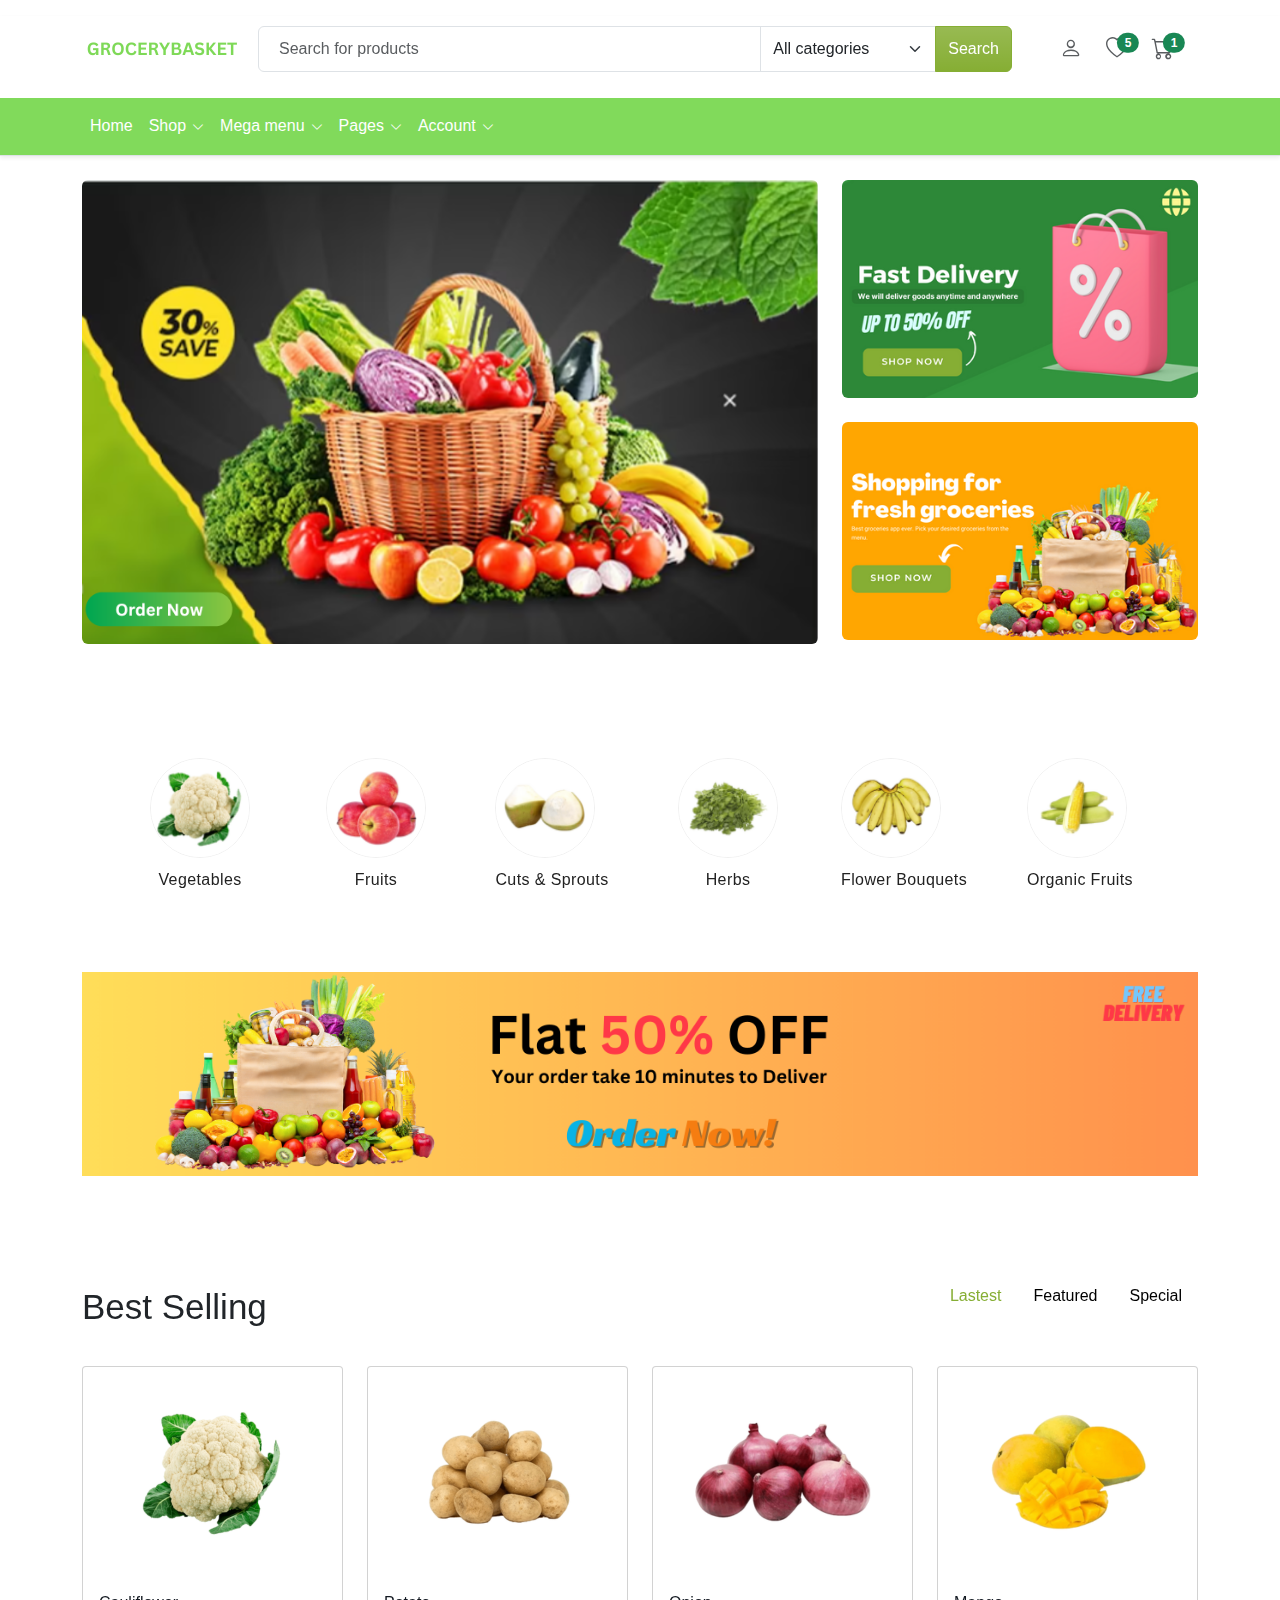
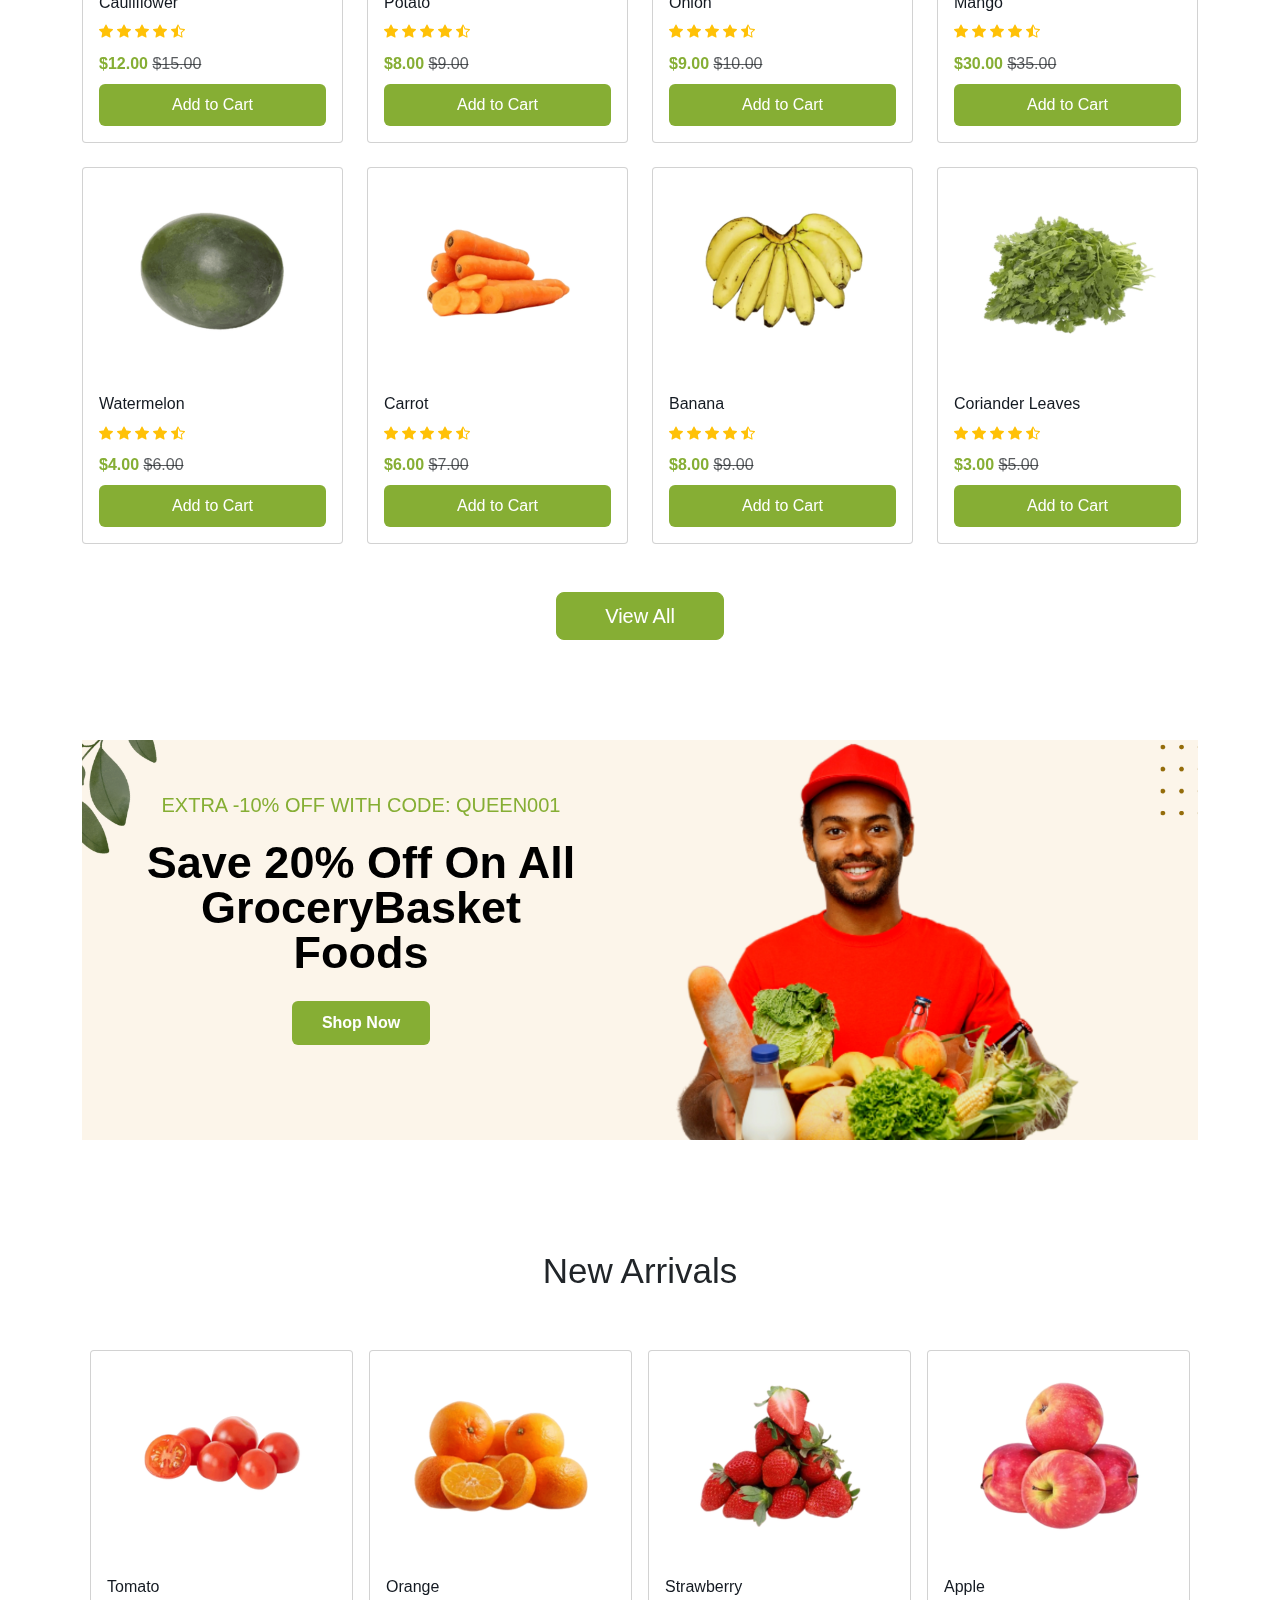
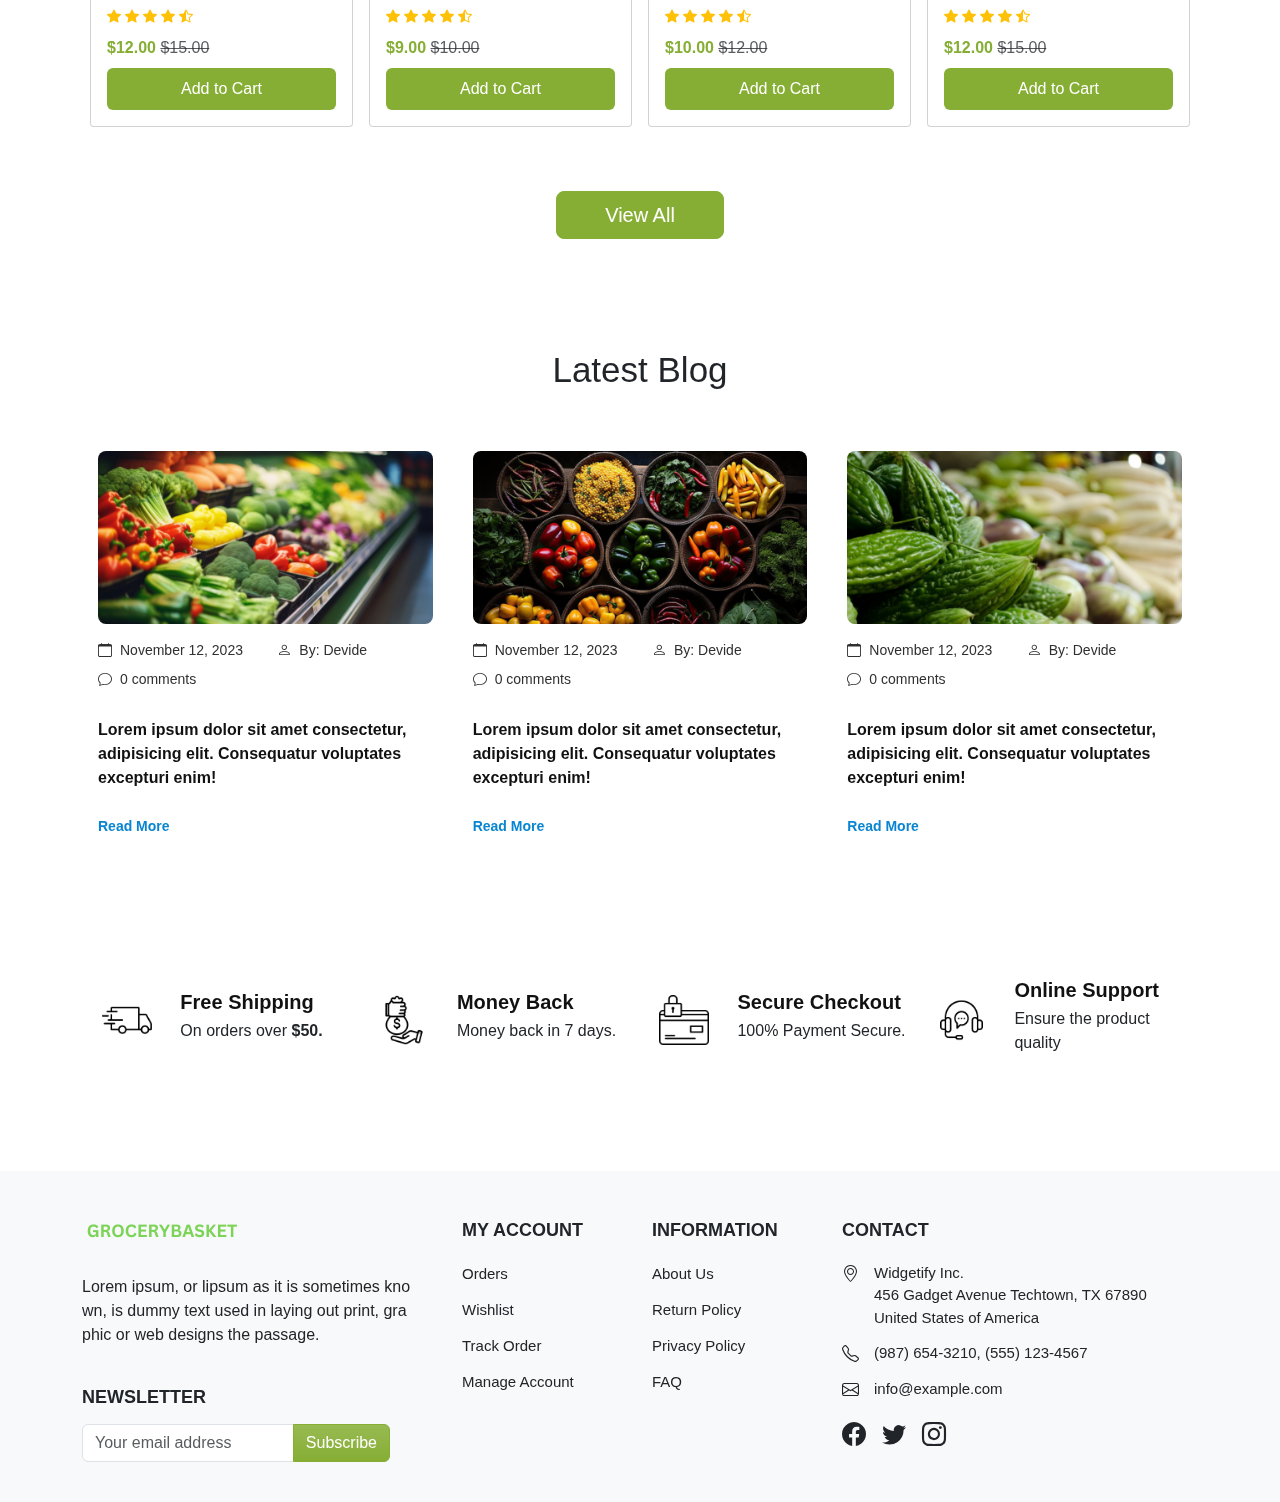
<file: index.html>
<!DOCTYPE html>
<html lang="en">
<head>
    <meta charset="UTF-8">
    <meta name="viewport" content="width=device-width, initial-scale=1.0">
    <title>GroceryBasket eCommerce</title>
    <meta name="description" content="" />
    <link rel="icon" type="image/x-icon" href="./assets/images/favicon.ico">
    <link rel="stylesheet" href="./assets/css/bootstrap.min.css">
    <link rel="stylesheet" href="./assets/font/bootstrap-icons-1.11.3/font/bootstrap-icons.min.css">
    <link rel="stylesheet" href="./assets/plugin/nice-select/nice-select.css">
    <link rel="stylesheet" href="./assets/plugin/OwlCarousel2-2.3.4/dist/assets/owl.carousel.min.css">
    <link rel="stylesheet" href="./assets/plugin/OwlCarousel2-2.3.4/dist/assets/owl.theme.default.min.css">
    <link rel="stylesheet" href="./assets/plugin/nouislider/nouislider.min.css">
    <link rel="stylesheet" href="./assets/plugin/slick/slick.css">
    <link rel="stylesheet" href="./assets/css/style.css">
</head>
<body>
      <!-- Header Section Start -->
      <header class="navigation shadow-sm border-bottom">
        <!-- Navbar Sticky -->
        <div class="navbar-sticky">
            <!-- Navbar -->
            <div class="navbar navbar-middle navbar-expand-lg mt-lg-3 ">
                <div class="container">
                    <!-- Logo -->
                    <a class="navbar-brand flex-shrink-0 " href="index.html">
                        <img src="./assets/images/logo.png" class="logo main-logo" alt="eCommerce HTML Template">
                    </a>
                    <!-- Logo -->
                    <!-- Search -->
                    <div class="input-group d-none d-lg-flex me-5">
                        <input id="searchInput" class="form-control py-10 px-20" type="text" placeholder="Search for products">
                        <select id="searchSelect" class="form-select flex-shrink-0" style="max-width: 11rem;">
                            <option>All categories</option>
                            <option>Fruits & Vegetables</option>
                            <option>Cuts & Sprouts</option>
                            <option>Exotic Fruits</option>
                            <option>Flower Bouquets</option>
                            <option>Fresh Fruits</option>
                            <option>Herbs & Seasonings</option>
                            <option>Organic Fruits</option>
                            <option>Fresh Vegetables</option>
                        </select>
                        <button type="button" class="btn btn-primary bg-gradient d-none d-lg-block">Search</button>
                    </div>
                    <!-- Search -->
                    <!-- Navbar Actions -->
                    <div class="list-inline  d-flex">
                        <div class="list-inline-item me-4">
                            <a href="login.html" class="text-muted">
                                <i class="bi bi-person"></i>
                            </a>
                        </div>
                        <div class="list-inline-item me-4">
                            <a href="wishlist.html" class="text-muted position-relative">
                                <i class="bi bi-heart"></i>
                                <span
                                    class="position-absolute top-0 start-100 translate-middle badge rounded-pill bg-success">
                                    5
                                    <span class="visually-hidden">unread messages</span>
                                </span>
                            </a>
                        </div>
                        <div class="list-inline-item me-4">
                            <a class="text-muted position-relative" href="cart.html">
                                <i class="bi bi-cart"></i>
                                <span
                                    class="position-absolute top-0 start-100 translate-middle badge rounded-pill bg-success">
                                    1
                                    <span class="visually-hidden">unread messages</span>
                                </span>
                            </a>
                        </div>
                        <div class="list-inline-item d-inline-block d-lg-none">
                            <button class="navbar-toggler border-0 collapsed" type="button" data-bs-toggle="offcanvas"
                                data-bs-target="#navbar-default" aria-controls="navbar-default"
                                aria-label="Toggle navigation">
                                <i class="bi bi-text-indent-left"></i>
                        </div>
                    </div>
                    <!-- Navbar Actions -->
                </div>
            </div>
            <!-- Navbar -->
            <!-- Navs -->
            <nav class="navbar navbar-expand-lg navbar-light navbar-default py-lg-2 py-md-0 py-0 py-sm-0  bg-color mt-lg-3" aria-label="Offcanvas navbar large">
                <div class="container">
                    <div class="offcanvas offcanvas-start" tabindex="-1" id="navbar-default" aria-labelledby="navbar-defaultLabel">
                        <div class="offcanvas-header pb-1">
                            <a href="index.html"><img src="./assets/images/logo.png" class="logo" alt="eCommerce HTML Template"></a>
                            <button type="button" class="btn-close" data-bs-dismiss="offcanvas" aria-label="Close"></button>
                        </div>
                        <div class="offcanvas-body">
                            <div class="d-block d-lg-none mb-4">
                                <div class="input-group  me-5">
                                    <input id="searchInput" class="form-control py-10 px-20" type="text" placeholder="Search for products">
                                    <select id="searchSelect" class="form-select flex-shrink-0" style="max-width: 11rem;">
                                        <option>All categories</option>
                                        <option>Fruits & Vegetables</option>
                                        <option>Notebooks</option>
                                        <option>Smartphones</option>
                                        <option>TV, Monitors</option>
                                        <option>Cameras</option>
                                        <option>Headphones</option>
                                        <option>Headsets</option>
                                        <option>Printers</option>
                                        <option>Consoles</option>
                                        <option>Games</option>
                                        <option>Storage</option>
                                    </select>
                                    <button type="button" class="btn btn-primary bg-gradient">Search</button>
                                </div>
                            </div>
                            <div>
                                <ul class="navbar-nav align-items-center">
                                    <li class="nav-item dropdown w-100 w-lg-auto">
                                        <a class="nav-link" href="index.html">Home</a>
                                    </li>
                                    <li class="nav-item dropdown w-100 w-lg-auto">
                                        <a class="nav-link dropdown-toggle" href="#" role="button" data-bs-toggle="dropdown" aria-expanded="false">Shop</a>
                                        <ul class="dropdown-menu">
                                            <li><a class="dropdown-item" href="shop.html">Shop Page - Filter</a></li>
                                            <li><a class="dropdown-item" href="shop-single.html">Shop Single</a></li>
                                            <li><a class="dropdown-item" href="wishlist.html">Shop Wishlist</a></li>
                                            <li><a class="dropdown-item" href="cart.html">Shop Cart</a></li>
                                            <li><a class="dropdown-item" href="checkout.html">Shop Checkout</a></li>
                                        </ul>
                                    </li>
                                    <li class="nav-item dropdown w-100 w-lg-auto dropdown-fullwidth">
                                        <a class="nav-link dropdown-toggle" href="#" role="button" data-bs-toggle="dropdown" aria-expanded="false">Mega menu</a>
                                        <div class="dropdown-menu pb-0">
                                            <div class="row p-2 p-lg-4">
                                                <div class="col-lg-3 col-12 mb-4 mb-lg-0">
                                                    <h6 class="text-primary ps-3">Fruits & Vegetables</h6>
                                                    <a class="dropdown-item" href="#">Cuts & Sprouts</a>
                                                    <a class="dropdown-item" href="#">Exotic Fruits & Veggies</a>
                                                    <a class="dropdown-item" href="#">Flower Bouquets, Bunches</a>
                                                    <a class="dropdown-item" href="#">Fresh Fruits</a>
                                                    <a class="dropdown-item" href="#">Fresh Vegetables</a>
                                                    <a class="dropdown-item" href="#">Herbs & Seasonings</a>
                                                    <a class="dropdown-item" href="#">Organic Fruits</a>
                                                    <a class="dropdown-item" href="#">Organic Vegetables</a>
                                                </div>
                                                <div class="col-lg-3 col-12 mb-4 mb-lg-0">
                                                    <h6 class="text-primary ps-3">Foodgrains, Oil & Masala</h6>
                                                    <a class="dropdown-item" href="#">Atta, Flours & Sooji</a>
                                                    <a class="dropdown-item" href="#">Dals & Pulses</a>
                                                    <a class="dropdown-item" href="#">Dry Fruits</a>
                                                    <a class="dropdown-item" href="#">Edible Oils & Ghee</a>
                                                    <a class="dropdown-item" href="#">Masalas & Spices</a>
                                                    <a class="dropdown-item" href="#">Organic Staples</a>
                                                    <a class="dropdown-item" href="#">Rice & Rice Products</a>
                                                    <a class="dropdown-item" href="#">Salt, Sugar & Jaggery</a>
                                                </div>
                                                <div class="col-lg-3 col-12 mb-4 mb-lg-0">
                                                    <h6 class="text-primary ps-3">Bakery, Cakes & Dairy</h6>
                                                    <a class="dropdown-item" href="#">Appliances & Electricals</a>
                                                    <a class="dropdown-item" href="#">Breads & Buns</a>
                                                    <a class="dropdown-item" href="#">Cakes & Pastries</a>
                                                    <a class="dropdown-item" href="#">Cookies, Rusk & Khari</a>
                                                    <a class="dropdown-item" href="#">Dairy</a>
                                                    <a class="dropdown-item" href="#">Gourmet Breads</a>
                                                    <a class="dropdown-item" href="#">Ice Creams & Desserts</a>
                                                    <a class="dropdown-item" href="#">Non Dairy</a>
                                                </div>
                                                <div class="col-lg-3 col-12 mb-4 mb-lg-0 menu-offer">
                                                    <div class="position-relative shine">
                                                        <img src="./assets/images/category/special-offer.png" class="rounded w-100" alt="eCommerce HTML Template">
                                                        <div class="position-absolute ps-6 mt-8 top-0 p-4">
                                                            <h5 class="mb-0">
                                                                Dont miss this
                                                                <br>
                                                                offer today.
                                                            </h5>
                                                            <a href="#" class="btn btn-cart btn-sm mt-3">Shop Now</a>
                                                        </div>
                                                    </div>
                                                </div>
                                            </div>
                                        </div>
                                    </li>
                                    <li class="nav-item dropdown w-100 w-lg-auto">
                                        <a class="nav-link dropdown-toggle" href="#" role="button" data-bs-toggle="dropdown" aria-expanded="false">Pages</a>
                                        <ul class="dropdown-menu">
                                            <li><a class="dropdown-item" href="blog.html">Blog</a></li>
                                            <li><a class="dropdown-item" href="blog-single.html">Blog Single</a>
                                            </li>
                                            <li><a class="dropdown-item" href="about.html">About us</a></li>
                                            <li><a class="dropdown-item" href="contact.html">Contact</a></li>
                                        </ul>
                                    </li>
                                    <li class="nav-item dropdown w-100 w-lg-auto">
                                        <a class="nav-link dropdown-toggle" href="#" role="button" data-bs-toggle="dropdown" aria-expanded="false">Account</a>
                                            <ul class="dropdown-menu">
                                                <li><a class="dropdown-item" href="login.html">Sign in</a></li>
                                                <li><a class="dropdown-item" href="signup.html">Signup</a></li>
                                                <li><a class="dropdown-item" href="forgot-password.html">Forgot Password</a></li>
                                            </ul>
                                    </li>
                                    
                                </ul>
                            </div>
                        </div>
                    </div>
                </div>
            </nav>
            <!-- Navs -->
        </div>
        <!-- Navbar Sticky -->
    </header>
    <!-- Header Section End -->
    
    <!-- Banner Slider -->
        <div class="banner py-4">
            <div class="container">
                 <div class="row">
                     <div class="col-lg-8 col-md-8 col-sm-12 col-12">
                        <div class="owl-carousel owl-theme banner-slider">
                            <div> <img src="./assets/images/banner/1.png" class="rounded" alt="eCommerce Template"> </div>
                            <div> <img src="./assets/images/banner/2.png" class="rounded" alt="eCommerce Template"> </div>
                        </div>
                     </div>
                     <div class="col-lg-4 col-md-4 col-sm-12 col-12">
                          <div class="mb-4 shine">
                             <a href="#">
                                 <img src="./assets/images/banner/5.png"  class="rounded w-100" alt="eCommerce Template">
                             </a>
                          </div>
                          <div class="text-center shine">
                            <a href="#">
                                <img src="./assets/images/banner/6.png" class="rounded w-100" alt="eCommerce Template">
                            </a>
                        </div>
                     </div>
                 </div>
            </div>
        </div>
    <!-- End Banner Slider -->  

     <!-- Categories Section -->
     <div class="category-list mt-50">
        <div class="container">
             <div class="category-container">
                <div class="owl-carousel category-slider">
                    <div class="item"> 
                         <div>
                             <a href="#">
                                <img src="./assets/images/category/1.png" class="img-fluid" alt="eCommerce Template"> 
                                <span class="d-block category-title">Vegetables</span>
                            </a>
                         </div>
                    </div>
                    <div class="item"> 
                        <div>
                            <a href="#">
                               <img src="./assets/images/category/2.png" class="img-fluid" alt="eCommerce Template"> 
                               <span class="d-block category-title">Fruits</span>
                           </a>
                        </div>
                   </div>
                   <div class="item"> 
                    <div>
                        <a href="#">
                        <img src="./assets/images/category/3.png" class="img-fluid" alt="eCommerce Template"> 
                        <span class="d-block category-title">Cuts & Sprouts</span>
                    </a>
                    </div>
                </div>
                   <div class="item"> 
                    <div>
                        <a href="#">
                           <img src="./assets/images/category/4.png" class="img-fluid" alt="eCommerce Template"> 
                           <span class="d-block category-title">Herbs</span>
                       </a>
                    </div>
               </div>
               <div class="item"> 
                <div>
                    <a href="#">
                       <img src="./assets/images/category/5.png" class="img-fluid" alt="eCommerce Template"> 
                       <span class="d-block category-title">Flower Bouquets</span>
                   </a>
                </div>
           </div>
           <div class="item"> 
                <div>
                    <a href="#">
                    <img src="./assets/images/category/6.png" class="img-fluid" alt="eCommerce Template"> 
                    <span class="d-block category-title">Organic Fruits</span>
                </a>
                </div>
            </div>
            <div class="item"> 
                <div>
                    <a href="#">
                    <img src="./assets/images/category/7.png" class="img-fluid" alt="eCommerce Template"> 
                    <span class="d-block category-title">Dry Fruits</span>
                </a>
                </div>
            </div>
                </div>
             </div>
        </div>
    </div>
    <!-- End Categories Section -->

     <!-- Offer Section -->
     <div class="offer-section mt-50">
        <div class="container">
             <div class="offer-container">
                <div class="shine">
                    <a href="#">
                        <img src="./assets/images/banner/3.png" class="w-100" alt="eCommerce Template">
                    </a>
                </div>
            </div>
       </div>
    </div>
     <!-- End Offer Section -->

     <!-- Product Section -->
     <div class="product mt-100">
        <div class="container">
            <div class="d-block d-sm-block d-md-flex d-lg-flex justify-content-between">
                <h2 class="product-section-title">Best Selling</h2>
                <div>
                    <ul class="nav nav-pills" id="pills-tab" role="tablist">
                        <li class="nav-item" role="presentation">
                            <button class="nav-link active" id="pills-lastest-tab" data-bs-toggle="pill"
                                data-bs-target="#pills-lastest" type="button" role="tab" aria-controls="pills-lastest"
                                aria-selected="true">Lastest</button>
                        </li>
                        <li class="nav-item" role="presentation">
                            <button class="nav-link" id="pills-popularity-tab" data-bs-toggle="pill"
                                data-bs-target="#pills-popularity" type="button" role="tab"
                                aria-controls="pills-popularity" aria-selected="false">Featured</button>
                        </li>
                        <li class="nav-item" role="presentation">
                            <button class="nav-link" id="pills-top-tab" data-bs-toggle="pill"
                                data-bs-target="#pills-top" type="button" role="tab" aria-controls="pills-top"
                                aria-selected="false">Special</button>
                        </li>
                    </ul>
                </div>
            </div>
            <div class="tab-content" id="pills-tabContent">
                <div class="tab-pane fade show active" id="pills-lastest" role="tabpanel"  aria-labelledby="pills-lastest-tab" tabindex="0">
                    <div class="product">
                        <div class="row g-4 row-cols-xl-4 row-cols-lg-3 row-cols-2 row-cols-sm-2 row-cols-md-2 mt-1">
                                <div class="col">
                                    <div class="card product-card">
                                        <a href="shop-single.html">
                                            <img src="./assets/images/product/Cauliflower-first.png" class="card-img-top image-first" alt="eCommerce Template">
                                            <img src="./assets/images/product/Cauliflower-second.png" class="card-img-top image-second" alt="eCommerce Template">
                                        </a>
                                        <div class="card-body pt-0">
                                            <div class="icons">
                                                <a href="#" data-bs-toggle="tooltip" data-bs-placement="left" title="Wishlist"><i
                                                        class="bi bi-heart"></i> </a>
                                                <a href="#" data-bs-toggle="tooltip" data-bs-placement="left" title="Quick view"><i
                                                        class="bi bi-eye"></i></a>
                                                <a href="#" data-bs-toggle="tooltip" data-bs-placement="left" title="Compare"><i
                                                        class="bi bi-arrow-left-right"></i> </a>
                                            </div>
                                            <span class="discount-badge">20% OFF</span>
                                        </div>
                                        <div class="product-price px-3 pb-2">
                                            <h5 class="card-title"><a href="shop-single.html">
                                                Cauliflower
                                            </a>
                                        </h5>
                                            <div class="mb-2">
                                                <small class="text-warning">
                                                    <i class="bi bi-star-fill"></i>
                                                    <i class="bi bi-star-fill"></i>
                                                    <i class="bi bi-star-fill"></i>
                                                    <i class="bi bi-star-fill"></i>
                                                    <i class="bi bi-star-half"></i>
                                                </small>
                                            </div>
                                            <div class="d-block">
                                                <span class="sell-price">$12.00</span>
                                                <span class="text-muted strike-through"><s>$15.00</s></span>
                                            </div>
                                        </div>
                                        <div class="product-footer">
                                            <a href="cart.html" class="d-block rounded py-2 text-center border mx-3 mb-3 btn-cart">Add to Cart</a>
                                        </div>
                                    </div>
                                </div>
                                <div class="col">
                                    <div class="card product-card">
                                        <a href="shop-single.html">
                                            <img src="./assets/images/product/potato-first.png" class="card-img-top image-first" alt="eCommerce Template">
                                            <img src="./assets/images/product/potato-second.png" class="card-img-top image-second" alt="eCommerce Template">
                                        </a>
                                        <div class="card-body pt-0">
                                            <div class="icons">
                                                <a href="#" data-bs-toggle="tooltip" data-bs-placement="left" title="Wishlist"><i
                                                        class="bi bi-heart"></i> </a>
                                                <a href="#" data-bs-toggle="tooltip" data-bs-placement="left" title="Quick view"><i
                                                        class="bi bi-eye"></i></a>
                                                <a href="#" data-bs-toggle="tooltip" data-bs-placement="left" title="Compare"><i
                                                        class="bi bi-arrow-left-right"></i> </a>
                                            </div>
                                            <span class="discount-badge">10% OFF</span>
                                        </div>
                                        <div class="product-price px-3 pb-2">
                                            <h5 class="card-title"><a href="shop-single.html">
                                                Potato
                                            </a>
                                        </h5>
                                            <div class="mb-2">
                                                <small class="text-warning">
                                                    <i class="bi bi-star-fill"></i>
                                                    <i class="bi bi-star-fill"></i>
                                                    <i class="bi bi-star-fill"></i>
                                                    <i class="bi bi-star-fill"></i>
                                                    <i class="bi bi-star-half"></i>
                                                </small>
                                            </div>
                                            <div class="d-block">
                                                <span class="sell-price">$8.00</span>
                                                <span class="text-muted strike-through"><s>$9.00</s></span>
                                            </div>
                                        </div>
                                        <div class="product-footer">
                                            <a href="cart.html" class="d-block rounded py-2 text-center border mx-3 mb-3 btn-cart">Add to Cart</a>
                                        </div>
                                    </div>
                                </div>
                                <div class="col">
                                    <div class="card product-card">
                                        <a href="shop-single.html">
                                            <img src="./assets/images/product/onion-first.png" class="card-img-top image-first" alt="eCommerce Template">
                                            <img src="./assets/images/product/onion-second.png" class="card-img-top image-second" alt="eCommerce Template">
                                        </a>
                                        <div class="card-body pt-0">
                                            <div class="icons">
                                                <a href="#" data-bs-toggle="tooltip" data-bs-placement="left" title="Wishlist"><i
                                                        class="bi bi-heart"></i> </a>
                                                <a href="#" data-bs-toggle="tooltip" data-bs-placement="left" title="Quick view"><i
                                                        class="bi bi-eye"></i></a>
                                                <a href="#" data-bs-toggle="tooltip" data-bs-placement="left" title="Compare"><i
                                                        class="bi bi-arrow-left-right"></i> </a>
                                            </div>
                                            <span class="discount-badge">5% OFF</span>
                                        </div>
                                        <div class="product-price px-3 pb-2">
                                            <h5 class="card-title"><a href="shop-single.html">
                                                Onion
                                            </a>
                                        </h5>
                                            <div class="mb-2">
                                                <small class="text-warning">
                                                    <i class="bi bi-star-fill"></i>
                                                    <i class="bi bi-star-fill"></i>
                                                    <i class="bi bi-star-fill"></i>
                                                    <i class="bi bi-star-fill"></i>
                                                    <i class="bi bi-star-half"></i>
                                                </small>
                                            </div>
                                            <div class="d-block">
                                                <span class="sell-price">$9.00</span>
                                                <span class="text-muted strike-through"><s>$10.00</s></span>
                                            </div>
                                        </div>
                                        <div class="product-footer">
                                            <a href="cart.html" class="d-block rounded py-2 text-center border mx-3 mb-3 btn-cart">Add to Cart</a>
                                        </div>
                                    </div>
                                </div>
                                <div class="col">
                                    <div class="card product-card">
                                        <a href="shop-single.html">
                                            <img src="./assets/images/product/Mango-first.png" class="card-img-top image-first" alt="eCommerce Template">
                                            <img src="./assets/images/product/Mango-second.png" class="card-img-top image-second" alt="eCommerce Template">
                                        </a>
                                        <div class="card-body pt-0">
                                            
                                            <div class="icons">
                                                <a href="#" data-bs-toggle="tooltip" data-bs-placement="left" title="Wishlist"><i
                                                        class="bi bi-heart"></i> </a>
                                                <a href="#" data-bs-toggle="tooltip" data-bs-placement="left" title="Quick view"><i
                                                        class="bi bi-eye"></i></a>
                                                <a href="#" data-bs-toggle="tooltip" data-bs-placement="left" title="Compare"><i
                                                        class="bi bi-arrow-left-right"></i> </a>
                                            </div>
                                            <span class="discount-badge">30% OFF</span>
                                        </div>
                                        <div class="product-price px-3 pb-2">
                                            <h5 class="card-title"><a href="shop-single.html">
                                                Mango
                                            </a>
                                        </h5>
                                            <div class="mb-2">
                                                <small class="text-warning">
                                                    <i class="bi bi-star-fill"></i>
                                                    <i class="bi bi-star-fill"></i>
                                                    <i class="bi bi-star-fill"></i>
                                                    <i class="bi bi-star-fill"></i>
                                                    <i class="bi bi-star-half"></i>
                                                </small>
                                            </div>
                                            <div class="d-block">
                                                <span class="sell-price">$30.00</span>
                                                <span class="text-muted strike-through"><s>$35.00</s></span>
                                            </div>
                                        </div>
                                        <div class="product-footer">
                                            <a href="cart.html" class="d-block rounded py-2 text-center border mx-3 mb-3 btn-cart">Add to Cart</a>
                                        </div>
                                    </div>
                                </div>
                                <div class="col">
                                    <div class="card product-card">
                                        <a href="shop-single.html">
                                            <img src="./assets/images/product/Watermelon-first.png" class="card-img-top image-first" alt="eCommerce Template">
                                            <img src="./assets/images/product/Watermelon-second.png" class="card-img-top image-second" alt="eCommerce Template">
                                        </a>
                                        <div class="card-body pt-0">
                                            <div class="icons">
                                                <a href="#" data-bs-toggle="tooltip" data-bs-placement="left" title="Wishlist"><i
                                                        class="bi bi-heart"></i> </a>
                                                <a href="#" data-bs-toggle="tooltip" data-bs-placement="left" title="Quick view"><i
                                                        class="bi bi-eye"></i></a>
                                                <a href="#" data-bs-toggle="tooltip" data-bs-placement="left" title="Compare"><i
                                                        class="bi bi-arrow-left-right"></i> </a>
                                            </div>
                                            <span class="discount-badge">10% OFF</span>
                                        </div>
                                        <div class="product-price px-3 pb-2">
                                            <h5 class="card-title"><a href="shop-single.html">
                                                Watermelon
                                            </a>
                                        </h5>
                                            <div class="mb-2">
                                                <small class="text-warning">
                                                    <i class="bi bi-star-fill"></i>
                                                    <i class="bi bi-star-fill"></i>
                                                    <i class="bi bi-star-fill"></i>
                                                    <i class="bi bi-star-fill"></i>
                                                    <i class="bi bi-star-half"></i>
                                                </small>
                                            </div>
                                            <div class="d-block">
                                                <span class="sell-price">$4.00</span>
                                                <span class="text-muted strike-through"><s>$6.00</s></span>
                                            </div>
                                        </div>
                                        <div class="product-footer">
                                            <a href="cart.html" class="d-block rounded py-2 text-center border mx-3 mb-3 btn-cart">Add to Cart</a>
                                        </div>
                                    </div>
                                </div>
                                <div class="col">
                                    <div class="card product-card">
                                        <a href="shop-single.html">
                                            <img src="./assets/images/product/Carrot-first.png" class="card-img-top image-first" alt="eCommerce Template">
                                            <img src="./assets/images/product/Carrot-second.png" class="card-img-top image-second" alt="eCommerce Template">
                                        </a>
                                        <div class="card-body pt-0">
                                            <div class="icons">
                                                <a href="#" data-bs-toggle="tooltip" data-bs-placement="left" title="Wishlist"><i
                                                        class="bi bi-heart"></i> </a>
                                                <a href="#" data-bs-toggle="tooltip" data-bs-placement="left" title="Quick view"><i
                                                        class="bi bi-eye"></i></a>
                                                <a href="#" data-bs-toggle="tooltip" data-bs-placement="left" title="Compare"><i
                                                        class="bi bi-arrow-left-right"></i> </a>
                                            </div>
                                            <span class="discount-badge">30% OFF</span>
                                        </div>
                                        <div class="product-price px-3 pb-2">
                                            <h5 class="card-title"><a href="shop-single.html">
                                                Carrot
                                            </a>
                                        </h5>
                                            <div class="mb-2">
                                                <small class="text-warning">
                                                    <i class="bi bi-star-fill"></i>
                                                    <i class="bi bi-star-fill"></i>
                                                    <i class="bi bi-star-fill"></i>
                                                    <i class="bi bi-star-fill"></i>
                                                    <i class="bi bi-star-half"></i>
                                                </small>
                                            </div>
                                            <div class="d-block">
                                                <span class="sell-price">$6.00</span>
                                                <span class="text-muted strike-through"><s>$7.00</s></span>
                                            </div>
                                        </div>
                                        <div class="product-footer">
                                            <a href="cart.html" class="d-block rounded py-2 text-center border mx-3 mb-3 btn-cart">Add to Cart</a>
                                        </div>
                                    </div>
                                </div>
                                <div class="col">
                                    <div class="card product-card">
                                        <a href="shop-single.html">
                                            <img src="./assets/images/product/banana-first.png" class="card-img-top image-first" alt="eCommerce Template">
                                            <img src="./assets/images/product/banana-second.png" class="card-img-top image-second" alt="eCommerce Template">
                                        </a>
                                        <div class="card-body pt-0">
                                            <div class="icons">
                                                <a href="#" data-bs-toggle="tooltip" data-bs-placement="left" title="Wishlist"><i
                                                        class="bi bi-heart"></i> </a>
                                                <a href="#" data-bs-toggle="tooltip" data-bs-placement="left" title="Quick view"><i
                                                        class="bi bi-eye"></i></a>
                                                <a href="#" data-bs-toggle="tooltip" data-bs-placement="left" title="Compare"><i
                                                        class="bi bi-arrow-left-right"></i> </a>
                                            </div>
                                            <span class="discount-badge">10% OFF</span>
                                        </div>
                                        <div class="product-price px-3 pb-2">
                                            <h5 class="card-title"><a href="shop-single.html">
                                                Banana
                                            </a>
                                        </h5>
                                            <div class="mb-2">
                                                <small class="text-warning">
                                                    <i class="bi bi-star-fill"></i>
                                                    <i class="bi bi-star-fill"></i>
                                                    <i class="bi bi-star-fill"></i>
                                                    <i class="bi bi-star-fill"></i>
                                                    <i class="bi bi-star-half"></i>
                                                </small>
                                            </div>
                                            <div class="d-block">
                                                <span class="sell-price">$8.00</span>
                                                <span class="text-muted strike-through"><s>$9.00</s></span>
                                            </div>
                                        </div>
                                        <div class="product-footer">
                                            <a href="cart.html" class="d-block rounded py-2 text-center border mx-3 mb-3 btn-cart">Add to Cart</a>
                                        </div>
                                    </div>
                                </div>
                                <div class="col">
                                    <div class="card product-card">
                                        <a href="shop-single.html">
                                            <img src="./assets/images/product/coriander-leaves-first.png" class="card-img-top image-first" alt="eCommerce Template">
                                            <img src="./assets/images/product/coriander-leaves-second.png" class="card-img-top image-second" alt="eCommerce Template">
                                        </a>
                                        <div class="card-body pt-0">
                                            <div class="icons">
                                                <a href="#" data-bs-toggle="tooltip" data-bs-placement="left" title="Wishlist"><i
                                                        class="bi bi-heart"></i> </a>
                                                <a href="#" data-bs-toggle="tooltip" data-bs-placement="left" title="Quick view"><i
                                                        class="bi bi-eye"></i></a>
                                                <a href="#" data-bs-toggle="tooltip" data-bs-placement="left" title="Compare"><i
                                                        class="bi bi-arrow-left-right"></i> </a>
                                            </div>
                                            <span class="discount-badge">30% OFF</span>
                                        </div>
                                        <div class="product-price px-3 pb-2">
                                            <h5 class="card-title"><a href="shop-single.html">
                                                Coriander Leaves
                                            </a>
                                        </h5>
                                            <div class="mb-2">
                                                <small class="text-warning">
                                                    <i class="bi bi-star-fill"></i>
                                                    <i class="bi bi-star-fill"></i>
                                                    <i class="bi bi-star-fill"></i>
                                                    <i class="bi bi-star-fill"></i>
                                                    <i class="bi bi-star-half"></i>
                                                </small>
                                            </div>
                                            <div class="d-block">
                                                <span class="sell-price">$3.00</span>
                                                <span class="text-muted strike-through"><s>$5.00</s></span>
                                            </div>
                                        </div>
                                        <div class="product-footer">
                                            <a href="cart.html" class="d-block rounded py-2 text-center border mx-3 mb-3 btn-cart">Add to Cart</a>
                                        </div>
                                    </div>
                                </div>
                        </div>
                    </div>
                    <div class="text-center mt-5">
                        <a href="#" class="btn btn-lg btn-primary text-white px-5">View All</a>
                    </div>
                </div>
                <div class="tab-pane fade" id="pills-popularity" role="tabpanel" aria-labelledby="pills-popularity-tab" tabindex="0">
                    <div class="product">
                        <div class="row g-4 row-cols-xl-4 row-cols-lg-3 row-cols-2 row-cols-md-2 mt-1">
                                <div class="col">
                                    <div class="card product-card">
                                        <a href="shop-single.html">
                                            <img src="./assets/images/product/Apple-first.png" class="card-img-top image-first" alt="eCommerce Template">
                                            <img src="./assets/images/product/Apple-second.png" class="card-img-top image-second" alt="eCommerce Template">
                                        </a>
                                        <div class="card-body pt-0">
                                            <div class="icons">
                                                <a href="#" data-bs-toggle="tooltip" data-bs-placement="left" title="Wishlist"><i
                                                        class="bi bi-heart"></i> </a>
                                                <a href="#" data-bs-toggle="tooltip" data-bs-placement="left" title="Quick view"><i
                                                        class="bi bi-eye"></i></a>
                                                <a href="#" data-bs-toggle="tooltip" data-bs-placement="left" title="Compare"><i
                                                        class="bi bi-arrow-left-right"></i> </a>
                                            </div>
                                            <span class="discount-badge">20% OFF</span>
                                        </div>
                                        <div class="product-price px-3 pb-2">
                                            <h5 class="card-title"><a href="shop-single.html">
                                                Apple
                                            </a>
                                        </h5>
                                            <div class="mb-2">
                                                <small class="text-warning">
                                                    <i class="bi bi-star-fill"></i>
                                                    <i class="bi bi-star-fill"></i>
                                                    <i class="bi bi-star-fill"></i>
                                                    <i class="bi bi-star-fill"></i>
                                                    <i class="bi bi-star-half"></i>
                                                </small>
                                            </div>
                                            <div class="d-block">
                                                <span class="sell-price">$6.00</span>
                                                <span class="text-muted strike-through"><s>$8.00</s></span>
                                            </div>
                                        </div>
                                        <div class="product-footer">
                                            <a href="cart.html" class="d-block rounded py-2 text-center border mx-3 mb-3 btn-cart">Add to Cart</a>
                                        </div>
                                    </div>
                                </div>
                                <div class="col">
                                    <div class="card product-card">
                                        <a href="shop-single.html">
                                            <img src="./assets/images/product/Chilli-first.png" class="card-img-top image-first" alt="eCommerce Template">
                                            <img src="./assets/images/product/Chilli-second.png" class="card-img-top image-second" alt="eCommerce Template">
                                        </a>
                                        <div class="card-body pt-0">
                                            <div class="icons">
                                                <a href="#" data-bs-toggle="tooltip" data-bs-placement="left" title="Wishlist"><i
                                                        class="bi bi-heart"></i> </a>
                                                <a href="#" data-bs-toggle="tooltip" data-bs-placement="left" title="Quick view"><i
                                                        class="bi bi-eye"></i></a>
                                                <a href="#" data-bs-toggle="tooltip" data-bs-placement="left" title="Compare"><i
                                                        class="bi bi-arrow-left-right"></i> </a>
                                            </div>
                                            <span class="discount-badge">10% OFF</span>
                                        </div>
                                        <div class="product-price px-3 pb-2">
                                            <h5 class="card-title"><a href="shop-single.html">
                                                Chilli
                                            </a>
                                        </h5>
                                            <div class="mb-2">
                                                <small class="text-warning">
                                                    <i class="bi bi-star-fill"></i>
                                                    <i class="bi bi-star-fill"></i>
                                                    <i class="bi bi-star-fill"></i>
                                                    <i class="bi bi-star-fill"></i>
                                                    <i class="bi bi-star-half"></i>
                                                </small>
                                            </div>
                                            <div class="d-block">
                                                <span class="sell-price">$12.00</span>
                                                <span class="text-muted strike-through"><s>$15.00</s></span>
                                            </div>
                                        </div>
                                        <div class="product-footer">
                                            <a href="cart.html" class="d-block rounded py-2 text-center border mx-3 mb-3 btn-cart">Add to Cart</a>
                                        </div>
                                    </div>
                                </div>
                                <div class="col">
                                    <div class="card product-card">
                                        <a href="shop-single.html">
                                            <img src="./assets/images/product/Coconut-first.png" class="card-img-top image-first" alt="eCommerce Template">
                                            <img src="./assets/images/product/Coconut-second.png" class="card-img-top image-second" alt="eCommerce Template">
                                        </a>
                                        <div class="card-body pt-0">
                                            <div class="icons">
                                                <a href="#" data-bs-toggle="tooltip" data-bs-placement="left" title="Wishlist"><i
                                                        class="bi bi-heart"></i> </a>
                                                <a href="#" data-bs-toggle="tooltip" data-bs-placement="left" title="Quick view"><i
                                                        class="bi bi-eye"></i></a>
                                                <a href="#" data-bs-toggle="tooltip" data-bs-placement="left" title="Compare"><i
                                                        class="bi bi-arrow-left-right"></i> </a>
                                            </div>
                                            <span class="discount-badge">5% OFF</span>
                                        </div>
                                        <div class="product-price px-3 pb-2">
                                            <h5 class="card-title"><a href="shop-single.html">
                                                Coconut
                                            </a>
                                        </h5>
                                            <div class="mb-2">
                                                <small class="text-warning">
                                                    <i class="bi bi-star-fill"></i>
                                                    <i class="bi bi-star-fill"></i>
                                                    <i class="bi bi-star-fill"></i>
                                                    <i class="bi bi-star-fill"></i>
                                                    <i class="bi bi-star-half"></i>
                                                </small>
                                            </div>
                                            <div class="d-block">
                                                <span class="sell-price">$14.00</span>
                                                <span class="text-muted strike-through"><s>$15.00</s></span>
                                            </div>
                                        </div>
                                        <div class="product-footer">
                                            <a href="cart.html" class="d-block rounded py-2 text-center border mx-3 mb-3 btn-cart">Add to Cart</a>
                                        </div>
                                    </div>
                                </div>
                                <div class="col">
                                    <div class="card product-card">
                                        <a href="shop-single.html">
                                            <img src="./assets/images/product/Cucumber-first.png" class="card-img-top image-first" alt="eCommerce Template">
                                            <img src="./assets/images/product/Cucumber-second.png" class="card-img-top image-second" alt="eCommerce Template">
                                        </a>
                                        <div class="card-body pt-0">
                                            <div class="icons">
                                                <a href="#" data-bs-toggle="tooltip" data-bs-placement="left" title="Wishlist"><i
                                                        class="bi bi-heart"></i> </a>
                                                <a href="#" data-bs-toggle="tooltip" data-bs-placement="left" title="Quick view"><i
                                                        class="bi bi-eye"></i></a>
                                                <a href="#" data-bs-toggle="tooltip" data-bs-placement="left" title="Compare"><i
                                                        class="bi bi-arrow-left-right"></i> </a>
                                            </div>
                                            <span class="discount-badge">30% OFF</span>
                                        </div>
                                        <div class="product-price px-3 pb-2">
                                            <h5 class="card-title"><a href="shop-single.html">
                                                Cucumber
                                            </a>
                                        </h5>
                                            <div class="mb-2">
                                                <small class="text-warning">
                                                    <i class="bi bi-star-fill"></i>
                                                    <i class="bi bi-star-fill"></i>
                                                    <i class="bi bi-star-fill"></i>
                                                    <i class="bi bi-star-fill"></i>
                                                    <i class="bi bi-star-half"></i>
                                                </small>
                                            </div>
                                            <div class="d-block">
                                                <span class="sell-price">$8.00</span>
                                                <span class="text-muted strike-through"><s>$9.00</s></span>
                                            </div>
                                        </div>
                                        <div class="product-footer">
                                            <a href="cart.html" class="d-block rounded py-2 text-center border mx-3 mb-3 btn-cart">Add to Cart</a>
                                        </div>
                                    </div>
                                </div>
                                <div class="col">
                                    <div class="card product-card">
                                        <a href="shop-single.html">
                                            <img src="./assets/images/product/Grapes-first.png" class="card-img-top image-first" alt="eCommerce Template">
                                            <img src="./assets/images/product/Grapes-second.png" class="card-img-top image-second" alt="eCommerce Template">
                                        </a>
                                        <div class="card-body pt-0">
                                            <div class="icons">
                                                <a href="#" data-bs-toggle="tooltip" data-bs-placement="left" title="Wishlist"><i
                                                        class="bi bi-heart"></i> </a>
                                                <a href="#" data-bs-toggle="tooltip" data-bs-placement="left" title="Quick view"><i
                                                        class="bi bi-eye"></i></a>
                                                <a href="#" data-bs-toggle="tooltip" data-bs-placement="left" title="Compare"><i
                                                        class="bi bi-arrow-left-right"></i> </a>
                                            </div>
                                            <span class="discount-badge">10% OFF</span>
                                        </div>
                                        <div class="product-price px-3 pb-2">
                                            <h5 class="card-title"><a href="shop-single.html">
                                                Grapes
                                            </a>
                                        </h5>
                                            <div class="mb-2">
                                                <small class="text-warning">
                                                    <i class="bi bi-star-fill"></i>
                                                    <i class="bi bi-star-fill"></i>
                                                    <i class="bi bi-star-fill"></i>
                                                    <i class="bi bi-star-fill"></i>
                                                    <i class="bi bi-star-half"></i>
                                                </small>
                                            </div>
                                            <div class="d-block">
                                                <span class="sell-price">$21.00</span>
                                                <span class="text-muted strike-through"><s>$24.00</s></span>
                                            </div>
                                        </div>
                                        <div class="product-footer">
                                            <a href="cart.html" class="d-block rounded py-2 text-center border mx-3 mb-3 btn-cart">Add to Cart</a>
                                        </div>
                                    </div>
                                </div>
                                <div class="col">
                                    <div class="card product-card">
                                        <a href="shop-single.html">
                                            <img src="./assets/images/product/Lettuce-Romaine-first.png" class="card-img-top image-first" alt="eCommerce Template">
                                            <img src="./assets/images/product/Lettuce-Romaine-second.png" class="card-img-top image-second" alt="eCommerce Template">
                                        </a>
                                        <div class="card-body pt-0">
                                            <div class="icons">
                                                <a href="#" data-bs-toggle="tooltip" data-bs-placement="left" title="Wishlist"><i
                                                        class="bi bi-heart"></i> </a>
                                                <a href="#" data-bs-toggle="tooltip" data-bs-placement="left" title="Quick view"><i
                                                        class="bi bi-eye"></i></a>
                                                <a href="#" data-bs-toggle="tooltip" data-bs-placement="left" title="Compare"><i
                                                        class="bi bi-arrow-left-right"></i> </a>
                                            </div>
                                            <span class="discount-badge">30% OFF</span>
                                        </div>
                                        <div class="product-price px-3 pb-2">
                                            <h5 class="card-title"><a href="shop-single.html">
                                                Lettuce Romaine
                                            </a>
                                        </h5>
                                            <div class="mb-2">
                                                <small class="text-warning">
                                                    <i class="bi bi-star-fill"></i>
                                                    <i class="bi bi-star-fill"></i>
                                                    <i class="bi bi-star-fill"></i>
                                                    <i class="bi bi-star-fill"></i>
                                                    <i class="bi bi-star-half"></i>
                                                </small>
                                            </div>
                                            <div class="d-block">
                                                <span class="sell-price">$17.00</span>
                                                <span class="text-muted strike-through"><s>$18.00</s></span>
                                            </div>
                                        </div>
                                        <div class="product-footer">
                                            <a href="cart.html" class="d-block rounded py-2 text-center border mx-3 mb-3 btn-cart">Add to Cart</a>
                                        </div>
                                    </div>
                                </div>
                                <div class="col">
                                    <div class="card product-card">
                                        <a href="shop-single.html">
                                            <img src="./assets/images/product/Muskmelon-first.png" class="card-img-top image-first" alt="eCommerce Template">
                                            <img src="./assets/images/product/Muskmelon-second.png" class="card-img-top image-second" alt="eCommerce Template">
                                        </a>
                                        <div class="card-body pt-0">
                                            <div class="icons">
                                                <a href="#" data-bs-toggle="tooltip" data-bs-placement="left" title="Wishlist"><i
                                                        class="bi bi-heart"></i> </a>
                                                <a href="#" data-bs-toggle="tooltip" data-bs-placement="left" title="Quick view"><i
                                                        class="bi bi-eye"></i></a>
                                                <a href="#" data-bs-toggle="tooltip" data-bs-placement="left" title="Compare"><i
                                                        class="bi bi-arrow-left-right"></i> </a>
                                            </div>
                                            <span class="discount-badge">30% OFF</span>
                                        </div>
                                        <div class="product-price px-3 pb-2">
                                            <h5 class="card-title"><a href="shop-single.html">
                                                Muskmelon
                                            </a>
                                        </h5>
                                            <div class="mb-2">
                                                <small class="text-warning">
                                                    <i class="bi bi-star-fill"></i>
                                                    <i class="bi bi-star-fill"></i>
                                                    <i class="bi bi-star-fill"></i>
                                                    <i class="bi bi-star-fill"></i>
                                                    <i class="bi bi-star-half"></i>
                                                </small>
                                            </div>
                                            <div class="d-block">
                                                <span class="sell-price">$12.00</span>
                                                <span class="text-muted strike-through"><s>$15.00</s></span>
                                            </div>
                                        </div>
                                        <div class="product-footer">
                                            <a href="cart.html" class="d-block rounded py-2 text-center border mx-3 mb-3 btn-cart">Add to Cart</a>
                                        </div>
                                    </div>
                                </div>
                                <div class="col">
                                    <div class="card product-card">
                                        <a href="shop-single.html">
                                            <img src="./assets/images/product/Orange-first.png" class="card-img-top image-first" alt="eCommerce Template">
                                            <img src="./assets/images/product/Orange-second.png" class="card-img-top image-second" alt="eCommerce Template">
                                        </a>
                                        <div class="card-body pt-0">
                                            <div class="icons">
                                                <a href="#" data-bs-toggle="tooltip" data-bs-placement="left" title="Wishlist"><i
                                                        class="bi bi-heart"></i> </a>
                                                <a href="#" data-bs-toggle="tooltip" data-bs-placement="left" title="Quick view"><i
                                                        class="bi bi-eye"></i></a>
                                                <a href="#" data-bs-toggle="tooltip" data-bs-placement="left" title="Compare"><i
                                                        class="bi bi-arrow-left-right"></i> </a>
                                            </div>
                                            <span class="discount-badge">30% OFF</span>
                                        </div>
                                        <div class="product-price px-3 pb-2">
                                            <h5 class="card-title"><a href="shop-single.html">
                                                Orange
                                            </a>
                                        </h5>
                                            <div class="mb-2">
                                                <small class="text-warning">
                                                    <i class="bi bi-star-fill"></i>
                                                    <i class="bi bi-star-fill"></i>
                                                    <i class="bi bi-star-fill"></i>
                                                    <i class="bi bi-star-fill"></i>
                                                    <i class="bi bi-star-half"></i>
                                                </small>
                                            </div>
                                            <div class="d-block">
                                                <span class="sell-price">$16.00</span>
                                                <span class="text-muted strike-through"><s>$18.00</s></span>
                                            </div>
                                        </div>
                                        <div class="product-footer">
                                            <a href="cart.html" class="d-block rounded py-2 text-center border mx-3 mb-3 btn-cart">Add to Cart</a>
                                        </div>
                                    </div>
                                </div>
                        </div>
                    </div>
                    <div class="text-center mt-5">
                        <a href="#" class="btn btn-lg btn-primary text-white px-5">View All</a>
                    </div>
                </div>
                <div class="tab-pane fade" id="pills-top" role="tabpanel" aria-labelledby="pills-top-tab" tabindex="0">
                    <div class="product">
                        <div class="row g-4 row-cols-xl-4 row-cols-lg-3 row-cols-2 row-cols-md-2 mt-1">
                                <div class="col">
                                    <div class="card product-card">
                                        <a href="shop-single.html">
                                            <img src="./assets/images/product/Papaya-first.png" class="card-img-top image-first" alt="eCommerce Template">
                                            <img src="./assets/images/product/Papaya-second.png" class="card-img-top image-second" alt="eCommerce Template">
                                        </a>
                                        <div class="card-body pt-0">
                                            <div class="icons">
                                                <a href="#" data-bs-toggle="tooltip" data-bs-placement="left" title="Wishlist"><i
                                                        class="bi bi-heart"></i> </a>
                                                <a href="#" data-bs-toggle="tooltip" data-bs-placement="left" title="Quick view"><i
                                                        class="bi bi-eye"></i></a>
                                                <a href="#" data-bs-toggle="tooltip" data-bs-placement="left" title="Compare"><i
                                                        class="bi bi-arrow-left-right"></i> </a>
                                            </div>
                                            <span class="discount-badge">20% OFF</span>
                                        </div>
                                        <div class="product-price px-3 pb-2">
                                            <h5 class="card-title"><a href="shop-single.html">
                                                Papaya
                                            </a>
                                        </h5>
                                            <div class="mb-2">
                                                <small class="text-warning">
                                                    <i class="bi bi-star-fill"></i>
                                                    <i class="bi bi-star-fill"></i>
                                                    <i class="bi bi-star-fill"></i>
                                                    <i class="bi bi-star-fill"></i>
                                                    <i class="bi bi-star-half"></i>
                                                </small>
                                            </div>
                                            <div class="d-block">
                                                <span class="sell-price">$13.00</span>
                                                <span class="text-muted strike-through"><s>$15.00</s></span>
                                            </div>
                                        </div>
                                        <div class="product-footer">
                                            <a href="cart.html" class="d-block rounded py-2 text-center border mx-3 mb-3 btn-cart">Add to Cart</a>
                                        </div>
                                    </div>
                                </div>
                                <div class="col">
                                    <div class="card product-card">
                                        <a href="shop-single.html">
                                            <img src="./assets/images/product/Snibs-Peppers-first.png" class="card-img-top image-first" alt="eCommerce Template">
                                            <img src="./assets/images/product/Snibs-Peppers-second.png" class="card-img-top image-second" alt="eCommerce Template">
                                        </a>
                                        <div class="card-body pt-0">
                                            <div class="icons">
                                                <a href="#" data-bs-toggle="tooltip" data-bs-placement="left" title="Wishlist"><i
                                                        class="bi bi-heart"></i> </a>
                                                <a href="#" data-bs-toggle="tooltip" data-bs-placement="left" title="Quick view"><i
                                                        class="bi bi-eye"></i></a>
                                                <a href="#" data-bs-toggle="tooltip" data-bs-placement="left" title="Compare"><i
                                                        class="bi bi-arrow-left-right"></i> </a>
                                            </div>
                                            <span class="discount-badge">10% OFF</span>
                                        </div>
                                        <div class="product-price px-3 pb-2">
                                            <h5 class="card-title"><a href="shop-single.html">
                                                Snibs Peppers
                                            </a>
                                        </h5>
                                            <div class="mb-2">
                                                <small class="text-warning">
                                                    <i class="bi bi-star-fill"></i>
                                                    <i class="bi bi-star-fill"></i>
                                                    <i class="bi bi-star-fill"></i>
                                                    <i class="bi bi-star-fill"></i>
                                                    <i class="bi bi-star-half"></i>
                                                </small>
                                            </div>
                                            <div class="d-block">
                                                <span class="sell-price">$9.00</span>
                                                <span class="text-muted strike-through"><s>$10.00</s></span>
                                            </div>
                                        </div>
                                        <div class="product-footer">
                                            <a href="cart.html" class="d-block rounded py-2 text-center border mx-3 mb-3 btn-cart">Add to Cart</a>
                                        </div>
                                    </div>
                                </div>
                                <div class="col">
                                    <div class="card product-card">
                                        <a href="shop-single.html">
                                            <img src="./assets/images/product/Strawberry-first.png" class="card-img-top image-first" alt="eCommerce Template">
                                            <img src="./assets/images/product/Strawberry-second.png" class="card-img-top image-second" alt="eCommerce Template">
                                        </a>
                                        <div class="card-body pt-0">
                                            <div class="icons">
                                                <a href="#" data-bs-toggle="tooltip" data-bs-placement="left" title="Wishlist"><i
                                                        class="bi bi-heart"></i> </a>
                                                <a href="#" data-bs-toggle="tooltip" data-bs-placement="left" title="Quick view"><i
                                                        class="bi bi-eye"></i></a>
                                                <a href="#" data-bs-toggle="tooltip" data-bs-placement="left" title="Compare"><i
                                                        class="bi bi-arrow-left-right"></i> </a>
                                            </div>
                                            <span class="discount-badge">5% OFF</span>
                                        </div>
                                        <div class="product-price px-3 pb-2">
                                            <h5 class="card-title"><a href="shop-single.html">
                                                Strawberry
                                            </a>
                                        </h5>
                                            <div class="mb-2">
                                                <small class="text-warning">
                                                    <i class="bi bi-star-fill"></i>
                                                    <i class="bi bi-star-fill"></i>
                                                    <i class="bi bi-star-fill"></i>
                                                    <i class="bi bi-star-fill"></i>
                                                    <i class="bi bi-star-half"></i>
                                                </small>
                                            </div>
                                            <div class="d-block">
                                                <span class="sell-price">$18.00</span>
                                                <span class="text-muted strike-through"><s>$19.00</s></span>
                                            </div>
                                        </div>
                                        <div class="product-footer">
                                            <a href="cart.html" class="d-block rounded py-2 text-center border mx-3 mb-3 btn-cart">Add to Cart</a>
                                        </div>
                                    </div>
                                </div>
                                <div class="col">
                                    <div class="card product-card">
                                        <a href="shop-single.html">
                                            <img src="./assets/images/product/Sweet-Corn-first.png" class="card-img-top image-first" alt="eCommerce Template">
                                            <img src="./assets/images/product/Sweet-Corn-second.png" class="card-img-top image-second" alt="eCommerce Template">
                                        </a>
                                        <div class="card-body pt-0">
                                            <div class="icons">
                                                <a href="#" data-bs-toggle="tooltip" data-bs-placement="left" title="Wishlist"><i
                                                        class="bi bi-heart"></i> </a>
                                                <a href="#" data-bs-toggle="tooltip" data-bs-placement="left" title="Quick view"><i
                                                        class="bi bi-eye"></i></a>
                                                <a href="#" data-bs-toggle="tooltip" data-bs-placement="left" title="Compare"><i
                                                        class="bi bi-arrow-left-right"></i> </a>
                                            </div>
                                            <span class="discount-badge">30% OFF</span>
                                        </div>
                                        <div class="product-price px-3 pb-2">
                                            <h5 class="card-title"><a href="shop-single.html">
                                                Sweet Corn
                                            </a>
                                        </h5>
                                            <div class="mb-2">
                                                <small class="text-warning">
                                                    <i class="bi bi-star-fill"></i>
                                                    <i class="bi bi-star-fill"></i>
                                                    <i class="bi bi-star-fill"></i>
                                                    <i class="bi bi-star-fill"></i>
                                                    <i class="bi bi-star-half"></i>
                                                </small>
                                            </div>
                                            <div class="d-block">
                                                <span class="sell-price">$17.00</span>
                                                <span class="text-muted strike-through"><s>$18.00</s></span>
                                            </div>
                                        </div>
                                        <div class="product-footer">
                                            <a href="cart.html" class="d-block rounded py-2 text-center border mx-3 mb-3 btn-cart">Add to Cart</a>
                                        </div>
                                    </div>
                                </div>
                                <div class="col">
                                    <div class="card product-card">
                                        <a href="shop-single.html">
                                            <img src="./assets/images/product/Sweet-Potato-first.png" class="card-img-top image-first" alt="eCommerce Template">
                                            <img src="./assets/images/product/Sweet-Potato-second.png" class="card-img-top image-second" alt="eCommerce Template">
                                        </a>
                                        <div class="card-body pt-0">
                                            <div class="icons">
                                                <a href="#" data-bs-toggle="tooltip" data-bs-placement="left" title="Wishlist"><i
                                                        class="bi bi-heart"></i> </a>
                                                <a href="#" data-bs-toggle="tooltip" data-bs-placement="left" title="Quick view"><i
                                                        class="bi bi-eye"></i></a>
                                                <a href="#" data-bs-toggle="tooltip" data-bs-placement="left" title="Compare"><i
                                                        class="bi bi-arrow-left-right"></i> </a>
                                            </div>
                                            <span class="discount-badge">10% OFF</span>
                                        </div>
                                        <div class="product-price px-3 pb-2">
                                            <h5 class="card-title"><a href="shop-single.html">
                                                Sweet Potato
                                            </a>
                                        </h5>
                                            <div class="mb-2">
                                                <small class="text-warning">
                                                    <i class="bi bi-star-fill"></i>
                                                    <i class="bi bi-star-fill"></i>
                                                    <i class="bi bi-star-fill"></i>
                                                    <i class="bi bi-star-fill"></i>
                                                    <i class="bi bi-star-half"></i>
                                                </small>
                                            </div>
                                            <div class="d-block">
                                                <span class="sell-price">$11.00</span>
                                                <span class="text-muted strike-through"><s>$13.00</s></span>
                                            </div>
                                        </div>
                                        <div class="product-footer">
                                            <a href="cart.html" class="d-block rounded py-2 text-center border mx-3 mb-3 btn-cart">Add to Cart</a>
                                        </div>
                                    </div>
                                </div>
                                <div class="col">
                                    <div class="card product-card">
                                        <a href="shop-single.html">
                                            <img src="./assets/images/product/Tender-Coconut-first.png" class="card-img-top image-first" alt="eCommerce Template">
                                            <img src="./assets/images/product/Tender-Coconut-second.png" class="card-img-top image-second" alt="eCommerce Template">
                                        </a>
                                        <div class="card-body pt-0">
                                            <div class="icons">
                                                <a href="#" data-bs-toggle="tooltip" data-bs-placement="left" title="Wishlist"><i
                                                        class="bi bi-heart"></i> </a>
                                                <a href="#" data-bs-toggle="tooltip" data-bs-placement="left" title="Quick view"><i
                                                        class="bi bi-eye"></i></a>
                                                <a href="#" data-bs-toggle="tooltip" data-bs-placement="left" title="Compare"><i
                                                        class="bi bi-arrow-left-right"></i> </a>
                                            </div>
                                            <span class="discount-badge">30% OFF</span>
                                        </div>
                                        <div class="product-price px-3 pb-2">
                                            <h5 class="card-title"><a href="shop-single.html">
                                                Tender Coconut
                                            </a>
                                        </h5>
                                            <div class="mb-2">
                                                <small class="text-warning">
                                                    <i class="bi bi-star-fill"></i>
                                                    <i class="bi bi-star-fill"></i>
                                                    <i class="bi bi-star-fill"></i>
                                                    <i class="bi bi-star-fill"></i>
                                                    <i class="bi bi-star-half"></i>
                                                </small>
                                            </div>
                                            <div class="d-block">
                                                <span class="sell-price">$13.00</span>
                                                <span class="text-muted strike-through"><s>$15.00</s></span>
                                            </div>
                                        </div>
                                        <div class="product-footer">
                                            <a href="cart.html" class="d-block rounded py-2 text-center border mx-3 mb-3 btn-cart">Add to Cart</a>
                                        </div>
                                    </div>
                                </div>
                                <div class="col">
                                    <div class="card product-card">
                                        <a href="shop-single.html">
                                            <img src="./assets/images/product/Tomato-first.png" class="card-img-top image-first" alt="eCommerce Template">
                                            <img src="./assets/images/product/Tomato-second.png" class="card-img-top image-second" alt="eCommerce Template">
                                        </a>
                                        <div class="card-body pt-0">
                                            
                                            <div class="icons">
                                                <a href="#" data-bs-toggle="tooltip" data-bs-placement="left" title="Wishlist"><i
                                                        class="bi bi-heart"></i> </a>
                                                <a href="#" data-bs-toggle="tooltip" data-bs-placement="left" title="Quick view"><i
                                                        class="bi bi-eye"></i></a>
                                                <a href="#" data-bs-toggle="tooltip" data-bs-placement="left" title="Compare"><i
                                                        class="bi bi-arrow-left-right"></i> </a>
                                            </div>
                                            <span class="discount-badge">30% OFF</span>
                                        </div>
                                        <div class="product-price px-3 pb-2">
                                            <h5 class="card-title"><a href="shop-single.html">
                                                Tomato
                                            </a>
                                        </h5>
                                            <div class="mb-2">
                                                <small class="text-warning">
                                                    <i class="bi bi-star-fill"></i>
                                                    <i class="bi bi-star-fill"></i>
                                                    <i class="bi bi-star-fill"></i>
                                                    <i class="bi bi-star-fill"></i>
                                                    <i class="bi bi-star-half"></i>
                                                </small>
                                            </div>
                                            <div class="d-block">
                                                <span class="sell-price">$6.00</span>
                                                <span class="text-muted strike-through"><s>$7.00</s></span>
                                            </div>
                                        </div>
                                        <div class="product-footer">
                                            <a href="cart.html" class="d-block rounded py-2 text-center border mx-3 mb-3 btn-cart">Add to Cart</a>
                                        </div>
                                    </div>
                                </div>
                                <div class="col">
                                    <div class="card product-card">
                                        <a href="shop-single.html">
                                            <img src="./assets/images/product/Zucchini-Yellow-first.png" class="card-img-top image-first" alt="eCommerce Template">
                                            <img src="./assets/images/product/Zucchini-Yellow-second.png" class="card-img-top image-second" alt="eCommerce Template">
                                        </a>
                                        <div class="card-body pt-0">
                                            <div class="icons">
                                                <a href="#" data-bs-toggle="tooltip" data-bs-placement="left" title="Wishlist"><i
                                                        class="bi bi-heart"></i> </a>
                                                <a href="#" data-bs-toggle="tooltip" data-bs-placement="left" title="Quick view"><i
                                                        class="bi bi-eye"></i></a>
                                                <a href="#" data-bs-toggle="tooltip" data-bs-placement="left" title="Compare"><i
                                                        class="bi bi-arrow-left-right"></i> </a>
                                            </div>
                                            <span class="discount-badge">30% OFF</span>
                                        </div>
                                        <div class="product-price px-3 pb-2">
                                            <h5 class="card-title"><a href="shop-single.html">
                                                Zucchini Yellow
                                            </a>
                                        </h5>
                                            <div class="mb-2">
                                                <small class="text-warning">
                                                    <i class="bi bi-star-fill"></i>
                                                    <i class="bi bi-star-fill"></i>
                                                    <i class="bi bi-star-fill"></i>
                                                    <i class="bi bi-star-fill"></i>
                                                    <i class="bi bi-star-half"></i>
                                                </small>
                                            </div>
                                            <div class="d-block">
                                                <span class="sell-price">$6.00</span>
                                                <span class="text-muted strike-through"><s>$9.00</s></span>
                                            </div>
                                        </div>
                                        <div class="product-footer">
                                            <a href="cart.html" class="d-block rounded py-2 text-center border mx-3 mb-3 btn-cart">Add to Cart</a>
                                        </div>
                                    </div>
                                </div>
                        </div>
                    </div>
                    <div class="text-center mt-5">
                        <a href="#" class="btn btn-lg btn-primary text-white px-5">View All</a>
                    </div>
                </div>
            </div>
        </div>
    </div>
     <!-- Product Section End -->


      <!-- Offer Section -->
     <div class="section-offer mt-100">
        <div class="container">
            <div class="section-offer-container shine" style="background-image: url('./assets/images/banner/4.png');">
                <div class="section-offer-info">
                    <p class="offer-info-dis">EXTRA -10% OFF WITH CODE: QUEEN001</p>
                    <p class="offer-info-title">Save 20% Off On All GroceryBasket Foods</p>
                    <a href="shop.html" class="btn-buy rounded">Shop Now</a>
                </div>
            </div>
        </div>
     </div>
     <!-- Offer Section -->

      <!-- Product Section -->
      <div class="product mt-100">
        <div class="container">
            <div>
                <h2 class="product-section-title">New Arrivals</h2>
            </div>
            <div class="mt-5">
                <div class="owl-carousel product-slider">
                       <div class="card product-card mx-2 mb-3">
                           <a href="shop-single.html">
                               <img src="./assets/images/product/Tomato-first.png" class="card-img-top image-first" alt="eCommerce Template">
                               <img src="./assets/images/product/Tomato-second.png" class="card-img-top image-second" alt="eCommerce Template">
                            </a>
                            <div class="card-body pt-0">
                               <div class="icons">
                                   <a href="#" data-bs-toggle="tooltip" data-bs-placement="left" title="Wishlist"><i
                                           class="bi bi-heart"></i> </a>
                                   <a href="#" data-bs-toggle="tooltip" data-bs-placement="left" title="Quick view"><i
                                           class="bi bi-eye"></i></a>
                                   <a href="#" data-bs-toggle="tooltip" data-bs-placement="left" title="Compare"><i
                                           class="bi bi-arrow-left-right"></i> </a>
                               </div>
                               <span class="discount-badge">20% OFF</span>
                           </div>
                           <div class="product-price px-3 pb-2">
                            <h5 class="card-title"><a href="shop-single.html">
                                Tomato
                            </a>
                            </h5>
                            <div class="mb-2">
                                <small class="text-warning">
                                    <i class="bi bi-star-fill"></i>
                                    <i class="bi bi-star-fill"></i>
                                    <i class="bi bi-star-fill"></i>
                                    <i class="bi bi-star-fill"></i>
                                    <i class="bi bi-star-half"></i>
                                </small>
                            </div>
                            <div class="d-block">
                                <span class="sell-price">$12.00</span>
                                <span class="text-muted strike-through"><s>$15.00</s></span>
                            </div>
                        </div>
                        <div class="product-footer">
                            <a href="cart.html" class="d-block rounded py-2 text-center border mx-3 mb-3 btn-cart">Add to Cart</a>
                        </div>
                       </div>
                       <div class="card product-card mx-2 mb-3">
                           <a href="shop-single.html">
                               <img src="./assets/images/product/Orange-first.png" class="card-img-top image-first" alt="eCommerce Template">
                               <img src="./assets/images/product/Orange-second.png" class="card-img-top image-second" alt="eCommerce Template">
                            </a>
                            <div class="card-body pt-0">
                               <div class="icons">
                                   <a href="#" data-bs-toggle="tooltip" data-bs-placement="left" title="Wishlist"><i
                                           class="bi bi-heart"></i> </a>
                                   <a href="#" data-bs-toggle="tooltip" data-bs-placement="left" title="Quick view"><i
                                           class="bi bi-eye"></i></a>
                                   <a href="#" data-bs-toggle="tooltip" data-bs-placement="left" title="Compare"><i
                                           class="bi bi-arrow-left-right"></i> </a>
                               </div>
                               <span class="discount-badge">10% OFF</span>
                           </div>
                           <div class="product-price px-3 pb-2">
                            <h5 class="card-title"><a href="shop-single.html">
                                Orange
                            </a>
                            </h5>
                            <div class="mb-2">
                                <small class="text-warning">
                                    <i class="bi bi-star-fill"></i>
                                    <i class="bi bi-star-fill"></i>
                                    <i class="bi bi-star-fill"></i>
                                    <i class="bi bi-star-fill"></i>
                                    <i class="bi bi-star-half"></i>
                                </small>
                            </div>
                            <div class="d-block">
                                <span class="sell-price">$9.00</span>
                                <span class="text-muted strike-through"><s>$10.00</s></span>
                            </div>
                        </div>
                        <div class="product-footer">
                            <a href="cart.html" class="d-block rounded py-2 text-center border mx-3 mb-3 btn-cart">Add to Cart</a>
                        </div>
                       </div>
                       <div class="card product-card mx-2 mb-3">
                           <a href="shop-single.html">
                               <img src="./assets/images/product/Strawberry-first.png" class="card-img-top image-first" alt="eCommerce Template">
                               <img src="./assets/images/product/Strawberry-second.png" class="card-img-top image-second" alt="eCommerce Template">
                            </a>
                            <div class="card-body pt-0">
                               <div class="icons">
                                   <a href="#" data-bs-toggle="tooltip" data-bs-placement="left" title="Wishlist"><i
                                           class="bi bi-heart"></i> </a>
                                   <a href="#" data-bs-toggle="tooltip" data-bs-placement="left" title="Quick view"><i
                                           class="bi bi-eye"></i></a>
                                   <a href="#" data-bs-toggle="tooltip" data-bs-placement="left" title="Compare"><i
                                           class="bi bi-arrow-left-right"></i> </a>
                               </div>
                               <!-- <span class="discount-badge">5% OFF</span> -->
                           </div>
                           <div class="product-price px-3 pb-2">
                            <h5 class="card-title"><a href="shop-single.html">
                                Strawberry
                            </a>
                            </h5>
                            <div class="mb-2">
                                <small class="text-warning">
                                    <i class="bi bi-star-fill"></i>
                                    <i class="bi bi-star-fill"></i>
                                    <i class="bi bi-star-fill"></i>
                                    <i class="bi bi-star-fill"></i>
                                    <i class="bi bi-star-half"></i>
                                </small>
                            </div>
                            <div class="d-block">
                                <span class="sell-price">$10.00</span>
                                <span class="text-muted strike-through"><s>$12.00</s></span>
                            </div>
                        </div>
                        <div class="product-footer">
                            <a href="cart.html" class="d-block rounded py-2 text-center border mx-3 mb-3 btn-cart">Add to Cart</a>
                        </div>
                       </div>
                       <div class="card product-card mx-2 mb-3">
                           <a href="shop-single.html">
                               <img src="./assets/images/product/Apple-first.png" class="card-img-top image-first" alt="eCommerce Template">
                               <img src="./assets/images/product/Apple-second.png" class="card-img-top image-second" alt="eCommerce Template">
                            </a>
                            <div class="card-body pt-0">
                               <div class="icons">
                                   <a href="#" data-bs-toggle="tooltip" data-bs-placement="left" title="Wishlist"><i
                                           class="bi bi-heart"></i> </a>
                                   <a href="#" data-bs-toggle="tooltip" data-bs-placement="left" title="Quick view"><i
                                           class="bi bi-eye"></i></a>
                                   <a href="#" data-bs-toggle="tooltip" data-bs-placement="left" title="Compare"><i
                                           class="bi bi-arrow-left-right"></i> </a>
                               </div>
                               <span class="discount-badge">30% OFF</span>
                           </div>
                           <div class="product-price px-3 pb-2">
                            <h5 class="card-title"><a href="shop-single.html">
                                Apple
                            </a>
                            </h5>
                            <div class="mb-2">
                                <small class="text-warning">
                                    <i class="bi bi-star-fill"></i>
                                    <i class="bi bi-star-fill"></i>
                                    <i class="bi bi-star-fill"></i>
                                    <i class="bi bi-star-fill"></i>
                                    <i class="bi bi-star-half"></i>
                                </small>
                            </div>
                            <div class="d-block">
                                <span class="sell-price">$12.00</span>
                                <span class="text-muted strike-through"><s>$15.00</s></span>
                            </div>
                        </div>
                        <div class="product-footer">
                            <a href="cart.html" class="d-block rounded py-2 text-center border mx-3 mb-3 btn-cart">Add to Cart</a>
                        </div>
                       </div>
                       <div class="card product-card mx-2 mb-3">
                           <a href="shop-single.html">
                               <img src="./assets/images/product/Zucchini-Yellow-first.png" class="card-img-top image-first" alt="eCommerce Template">
                               <img src="./assets/images/product/Zucchini-Yellow-second.png" class="card-img-top image-second" alt="eCommerce Template">
                            </a>
                            <div class="card-body pt-0">
                               <div class="icons">
                                   <a href="#" data-bs-toggle="tooltip" data-bs-placement="left" title="Wishlist"><i
                                           class="bi bi-heart"></i> </a>
                                   <a href="#" data-bs-toggle="tooltip" data-bs-placement="left" title="Quick view"><i
                                           class="bi bi-eye"></i></a>
                                   <a href="#" data-bs-toggle="tooltip" data-bs-placement="left" title="Compare"><i
                                           class="bi bi-arrow-left-right"></i> </a>
                               </div>
                               <span class="discount-badge">10% OFF</span>
                           </div>
                           <div class="product-price px-3 pb-2">
                            <h5 class="card-title"><a href="shop-single.html">
                                Zucchini Yellow
                            </a>
                            </h5>
                            <div class="mb-2">
                                <small class="text-warning">
                                    <i class="bi bi-star-fill"></i>
                                    <i class="bi bi-star-fill"></i>
                                    <i class="bi bi-star-fill"></i>
                                    <i class="bi bi-star-fill"></i>
                                    <i class="bi bi-star-half"></i>
                                </small>
                            </div>
                            <div class="d-block">
                                <span class="sell-price">$12.00</span>
                                <span class="text-muted strike-through"><s>$15.00</s></span>
                            </div>
                        </div>
                        <div class="product-footer">
                            <a href="cart.html" class="d-block rounded py-2 text-center border mx-3 mb-3 btn-cart">Add to Cart</a>
                        </div>
                       </div>
               </div>
            </div>
            <div class="text-center mt-5">
                <a href="#" class="btn btn-lg btn-primary text-white px-5">View All</a>
            </div>
        </div>
      </div>
     <!-- Product Section End -->



     <!-- Start Blog Section -->
       <div class="blog-section mt-100">
          <div class="container">
            <div>
                <h2 class="blog-section-title">Latest Blog</h2>
            </div>
            <div class="mt-50 owl-carousel  owl-theme blog-slider px-3">
                    <div class="blog-item">
                        <div class="blog-wraper blog-item rounded">
                             <div class="blog-header">
                                <div class="mb-3">
                                    <a href="blog-single.html">
                                        <div class="img-zoom">
                                            <img src="./assets/images/blog-1.png" alt="eCommerce Html Template" class="img-fluid w-100">
                                        </div>
                                    </a>
                                </div>
                            </div>
                            <div class="blog-body pb-4">
                                 <div class="row row-cols-xl-2 row-cols-lg-2 row-cols-1 row-cols-md-1 blog-info">
                                      <div><i class="bi bi-calendar"></i><span class="ms-2">November 12, 2023</span></div>
                                      <div class="d-none d-sm-none d-md-none d-lg-block"><i class="bi bi-person"></i><span class="ms-2">By: Devide</span></div>
                                      <div class="mt-2 d-none d-sm-none d-md-none d-lg-block"><i class="bi bi-chat"></i><span class="ms-2">0 comments</span></div>
                                 </div>
                                <div>
                                <h2 class="h5 blog-title mt-3">
                                    <a href="blog-single.html" class="text-inherit">Lorem ipsum dolor sit amet consectetur, adipisicing elit. Consequatur voluptates excepturi enim!</a>
                                </h2>
                                    <div class="text-muted mt-3">
                                        <a href="#" class="blog-btn">Read More</a>
                                    </div>
                                </div>
                            </div>
                        </div>
                    </div>
                    <div class="blog-item">
                        <div class="blog-wraper blog-item rounded">
                             <div class="blog-header">
                                <div class="mb-3">
                                    <a href="blog-single.html">
                                        <div class="img-zoom">
                                            <img src="./assets/images/blog-2.png" alt="eCommerce Html Template" class="img-fluid w-100">
                                        </div>
                                    </a>
                                </div>
                            </div>
                            <div class="blog-body pb-4">
                                 <div class="row row-cols-xl-2 row-cols-lg-2 row-cols-1 row-cols-md-1 blog-info">
                                      <div><i class="bi bi-calendar"></i><span class="ms-2">November 12, 2023</span></div>
                                      <div class="d-none d-sm-none d-md-none d-lg-block"><i class="bi bi-person"></i><span class="ms-2">By: Devide</span></div>
                                      <div class="mt-2 d-none d-sm-none d-md-none d-lg-block"><i class="bi bi-chat"></i><span class="ms-2">0 comments</span></div>
                                 </div>
                                <div>
                                <h2 class="h5 blog-title mt-3">
                                    <a href="blog-single.html" class="text-inherit">Lorem ipsum dolor sit amet consectetur, adipisicing elit. Consequatur voluptates excepturi enim!</a>
                                </h2>
                                    <div class="text-muted mt-3">
                                        <a href="#" class="blog-btn">Read More</a>
                                    </div>
                                </div>
                            </div>
                        </div>
                    </div>
                    <div class="blog-item">
                        <div class="blog-wraper blog-item rounded">
                             <div class="blog-header">
                                <div class="mb-3">
                                    <a href="blog-single.html">
                                        <div class="img-zoom">
                                            <img src="./assets/images/blog-3.png" alt="eCommerce Html Template" class="img-fluid w-100">
                                        </div>
                                    </a>
                                </div>
                            </div>
                            <div class="blog-body pb-4">
                                 <div class="row row-cols-xl-2 row-cols-lg-2 row-cols-1 row-cols-md-1 blog-info">
                                      <div><i class="bi bi-calendar"></i><span class="ms-2">November 12, 2023</span></div>
                                      <div class="d-none d-sm-none d-md-none d-lg-block"><i class="bi bi-person"></i><span class="ms-2">By: Devide</span></div>
                                      <div class="mt-2 d-none d-sm-none d-md-none d-lg-block"><i class="bi bi-chat"></i><span class="ms-2">0 comments</span></div>
                                 </div>
                                <div>
                                <h2 class="h5 blog-title mt-3">
                                    <a href="blog-single.html" class="text-inherit">Lorem ipsum dolor sit amet consectetur, adipisicing elit. Consequatur voluptates excepturi enim!</a>
                                </h2>
                                    <div class="text-muted mt-3">
                                        <a href="#" class="blog-btn">Read More</a>
                                    </div>
                                </div>
                            </div>
                        </div>
                    </div>
                    <div class="blog-item">
                        <div class="blog-wraper blog-item rounded">
                             <div class="blog-header">
                                <div class="mb-3">
                                    <a href="blog-single.html">
                                        <div class="img-zoom">
                                            <img src="./assets/images/blog-4.png" alt="eCommerce Html Template" class="img-fluid w-100">
                                        </div>
                                    </a>
                                </div>
                            </div>
                            <div class="blog-body pb-4">
                                 <div class="row row-cols-xl-2 row-cols-lg-2 row-cols-1 row-cols-md-1 blog-info">
                                      <div><i class="bi bi-calendar"></i><span class="ms-2">November 12, 2023</span></div>
                                      <div class="d-none d-sm-none d-md-none d-lg-block"><i class="bi bi-person"></i><span class="ms-2">By: Devide</span></div>
                                      <div class="mt-2 d-none d-sm-none d-md-none d-lg-block"><i class="bi bi-chat"></i><span class="ms-2">0 comments</span></div>
                                 </div>
                                <div>
                                <h2 class="h5 blog-title mt-3">
                                    <a href="blog-single.html" class="text-inherit">Lorem ipsum dolor sit amet consectetur, adipisicing elit. Consequatur voluptates excepturi enim!</a>
                                </h2>
                                    <div class="text-muted mt-3">
                                        <a href="#" class="blog-btn">Read More</a>
                                    </div>
                                </div>
                            </div>
                        </div>
                    </div>
             </div>
          </div>
       </div>
     <!-- End Blog Section -->

     <!-- Feature Section -->
       <div class="feature-section mt-100">
        <div class="container">
            <div class="row">
              <div class="col-lg-12">
                <div class="white-bg">
                  <div class="row">
                    <div class="mb-20 col-12 col-sm-12 col-md-6 col-lg-3 d-flex justify-content-center">
                      <div class="feature-item">
                        <div class="feature-icon">
                            <img src="./assets/images/icon/delivery-truck.png" class="w-100"  alt="truck Icon">
                        </div>
                        <div class="feature-info pt-3 ps-2">
                            <h4>Free Shipping</h4>
                            <p>On orders over&nbsp;<strong>$50.</strong></p>
                        </div>
                      </div>
                    </div>
                    <div class="mb-20 col-12 col-sm-12 col-md-6 col-lg-3 d-flex justify-content-center">
                      <div class="feature-item">
                        <div class="feature-icon">
                            <img src="./assets/images/icon/loan.png" class="w-100"  alt="truck Icon">
                        </div>
                        <div class="feature-info pt-3 ps-2">
                            <h4>Money Back</h4>
                            <p>Money back in 7 days.</p>
                        </div>
                      </div>
                    </div>
                    <div class="mb-20 col-12 col-sm-12 col-md-6 col-lg-3 d-flex justify-content-center">
                      <div class="feature-item">
                        <div class="feature-icon">
                            <img src="./assets/images/icon/credit-card.png" class="w-100"  alt="truck Icon">
                        </div>
                        <div class="feature-info pt-3 ps-2">
                            <h4>Secure Checkout</h4>
                            <p>100% Payment Secure.</p>
                        </div>
                      </div>
                    </div>
                    <div class="mb-20 col-12 col-sm-12 col-md-6 col-lg-3 d-flex justify-content-center">
                      <div class="feature-item">
                        <div class="feature-icon">
                            <img src="./assets/images/icon/customer-service.png" class="w-100"  alt="truck Icon">
                        </div>
                        <div class="feature-info pt-3 ps-2">
                            <h4>Online Support</h4>
                            <p>Ensure the product quality</p>
                        </div>
                      </div>
                    </div>
                </div>
                </div>
              </div>
            </div>
          </div>
       </div>
    <!-- Feature Section -->
   
    <footer class="mt-100">
        <div class="container">
            <div class="row">
                <div class="col-lg-4 mb-4 mb-md-0">
                    <div class="row">
                        <div class="col-12 col-md-6 col-lg-12">
                            <div class="footer_logo">
                                <img loading="lazy" src="./assets/images/logo.png" class="logo" alt="easy shop">
                            </div>
                            <div class="mt-4">
                                <p>Lorem ipsum, or lipsum as it is sometimes kno wn, is dummy text used in laying out print, gra phic or web designs the passage.</p>
                            </div>
                        </div>
                        <div class="col-12 col-md-6 col-lg-12">
                            <div class="footer_newsletter pe-lg-5">
                                <h4 class="text-uppercase">Newsletter</h4>
                                <div class="input-group">
                                    <input id="searchInput" class="form-control w-50" type="text" placeholder="Your email address">
                                    <button type="button" class="btn btn-primary bg-gradient">Subscribe</button>
                                </div>
                            </div>
                        </div>
                    </div>
                </div>
                <div class="col-lg-4 mb-3 mb-md-0">
                    <div class="row">
                        <div class="col-6">
                            <div class="footer_menu">
                                <h4 class="footer_title">My Account</h4>
                                <ul class="m-0 p-0 list-unstyled">
                                    <li><a href="#">Orders</a></li>
                                    <li><a href="#">Wishlist</a></li>
                                    <li><a href="#">Track Order</a></li>
                                    <li><a href="#">Manage Account</a></li>
                                </ul>
                               
                            </div>
                        </div>
                        <div class="col-6">
                            <div class="footer_menu">
                                <h4 class="footer_title">Information</h4>
                                <ul class="m-0 p-0 list-unstyled">
                                    <li><a href="#">About Us</a></li>
                                    <li><a href="#">Return Policy</a></li>
                                    <li><a href="#">Privacy Policy</a></li>
                                    <li><a href="#">FAQ</a></li>
                                </ul>

                                
                            </div>
                        </div>
                    </div>
                </div>
                <div class="col-lg-4">
                    <div class="footer_download">
                        <div class="row">
                            <div class="col-lg-6 col-lg-12">
                                <h4 class="footer_title">Contact</h4>
                                <div class="footer_contact">
                                    <p>
                                        <span class="icn"><i class="bi bi-geo-alt"></i></span>
                                        Widgetify Inc. <br>
                                        456 Gadget Avenue 
                                        Techtown, TX 67890 <br>
                                        United States of America
                                    </p>
                                    <p class="phn">
                                        <span class="icn"><i class="bi bi-telephone"></i></span>
                                        (987) 654-3210, (555) 123-4567
                                    </p>
                                    <p class="eml">
                                        <span class="icn"><i class="bi bi-envelope"></i></span>
                                        info@example.com
                                    </p>
                                </div>
                            </div>
                            <div class="footer_social col-lg-6 col-lg-12">
                                <div class="footer_icon d-flex mt-1">
                                    <a href="#" class="facebook pe-3"><i class="bi bi-facebook"></i></a>
                                    <a href="#" class="twitter pe-3"><i class="bi bi-twitter"></i></a>
                                    <a href="#" class="instagram pe-3"><i class="bi bi-instagram"></i></a>
                                </div>
                            </div>
                        </div>
                    </div>
                </div>
            </div>
        </div>
    </footer>
    <script src="./assets/js/jquery-3.6.0.min.js"></script>
    <script src="./assets/js/bootstrap.bundle.min.js"></script>
    <script src="./assets/js/jquery.ez-plus.js"></script>
    <script src="./assets/plugin/nice-select/jquery.nice-select.min.js"></script>
    <script src="./assets/plugin/OwlCarousel2-2.3.4/dist/owl.carousel.min.js"></script>
    <script src="./assets/plugin/nouislider/nouislider.min.js"></script>
    <script src="./assets/plugin/slick/slick.min.js"></script>
    <script src="./assets/js/timer.js"></script>
    <script src="./assets/js/main.js"></script>
</body>
</html>
</file>
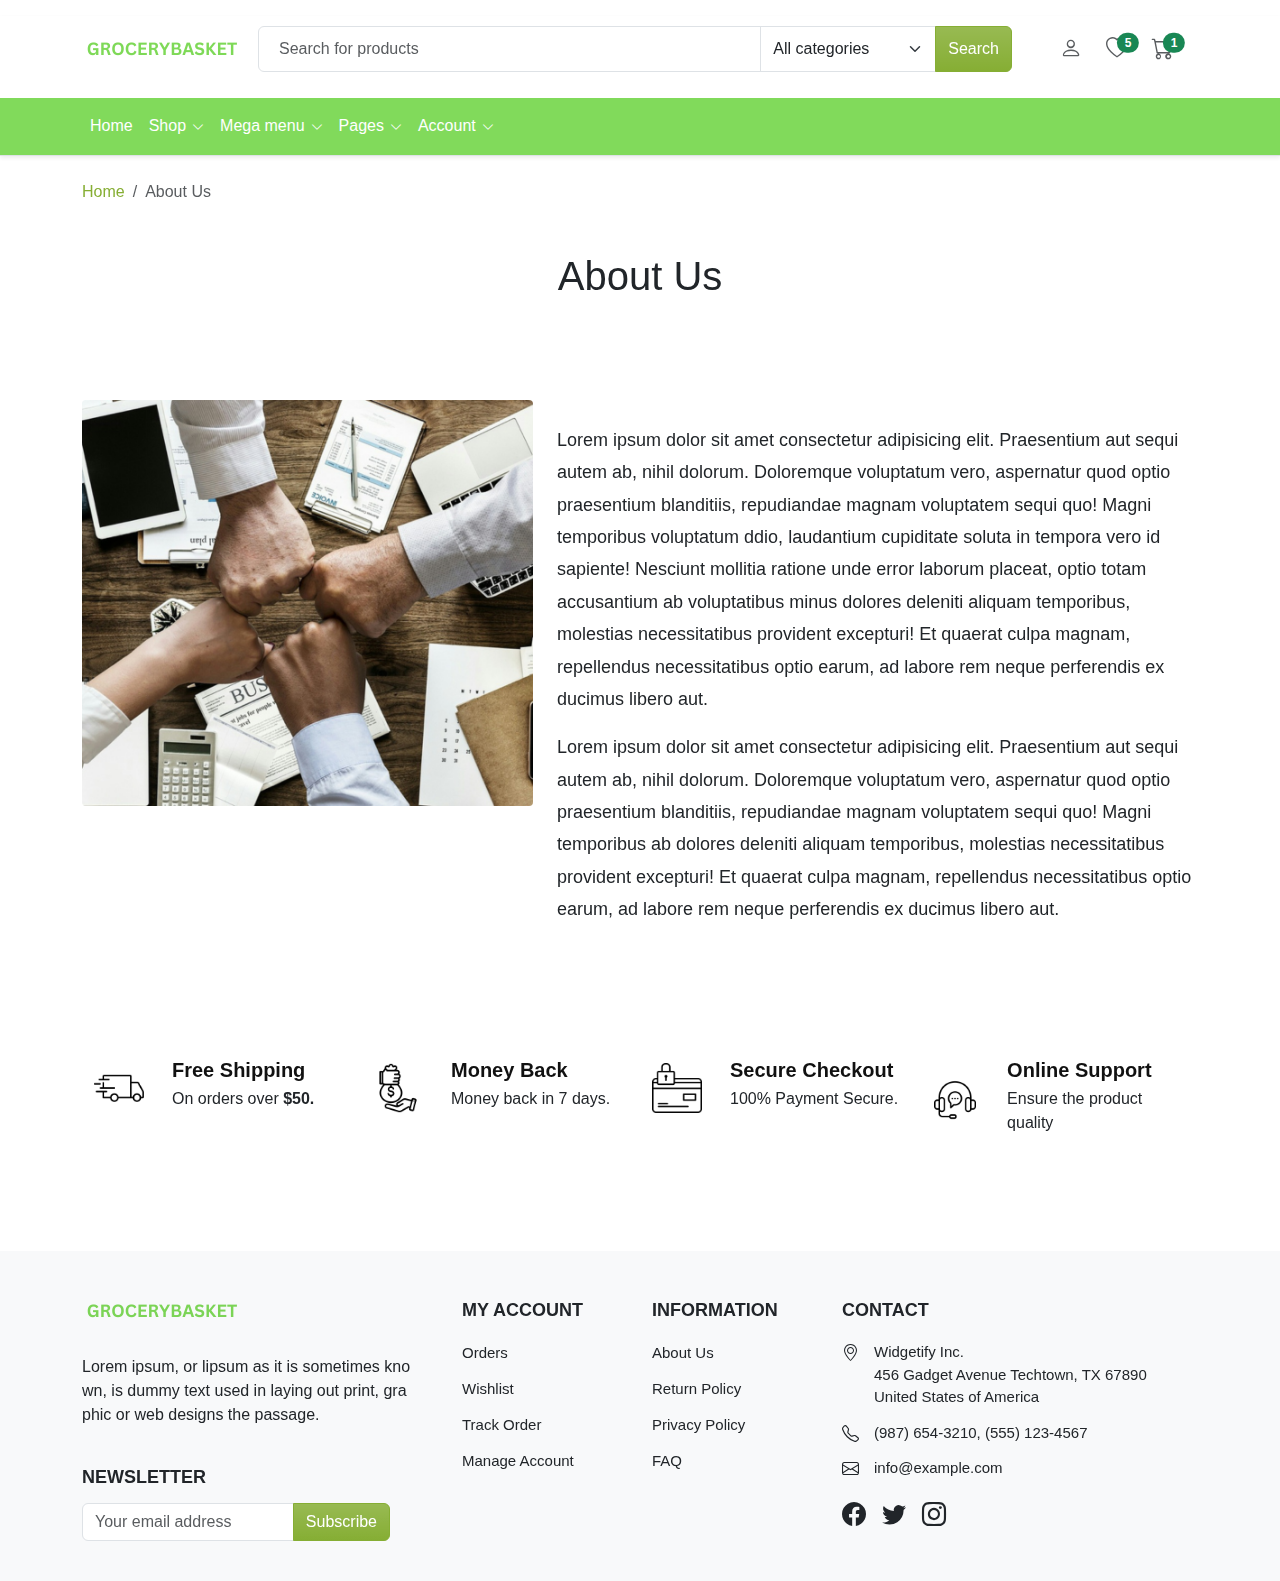
<file: about.html>
<!DOCTYPE html>
<html lang="en">
<head>
    <meta charset="UTF-8">
    <meta name="viewport" content="width=device-width, initial-scale=1.0">
    <title>About | GroceryBasket eCommerce</title>
    <meta name="description" content="" />
    <link rel="icon" type="image/x-icon" href="./assets/images/favicon.ico">
    <link rel="stylesheet" href="./assets/css/bootstrap.min.css">
    <link rel="stylesheet" href="./assets/font/bootstrap-icons-1.11.3/font/bootstrap-icons.min.css">
    <link rel="stylesheet" href="./assets/plugin/nice-select/nice-select.css">
    <link rel="stylesheet" href="./assets/plugin/OwlCarousel2-2.3.4/dist/assets/owl.carousel.min.css">
    <link rel="stylesheet" href="./assets/plugin/OwlCarousel2-2.3.4/dist/assets/owl.theme.default.min.css">
    <link rel="stylesheet" href="./assets/plugin/nouislider/nouislider.min.css">
    <link rel="stylesheet" href="./assets/plugin/slick/slick.css">
    <link rel="stylesheet" href="./assets/css/style.css">
</head>
<body>
     <!-- Header Section Start -->
     <header class="navigation shadow-sm border-bottom">
        <!-- Navbar Sticky -->
        <div class="navbar-sticky">
            <!-- Navbar -->
            <div class="navbar navbar-middle navbar-expand-lg mt-lg-3 ">
                <div class="container">
                    <!-- Logo -->
                    <a class="navbar-brand flex-shrink-0 " href="index.html">
                        <img src="./assets/images/logo.png"  class="logo main-logo" alt="eCommerce HTML Template"></a>
                    <!-- Logo -->
                    <!-- Search -->
                    <div class="input-group d-none d-lg-flex me-5">
                        <input id="searchInput" class="form-control py-10 px-20" type="text" placeholder="Search for products">
                        <select id="searchSelect" class="form-select flex-shrink-0" style="max-width: 11rem;">
                            <option>All categories</option>
                            <option>Fruits & Vegetables</option>
                            <option>Cuts & Sprouts</option>
                            <option>Exotic Fruits</option>
                            <option>Flower Bouquets</option>
                            <option>Fresh Fruits</option>
                            <option>Herbs & Seasonings</option>
                            <option>Organic Fruits</option>
                            <option>Fresh Vegetables</option>
                        </select>
                        <button type="button" class="btn btn-primary bg-gradient d-none d-lg-block">Search</button>
                    </div>
                    <!-- Search -->
                    <!-- Navbar Actions -->
                
                    <div class="list-inline  d-flex">
                        <div class="list-inline-item me-4">
                            <a href="login.html" class="text-muted">
                                <i class="bi bi-person"></i>
                            </a>
                        </div>
                        <div class="list-inline-item me-4">
                            <a href="wishlist.html" class="text-muted position-relative">
                                <i class="bi bi-heart"></i>
                                <span
                                    class="position-absolute top-0 start-100 translate-middle badge rounded-pill bg-success">
                                    5
                                    <span class="visually-hidden">unread messages</span>
                                </span>
                            </a>
                        </div>
                        <div class="list-inline-item me-4">
                            <a class="text-muted position-relative" href="cart.html">
                                <i class="bi bi-cart"></i>
                                <span
                                    class="position-absolute top-0 start-100 translate-middle badge rounded-pill bg-success">
                                    1
                                    <span class="visually-hidden">unread messages</span>
                                </span>
                            </a>
                        </div>
                        <div class="list-inline-item d-inline-block d-lg-none">
                            <button class="navbar-toggler border-0 collapsed" type="button" data-bs-toggle="offcanvas"
                                data-bs-target="#navbar-default" aria-controls="navbar-default"
                                aria-label="Toggle navigation">
                                <i class="bi bi-text-indent-left"></i>
                        </div>
                    </div>
                    <!-- Navbar Actions -->
                </div>
            </div>
            <!-- Navbar -->
            <!-- Navs -->
            <nav class="navbar navbar-expand-lg navbar-light navbar-default py-lg-2 py-md-0 py-0 py-sm-0  bg-color mt-lg-3" aria-label="Offcanvas navbar large">
                <div class="container">
                    <div class="offcanvas offcanvas-start" tabindex="-1" id="navbar-default" aria-labelledby="navbar-defaultLabel">
                        <div class="offcanvas-header pb-1">
                            <a href="index.html"><img src="./assets/images/logo.png" class="logo" alt="eCommerce HTML Template"></a>
                            <button type="button" class="btn-close" data-bs-dismiss="offcanvas" aria-label="Close"></button>
                        </div>
                        <div class="offcanvas-body">
                            <div class="d-block d-lg-none mb-4">
                                <div class="input-group  me-5">
                                    <input id="searchInput" class="form-control py-10 px-20" type="text" placeholder="Search for products">
                                    <select id="searchSelect" class="form-select flex-shrink-0" style="max-width: 11rem;">
                                        <option>All categories</option>
                                        <option>Fruits & Vegetables</option>
                                        <option>Notebooks</option>
                                        <option>Smartphones</option>
                                        <option>TV, Monitors</option>
                                        <option>Cameras</option>
                                        <option>Headphones</option>
                                        <option>Headsets</option>
                                        <option>Printers</option>
                                        <option>Consoles</option>
                                        <option>Games</option>
                                        <option>Storage</option>
                                    </select>
                                    <button type="button" class="btn btn-primary bg-gradient">Search</button>
                                </div>
                            </div>
                            <div>
                                <ul class="navbar-nav align-items-center">
                                    <li class="nav-item dropdown w-100 w-lg-auto">
                                        <a class="nav-link" href="index.html">Home</a>
                                    </li>
                                    <li class="nav-item dropdown w-100 w-lg-auto">
                                        <a class="nav-link dropdown-toggle" href="#" role="button" data-bs-toggle="dropdown" aria-expanded="false">Shop</a>
                                        <ul class="dropdown-menu">
                                            <li><a class="dropdown-item" href="shop.html">Shop Page - Filter</a></li>
                                            <li><a class="dropdown-item" href="shop-single.html">Shop Single</a></li>
                                            <li><a class="dropdown-item" href="wishlist.html">Shop Wishlist</a></li>
                                            <li><a class="dropdown-item" href="cart.html">Shop Cart</a></li>
                                            <li><a class="dropdown-item" href="checkout.html">Shop Checkout</a></li>
                                        </ul>
                                    </li>
                                    <li class="nav-item dropdown w-100 w-lg-auto dropdown-fullwidth">
                                        <a class="nav-link dropdown-toggle" href="#" role="button" data-bs-toggle="dropdown" aria-expanded="false">Mega menu</a>
                                        <div class="dropdown-menu pb-0">
                                            <div class="row p-2 p-lg-4">
                                                <div class="col-lg-3 col-12 mb-4 mb-lg-0">
                                                    <h6 class="text-primary ps-3">Fruits & Vegetables</h6>
                                                    <a class="dropdown-item" href="#">Cuts & Sprouts</a>
                                                    <a class="dropdown-item" href="#">Exotic Fruits & Veggies</a>
                                                    <a class="dropdown-item" href="#">Flower Bouquets, Bunches</a>
                                                    <a class="dropdown-item" href="#">Fresh Fruits</a>
                                                    <a class="dropdown-item" href="#">Fresh Vegetables</a>
                                                    <a class="dropdown-item" href="#">Herbs & Seasonings</a>
                                                    <a class="dropdown-item" href="#">Organic Fruits</a>
                                                    <a class="dropdown-item" href="#">Organic Vegetables</a>
                                                </div>
                                                <div class="col-lg-3 col-12 mb-4 mb-lg-0">
                                                    <h6 class="text-primary ps-3">Foodgrains, Oil & Masala</h6>
                                                    <a class="dropdown-item" href="#">Atta, Flours & Sooji</a>
                                                    <a class="dropdown-item" href="#">Dals & Pulses</a>
                                                    <a class="dropdown-item" href="#">Dry Fruits</a>
                                                    <a class="dropdown-item" href="#">Edible Oils & Ghee</a>
                                                    <a class="dropdown-item" href="#">Masalas & Spices</a>
                                                    <a class="dropdown-item" href="#">Organic Staples</a>
                                                    <a class="dropdown-item" href="#">Rice & Rice Products</a>
                                                    <a class="dropdown-item" href="#">Salt, Sugar & Jaggery</a>
                                                </div>
                                                <div class="col-lg-3 col-12 mb-4 mb-lg-0">
                                                    <h6 class="text-primary ps-3">Bakery, Cakes & Dairy</h6>
                                                    <a class="dropdown-item" href="#">Appliances & Electricals</a>
                                                    <a class="dropdown-item" href="#">Breads & Buns</a>
                                                    <a class="dropdown-item" href="#">Cakes & Pastries</a>
                                                    <a class="dropdown-item" href="#">Cookies, Rusk & Khari</a>
                                                    <a class="dropdown-item" href="#">Dairy</a>
                                                    <a class="dropdown-item" href="#">Gourmet Breads</a>
                                                    <a class="dropdown-item" href="#">Ice Creams & Desserts</a>
                                                    <a class="dropdown-item" href="#">Non Dairy</a>
                                                </div>
                                                <div class="col-lg-3 col-12 mb-4 mb-lg-0 menu-offer">
                                                    <div class="position-relative shine">
                                                        <img src="./assets/images/category/special-offer.png" class="rounded w-100" alt="eCommerce HTML Template">
                                                        <div class="position-absolute ps-6 mt-8 top-0 p-4">
                                                            <h5 class="mb-0">
                                                                Dont miss this
                                                                <br>
                                                                offer today.
                                                            </h5>
                                                            <a href="#" class="btn btn-cart btn-sm mt-3">Shop Now</a>
                                                        </div>
                                                    </div>
                                                </div>
                                            </div>
                                        </div>
                                    </li>
                                    <li class="nav-item dropdown w-100 w-lg-auto">
                                        <a class="nav-link dropdown-toggle" href="#" role="button" data-bs-toggle="dropdown" aria-expanded="false">Pages</a>
                                        <ul class="dropdown-menu">
                                            <li><a class="dropdown-item" href="blog.html">Blog</a></li>
                                            <li><a class="dropdown-item" href="blog-single.html">Blog Single</a>
                                            </li>
                                            <li><a class="dropdown-item" href="about.html">About us</a></li>
                                            <li><a class="dropdown-item" href="contact.html">Contact</a></li>
                                        </ul>
                                    </li>
                                    <li class="nav-item dropdown w-100 w-lg-auto">
                                        <a class="nav-link dropdown-toggle" href="#" role="button" data-bs-toggle="dropdown" aria-expanded="false">Account</a>
                                            <ul class="dropdown-menu">
                                                <li><a class="dropdown-item" href="login.html">Sign in</a></li>
                                                <li><a class="dropdown-item" href="signup.html">Signup</a></li>
                                                <li><a class="dropdown-item" href="forgot-password.html">Forgot Password</a></li>
                                            </ul>
                                    </li>
                                    
                                </ul>
                            </div>
                        </div>
                    </div>
                </div>
            </nav>
            <!-- Navs -->
        </div>
        <!-- Navbar Sticky -->
    </header>
<!-- Header Section End -->
   
    <main>
        <div class="contact-section">
            <div class="mt-4">
                <div class="container">
                   <div class="row">
                      <div class="col-12">
                         <!-- breadcrumb -->
                         <nav aria-label="breadcrumb">
                            <ol class="breadcrumb mb-0">
                               <li class="breadcrumb-item"><a href="#!">Home</a></li>
                               <li class="breadcrumb-item active" aria-current="page">About Us</li>
                            </ol>
                         </nav>
                      </div>
                   </div>
                </div>
             </div>
            <div class="bg-gray-100 mt-5">
                <div class="container">
                       <div class="text-center">
                            <h1>About Us</h1>
                       </div>
                       <div class="mt-100">
                            <div class="row">
                                    <div class="col-lg-5 shine">
                                          <img src="./assets/images/teamwork.png" class="about-img" alt="about">
                                    </div>
                                    <div class="col-lg-7">
                                         <div class="about-details mt-3">
                                             <div class="about-short-des mt-4">
                                                 <p>Lorem ipsum dolor sit amet consectetur adipisicing elit. Praesentium aut sequi autem ab, nihil dolorum. Doloremque voluptatum vero, aspernatur quod optio praesentium blanditiis, repudiandae magnam voluptatem sequi quo! Magni temporibus voluptatum ddio, laudantium cupiditate soluta in tempora vero id sapiente! Nesciunt mollitia ratione unde error laborum placeat, optio totam accusantium ab voluptatibus minus dolores deleniti aliquam temporibus, molestias necessitatibus provident excepturi! Et quaerat culpa magnam, repellendus necessitatibus optio earum, ad labore rem neque perferendis ex ducimus libero aut.</p>
                                                 <p>Lorem ipsum dolor sit amet consectetur adipisicing elit. Praesentium aut sequi autem ab, nihil dolorum. Doloremque voluptatum vero, aspernatur quod optio praesentium blanditiis, repudiandae magnam voluptatem sequi quo! Magni temporibus ab dolores deleniti aliquam temporibus, molestias necessitatibus provident excepturi! Et quaerat culpa magnam, repellendus necessitatibus optio earum, ad labore rem neque perferendis ex ducimus libero aut.</p>
                                             </div>
                                         </div>
                                    </div>
                            </div>     
                        </div>
                    <!-- Feature Section -->
                    <div class="feature-section mt-100">
                        <div class="container">
                            <div class="row">
                            <div class="col-lg-12">
                                <div class="white-bg">
                                <div class="row">
                                    <div class="mb-20 col-12 col-sm-12 col-md-6 col-lg-3">
                                    <div class="feature-item">
                                        <div class="feature-icon">
                                            <img src="./assets/images/icon/delivery-truck.png" class="w-100"  alt="truck Icon">
                                        </div>
                                        <div class="feature-info pt-3 ps-2">
                                            <h4>Free Shipping</h4>
                                            <p>On orders over&nbsp;<strong>$50.</strong></p>
                                        </div>
                                    </div>
                                    </div>
                                    <div class="mb-20 col-12 col-sm-12 col-md-6 col-lg-3">
                                    <div class="feature-item">
                                        <div class="feature-icon">
                                            <img src="./assets/images/icon/loan.png" class="w-100"  alt="truck Icon">
                                        </div>
                                        <div class="feature-info pt-3 ps-2">
                                            <h4>Money Back</h4>
                                            <p>Money back in 7 days.</p>
                                        </div>
                                    </div>
                                    </div>
                                    <div class="mb-20 col-12 col-sm-12 col-md-6 col-lg-3">
                                    <div class="feature-item">
                                        <div class="feature-icon">
                                            <img src="./assets/images/icon/credit-card.png" class="w-100"  alt="truck Icon">
                                        </div>
                                        <div class="feature-info pt-3 ps-2">
                                            <h4>Secure Checkout</h4>
                                            <p>100% Payment Secure.</p>
                                        </div>
                                    </div>
                                    </div>
                                    <div class="mb-20 col-12 col-sm-12 col-md-6 col-lg-3">
                                    <div class="feature-item">
                                        <div class="feature-icon">
                                            <img src="./assets/images/icon/customer-service.png" class="w-100"  alt="truck Icon">
                                        </div>
                                        <div class="feature-info pt-3 ps-2">
                                            <h4>Online Support</h4>
                                            <p>Ensure the product quality</p>
                                        </div>
                                    </div>
                                    </div>
                                </div>
                                </div>
                            </div>
                            </div>
                        </div>
                    </div>
                    <!-- Feature Section -->
                </div>
            </div>
        </div> 
    </main>
    <!-- Footer Section -->
    <footer class="mt-100">
        <div class="container">
            <div class="row">
                <div class="col-lg-4 mb-4 mb-md-0">
                    <div class="row">
                        <div class="col-12 col-md-6 col-lg-12">
                            <div class="footer_logo">
                                <img loading="lazy" src="./assets/images/logo.png" class="logo" alt="easy shop">
                            </div>
                            <div class="mt-4">
                                <p>Lorem ipsum, or lipsum as it is sometimes kno wn, is dummy text used in laying out print, gra phic or web designs the passage.</p>
                            </div>
                        </div>
                        <div class="col-12 col-md-6 col-lg-12">
                            <div class="footer_newsletter pe-lg-5">
                                <h4 class="text-uppercase">Newsletter</h4>
                                <div class="input-group">
                                    <input id="searchInput" class="form-control w-50" type="text" placeholder="Your email address">
                                    <button type="button" class="btn btn-primary bg-gradient">Subscribe</button>
                                </div>
                            </div>
                        </div>
                    </div>
                </div>
                <div class="col-lg-4 mb-3 mb-md-0">
                    <div class="row">
                        <div class="col-6">
                            <div class="footer_menu">
                                <h4 class="footer_title">My Account</h4>
                                <ul class="m-0 p-0 list-unstyled">
                                    <li><a href="#">Orders</a></li>
                                    <li><a href="#">Wishlist</a></li>
                                    <li><a href="#">Track Order</a></li>
                                    <li><a href="#">Manage Account</a></li>
                                </ul>
                               
                            </div>
                        </div>
                        <div class="col-6">
                            <div class="footer_menu">
                                <h4 class="footer_title">Information</h4>
                                <ul class="m-0 p-0 list-unstyled">
                                    <li><a href="#">About Us</a></li>
                                    <li><a href="#">Return Policy</a></li>
                                    <li><a href="#">Privacy Policy</a></li>
                                    <li><a href="#">FAQ</a></li>
                                </ul>

                                
                            </div>
                        </div>
                    </div>
                </div>
                <div class="col-lg-4">
                    <div class="footer_download">
                        <div class="row">
                            <div class="col-lg-6 col-lg-12">
                                <h4 class="footer_title">Contact</h4>
                                <div class="footer_contact">
                                    <p>
                                        <span class="icn"><i class="bi bi-geo-alt"></i></span>
                                        Widgetify Inc. <br>
                                        456 Gadget Avenue 
                                        Techtown, TX 67890 <br>
                                        United States of America
                                    </p>
                                    <p class="phn">
                                        <span class="icn"><i class="bi bi-telephone"></i></span>
                                        (987) 654-3210, (555) 123-4567
                                    </p>
                                    <p class="eml">
                                        <span class="icn"><i class="bi bi-envelope"></i></span>
                                        info@example.com
                                    </p>
                                </div>
                            </div>
                            <div class="footer_social col-lg-6 col-lg-12">
                                <div class="footer_icon d-flex mt-1">
                                    <a href="#" class="facebook pe-3"><i class="bi bi-facebook"></i></a>
                                    <a href="#" class="twitter pe-3"><i class="bi bi-twitter"></i></a>
                                    <a href="#" class="instagram pe-3"><i class="bi bi-instagram"></i></a>
                                </div>
                            </div>
                        </div>
                    </div>
                </div>
            </div>
        </div>
    </footer>
    <!-- End Footer Section -->
    <script src="./assets/js/jquery-3.6.0.min.js"></script>
    <script src="./assets/js/bootstrap.bundle.min.js"></script>
    <script src="./assets/js/jquery.ez-plus.js"></script>
    <script src="./assets/plugin/nice-select/jquery.nice-select.min.js"></script>
    <script src="./assets/plugin/OwlCarousel2-2.3.4/dist/owl.carousel.min.js"></script>
    <script src="./assets/plugin/nouislider/nouislider.min.js"></script>
    <script src="./assets/plugin/slick/slick.min.js"></script>
    <script src="./assets/js/timer.js"></script>
    <script src="./assets/js/main.js"></script>
</body>
</html>
</file>
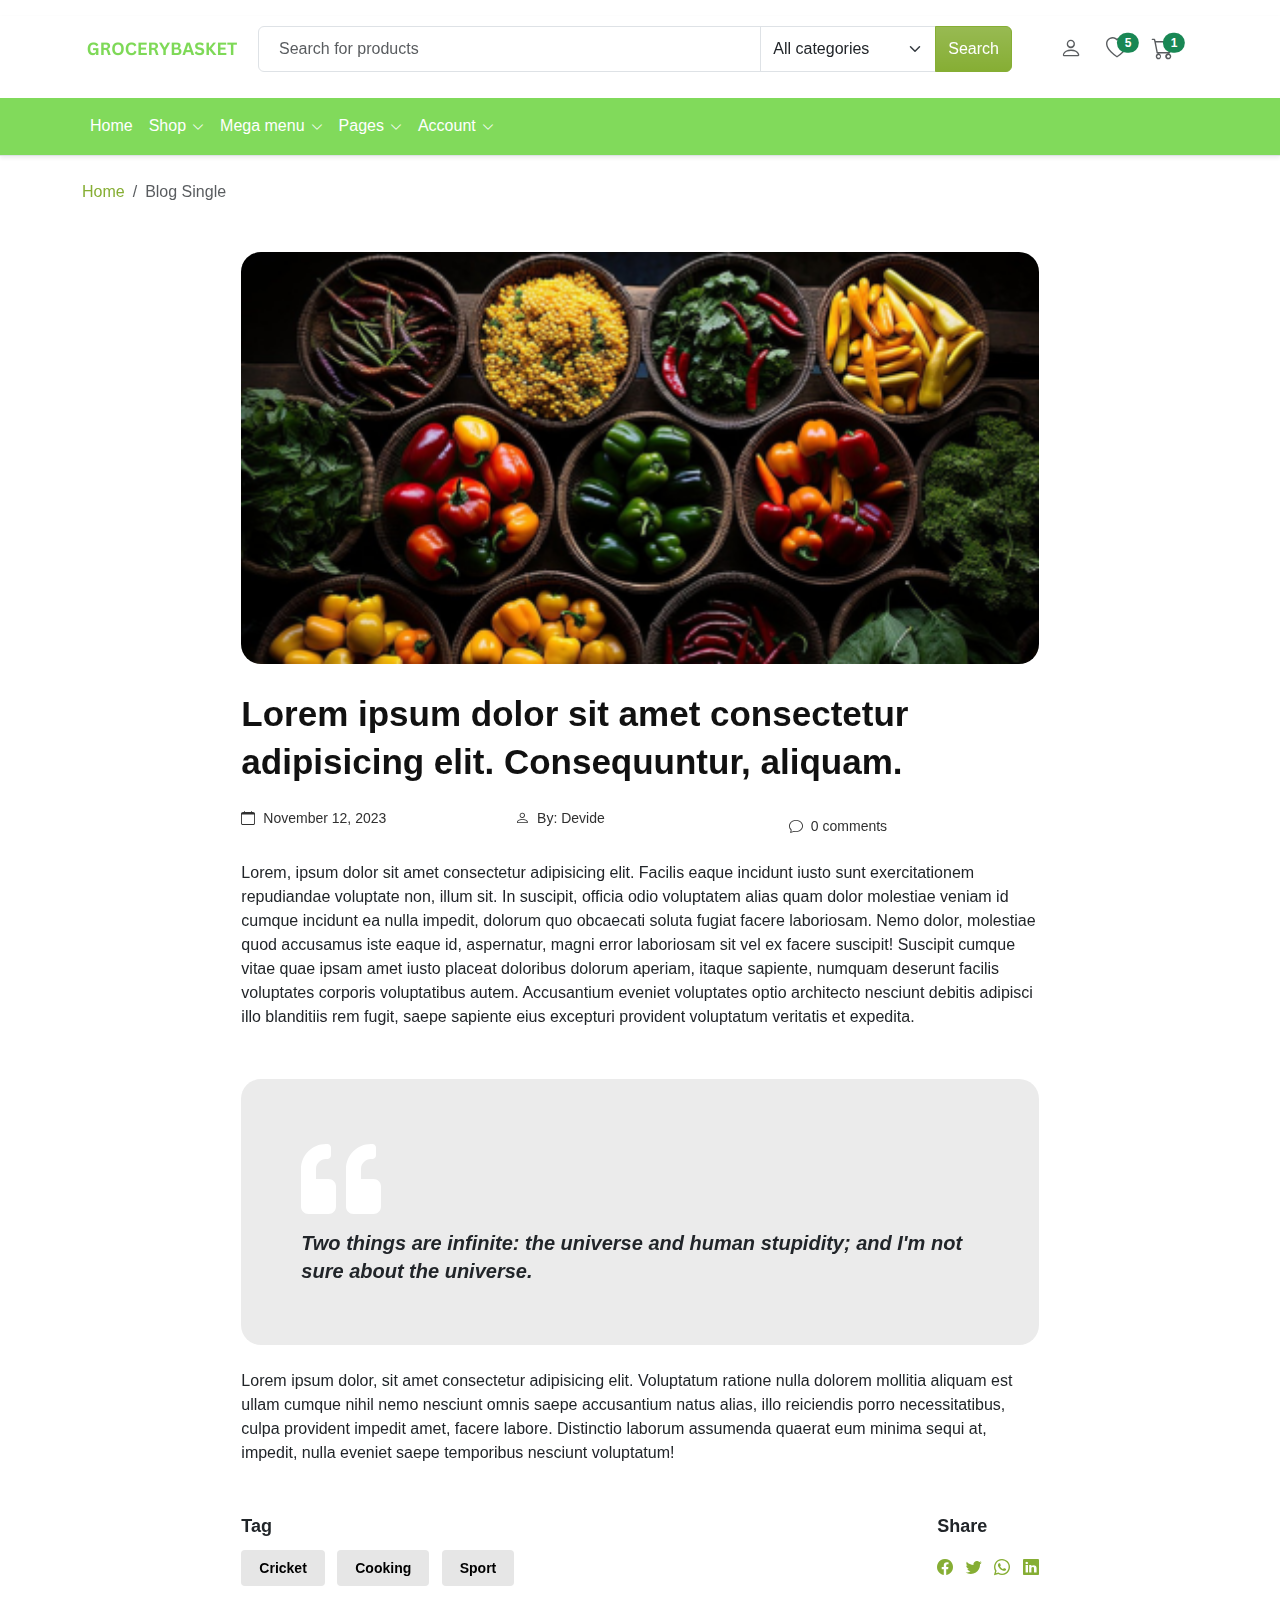
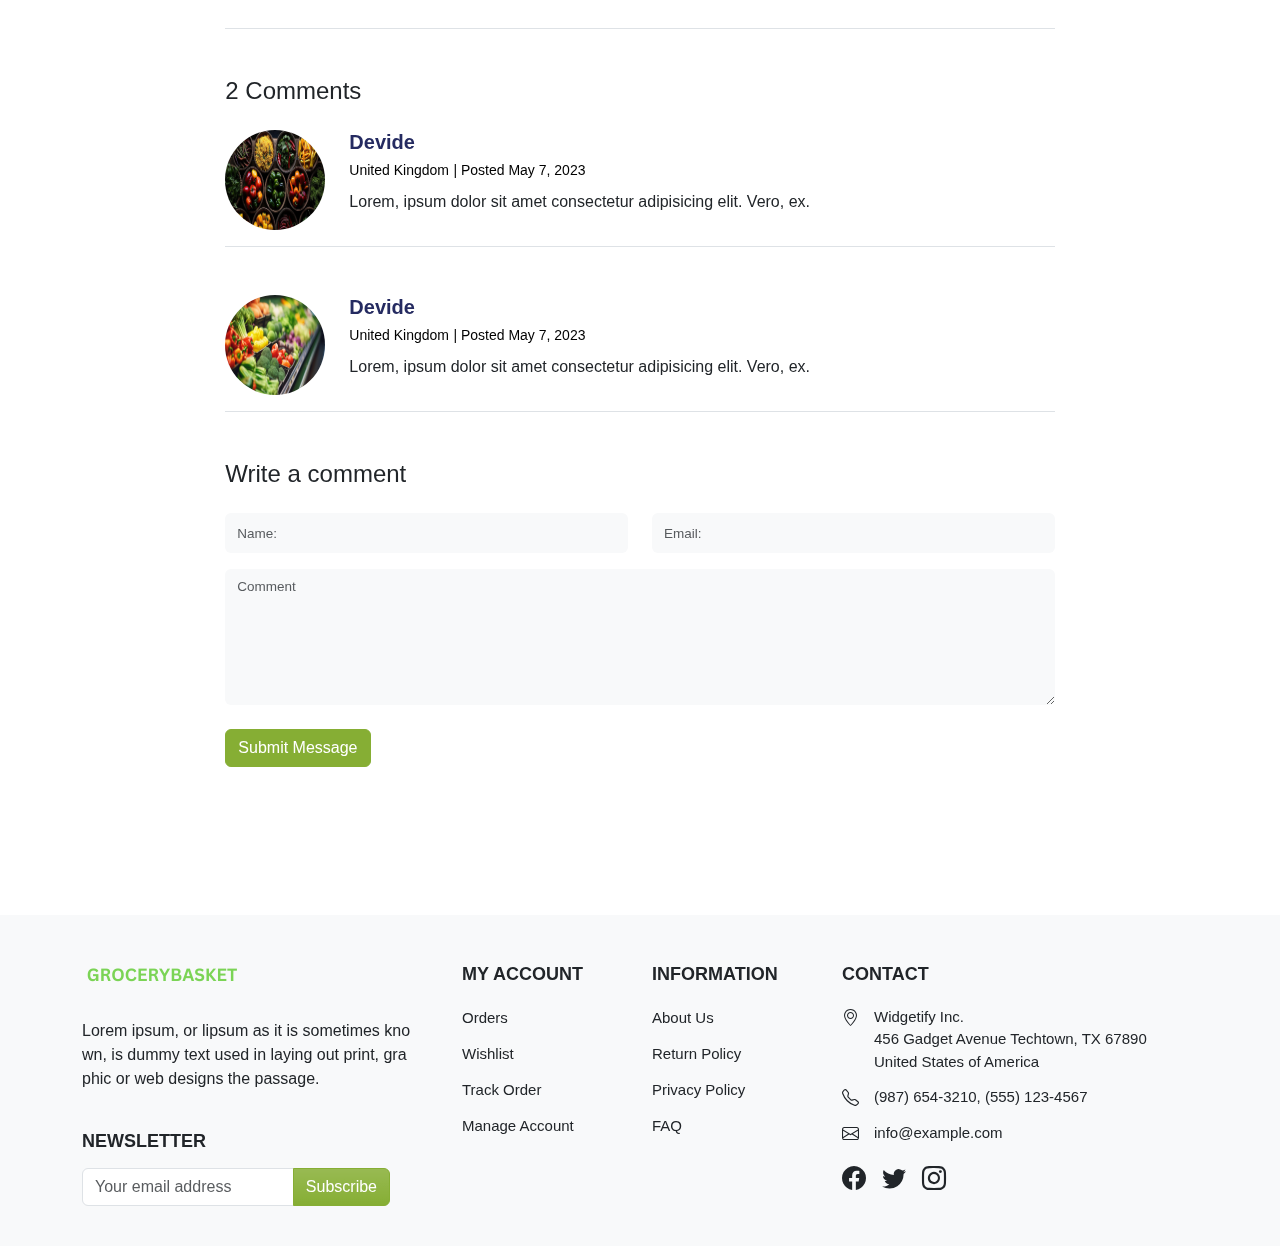
<file: blog-single.html>
<!DOCTYPE html>
<html lang="en">
<head>
    <meta charset="UTF-8">
    <meta name="viewport" content="width=device-width, initial-scale=1.0">
    <title>Blog Single | GroceryBasket eCommerce</title>
    <meta name="description" content="" />
    <link rel="icon" type="image/x-icon" href="./assets/images/favicon.ico">
    <link rel="stylesheet" href="./assets/css/bootstrap.min.css">
    <link rel="stylesheet" href="./assets/font/bootstrap-icons-1.11.3/font/bootstrap-icons.min.css">
    <link rel="stylesheet" href="./assets/plugin/nice-select/nice-select.css">
    <link rel="stylesheet" href="./assets/plugin/OwlCarousel2-2.3.4/dist/assets/owl.carousel.min.css">
    <link rel="stylesheet" href="./assets/plugin/OwlCarousel2-2.3.4/dist/assets/owl.theme.default.min.css">
    <link rel="stylesheet" href="./assets/plugin/nouislider/nouislider.min.css">
    <link rel="stylesheet" href="./assets/plugin/slick/slick.css">
    <link rel="stylesheet" href="./assets/css/style.css">
</head>
<body>
     <!-- Header Section Start -->
     <header class="navigation shadow-sm border-bottom">
        <!-- Navbar Sticky -->
        <div class="navbar-sticky">
            <!-- Navbar -->
            <div class="navbar navbar-middle navbar-expand-lg mt-lg-3 ">
                <div class="container">
                    <!-- Logo -->
                    <a class="navbar-brand flex-shrink-0 " href="index.html">
                        <img src="./assets/images/logo.png" class="logo main-logo" alt="eCommerce HTML Template"></a>
                    <!-- Logo -->
                    <!-- Search -->
                    <div class="input-group d-none d-lg-flex me-5">
                        <input id="searchInput" class="form-control py-10 px-20" type="text" placeholder="Search for products">
                        <select id="searchSelect" class="form-select flex-shrink-0" style="max-width: 11rem;">
                            <option>All categories</option>
                            <option>Fruits & Vegetables</option>
                            <option>Cuts & Sprouts</option>
                            <option>Exotic Fruits</option>
                            <option>Flower Bouquets</option>
                            <option>Fresh Fruits</option>
                            <option>Herbs & Seasonings</option>
                            <option>Organic Fruits</option>
                            <option>Fresh Vegetables</option>
                        </select>
                        <button type="button" class="btn btn-primary bg-gradient d-none d-lg-block">Search</button>
                    </div>
                    <!-- Search -->
                    <!-- Navbar Actions -->
                
                    <div class="list-inline  d-flex">
                        <div class="list-inline-item me-4">
                            <a href="login.html" class="text-muted">
                                <i class="bi bi-person"></i>
                            </a>
                        </div>
                        <div class="list-inline-item me-4">
                            <a href="wishlist.html" class="text-muted position-relative">
                                <i class="bi bi-heart"></i>
                                <span
                                    class="position-absolute top-0 start-100 translate-middle badge rounded-pill bg-success">
                                    5
                                    <span class="visually-hidden">unread messages</span>
                                </span>
                            </a>
                        </div>
                        <div class="list-inline-item me-4">
                            <a class="text-muted position-relative" href="cart.html">
                                <i class="bi bi-cart"></i>
                                <span
                                    class="position-absolute top-0 start-100 translate-middle badge rounded-pill bg-success">
                                    1
                                    <span class="visually-hidden">unread messages</span>
                                </span>
                            </a>
                        </div>
                        <div class="list-inline-item d-inline-block d-lg-none">
                            <button class="navbar-toggler border-0 collapsed" type="button" data-bs-toggle="offcanvas"
                                data-bs-target="#navbar-default" aria-controls="navbar-default"
                                aria-label="Toggle navigation">
                                <i class="bi bi-text-indent-left"></i>
                        </div>
                    </div>
                    <!-- Navbar Actions -->
                </div>
            </div>
            <!-- Navbar -->
            <!-- Navs -->
            <nav class="navbar navbar-expand-lg navbar-light navbar-default py-lg-2 py-md-0 py-0 py-sm-0  bg-color mt-lg-3" aria-label="Offcanvas navbar large">
                <div class="container">
                    <div class="offcanvas offcanvas-start" tabindex="-1" id="navbar-default" aria-labelledby="navbar-defaultLabel">
                        <div class="offcanvas-header pb-1">
                            <a href="index.html"><img src="./assets/images/logo.png" class="logo" alt="eCommerce HTML Template"></a>
                            <button type="button" class="btn-close" data-bs-dismiss="offcanvas" aria-label="Close"></button>
                        </div>
                        <div class="offcanvas-body">
                            <div class="d-block d-lg-none mb-4">
                                <div class="input-group  me-5">
                                    <input id="searchInput" class="form-control py-10 px-20" type="text" placeholder="Search for products">
                                    <select id="searchSelect" class="form-select flex-shrink-0" style="max-width: 11rem;">
                                        <option>All categories</option>
                                        <option>Fruits & Vegetables</option>
                                        <option>Notebooks</option>
                                        <option>Smartphones</option>
                                        <option>TV, Monitors</option>
                                        <option>Cameras</option>
                                        <option>Headphones</option>
                                        <option>Headsets</option>
                                        <option>Printers</option>
                                        <option>Consoles</option>
                                        <option>Games</option>
                                        <option>Storage</option>
                                    </select>
                                    <button type="button" class="btn btn-primary bg-gradient">Search</button>
                                </div>
                            </div>
                            <div>
                                <ul class="navbar-nav align-items-center">
                                    <li class="nav-item dropdown w-100 w-lg-auto">
                                        <a class="nav-link" href="index.html">Home</a>
                                    </li>
                                    <li class="nav-item dropdown w-100 w-lg-auto">
                                        <a class="nav-link dropdown-toggle" href="#" role="button" data-bs-toggle="dropdown" aria-expanded="false">Shop</a>
                                        <ul class="dropdown-menu">
                                            <li><a class="dropdown-item" href="shop.html">Shop Page - Filter</a></li>
                                            <li><a class="dropdown-item" href="shop-single.html">Shop Single</a></li>
                                            <li><a class="dropdown-item" href="wishlist.html">Shop Wishlist</a></li>
                                            <li><a class="dropdown-item" href="cart.html">Shop Cart</a></li>
                                            <li><a class="dropdown-item" href="checkout.html">Shop Checkout</a></li>
                                        </ul>
                                    </li>
                                    <li class="nav-item dropdown w-100 w-lg-auto dropdown-fullwidth">
                                        <a class="nav-link dropdown-toggle" href="#" role="button" data-bs-toggle="dropdown" aria-expanded="false">Mega menu</a>
                                        <div class="dropdown-menu pb-0">
                                            <div class="row p-2 p-lg-4">
                                                <div class="col-lg-3 col-12 mb-4 mb-lg-0">
                                                    <h6 class="text-primary ps-3">Fruits & Vegetables</h6>
                                                    <a class="dropdown-item" href="#">Cuts & Sprouts</a>
                                                    <a class="dropdown-item" href="#">Exotic Fruits & Veggies</a>
                                                    <a class="dropdown-item" href="#">Flower Bouquets, Bunches</a>
                                                    <a class="dropdown-item" href="#">Fresh Fruits</a>
                                                    <a class="dropdown-item" href="#">Fresh Vegetables</a>
                                                    <a class="dropdown-item" href="#">Herbs & Seasonings</a>
                                                    <a class="dropdown-item" href="#">Organic Fruits</a>
                                                    <a class="dropdown-item" href="#">Organic Vegetables</a>
                                                </div>
                                                <div class="col-lg-3 col-12 mb-4 mb-lg-0">
                                                    <h6 class="text-primary ps-3">Foodgrains, Oil & Masala</h6>
                                                    <a class="dropdown-item" href="#">Atta, Flours & Sooji</a>
                                                    <a class="dropdown-item" href="#">Dals & Pulses</a>
                                                    <a class="dropdown-item" href="#">Dry Fruits</a>
                                                    <a class="dropdown-item" href="#">Edible Oils & Ghee</a>
                                                    <a class="dropdown-item" href="#">Masalas & Spices</a>
                                                    <a class="dropdown-item" href="#">Organic Staples</a>
                                                    <a class="dropdown-item" href="#">Rice & Rice Products</a>
                                                    <a class="dropdown-item" href="#">Salt, Sugar & Jaggery</a>
                                                </div>
                                                <div class="col-lg-3 col-12 mb-4 mb-lg-0">
                                                    <h6 class="text-primary ps-3">Bakery, Cakes & Dairy</h6>
                                                    <a class="dropdown-item" href="#">Appliances & Electricals</a>
                                                    <a class="dropdown-item" href="#">Breads & Buns</a>
                                                    <a class="dropdown-item" href="#">Cakes & Pastries</a>
                                                    <a class="dropdown-item" href="#">Cookies, Rusk & Khari</a>
                                                    <a class="dropdown-item" href="#">Dairy</a>
                                                    <a class="dropdown-item" href="#">Gourmet Breads</a>
                                                    <a class="dropdown-item" href="#">Ice Creams & Desserts</a>
                                                    <a class="dropdown-item" href="#">Non Dairy</a>
                                                </div>
                                                <div class="col-lg-3 col-12 mb-4 mb-lg-0 menu-offer">
                                                    <div class="position-relative shine">
                                                        <img src="./assets/images/category/special-offer.png" class="rounded w-100" alt="eCommerce HTML Template">
                                                        <div class="position-absolute ps-6 mt-8 top-0 p-4">
                                                            <h5 class="mb-0">
                                                                Dont miss this
                                                                <br>
                                                                offer today.
                                                            </h5>
                                                            <a href="#" class="btn btn-cart btn-sm mt-3">Shop Now</a>
                                                        </div>
                                                    </div>
                                                </div>
                                            </div>
                                        </div>
                                    </li>
                                    <li class="nav-item dropdown w-100 w-lg-auto">
                                        <a class="nav-link dropdown-toggle" href="#" role="button" data-bs-toggle="dropdown" aria-expanded="false">Pages</a>
                                        <ul class="dropdown-menu">
                                            <li><a class="dropdown-item" href="blog.html">Blog</a></li>
                                            <li><a class="dropdown-item" href="blog-single.html">Blog Single</a>
                                            </li>
                                            <li><a class="dropdown-item" href="about.html">About us</a></li>
                                            <li><a class="dropdown-item" href="contact.html">Contact</a></li>
                                        </ul>
                                    </li>
                                    <li class="nav-item dropdown w-100 w-lg-auto">
                                        <a class="nav-link dropdown-toggle" href="#" role="button" data-bs-toggle="dropdown" aria-expanded="false">Account</a>
                                            <ul class="dropdown-menu">
                                                <li><a class="dropdown-item" href="login.html">Sign in</a></li>
                                                <li><a class="dropdown-item" href="signup.html">Signup</a></li>
                                                <li><a class="dropdown-item" href="forgot-password.html">Forgot Password</a></li>
                                            </ul>
                                    </li>
                                    
                                </ul>
                            </div>
                        </div>
                    </div>
                </div>
            </nav>
            <!-- Navs -->
        </div>
        <!-- Navbar Sticky -->
    </header>
    <!-- Header Section End -->
    <main>
         <!-- Blog Section -->
     <div class="blog-section">
        <div class="mt-4">
            <div class="container">
               <div class="row">
                  <div class="col-12">
                     <!-- breadcrumb -->
                     <nav aria-label="breadcrumb">
                        <ol class="breadcrumb mb-0">
                           <li class="breadcrumb-item"><a href="#!">Home</a></li>
                           <li class="breadcrumb-item active" aria-current="page">Blog Single</li>
                        </ol>
                     </nav>
                  </div>
               </div>
            </div>
         </div>
        <div class="max-width mt-5">
              <div class="container-fluid">
                  <div class="row">
                      <div class="col-lg-8 offset-lg-2">
                         <div class="row">
                            <div class="col-lg-12">
                               <div class="blog-single px-3 mb-4">
                                     <div class="blog-single-img">
                                            <img src="./assets/images/blog-2.png" class="w-100" alt="blog">
                                     </div>
                                     <div class="blog-single-desc mt-4">
                                        <h1 class="blog-title"><a href="#">Lorem ipsum dolor sit amet consectetur adipisicing elit. Consequuntur, aliquam.</a></h1>
                                        <div class="row row-cols-xl-3 row-cols-lg-3 row-cols-1 row-cols-md-1 blog-info mt-4">
                                            <div><i class="bi bi-calendar"></i><span class="ms-2">November 12, 2023</span></div>
                                            <div class="d-none d-sm-none d-md-none d-lg-block"><i class="bi bi-person"></i><span class="ms-2">By: Devide</span></div>
                                            <div class="mt-2 d-none d-sm-none d-md-none d-lg-block"><i class="bi bi-chat"></i><span class="ms-2">0 comments</span></div>
                                       </div>
                                        <p class="mt-4">Lorem, ipsum dolor sit amet consectetur adipisicing elit. Facilis eaque incidunt iusto sunt exercitationem repudiandae voluptate non, illum sit. In suscipit, officia odio voluptatem alias quam dolor molestiae veniam id cumque incidunt ea nulla impedit, dolorum quo obcaecati soluta fugiat facere laboriosam. Nemo dolor, molestiae quod accusamus iste eaque id, aspernatur, magni error laboriosam sit vel ex facere suscipit! Suscipit cumque vitae quae ipsam amet iusto placeat doloribus dolorum aperiam, itaque sapiente, numquam deserunt facilis voluptates corporis voluptatibus autem. Accusantium eveniet voluptates optio architecto nesciunt debitis adipisci illo blanditiis rem fugit, saepe sapiente eius excepturi provident voluptatum veritatis et expedita.</p>
                                        <blockquote class="blockquote">
                                            <svg viewBox="0 0 512 512" fill="#fff" width="80" title="quote-left" class="quote-icon">
                                              <path d="M464 256h-80v-64c0-35.3 28.7-64 64-64h8c13.3 0 24-10.7 24-24V56c0-13.3-10.7-24-24-24h-8c-88.4 0-160 71.6-160 160v240c0 26.5 21.5 48 48 48h128c26.5 0 48-21.5 48-48V304c0-26.5-21.5-48-48-48zm-288 0H96v-64c0-35.3 28.7-64 64-64h8c13.3 0 24-10.7 24-24V56c0-13.3-10.7-24-24-24h-8C71.6 32 0 103.6 0 192v240c0 26.5 21.5 48 48 48h128c26.5 0 48-21.5 48-48V304c0-26.5-21.5-48-48-48z" />
                                            </svg>
                                            <p class="quote">Two things are infinite: the universe and human stupidity; and I'm not sure about the universe.</p>
                                        </blockquote>
                                        <p class="mt-4">Lorem ipsum dolor, sit amet consectetur adipisicing elit. Voluptatum ratione nulla dolorem mollitia aliquam est ullam cumque nihil nemo nesciunt omnis saepe accusantium natus alias, illo reiciendis porro necessitatibus, culpa provident impedit amet, facere labore. Distinctio laborum assumenda quaerat eum minima sequi at, impedit, nulla eveniet saepe temporibus nesciunt voluptatum!</p> 
                                    </div>
                                    <div class="blog-single-share mt-5">
                                         <div class="clear-both d-block d-sm-block d-md-flex d-lg-flex justify-content-between">
                                              <div>
                                                <p>Tag</p>
                                                <ul class="float-left list-inline tag-option"> 
                                                    <li class="list-inline-item mb-2"><a href="#">Cricket</a></li>
                                                    <li class="list-inline-item mb-2"><a href="#">Cooking</a></li>
                                                    <li class="list-inline-item mb-2"><a href="#">Sport</a></li>
                                                </ul>
                                              </div>
                                              <div>
                                                <p>Share</p>
                                                <ul class="float-right list-inline share-link">
                                                    <li class="list-inline-item"><a href="#" target="_blank"><span class="bi bi-facebook"></span></a></li>
                                                    <li class="list-inline-item"><a href="#" target="_blank"><span class="bi bi-twitter"></span></a></li>
                                                    <li class="list-inline-item"><a href="#" target="_blank"><span class="bi bi-whatsapp"></span></a></li>
                                                    <li class="list-inline-item"><a href="#" target="_blank"><span class="bi bi-linkedin"></span></a></li>
                                                </ul>
                                              </div>
                                        </div>
                                        <div class="clear-both"></div>
                                    </div>
                               </div>

                               <div class="col-lg-12">
                                <div class="comment-area mt-4 mb-5  border-top pt-5">
                                    <h4 class="mb-4">2 Comments</h4>
                                    <ul class="comment-tree list-unstyled">
                                        <li class="mb-5 border-bottom pb-3">
                                            <div class="comment-area-box">
                                                 <div class="d-flex">
                                                    <div class="comment-thumb">
                                                        <img alt="" src="./assets/images/blog-2.png" class="img-fluid">
                                                    </div>
                                                    <div class="ms-4">
                                                        <div class="comment-info">
                                                            <h5 class="mb-1">Devide</h5>
                                                            <span>United Kingdom</span>
                                                            <span class="date-comm">| Posted May 7, 2023</span>
                                                        </div>
                                                        <div class="comment-content mt-2">
                                                            <p>Lorem, ipsum dolor sit amet consectetur adipisicing elit. Vero, ex.</p>
                                                        </div>
                                                    </div>
                                                 </div>
                                                
                                            </div>
                                        </li>
                                        <li class="mb-5 border-bottom pb-3">
                                            <div class="comment-area-box">
                                                 <div class="d-flex">
                                                    <div class="comment-thumb">
                                                        <img alt="" src="./assets/images/blog-1.png" class="img-fluid">
                                                    </div>
                                                    <div class="ms-4">
                                                        <div class="comment-info">
                                                            <h5 class="mb-1">Devide</h5>
                                                            <span>United Kingdom</span>
                                                            <span class="date-comm">| Posted May 7, 2023</span>
                                                        </div>
                                                        <div class="comment-content mt-2">
                                                            <p>Lorem, ipsum dolor sit amet consectetur adipisicing elit. Vero, ex.</p>
                                                        </div>
                                                    </div>
                                                 </div>
                                               
                                            </div>
                                        </li>
                                    </ul>
                                </div>
                            </div>

                            <div class="col-lg-12">
                                <form class="comment-form my-5" id="comment-form">
                                    <h4 class="mb-4">Write a comment</h4>
                                    <div class="row">
                                        <div class="col-md-6 mb-3">
                                            <div class="form-group">
                                                <input class="form-control bg-light border-0 py-2" type="text" name="name" id="name" placeholder="Name:">
                                            </div>
                                        </div>
                                        <div class="col-md-6 mb-3">
                                            <div class="form-group">
                                                <input class="form-control bg-light border-0 py-2" type="text" name="mail" id="mail" placeholder="Email:">
                                            </div>
                                        </div>
                                    </div>
                                    <textarea class="form-control mb-4 bg-light border-0 py-2" name="comment" id="comment" cols="30" rows="5" placeholder="Comment" spellcheck="false"></textarea>
                                     <button class="btn btn-msg btn-round-full btn-primary" type="submit" >Submit Message</button>
                                </form>
                            </div>
                         </div>
                         </div>
                      </div>
                  </div>
              </div>
        </div>
     </div>
    <!-- End Blog Section -->
    </main>

   
    <!-- Footer Section -->
    <footer class="mt-100">
        <div class="container">
            <div class="row">
                <div class="col-lg-4 mb-4 mb-md-0">
                    <div class="row">
                        <div class="col-12 col-md-6 col-lg-12">
                            <div class="footer_logo">
                                <img loading="lazy" src="./assets/images/logo.png" class="logo" alt="easy shop">
                            </div>
                            <div class="mt-4">
                                <p>Lorem ipsum, or lipsum as it is sometimes kno wn, is dummy text used in laying out print, gra phic or web designs the passage.</p>
                            </div>
                        </div>
                        <div class="col-12 col-md-6 col-lg-12">
                            <div class="footer_newsletter pe-lg-5">
                                <h4 class="text-uppercase">Newsletter</h4>
                                <div class="input-group">
                                    <input id="searchInput" class="form-control w-50" type="text" placeholder="Your email address">
                                    <button type="button" class="btn btn-primary bg-gradient">Subscribe</button>
                                </div>
                            </div>
                        </div>
                    </div>
                </div>
                <div class="col-lg-4 mb-3 mb-md-0">
                    <div class="row">
                        <div class="col-6">
                            <div class="footer_menu">
                                <h4 class="footer_title">My Account</h4>
                                <ul class="m-0 p-0 list-unstyled">
                                    <li><a href="#">Orders</a></li>
                                    <li><a href="#">Wishlist</a></li>
                                    <li><a href="#">Track Order</a></li>
                                    <li><a href="#">Manage Account</a></li>
                                </ul>
                               
                            </div>
                        </div>
                        <div class="col-6">
                            <div class="footer_menu">
                                <h4 class="footer_title">Information</h4>
                                <ul class="m-0 p-0 list-unstyled">
                                    <li><a href="#">About Us</a></li>
                                    <li><a href="#">Return Policy</a></li>
                                    <li><a href="#">Privacy Policy</a></li>
                                    <li><a href="#">FAQ</a></li>
                                </ul>

                                
                            </div>
                        </div>
                    </div>
                </div>
                <div class="col-lg-4">
                    <div class="footer_download">
                        <div class="row">
                            <div class="col-lg-6 col-lg-12">
                                <h4 class="footer_title">Contact</h4>
                                <div class="footer_contact">
                                    <p>
                                        <span class="icn"><i class="bi bi-geo-alt"></i></span>
                                        Widgetify Inc. <br>
                                        456 Gadget Avenue 
                                        Techtown, TX 67890 <br>
                                        United States of America
                                    </p>
                                    <p class="phn">
                                        <span class="icn"><i class="bi bi-telephone"></i></span>
                                        (987) 654-3210, (555) 123-4567
                                    </p>
                                    <p class="eml">
                                        <span class="icn"><i class="bi bi-envelope"></i></span>
                                        info@example.com
                                    </p>
                                </div>
                            </div>
                            <div class="footer_social col-lg-6 col-lg-12">
                                <div class="footer_icon d-flex mt-1">
                                    <a href="#" class="facebook pe-3"><i class="bi bi-facebook"></i></a>
                                    <a href="#" class="twitter pe-3"><i class="bi bi-twitter"></i></a>
                                    <a href="#" class="instagram pe-3"><i class="bi bi-instagram"></i></a>
                                </div>
                            </div>
                        </div>
                    </div>
                </div>
            </div>
        </div>
    </footer>
    <!-- End Footer Section -->

    <script src="./assets/js/jquery-3.6.0.min.js"></script>
    <script src="./assets/js/bootstrap.bundle.min.js"></script>
    <script src="./assets/js/jquery.ez-plus.js"></script>
    <script src="./assets/plugin/nice-select/jquery.nice-select.min.js"></script>
    <script src="./assets/plugin/OwlCarousel2-2.3.4/dist/owl.carousel.min.js"></script>
    <script src="./assets/plugin/nouislider/nouislider.min.js"></script>
    <script src="./assets/plugin/slick/slick.min.js"></script>
    <script src="./assets/js/timer.js"></script>
    <script src="./assets/js/main.js"></script>
</body>
</html>
</file>
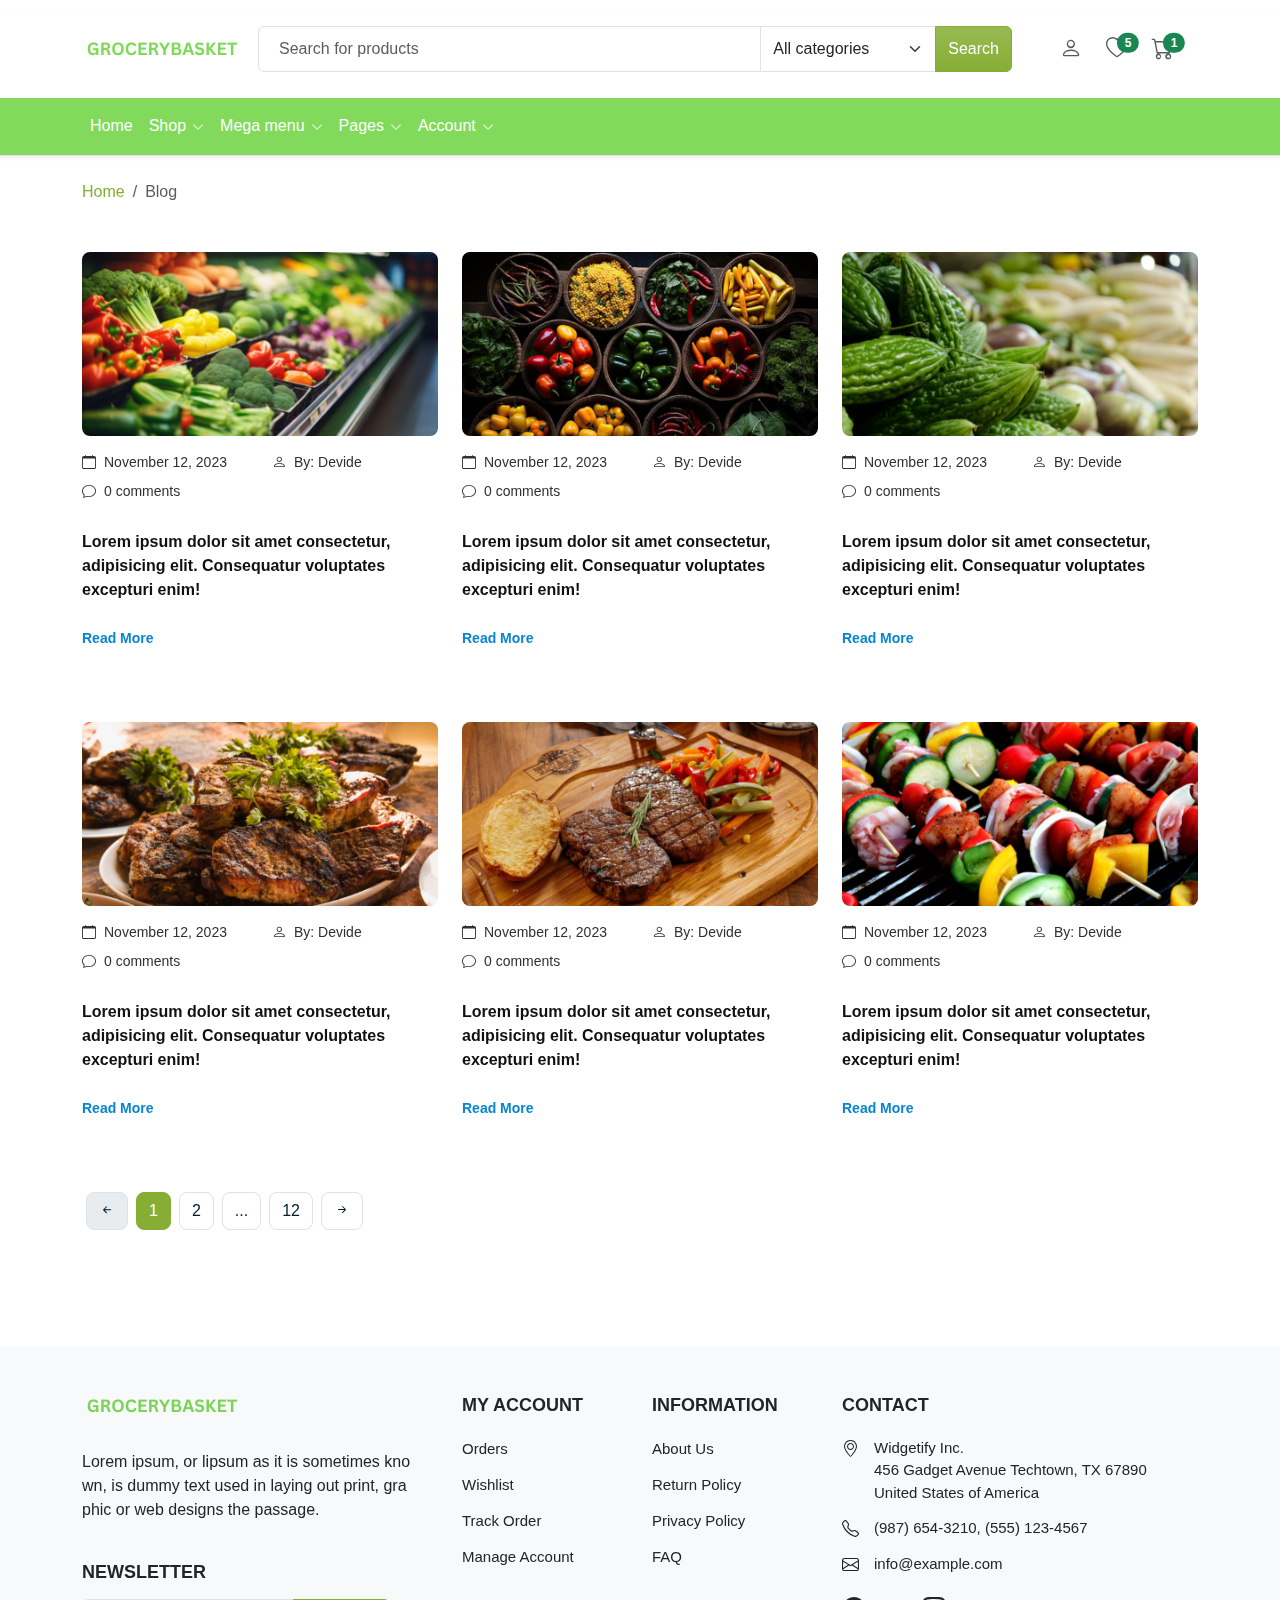
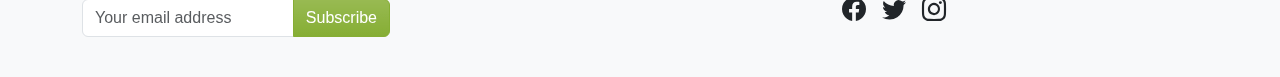
<file: blog.html>
<!DOCTYPE html>
<html lang="en">
<head>
    <meta charset="UTF-8">
    <meta name="viewport" content="width=device-width, initial-scale=1.0">
    <title>Blog | GroceryBasket eCommerce</title>
    <meta name="description" content="" />
    <link rel="icon" type="image/x-icon" href="./assets/images/favicon.ico">
    <link rel="stylesheet" href="./assets/css/bootstrap.min.css">
    <link rel="stylesheet" href="./assets/font/bootstrap-icons-1.11.3/font/bootstrap-icons.min.css">
    <link rel="stylesheet" href="./assets/plugin/nice-select/nice-select.css">
    <link rel="stylesheet" href="./assets/plugin/OwlCarousel2-2.3.4/dist/assets/owl.carousel.min.css">
    <link rel="stylesheet" href="./assets/plugin/OwlCarousel2-2.3.4/dist/assets/owl.theme.default.min.css">
    <link rel="stylesheet" href="./assets/plugin/nouislider/nouislider.min.css">
    <link rel="stylesheet" href="./assets/plugin/slick/slick.css">
    <link rel="stylesheet" href="./assets/css/style.css">
</head>
<body>
     <!-- Header Section Start -->
     <header class="navigation shadow-sm border-bottom">
        <!-- Navbar Sticky -->
        <div class="navbar-sticky">
            <!-- Navbar -->
            <div class="navbar navbar-middle navbar-expand-lg mt-lg-3 ">
                <div class="container">
                    <!-- Logo -->
                    <a class="navbar-brand flex-shrink-0 " href="index.html">
                        <img src="./assets/images/logo.png" class="logo main-logo" alt="eCommerce HTML Template"></a>
                    <!-- Logo -->
                    <!-- Search -->
                    <div class="input-group d-none d-lg-flex me-5">
                        <input id="searchInput" class="form-control py-10 px-20" type="text" placeholder="Search for products">
                        <select id="searchSelect" class="form-select flex-shrink-0" style="max-width: 11rem;">
                            <option>All categories</option>
                            <option>Fruits & Vegetables</option>
                            <option>Cuts & Sprouts</option>
                            <option>Exotic Fruits</option>
                            <option>Flower Bouquets</option>
                            <option>Fresh Fruits</option>
                            <option>Herbs & Seasonings</option>
                            <option>Organic Fruits</option>
                            <option>Fresh Vegetables</option>
                        </select>
                        <button type="button" class="btn btn-primary bg-gradient d-none d-lg-block">Search</button>
                    </div>
                    <!-- Search -->
                    <!-- Navbar Actions -->
                
                    <div class="list-inline  d-flex">
                        <div class="list-inline-item me-4">
                            <a href="login.html" class="text-muted">
                                <i class="bi bi-person"></i>
                            </a>
                        </div>
                        <div class="list-inline-item me-4">
                            <a href="wishlist.html" class="text-muted position-relative">
                                <i class="bi bi-heart"></i>
                                <span
                                    class="position-absolute top-0 start-100 translate-middle badge rounded-pill bg-success">
                                    5
                                    <span class="visually-hidden">unread messages</span>
                                </span>
                            </a>
                        </div>
                        <div class="list-inline-item me-4">
                            <a class="text-muted position-relative" href="cart.html">
                                <i class="bi bi-cart"></i>
                                <span
                                    class="position-absolute top-0 start-100 translate-middle badge rounded-pill bg-success">
                                    1
                                    <span class="visually-hidden">unread messages</span>
                                </span>
                            </a>
                        </div>
                        <div class="list-inline-item d-inline-block d-lg-none">
                            <button class="navbar-toggler border-0 collapsed" type="button" data-bs-toggle="offcanvas"
                                data-bs-target="#navbar-default" aria-controls="navbar-default"
                                aria-label="Toggle navigation">
                                <i class="bi bi-text-indent-left"></i>
                        </div>
                    </div>
                    <!-- Navbar Actions -->
                </div>
            </div>
            <!-- Navbar -->
            <!-- Navs -->
            <nav class="navbar navbar-expand-lg navbar-light navbar-default py-lg-2 py-md-0 py-0 py-sm-0  bg-color mt-lg-3" aria-label="Offcanvas navbar large">
                <div class="container">
                    <div class="offcanvas offcanvas-start" tabindex="-1" id="navbar-default" aria-labelledby="navbar-defaultLabel">
                        <div class="offcanvas-header pb-1">
                            <a href="index.html"><img src="./assets/images/logo.png" class="logo" alt="eCommerce HTML Template"></a>
                            <button type="button" class="btn-close" data-bs-dismiss="offcanvas" aria-label="Close"></button>
                        </div>
                        <div class="offcanvas-body">
                            <div class="d-block d-lg-none mb-4">
                                <div class="input-group  me-5">
                                    <input id="searchInput" class="form-control py-10 px-20" type="text" placeholder="Search for products">
                                    <select id="searchSelect" class="form-select flex-shrink-0" style="max-width: 11rem;">
                                        <option>All categories</option>
                                        <option>Fruits & Vegetables</option>
                                        <option>Notebooks</option>
                                        <option>Smartphones</option>
                                        <option>TV, Monitors</option>
                                        <option>Cameras</option>
                                        <option>Headphones</option>
                                        <option>Headsets</option>
                                        <option>Printers</option>
                                        <option>Consoles</option>
                                        <option>Games</option>
                                        <option>Storage</option>
                                    </select>
                                    <button type="button" class="btn btn-primary bg-gradient">Search</button>
                                </div>
                            </div>
                            <div>
                                <ul class="navbar-nav align-items-center">
                                    <li class="nav-item dropdown w-100 w-lg-auto">
                                        <a class="nav-link" href="index.html">Home</a>
                                    </li>
                                    <li class="nav-item dropdown w-100 w-lg-auto">
                                        <a class="nav-link dropdown-toggle" href="#" role="button" data-bs-toggle="dropdown" aria-expanded="false">Shop</a>
                                        <ul class="dropdown-menu">
                                            <li><a class="dropdown-item" href="shop.html">Shop Page - Filter</a></li>
                                            <li><a class="dropdown-item" href="shop-single.html">Shop Single</a></li>
                                            <li><a class="dropdown-item" href="wishlist.html">Shop Wishlist</a></li>
                                            <li><a class="dropdown-item" href="cart.html">Shop Cart</a></li>
                                            <li><a class="dropdown-item" href="checkout.html">Shop Checkout</a></li>
                                        </ul>
                                    </li>
                                    <li class="nav-item dropdown w-100 w-lg-auto dropdown-fullwidth">
                                        <a class="nav-link dropdown-toggle" href="#" role="button" data-bs-toggle="dropdown" aria-expanded="false">Mega menu</a>
                                        <div class="dropdown-menu pb-0">
                                            <div class="row p-2 p-lg-4">
                                                <div class="col-lg-3 col-12 mb-4 mb-lg-0">
                                                    <h6 class="text-primary ps-3">Fruits & Vegetables</h6>
                                                    <a class="dropdown-item" href="#">Cuts & Sprouts</a>
                                                    <a class="dropdown-item" href="#">Exotic Fruits & Veggies</a>
                                                    <a class="dropdown-item" href="#">Flower Bouquets, Bunches</a>
                                                    <a class="dropdown-item" href="#">Fresh Fruits</a>
                                                    <a class="dropdown-item" href="#">Fresh Vegetables</a>
                                                    <a class="dropdown-item" href="#">Herbs & Seasonings</a>
                                                    <a class="dropdown-item" href="#">Organic Fruits</a>
                                                    <a class="dropdown-item" href="#">Organic Vegetables</a>
                                                </div>
                                                <div class="col-lg-3 col-12 mb-4 mb-lg-0">
                                                    <h6 class="text-primary ps-3">Foodgrains, Oil & Masala</h6>
                                                    <a class="dropdown-item" href="#">Atta, Flours & Sooji</a>
                                                    <a class="dropdown-item" href="#">Dals & Pulses</a>
                                                    <a class="dropdown-item" href="#">Dry Fruits</a>
                                                    <a class="dropdown-item" href="#">Edible Oils & Ghee</a>
                                                    <a class="dropdown-item" href="#">Masalas & Spices</a>
                                                    <a class="dropdown-item" href="#">Organic Staples</a>
                                                    <a class="dropdown-item" href="#">Rice & Rice Products</a>
                                                    <a class="dropdown-item" href="#">Salt, Sugar & Jaggery</a>
                                                </div>
                                                <div class="col-lg-3 col-12 mb-4 mb-lg-0">
                                                    <h6 class="text-primary ps-3">Bakery, Cakes & Dairy</h6>
                                                    <a class="dropdown-item" href="#">Appliances & Electricals</a>
                                                    <a class="dropdown-item" href="#">Breads & Buns</a>
                                                    <a class="dropdown-item" href="#">Cakes & Pastries</a>
                                                    <a class="dropdown-item" href="#">Cookies, Rusk & Khari</a>
                                                    <a class="dropdown-item" href="#">Dairy</a>
                                                    <a class="dropdown-item" href="#">Gourmet Breads</a>
                                                    <a class="dropdown-item" href="#">Ice Creams & Desserts</a>
                                                    <a class="dropdown-item" href="#">Non Dairy</a>
                                                </div>
                                                <div class="col-lg-3 col-12 mb-4 mb-lg-0 menu-offer">
                                                    <div class="position-relative shine">
                                                        <img src="./assets/images/category/special-offer.png" class="rounded w-100" alt="eCommerce HTML Template">
                                                        <div class="position-absolute ps-6 mt-8 top-0 p-4">
                                                            <h5 class="mb-0">
                                                                Dont miss this
                                                                <br>
                                                                offer today.
                                                            </h5>
                                                            <a href="#" class="btn btn-cart btn-sm mt-3">Shop Now</a>
                                                        </div>
                                                    </div>
                                                </div>
                                            </div>
                                        </div>
                                    </li>
                                    <li class="nav-item dropdown w-100 w-lg-auto">
                                        <a class="nav-link dropdown-toggle" href="#" role="button" data-bs-toggle="dropdown" aria-expanded="false">Pages</a>
                                        <ul class="dropdown-menu">
                                            <li><a class="dropdown-item" href="blog.html">Blog</a></li>
                                            <li><a class="dropdown-item" href="blog-single.html">Blog Single</a>
                                            </li>
                                            <li><a class="dropdown-item" href="about.html">About us</a></li>
                                            <li><a class="dropdown-item" href="contact.html">Contact</a></li>
                                        </ul>
                                    </li>
                                    <li class="nav-item dropdown w-100 w-lg-auto">
                                        <a class="nav-link dropdown-toggle" href="#" role="button" data-bs-toggle="dropdown" aria-expanded="false">Account</a>
                                            <ul class="dropdown-menu">
                                                <li><a class="dropdown-item" href="login.html">Sign in</a></li>
                                                <li><a class="dropdown-item" href="signup.html">Signup</a></li>
                                                <li><a class="dropdown-item" href="forgot-password.html">Forgot Password</a></li>
                                            </ul>
                                    </li>
                                    
                                </ul>
                            </div>
                        </div>
                    </div>
                </div>
            </nav>
            <!-- Navs -->
        </div>
        <!-- Navbar Sticky -->
    </header>
    <!-- Header Section End -->
    
    <!-- Blog Section -->
        <main>
            <div class="blog-section">
                <div class="mt-4">
                <div class="container">
                    <div class="row">
                        <div class="col-12">
                            <!-- breadcrumb -->
                            <nav aria-label="breadcrumb">
                            <ol class="breadcrumb mb-0">
                                <li class="breadcrumb-item"><a href="#!">Home</a></li>
                                <li class="breadcrumb-item active" aria-current="page">Blog</li>
                            </ol>
                            </nav>
                        </div>
                    </div>
                </div>
                </div>
                <!-- section -->
                </style>
                <!-- section -->
                <section class="mt-5  mb-5">
                <!-- container -->
                <div class="container">
                    <!-- row -->
                    <div class="row">
                        <div class="col-12 col-md-6 col-lg-4 mb-5">
                            <div class="blog-item">
                                <div class="blog-wraper blog-item rounded">
                                     <div class="blog-header">
                                        <div class="mb-3">
                                            <a href="blog-single.html">
                                                <div class="img-zoom">
                                                    <img src="./assets/images/blog-1.png" alt="eCommerce Html Template" class="img-fluid w-100">
                                                </div>
                                            </a>
                                        </div>
                                    </div>
                                    <div class="blog-body pb-4">
                                         <div class="row row-cols-xl-2 row-cols-lg-2 row-cols-1 row-cols-md-1 blog-info">
                                              <div><i class="bi bi-calendar"></i><span class="ms-2">November 12, 2023</span></div>
                                              <div class="d-none d-sm-none d-md-none d-lg-block"><i class="bi bi-person"></i><span class="ms-2">By: Devide</span></div>
                                              <div class="mt-2 d-none d-sm-none d-md-none d-lg-block"><i class="bi bi-chat"></i><span class="ms-2">0 comments</span></div>
                                         </div>
                                        <div>
                                        <h2 class="h5 blog-title mt-3">
                                            <a href="blog-single.html" class="text-inherit">Lorem ipsum dolor sit amet consectetur, adipisicing elit. Consequatur voluptates excepturi enim!</a>
                                        </h2>
                                            <div class="text-muted mt-3">
                                                <a href="#" class="blog-btn">Read More</a>
                                            </div>
                                        </div>
                                    </div>
                                </div>
                            </div>
                        </div>
                        <div class="col-12 col-md-6 col-lg-4 mb-5">
                            <div class="blog-item">
                                <div class="blog-wraper blog-item rounded">
                                     <div class="blog-header">
                                        <div class="mb-3">
                                            <a href="blog-single.html">
                                                <div class="img-zoom">
                                                    <img src="./assets/images/blog-2.png" alt="eCommerce Html Template" class="img-fluid w-100">
                                                </div>
                                            </a>
                                        </div>
                                    </div>
                                    <div class="blog-body pb-4">
                                         <div class="row row-cols-xl-2 row-cols-lg-2 row-cols-1 row-cols-md-1 blog-info">
                                              <div><i class="bi bi-calendar"></i><span class="ms-2">November 12, 2023</span></div>
                                              <div class="d-none d-sm-none d-md-none d-lg-block"><i class="bi bi-person"></i><span class="ms-2">By: Devide</span></div>
                                              <div class="mt-2 d-none d-sm-none d-md-none d-lg-block"><i class="bi bi-chat"></i><span class="ms-2">0 comments</span></div>
                                         </div>
                                        <div>
                                        <h2 class="h5 blog-title mt-3">
                                            <a href="blog-single.html" class="text-inherit">Lorem ipsum dolor sit amet consectetur, adipisicing elit. Consequatur voluptates excepturi enim!</a>
                                        </h2>
                                            <div class="text-muted mt-3">
                                                <a href="#" class="blog-btn">Read More</a>
                                            </div>
                                        </div>
                                    </div>
                                </div>
                            </div>
                        </div>
                        <div class="col-12 col-md-6 col-lg-4 mb-5">
                            <div class="blog-item">
                                <div class="blog-wraper blog-item rounded">
                                    <div class="blog-header">
                                        <div class="mb-3">
                                            <a href="blog-single.html">
                                                <div class="img-zoom">
                                                    <img src="./assets/images/blog-3.png" alt="eCommerce Html Template" class="img-fluid w-100">
                                                </div>
                                            </a>
                                        </div>
                                    </div>
                                    <div class="blog-body pb-4">
                                        <div class="row row-cols-xl-2 row-cols-lg-2 row-cols-1 row-cols-md-1 blog-info">
                                            <div><i class="bi bi-calendar"></i><span class="ms-2">November 12, 2023</span></div>
                                            <div class="d-none d-sm-none d-md-none d-lg-block"><i class="bi bi-person"></i><span class="ms-2">By: Devide</span></div>
                                            <div class="mt-2 d-none d-sm-none d-md-none d-lg-block"><i class="bi bi-chat"></i><span class="ms-2">0 comments</span></div>
                                        </div>
                                        <div>
                                        <h2 class="h5 blog-title mt-3">
                                            <a href="blog-single.html" class="text-inherit">Lorem ipsum dolor sit amet consectetur, adipisicing elit. Consequatur voluptates excepturi enim!</a>
                                        </h2>
                                            <div class="text-muted mt-3">
                                                <a href="#" class="blog-btn">Read More</a>
                                            </div>
                                        </div>
                                    </div>
                                </div>
                            </div>
                        </div>
                    <div class="col-12 col-md-6 col-lg-4 mb-5">
                        <div class="blog-item">
                            <div class="blog-wraper blog-item rounded">
                                <div class="blog-header">
                                    <div class="mb-3">
                                        <a href="blog-single.html">
                                            <div class="img-zoom">
                                                <img src="./assets/images/blog-4.png" alt="eCommerce Html Template" class="img-fluid w-100">
                                            </div>
                                        </a>
                                    </div>
                                </div>
                                <div class="blog-body pb-4">
                                    <div class="row row-cols-xl-2 row-cols-lg-2 row-cols-1 row-cols-md-1 blog-info">
                                        <div><i class="bi bi-calendar"></i><span class="ms-2">November 12, 2023</span></div>
                                        <div class="d-none d-sm-none d-md-none d-lg-block"><i class="bi bi-person"></i><span class="ms-2">By: Devide</span></div>
                                        <div class="mt-2 d-none d-sm-none d-md-none d-lg-block"><i class="bi bi-chat"></i><span class="ms-2">0 comments</span></div>
                                    </div>
                                    <div>
                                    <h2 class="h5 blog-title mt-3">
                                        <a href="blog-single.html" class="text-inherit">Lorem ipsum dolor sit amet consectetur, adipisicing elit. Consequatur voluptates excepturi enim!</a>
                                    </h2>
                                        <div class="text-muted mt-3">
                                            <a href="#" class="blog-btn">Read More</a>
                                        </div>
                                    </div>
                                </div>
                            </div>
                        </div>
                    </div>
                    <div class="col-12 col-md-6 col-lg-4 mb-5">
                        <div class="blog-item">
                            <div class="blog-wraper blog-item rounded">
                                 <div class="blog-header">
                                    <div class="mb-3">
                                        <a href="blog-single.html">
                                            <div class="img-zoom">
                                                <img src="./assets/images/blog-5.png" alt="eCommerce Html Template" class="img-fluid w-100">
                                            </div>
                                        </a>
                                    </div>
                                </div>
                                <div class="blog-body pb-4">
                                     <div class="row row-cols-xl-2 row-cols-lg-2 row-cols-1 row-cols-md-1 blog-info">
                                          <div><i class="bi bi-calendar"></i><span class="ms-2">November 12, 2023</span></div>
                                          <div class="d-none d-sm-none d-md-none d-lg-block"><i class="bi bi-person"></i><span class="ms-2">By: Devide</span></div>
                                          <div class="mt-2 d-none d-sm-none d-md-none d-lg-block"><i class="bi bi-chat"></i><span class="ms-2">0 comments</span></div>
                                     </div>
                                    <div>
                                    <h2 class="h5 blog-title mt-3">
                                        <a href="blog-single.html" class="text-inherit">Lorem ipsum dolor sit amet consectetur, adipisicing elit. Consequatur voluptates excepturi enim!</a>
                                    </h2>
                                        <div class="text-muted mt-3">
                                            <a href="#" class="blog-btn">Read More</a>
                                        </div>
                                    </div>
                                </div>
                            </div>
                        </div>
                    </div>
                    <div class="col-12 col-md-6 col-lg-4 mb-5">
                        <div class="blog-item">
                            <div class="blog-wraper blog-item rounded">
                                 <div class="blog-header">
                                    <div class="mb-3">
                                        <a href="blog-single.html">
                                            <div class="img-zoom">
                                                <img src="./assets/images/blog-6.png" alt="eCommerce Html Template" class="img-fluid w-100">
                                            </div>
                                        </a>
                                    </div>
                                </div>
                                <div class="blog-body pb-4">
                                     <div class="row row-cols-xl-2 row-cols-lg-2 row-cols-1 row-cols-md-1 blog-info">
                                          <div><i class="bi bi-calendar"></i><span class="ms-2">November 12, 2023</span></div>
                                          <div class="d-none d-sm-none d-md-none d-lg-block"><i class="bi bi-person"></i><span class="ms-2">By: Devide</span></div>
                                          <div class="mt-2 d-none d-sm-none d-md-none d-lg-block"><i class="bi bi-chat"></i><span class="ms-2">0 comments</span></div>
                                     </div>
                                    <div>
                                    <h2 class="h5 blog-title mt-3">
                                        <a href="blog-single.html" class="text-inherit">Lorem ipsum dolor sit amet consectetur, adipisicing elit. Consequatur voluptates excepturi enim!</a>
                                    </h2>
                                        <div class="text-muted mt-3">
                                            <a href="#" class="blog-btn">Read More</a>
                                        </div>
                                    </div>
                                </div>
                            </div>
                        </div>
                    </div>
                        
                        <div class="col-12">
                            <nav>
                            <!-- pagination -->
                            <ul class="pagination">
                                <li class="page-item disabled">
                                    <a class="page-link mx-1" href="#" aria-label="Previous">
                                        <i class="bi bi-arrow-left-short"></i>
                                    </a>
                                </li>
                                <li class="page-item"><a class="page-link mx-1 active" href="#">1</a></li>
                                <li class="page-item"><a class="page-link mx-1" href="#">2</a></li>
    
                                <li class="page-item"><a class="page-link mx-1" href="#">...</a></li>
                                <li class="page-item"><a class="page-link mx-1" href="#">12</a></li>
                                <li class="page-item">
                                    <a class="page-link mx-1" href="#" aria-label="Next">
                                        <i class="bi bi-arrow-right-short"></i>
                                    </a>
                                </li>
                            </ul>
                            </nav>
                        </div>
                    </div>
                </div>
                </section>
            </div>
        </main>
    <!-- End Blog Section -->

   
    <!-- Footer Section -->
        <footer class="mt-100">
            <div class="container">
                <div class="row">
                    <div class="col-lg-4 mb-4 mb-md-0">
                        <div class="row">
                            <div class="col-12 col-md-6 col-lg-12">
                                <div class="footer_logo">
                                    <img loading="lazy" src="./assets/images/logo.png" class="logo" alt="easy shop">
                                </div>
                                <div class="mt-4">
                                    <p>Lorem ipsum, or lipsum as it is sometimes kno wn, is dummy text used in laying out print, gra phic or web designs the passage.</p>
                                </div>
                            </div>
                            <div class="col-12 col-md-6 col-lg-12">
                                <div class="footer_newsletter pe-lg-5">
                                    <h4 class="text-uppercase">Newsletter</h4>
                                    <div class="input-group">
                                        <input id="searchInput" class="form-control w-50" type="text" placeholder="Your email address">
                                        <button type="button" class="btn btn-primary bg-gradient">Subscribe</button>
                                    </div>
                                </div>
                            </div>
                        </div>
                    </div>
                    <div class="col-lg-4 mb-3 mb-md-0">
                        <div class="row">
                            <div class="col-6">
                                <div class="footer_menu">
                                    <h4 class="footer_title">My Account</h4>
                                    <ul class="m-0 p-0 list-unstyled">
                                        <li><a href="#">Orders</a></li>
                                        <li><a href="#">Wishlist</a></li>
                                        <li><a href="#">Track Order</a></li>
                                        <li><a href="#">Manage Account</a></li>
                                    </ul>
                                
                                </div>
                            </div>
                            <div class="col-6">
                                <div class="footer_menu">
                                    <h4 class="footer_title">Information</h4>
                                    <ul class="m-0 p-0 list-unstyled">
                                        <li><a href="#">About Us</a></li>
                                        <li><a href="#">Return Policy</a></li>
                                        <li><a href="#">Privacy Policy</a></li>
                                        <li><a href="#">FAQ</a></li>
                                    </ul>

                                    
                                </div>
                            </div>
                        </div>
                    </div>
                    <div class="col-lg-4">
                        <div class="footer_download">
                            <div class="row">
                                <div class="col-lg-6 col-lg-12">
                                    <h4 class="footer_title">Contact</h4>
                                    <div class="footer_contact">
                                        <p>
                                            <span class="icn"><i class="bi bi-geo-alt"></i></span>
                                            Widgetify Inc. <br>
                                            456 Gadget Avenue 
                                            Techtown, TX 67890 <br>
                                            United States of America
                                        </p>
                                        <p class="phn">
                                            <span class="icn"><i class="bi bi-telephone"></i></span>
                                            (987) 654-3210, (555) 123-4567
                                        </p>
                                        <p class="eml">
                                            <span class="icn"><i class="bi bi-envelope"></i></span>
                                            info@example.com
                                        </p>
                                    </div>
                                </div>
                                <div class="footer_social col-lg-6 col-lg-12">
                                    <div class="footer_icon d-flex mt-1">
                                        <a href="#" class="facebook pe-3"><i class="bi bi-facebook"></i></a>
                                        <a href="#" class="twitter pe-3"><i class="bi bi-twitter"></i></a>
                                        <a href="#" class="instagram pe-3"><i class="bi bi-instagram"></i></a>
                                    </div>
                                </div>
                            </div>
                        </div>
                    </div>
                </div>
            </div>
        </footer>
    <!-- End Footer Section -->
    <script src="./assets/js/jquery-3.6.0.min.js"></script>
    <script src="./assets/js/bootstrap.bundle.min.js"></script>
    <script src="./assets/js/jquery.ez-plus.js"></script>
    <script src="./assets/plugin/nice-select/jquery.nice-select.min.js"></script>
    <script src="./assets/plugin/OwlCarousel2-2.3.4/dist/owl.carousel.min.js"></script>
    <script src="./assets/plugin/nouislider/nouislider.min.js"></script>
    <script src="./assets/plugin/slick/slick.min.js"></script>
    <script src="./assets/js/timer.js"></script>
    <script src="./assets/js/main.js"></script>
</body>
</html>
</file>
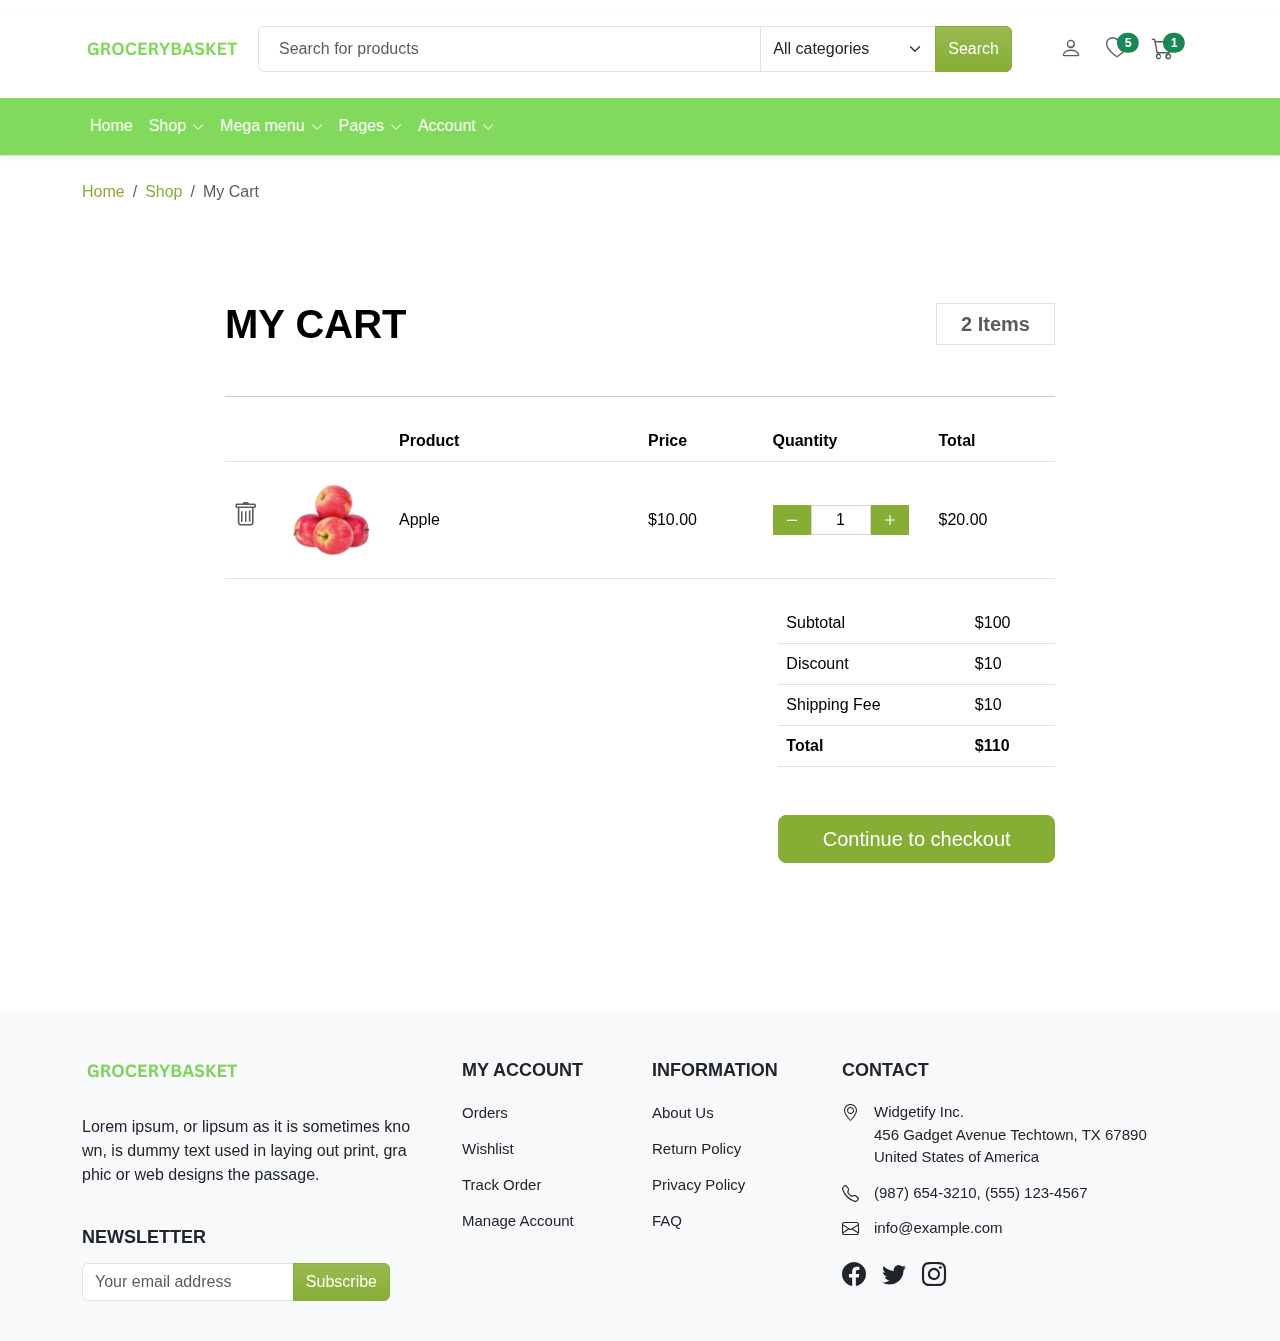
<file: cart.html>
<!DOCTYPE html>
<html lang="en">
<head>
    <meta charset="UTF-8">
    <meta name="viewport" content="width=device-width, initial-scale=1.0">
    <title>Cart | GroceryBasket eCommerce</title>
    <meta name="description" content="" />
    <link rel="icon" type="image/x-icon" href="./assets/images/favicon.ico">
    <link rel="stylesheet" href="./assets/css/bootstrap.min.css">
    <link rel="stylesheet" href="./assets/font/bootstrap-icons-1.11.3/font/bootstrap-icons.min.css">
    <link rel="stylesheet" href="./assets/plugin/nice-select/nice-select.css">
    <link rel="stylesheet" href="./assets/plugin/OwlCarousel2-2.3.4/dist/assets/owl.carousel.min.css">
    <link rel="stylesheet" href="./assets/plugin/OwlCarousel2-2.3.4/dist/assets/owl.theme.default.min.css">
    <link rel="stylesheet" href="./assets/plugin/nouislider/nouislider.min.css">
    <link rel="stylesheet" href="./assets/plugin/slick/slick.css">
    <link rel="stylesheet" href="./assets/css/style.css">
</head>
<body>
     <!-- Header Section Start -->
     <header class="navigation shadow-sm border-bottom">
        <!-- Navbar Sticky -->
        <div class="navbar-sticky">
            <!-- Navbar -->
            <div class="navbar navbar-middle navbar-expand-lg mt-lg-3 ">
                <div class="container">
                    <!-- Logo -->
                    <a class="navbar-brand flex-shrink-0 " href="index.html">
                        <img src="./assets/images/logo.png" class="logo main-logo" alt="eCommerce HTML Template"></a>
                    <!-- Logo -->
                    <!-- Search -->
                    <div class="input-group d-none d-lg-flex me-5">
                        <input id="searchInput" class="form-control py-10 px-20" type="text" placeholder="Search for products">
                        <select id="searchSelect" class="form-select flex-shrink-0" style="max-width: 11rem;">
                            <option>All categories</option>
                            <option>Fruits & Vegetables</option>
                            <option>Cuts & Sprouts</option>
                            <option>Exotic Fruits</option>
                            <option>Flower Bouquets</option>
                            <option>Fresh Fruits</option>
                            <option>Herbs & Seasonings</option>
                            <option>Organic Fruits</option>
                            <option>Fresh Vegetables</option>
                        </select>
                        <button type="button" class="btn btn-primary bg-gradient d-none d-lg-block">Search</button>
                    </div>
                    <!-- Search -->
                    <!-- Navbar Actions -->
                
                    <div class="list-inline  d-flex">
                        <div class="list-inline-item me-4">
                            <a href="login.html" class="text-muted">
                                <i class="bi bi-person"></i>
                            </a>
                        </div>
                        <div class="list-inline-item me-4">
                            <a href="wishlist.html" class="text-muted position-relative">
                                <i class="bi bi-heart"></i>
                                <span
                                    class="position-absolute top-0 start-100 translate-middle badge rounded-pill bg-success">
                                    5
                                    <span class="visually-hidden">unread messages</span>
                                </span>
                            </a>
                        </div>
                        <div class="list-inline-item me-4">
                            <a class="text-muted position-relative" href="cart.html">
                                <i class="bi bi-cart"></i>
                                <span
                                    class="position-absolute top-0 start-100 translate-middle badge rounded-pill bg-success">
                                    1
                                    <span class="visually-hidden">unread messages</span>
                                </span>
                            </a>
                        </div>
                        <div class="list-inline-item d-inline-block d-lg-none">
                            <button class="navbar-toggler border-0 collapsed" type="button" data-bs-toggle="offcanvas"
                                data-bs-target="#navbar-default" aria-controls="navbar-default"
                                aria-label="Toggle navigation">
                                <i class="bi bi-text-indent-left"></i>
                        </div>
                    </div>
                    <!-- Navbar Actions -->
                </div>
            </div>
            <!-- Navbar -->
            <!-- Navs -->
            <nav class="navbar navbar-expand-lg navbar-light navbar-default py-lg-2 py-md-0 py-0 py-sm-0  bg-color mt-lg-3" aria-label="Offcanvas navbar large">
                <div class="container">
                    <div class="offcanvas offcanvas-start" tabindex="-1" id="navbar-default" aria-labelledby="navbar-defaultLabel">
                        <div class="offcanvas-header pb-1">
                            <a href="index.html"><img src="./assets/images/logo.png" class="logo" alt="eCommerce HTML Template"></a>
                            <button type="button" class="btn-close" data-bs-dismiss="offcanvas" aria-label="Close"></button>
                        </div>
                        <div class="offcanvas-body">
                            <div class="d-block d-lg-none mb-4">
                                <div class="input-group  me-5">
                                    <input id="searchInput" class="form-control py-10 px-20" type="text" placeholder="Search for products">
                                    <select id="searchSelect" class="form-select flex-shrink-0" style="max-width: 11rem;">
                                        <option>All categories</option>
                                        <option>Fruits & Vegetables</option>
                                        <option>Notebooks</option>
                                        <option>Smartphones</option>
                                        <option>TV, Monitors</option>
                                        <option>Cameras</option>
                                        <option>Headphones</option>
                                        <option>Headsets</option>
                                        <option>Printers</option>
                                        <option>Consoles</option>
                                        <option>Games</option>
                                        <option>Storage</option>
                                    </select>
                                    <button type="button" class="btn btn-primary bg-gradient">Search</button>
                                </div>
                            </div>
                            <div>
                                <ul class="navbar-nav align-items-center">
                                    <li class="nav-item dropdown w-100 w-lg-auto">
                                        <a class="nav-link" href="index.html">Home</a>
                                    </li>
                                    <li class="nav-item dropdown w-100 w-lg-auto">
                                        <a class="nav-link dropdown-toggle" href="#" role="button" data-bs-toggle="dropdown" aria-expanded="false">Shop</a>
                                        <ul class="dropdown-menu">
                                            <li><a class="dropdown-item" href="shop.html">Shop Page - Filter</a></li>
                                            <li><a class="dropdown-item" href="shop-single.html">Shop Single</a></li>
                                            <li><a class="dropdown-item" href="wishlist.html">Shop Wishlist</a></li>
                                            <li><a class="dropdown-item" href="cart.html">Shop Cart</a></li>
                                            <li><a class="dropdown-item" href="checkout.html">Shop Checkout</a></li>
                                        </ul>
                                    </li>
                                    <li class="nav-item dropdown w-100 w-lg-auto dropdown-fullwidth">
                                        <a class="nav-link dropdown-toggle" href="#" role="button" data-bs-toggle="dropdown" aria-expanded="false">Mega menu</a>
                                        <div class="dropdown-menu pb-0">
                                            <div class="row p-2 p-lg-4">
                                                <div class="col-lg-3 col-12 mb-4 mb-lg-0">
                                                    <h6 class="text-primary ps-3">Fruits & Vegetables</h6>
                                                    <a class="dropdown-item" href="#">Cuts & Sprouts</a>
                                                    <a class="dropdown-item" href="#">Exotic Fruits & Veggies</a>
                                                    <a class="dropdown-item" href="#">Flower Bouquets, Bunches</a>
                                                    <a class="dropdown-item" href="#">Fresh Fruits</a>
                                                    <a class="dropdown-item" href="#">Fresh Vegetables</a>
                                                    <a class="dropdown-item" href="#">Herbs & Seasonings</a>
                                                    <a class="dropdown-item" href="#">Organic Fruits</a>
                                                    <a class="dropdown-item" href="#">Organic Vegetables</a>
                                                </div>
                                                <div class="col-lg-3 col-12 mb-4 mb-lg-0">
                                                    <h6 class="text-primary ps-3">Foodgrains, Oil & Masala</h6>
                                                    <a class="dropdown-item" href="#">Atta, Flours & Sooji</a>
                                                    <a class="dropdown-item" href="#">Dals & Pulses</a>
                                                    <a class="dropdown-item" href="#">Dry Fruits</a>
                                                    <a class="dropdown-item" href="#">Edible Oils & Ghee</a>
                                                    <a class="dropdown-item" href="#">Masalas & Spices</a>
                                                    <a class="dropdown-item" href="#">Organic Staples</a>
                                                    <a class="dropdown-item" href="#">Rice & Rice Products</a>
                                                    <a class="dropdown-item" href="#">Salt, Sugar & Jaggery</a>
                                                </div>
                                                <div class="col-lg-3 col-12 mb-4 mb-lg-0">
                                                    <h6 class="text-primary ps-3">Bakery, Cakes & Dairy</h6>
                                                    <a class="dropdown-item" href="#">Appliances & Electricals</a>
                                                    <a class="dropdown-item" href="#">Breads & Buns</a>
                                                    <a class="dropdown-item" href="#">Cakes & Pastries</a>
                                                    <a class="dropdown-item" href="#">Cookies, Rusk & Khari</a>
                                                    <a class="dropdown-item" href="#">Dairy</a>
                                                    <a class="dropdown-item" href="#">Gourmet Breads</a>
                                                    <a class="dropdown-item" href="#">Ice Creams & Desserts</a>
                                                    <a class="dropdown-item" href="#">Non Dairy</a>
                                                </div>
                                                <div class="col-lg-3 col-12 mb-4 mb-lg-0 menu-offer">
                                                    <div class="position-relative shine">
                                                        <img src="./assets/images/category/special-offer.png" class="rounded w-100" alt="eCommerce HTML Template">
                                                        <div class="position-absolute ps-6 mt-8 top-0 p-4">
                                                            <h5 class="mb-0">
                                                                Dont miss this
                                                                <br>
                                                                offer today.
                                                            </h5>
                                                            <a href="#" class="btn btn-cart btn-sm mt-3">Shop Now</a>
                                                        </div>
                                                    </div>
                                                </div>
                                            </div>
                                        </div>
                                    </li>
                                    <li class="nav-item dropdown w-100 w-lg-auto">
                                        <a class="nav-link dropdown-toggle" href="#" role="button" data-bs-toggle="dropdown" aria-expanded="false">Pages</a>
                                        <ul class="dropdown-menu">
                                            <li><a class="dropdown-item" href="blog.html">Blog</a></li>
                                            <li><a class="dropdown-item" href="blog-single.html">Blog Single</a>
                                            </li>
                                            <li><a class="dropdown-item" href="about.html">About us</a></li>
                                            <li><a class="dropdown-item" href="contact.html">Contact</a></li>
                                        </ul>
                                    </li>
                                    <li class="nav-item dropdown w-100 w-lg-auto">
                                        <a class="nav-link dropdown-toggle" href="#" role="button" data-bs-toggle="dropdown" aria-expanded="false">Account</a>
                                            <ul class="dropdown-menu">
                                                <li><a class="dropdown-item" href="login.html">Sign in</a></li>
                                                <li><a class="dropdown-item" href="signup.html">Signup</a></li>
                                                <li><a class="dropdown-item" href="forgot-password.html">Forgot Password</a></li>
                                            </ul>
                                    </li>
                                    
                                </ul>
                            </div>
                        </div>
                    </div>
                </div>
            </nav>
            <!-- Navs -->
        </div>
        <!-- Navbar Sticky -->
    </header>
<!-- Header Section End -->

    <main>
        <!-- section-->
         <div class="product-wishlist">
            <div class="mt-4">
                <div class="container">
                   <!-- row -->
                   <div class="row">
                      <!-- col -->
                      <div class="col-12">
                         <!-- breadcrumb -->
                         <nav aria-label="breadcrumb">
                            <ol class="breadcrumb mb-0">
                               <li class="breadcrumb-item"><a href="#!">Home</a></li>
                               <li class="breadcrumb-item"><a href="#!">Shop</a></li>
                               <li class="breadcrumb-item active" aria-current="page">My Cart</li>
                            </ol>
                         </nav>
                      </div>
                   </div>
                </div>
             </div>
             <!-- section -->
             <section class="mt-5 mb-5">
                <div class="container">
                    <div class="row d-flex justify-content-center align-items-center">
                        <div class="col-lg-10">
                            <div class="p-5">
                                <div class="d-flex justify-content-between align-items-center mb-5">
                                    <h1 class="fw-bold mb-0 text-black text-uppercase">My Cart</h1>
                                    <h5 class="mb-0  fw-bold border py-2 px-4 text-muted">2 Items</h5>
                                </div>
                                <hr class="my-4">
                                <div class="table-responsive cart-container">
                                    <table class="table">
                                      <thead>
                                        <tr>
                                          <th scope="col"></th>
                                          <th scope="col">Product</th>
                                          <th scope="col">Price</th>
                                          <th scope="col">Quantity</th>
                                          <th scope="col">Total</th>
                                        </tr>
                                      </thead>
                                      <tbody>
                                        <tr>
                                          <th scope="row" class="align-middle" width="20%">
                                           <a href="#" class="text-muted me-3 remove-item" data-bs-toggle="tooltip" data-bs-placement="top" aria-label="Delete" data-bs-original-title="Delete">
                                            <i class="bi bi-trash"></i>
                                            </a>
                                            <a href="#">
                                                <img src="./assets/images/product/Apple-first.png" class="img-fluid rounded-3" width="100" alt="Apple-first">
                                            </a>
                                          </th>
                                          <td class="align-middle" width="30%">
                                            <a href="#" class="text-black">Apple</a></td>
                                          <td class="align-middle" width="15%">$10.00</td>
                                          <td class="align-middle" width="20%">
                                            <div class="qty-container">
                                                <button class="qty-btn-minus count-decreament" type="button"><i class="bi bi-dash"></i></button>
                                                <input type="number" name="qty" value="1" class="input-qty input-cornered"/>
                                                <button class="qty-btn-plus count-increament" type="button"><i class="bi bi-plus"></i></button>
                                            </div>
                                          </td>
                                          <td class="align-middle" width="15%">$20.00</td>
                                        </tr>
                                      </tbody>
                                    </table>
                                  </div>


                                <div class="col-md-4 ms-auto">
                                      <div class="mt-2">
                                        <table class="table">
                                            <tr>
                                                <td>Subtotal</td>
                                                <td class="text-right">$100</td>
                                            </tr>
                                            <tr>
                                                <td>Discount</td>
                                                <td class="text-right">$10</td>
                                            </tr>
                                            <tr>
                                                <td>Shipping Fee</td>
                                                <td class="text-right">$10</td>
                                            </tr>
                                            <tr>
                                                <td class="fw-bold">Total</td>
                                                <td class="text-right fw-bold">$110</td>
                                            </tr>
                                         </table>
                                      </div>
                                      <div class="checkout-btn mt-5">
                                        <a href="checkout.html" class="btn btn-primary btn-lg w-100">Continue to checkout</a>
                                      </div>
                                </div>
                            </div>
                        </div>
                    </div>
                </div>
             </section>
         </div>
     </main>
   
     <!-- Footer Section -->
     <footer class="mt-100">
        <div class="container">
            <div class="row">
                <div class="col-lg-4 mb-4 mb-md-0">
                    <div class="row">
                        <div class="col-12 col-md-6 col-lg-12">
                            <div class="footer_logo">
                                <img loading="lazy" src="./assets/images/logo.png" class="logo" alt="easy shop">
                            </div>
                            <div class="mt-4">
                                <p>Lorem ipsum, or lipsum as it is sometimes kno wn, is dummy text used in laying out print, gra phic or web designs the passage.</p>
                            </div>
                        </div>
                        <div class="col-12 col-md-6 col-lg-12">
                            <div class="footer_newsletter pe-lg-5">
                                <h4 class="text-uppercase">Newsletter</h4>
                                <div class="input-group">
                                    <input id="searchInput" class="form-control w-50" type="text" placeholder="Your email address">
                                    <button type="button" class="btn btn-primary bg-gradient">Subscribe</button>
                                </div>
                            </div>
                        </div>
                    </div>
                </div>
                <div class="col-lg-4 mb-3 mb-md-0">
                    <div class="row">
                        <div class="col-6">
                            <div class="footer_menu">
                                <h4 class="footer_title">My Account</h4>
                                <ul class="m-0 p-0 list-unstyled">
                                    <li><a href="#">Orders</a></li>
                                    <li><a href="#">Wishlist</a></li>
                                    <li><a href="#">Track Order</a></li>
                                    <li><a href="#">Manage Account</a></li>
                                </ul>
                               
                            </div>
                        </div>
                        <div class="col-6">
                            <div class="footer_menu">
                                <h4 class="footer_title">Information</h4>
                                <ul class="m-0 p-0 list-unstyled">
                                    <li><a href="#">About Us</a></li>
                                    <li><a href="#">Return Policy</a></li>
                                    <li><a href="#">Privacy Policy</a></li>
                                    <li><a href="#">FAQ</a></li>
                                </ul>

                                
                            </div>
                        </div>
                    </div>
                </div>
                <div class="col-lg-4">
                    <div class="footer_download">
                        <div class="row">
                            <div class="col-lg-6 col-lg-12">
                                <h4 class="footer_title">Contact</h4>
                                <div class="footer_contact">
                                    <p>
                                        <span class="icn"><i class="bi bi-geo-alt"></i></span>
                                        Widgetify Inc. <br>
                                        456 Gadget Avenue 
                                        Techtown, TX 67890 <br>
                                        United States of America
                                    </p>
                                    <p class="phn">
                                        <span class="icn"><i class="bi bi-telephone"></i></span>
                                        (987) 654-3210, (555) 123-4567
                                    </p>
                                    <p class="eml">
                                        <span class="icn"><i class="bi bi-envelope"></i></span>
                                        info@example.com
                                    </p>
                                </div>
                            </div>
                            <div class="footer_social col-lg-6 col-lg-12">
                                <div class="footer_icon d-flex mt-1">
                                    <a href="#" class="facebook pe-3"><i class="bi bi-facebook"></i></a>
                                    <a href="#" class="twitter pe-3"><i class="bi bi-twitter"></i></a>
                                    <a href="#" class="instagram pe-3"><i class="bi bi-instagram"></i></a>
                                </div>
                            </div>
                        </div>
                    </div>
                </div>
            </div>
        </div>
    </footer>
    <!-- End Footer Section -->
    <script src="./assets/js/jquery-3.6.0.min.js"></script>
    <script src="./assets/js/bootstrap.bundle.min.js"></script>
    <script src="./assets/js/jquery.ez-plus.js"></script>
    <script src="./assets/plugin/nice-select/jquery.nice-select.min.js"></script>
    <script src="./assets/plugin/OwlCarousel2-2.3.4/dist/owl.carousel.min.js"></script>
    <script src="./assets/plugin/nouislider/nouislider.min.js"></script>
    <script src="./assets/plugin/slick/slick.min.js"></script>
    <script src="./assets/js/timer.js"></script>
    <script src="./assets/js/main.js"></script>
</body>
</html>
</file>
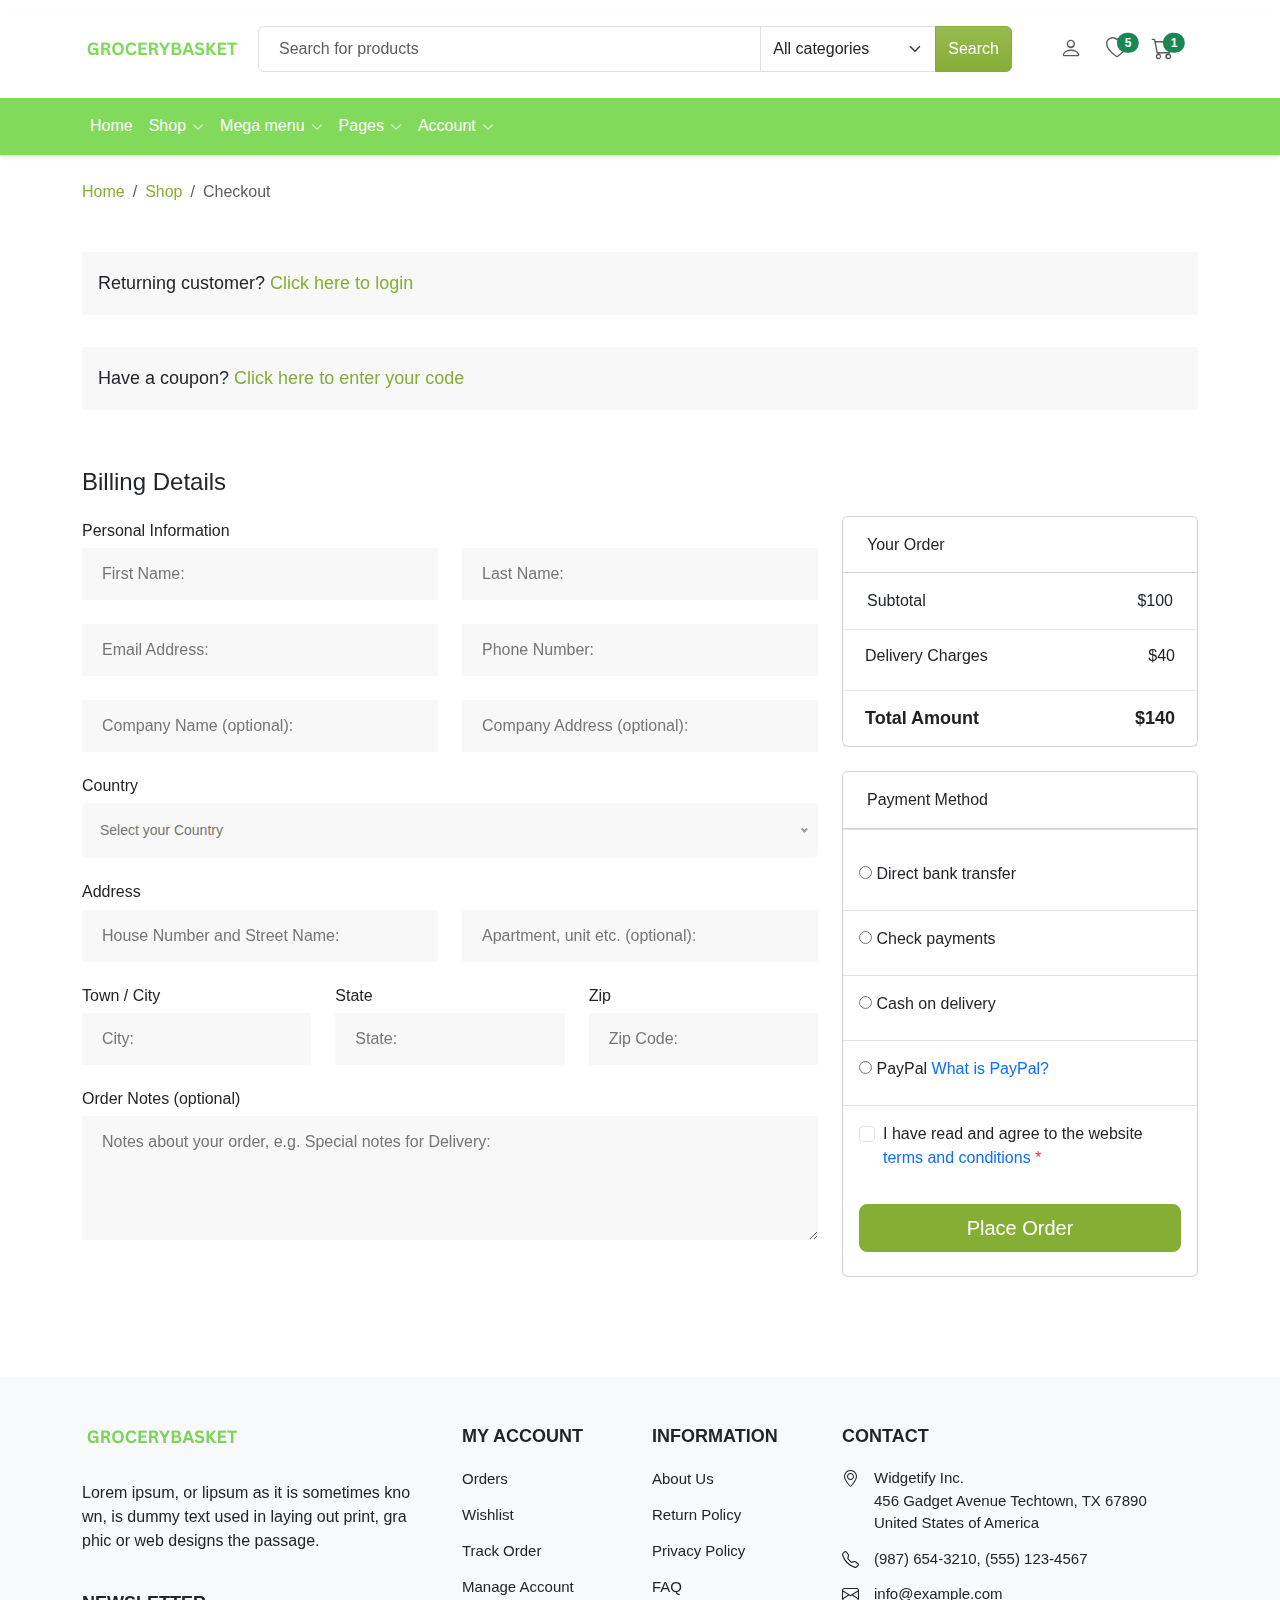
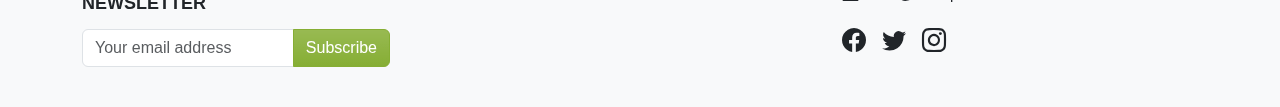
<file: checkout.html>
<!DOCTYPE html>
<html lang="en">
<head>
    <meta charset="UTF-8">
    <meta name="viewport" content="width=device-width, initial-scale=1.0">
    <title>Cart | GroceryBasket eCommerce</title>
    <meta name="description" content="" />
    <link rel="icon" type="image/x-icon" href="./assets/images/favicon.ico">
    <link rel="stylesheet" href="./assets/css/bootstrap.min.css">
    <link rel="stylesheet" href="./assets/font/bootstrap-icons-1.11.3/font/bootstrap-icons.min.css">
    <link rel="stylesheet" href="./assets/plugin/nice-select/nice-select.css">
    <link rel="stylesheet" href="./assets/plugin/OwlCarousel2-2.3.4/dist/assets/owl.carousel.min.css">
    <link rel="stylesheet" href="./assets/plugin/OwlCarousel2-2.3.4/dist/assets/owl.theme.default.min.css">
    <link rel="stylesheet" href="./assets/plugin/nouislider/nouislider.min.css">
    <link rel="stylesheet" href="./assets/plugin/slick/slick.css">
    <link rel="stylesheet" href="./assets/css/style.css">
</head>
<body>
     <!-- Header Section Start -->
     <header class="navigation shadow-sm border-bottom">
        <!-- Navbar Sticky -->
        <div class="navbar-sticky">
            <!-- Navbar -->
            <div class="navbar navbar-middle navbar-expand-lg mt-lg-3 ">
                <div class="container">
                    <!-- Logo -->
                    <a class="navbar-brand flex-shrink-0 " href="index.html">
                        <img src="./assets/images/logo.png" class="logo main-logo" alt="eCommerce HTML Template"></a>
                    <!-- Logo -->
                    <!-- Search -->
                    <div class="input-group d-none d-lg-flex me-5">
                        <input id="searchInput" class="form-control py-10 px-20" type="text" placeholder="Search for products">
                        <select id="searchSelect" class="form-select flex-shrink-0" style="max-width: 11rem;">
                            <option>All categories</option>
                            <option>Fruits & Vegetables</option>
                            <option>Cuts & Sprouts</option>
                            <option>Exotic Fruits</option>
                            <option>Flower Bouquets</option>
                            <option>Fresh Fruits</option>
                            <option>Herbs & Seasonings</option>
                            <option>Organic Fruits</option>
                            <option>Fresh Vegetables</option>
                        </select>
                        <button type="button" class="btn btn-primary bg-gradient d-none d-lg-block">Search</button>
                    </div>
                    <!-- Search -->
                    <!-- Navbar Actions -->
                
                    <div class="list-inline  d-flex">
                        <div class="list-inline-item me-4">
                            <a href="login.html" class="text-muted">
                                <i class="bi bi-person"></i>
                            </a>
                        </div>
                        <div class="list-inline-item me-4">
                            <a href="wishlist.html" class="text-muted position-relative">
                                <i class="bi bi-heart"></i>
                                <span
                                    class="position-absolute top-0 start-100 translate-middle badge rounded-pill bg-success">
                                    5
                                    <span class="visually-hidden">unread messages</span>
                                </span>
                            </a>
                        </div>
                        <div class="list-inline-item me-4">
                            <a class="text-muted position-relative" href="cart.html">
                                <i class="bi bi-cart"></i>
                                <span
                                    class="position-absolute top-0 start-100 translate-middle badge rounded-pill bg-success">
                                    1
                                    <span class="visually-hidden">unread messages</span>
                                </span>
                            </a>
                        </div>
                        <div class="list-inline-item d-inline-block d-lg-none">
                            <button class="navbar-toggler border-0 collapsed" type="button" data-bs-toggle="offcanvas"
                                data-bs-target="#navbar-default" aria-controls="navbar-default"
                                aria-label="Toggle navigation">
                                <i class="bi bi-text-indent-left"></i>
                        </div>
                    </div>
                    <!-- Navbar Actions -->
                </div>
            </div>
            <!-- Navbar -->
            <!-- Navs -->
            <nav class="navbar navbar-expand-lg navbar-light navbar-default py-lg-2 py-md-0 py-0 py-sm-0  bg-color mt-lg-3" aria-label="Offcanvas navbar large">
                <div class="container">
                    <div class="offcanvas offcanvas-start" tabindex="-1" id="navbar-default" aria-labelledby="navbar-defaultLabel">
                        <div class="offcanvas-header pb-1">
                            <a href="index.html"><img src="./assets/images/logo.png" class="logo" alt="eCommerce HTML Template"></a>
                            <button type="button" class="btn-close" data-bs-dismiss="offcanvas" aria-label="Close"></button>
                        </div>
                        <div class="offcanvas-body">
                            <div class="d-block d-lg-none mb-4">
                                <div class="input-group  me-5">
                                    <input id="searchInput" class="form-control py-10 px-20" type="text" placeholder="Search for products">
                                    <select id="searchSelect" class="form-select flex-shrink-0" style="max-width: 11rem;">
                                        <option>All categories</option>
                                        <option>Fruits & Vegetables</option>
                                        <option>Notebooks</option>
                                        <option>Smartphones</option>
                                        <option>TV, Monitors</option>
                                        <option>Cameras</option>
                                        <option>Headphones</option>
                                        <option>Headsets</option>
                                        <option>Printers</option>
                                        <option>Consoles</option>
                                        <option>Games</option>
                                        <option>Storage</option>
                                    </select>
                                    <button type="button" class="btn btn-primary bg-gradient">Search</button>
                                </div>
                            </div>
                            <div>
                                <ul class="navbar-nav align-items-center">
                                    <li class="nav-item dropdown w-100 w-lg-auto">
                                        <a class="nav-link" href="index.html">Home</a>
                                    </li>
                                    <li class="nav-item dropdown w-100 w-lg-auto">
                                        <a class="nav-link dropdown-toggle" href="#" role="button" data-bs-toggle="dropdown" aria-expanded="false">Shop</a>
                                        <ul class="dropdown-menu">
                                            <li><a class="dropdown-item" href="shop.html">Shop Page - Filter</a></li>
                                            <li><a class="dropdown-item" href="shop-single.html">Shop Single</a></li>
                                            <li><a class="dropdown-item" href="wishlist.html">Shop Wishlist</a></li>
                                            <li><a class="dropdown-item" href="cart.html">Shop Cart</a></li>
                                            <li><a class="dropdown-item" href="checkout.html">Shop Checkout</a></li>
                                        </ul>
                                    </li>
                                    <li class="nav-item dropdown w-100 w-lg-auto dropdown-fullwidth">
                                        <a class="nav-link dropdown-toggle" href="#" role="button" data-bs-toggle="dropdown" aria-expanded="false">Mega menu</a>
                                        <div class="dropdown-menu pb-0">
                                            <div class="row p-2 p-lg-4">
                                                <div class="col-lg-3 col-12 mb-4 mb-lg-0">
                                                    <h6 class="text-primary ps-3">Fruits & Vegetables</h6>
                                                    <a class="dropdown-item" href="#">Cuts & Sprouts</a>
                                                    <a class="dropdown-item" href="#">Exotic Fruits & Veggies</a>
                                                    <a class="dropdown-item" href="#">Flower Bouquets, Bunches</a>
                                                    <a class="dropdown-item" href="#">Fresh Fruits</a>
                                                    <a class="dropdown-item" href="#">Fresh Vegetables</a>
                                                    <a class="dropdown-item" href="#">Herbs & Seasonings</a>
                                                    <a class="dropdown-item" href="#">Organic Fruits</a>
                                                    <a class="dropdown-item" href="#">Organic Vegetables</a>
                                                </div>
                                                <div class="col-lg-3 col-12 mb-4 mb-lg-0">
                                                    <h6 class="text-primary ps-3">Foodgrains, Oil & Masala</h6>
                                                    <a class="dropdown-item" href="#">Atta, Flours & Sooji</a>
                                                    <a class="dropdown-item" href="#">Dals & Pulses</a>
                                                    <a class="dropdown-item" href="#">Dry Fruits</a>
                                                    <a class="dropdown-item" href="#">Edible Oils & Ghee</a>
                                                    <a class="dropdown-item" href="#">Masalas & Spices</a>
                                                    <a class="dropdown-item" href="#">Organic Staples</a>
                                                    <a class="dropdown-item" href="#">Rice & Rice Products</a>
                                                    <a class="dropdown-item" href="#">Salt, Sugar & Jaggery</a>
                                                </div>
                                                <div class="col-lg-3 col-12 mb-4 mb-lg-0">
                                                    <h6 class="text-primary ps-3">Bakery, Cakes & Dairy</h6>
                                                    <a class="dropdown-item" href="#">Appliances & Electricals</a>
                                                    <a class="dropdown-item" href="#">Breads & Buns</a>
                                                    <a class="dropdown-item" href="#">Cakes & Pastries</a>
                                                    <a class="dropdown-item" href="#">Cookies, Rusk & Khari</a>
                                                    <a class="dropdown-item" href="#">Dairy</a>
                                                    <a class="dropdown-item" href="#">Gourmet Breads</a>
                                                    <a class="dropdown-item" href="#">Ice Creams & Desserts</a>
                                                    <a class="dropdown-item" href="#">Non Dairy</a>
                                                </div>
                                                <div class="col-lg-3 col-12 mb-4 mb-lg-0 menu-offer">
                                                    <div class="position-relative shine">
                                                        <img src="./assets/images/category/special-offer.png" class="rounded w-100" alt="eCommerce HTML Template">
                                                        <div class="position-absolute ps-6 mt-8 top-0 p-4">
                                                            <h5 class="mb-0">
                                                                Dont miss this
                                                                <br>
                                                                offer today.
                                                            </h5>
                                                            <a href="#" class="btn btn-cart btn-sm mt-3">Shop Now</a>
                                                        </div>
                                                    </div>
                                                </div>
                                            </div>
                                        </div>
                                    </li>
                                    <li class="nav-item dropdown w-100 w-lg-auto">
                                        <a class="nav-link dropdown-toggle" href="#" role="button" data-bs-toggle="dropdown" aria-expanded="false">Pages</a>
                                        <ul class="dropdown-menu">
                                            <li><a class="dropdown-item" href="blog.html">Blog</a></li>
                                            <li><a class="dropdown-item" href="blog-single.html">Blog Single</a>
                                            </li>
                                            <li><a class="dropdown-item" href="about.html">About us</a></li>
                                            <li><a class="dropdown-item" href="contact.html">Contact</a></li>
                                        </ul>
                                    </li>
                                    <li class="nav-item dropdown w-100 w-lg-auto">
                                        <a class="nav-link dropdown-toggle" href="#" role="button" data-bs-toggle="dropdown" aria-expanded="false">Account</a>
                                            <ul class="dropdown-menu">
                                                <li><a class="dropdown-item" href="login.html">Sign in</a></li>
                                                <li><a class="dropdown-item" href="signup.html">Signup</a></li>
                                                <li><a class="dropdown-item" href="forgot-password.html">Forgot Password</a></li>
                                            </ul>
                                    </li>
                                    
                                </ul>
                            </div>
                        </div>
                    </div>
                </div>
            </nav>
            <!-- Navs -->
        </div>
        <!-- Navbar Sticky -->
    </header>
<!-- Header Section End -->

    <main>
        <!-- section-->
        <div class="product-checkout">
            <div class="mt-4">
                <div class="container">
                   <!-- row -->
                   <div class="row">
                      <!-- col -->
                      <div class="col-12">
                         <!-- breadcrumb -->
                         <nav aria-label="breadcrumb">
                            <ol class="breadcrumb mb-0">
                               <li class="breadcrumb-item"><a href="#!">Home</a></li>
                               <li class="breadcrumb-item"><a href="#!">Shop</a></li>
                               <li class="breadcrumb-item active" aria-current="page">Checkout</li>
                            </ol>
                         </nav>
                      </div>
                   </div>

                  
                    <div class="row mt-5">
                          <div class="col-lg-12">
                                <h5 class="bg-">Returning customer?
                                <a  data-bs-toggle="collapse" class="text-primary" href="#collapseLogin" role="button" aria-expanded="false" aria-controls="collapseLogin">
                                    Click here to login
                                </a>
                              </h5>
                              <div class="collapse" id="collapseLogin">
                                <div class="">
                                    <p>Please login your accont.</p>
                                    <form action="#">
                                        <div class="row">
                                        <div class="col-md-6">
                                            <div class="input-item input-item-name gs_input_area d-flex justify-content-between">
                                                <input type="text" name="gs_name" placeholder="UserName or email">
                                                <i class="bi bi-person"></i>
                                            </div>
                                        </div>
                                        <div class="col-md-6">
                                            <div class="input-item input-item-email gs_input_area d-flex justify-content-between">
                                                <input type="password" name="gs_password" placeholder="Password">
                                                <i class="bi bi-lock"></i>
                                            </div>
                                        </div>
                                        </div>
                                        <div class="mt-3">
                                            <button class="btn btn-primary text-uppercase">Login</button>
                                            <label class="input-info-save mb-0 mt-4 mx-3"><input type="checkbox" name="agree"> Remember me</label>
                                        </div>
                                    </form>
                                </div>
                              </div>
                          </div>

                        <div class="col-lg-12 mt-4">
                            <h5 class="bg-">Have a coupon?
                            <a  data-bs-toggle="collapse" class="text-primary" href="#collapseCoupon" role="button" aria-expanded="false" aria-controls="collapseLogin">
                                Click here to enter your code
                            </a>
                          </h5>
                          <div class="collapse" id="collapseCoupon">
                            <div class="">
                                <p>If you have a coupon code, please apply it below.</p>
                                <form action="#">
                                    <div class="row">
                                    <div class="col-md-12">
                                        <div class="input-item input-item-name gs_input_area d-flex justify-content-between">
                                            <input type="text" name="gs_name" placeholder="Coupon code">
                                        </div>
                                    </div>
                                    </div>
                                    <div class="mt-3">
                                        <button class="btn btn-primary text-uppercase">Apply Coupon</button>
                                    </div>
                                </form>
                            </div>
                          </div>
                      </div>
                    </div>

                    <div class="row mt-50">
                         <div class="col-lg-8">
                            <h4 class="title-2 mb-4">Billing Details</h4>
                            <div class="checkout-info">
                            <form action="#">
                            <h6>Personal Information</h6>
                            <div class="row">
                            <div class="col-md-6 mb-4">
                                <div class="input-item input-item-name gs_input_area">
                                <input type="text" name="gs_name" placeholder="First Name:">
                            </div>
                            </div>
                            <div class="col-md-6 mb-4">
                                <div class="input-item input-item-name gs_input_area">
                                <input type="text" name="gs_lastname" placeholder="Last Name:">
                            </div>
                            </div>
                            <div class="col-md-6 mb-4">
                                <div class="input-item input-item-email gs_input_area">
                                <input type="email" name="gs_email" placeholder="Email Address:">
                            </div>
                            </div>
                            <div class="col-md-6 mb-4">
                                <div class="input-item input-item-phone gs_input_area">
                                <input type="text" name="gs_phone" placeholder="Phone Number:">
                            </div>
                            </div>
                            <div class="col-md-6 mb-4">
                                <div class="input-item input-item-website gs_input_area">
                                <input type="text" name="gs_company" placeholder="Company Name (optional):">
                            </div>
                            </div>
                            <div class="col-md-6 mb-4">
                                <div class="input-item input-item-website gs_input_area">
                                <input type="text" name="gs_phone" placeholder="Company Address (optional):">
                            </div>
                            </div>
                            </div>
                            <div class="row">
                            <div class="col-lg-12 col-md-12 mb-4">
                            <h6>Country</h6>
                                <div class="input-item">
                                    <select class="nice-option">
                                    <option value="">Select your Country</option>
                                    <option>United Kingdom (UK)</option>
                                    <option>United States (US)</option>
                                    <option>Bangladesh</option>
                                    <option>Select Country</option>
                                    <option>Australia</option>
                                    <option>Canada</option>
                                    <option>China</option>
                                    <option>Morocco</option>
                                    <option>Saudi Arabia</option>
                                    </select>
                                </div>
                            </div>
                            <div class="col-lg-12 col-md-12">
                            <h6>Address</h6>
                            <div class="row">
                            <div class="col-md-6 mb-4">
                                <div class="input-item gs_input_area">
                                <input type="text" placeholder="House Number and Street Name:">
                            </div>
                            </div>
                            <div class="col-md-6 mb-4">
                                <div class="input-item gs_input_area">
                                <input type="text" placeholder="Apartment, unit etc. (optional):">
                            </div>
                            </div>
                            </div>
                            </div>
                            <div class="col-lg-4 col-md-6 mb-4">
                            <h6>Town / City</h6>
                                <div class="input-item gs_input_area">
                                <input type="text" placeholder="City:">
                            </div>
                            </div>
                            <div class="col-lg-4 col-md-6 mb-4">
                            <h6>State </h6>
                                <div class="input-item gs_input_area">
                                <input type="text" placeholder="State:">
                            </div>
                            </div>
                            <div class="col-lg-4 col-md-6 mb-4">
                            <h6>Zip</h6>
                                <div class="input-item gs_input_area">
                                <input type="text" placeholder="Zip Code:">
                            </div>
                            </div>
                            </div>
                            
                            <h6>Order Notes (optional)</h6>
                            <div class="input-item input-item-textarea gs_input_area">
                                <textarea name="gs_message" rows="4" placeholder="Notes about your order, e.g. Special notes for Delivery:" required=""></textarea>
                            </div>

                            </form>
                            </div>
                         </div>
                         <div class="col-lg-4 mt-5">
                            <div class="card bg-white">
                                <div class="card-header bg-white px-4">
                                    <h2>Your Order</h2>
                                </div>
                                <div class="card-body p-0">
                                        <div class="d-flex justify-content-between px-4 py-3">
                                            <span class="p-summary-price">Subtotal</span>
                                            <span class="p-summary-title">$100</span>
                                        </div>
                                        <div class="d-flex justify-content-between  border-t">
                                            <span class="p-summary-title">Delivery Charges</span>
                                            <span class="p-summary-price">$40</span>
                                        </div>
                                    <div class="d-flex justify-content-between mt-2 border-t">
                                        <span class="p-summary-total-title">Total Amount</span>
                                        <span class="p-summary-total-price">$140</span>
                                    </div>
                                </div>
                            </div>

                            <div class="card mt-4">
                                <div class="card-header bg-white px-4">
                                    <h2>Payment Method</h2>
                                </div>
                                <div class="border-top border-width-3 border-color-1 pt-3 mb-3">
                                    <!-- Basics Accordion -->
                                    
                                        <!-- Card -->
                                        <div class="accordion" id="basicsAccordion1">
                                            <div class="border-bottom border-color-1 border-dotted-bottom">
                                              <div class="p-3" id="basicsHeadingFour">
                                                <div class="custom-control custom-radio">
                                                  <input type="radio" class="custom-control-input" id="FourstylishRadio1" name="stylishRadio">
                                                  <label class="custom-control-label form-label" for="FourstylishRadio1" data-bs-toggle="collapse" data-bs-target="#basicsCollapseOne" aria-expanded="true" aria-controls="basicsCollapseOne">
                                                    Direct bank transfer
                                                  </label>
                                                </div>
                                              </div>
                                              <div id="basicsCollapseOne" class="accordion-collapse collapse" aria-labelledby="basicsHeadingFour" data-bs-parent="#basicsAccordion1">
                                                <div class="px-4 py-2">
                                                    Make your payment directly into our bank account. Please use your Order ID as the payment reference. Your order will not be shipped until the funds have cleared in our account.
                                                </div>
                                              </div>
                                            </div>
                                          </div>
                                        <!-- End Card -->
    
                                        <!-- Card -->
                                        <div class="accordion" id="basicsAccordion2">
                                            <div class="border-bottom border-color-1 border-dotted-bottom">
                                              <div class="p-3" id="basicsHeadingFour">
                                                <div class="custom-control custom-radio">
                                                  <input type="radio" class="custom-control-input" id="FourstylishRadio2" name="stylishRadio">
                                                  <label class="custom-control-label form-label" for="FourstylishRadio2" data-bs-toggle="collapse" data-bs-target="#basicsCollapseTwo" aria-expanded="true" aria-controls="basicsCollapseTwo">
                                                    Check payments
                                                  </label>
                                                </div>
                                              </div>
                                              <div id="basicsCollapseTwo" class="accordion-collapse collapse" aria-labelledby="basicsHeadingFour" data-bs-parent="#basicsAccordion2">
                                                <div class="px-4 py-2">
                                                    Please send a check to Store Name, Store Street, Store Town, Store State / County, Store Postcode.
                                                </div>
                                              </div>
                                            </div>
                                          </div>
                                        <!-- End Card -->
    
                                        <!-- Card -->
                                        <div class="accordion" id="basicsAccordion3">
                                            <div class="border-bottom border-color-1 border-dotted-bottom">
                                              <div class="p-3" id="basicsHeadingFour">
                                                <div class="custom-control custom-radio">
                                                  <input type="radio" class="custom-control-input" id="FourstylishRadio3" name="stylishRadio">
                                                  <label class="custom-control-label form-label" for="FourstylishRadio3" data-bs-toggle="collapse" data-bs-target="#basicsCollapseThree" aria-expanded="true" aria-controls="basicsCollapseThree">
                                                    Cash on delivery
                                                  </label>
                                                </div>
                                              </div>
                                              <div id="basicsCollapseThree" class="accordion-collapse collapse" aria-labelledby="basicsHeadingFour" data-bs-parent="#basicsAccordion3">
                                                <div class="px-4 py-2">
                                                    Pay with cash upon delivery.
                                                </div>
                                              </div>
                                            </div>
                                          </div>
                                        <!-- End Card -->
    
                                        <!-- Card -->
                                        <div class="accordion" id="basicsAccordion4">
                                            <div class="border-bottom border-color-1 border-dotted-bottom">
                                              <div class="p-3" id="basicsHeadingFour">
                                                <div class="custom-control custom-radio">
                                                  <input type="radio" class="custom-control-input" id="FourstylishRadio4" name="stylishRadio">
                                                  <label class="custom-control-label form-label" for="FourstylishRadio4" data-bs-toggle="collapse" data-bs-target="#basicsCollapseFour" aria-expanded="true" aria-controls="basicsCollapseFour">
                                                    PayPal <a href="#" class="text-blue">What is PayPal?</a>
                                                  </label>
                                                </div>
                                              </div>
                                              <div id="basicsCollapseFour" class="accordion-collapse collapse" aria-labelledby="basicsHeadingFour" data-bs-parent="#basicsAccordion4">
                                                <div class="px-4 py-2">
                                                  Pay via PayPal; you can pay with your credit card if you don’t have a PayPal account.
                                                </div>
                                              </div>
                                            </div>
                                          </div>
                                        <!-- End Card -->
                                    <!-- End Basics Accordion -->
                                </div>
                                <div class="form-group d-flex align-items-center justify-content-between px-3">
                                    <div class="form-check">
                                        <input class="form-check-input" type="checkbox" value="" id="defaultCheck10" required="" data-msg="Please agree terms and conditions." data-error-class="u-has-error" data-success-class="u-has-success">
                                        <label class="form-check-label form-label" for="defaultCheck10">
                                            I have read and agree to the website <a href="#" class="text-blue">terms and conditions </a>
                                            <span class="text-danger">*</span>
                                        </label>
                                    </div>
                                </div>
                                  <div class="checkout-btn mx-3 my-4">
                                    <a href="checkout.html" class="btn btn-primary btn-lg w-100">Place Order</a>
                                  </div>
                            </div>
                          </div>
                        </div>
                </div>
             </div>
        </div>
     </main>
   
     <!-- Footer Section -->
     <footer class="mt-100">
        <div class="container">
            <div class="row">
                <div class="col-lg-4 mb-4 mb-md-0">
                    <div class="row">
                        <div class="col-12 col-md-6 col-lg-12">
                            <div class="footer_logo">
                                <img loading="lazy" src="./assets/images/logo.png" class="logo" alt="easy shop">
                            </div>
                            <div class="mt-4">
                                <p>Lorem ipsum, or lipsum as it is sometimes kno wn, is dummy text used in laying out print, gra phic or web designs the passage.</p>
                            </div>
                        </div>
                        <div class="col-12 col-md-6 col-lg-12">
                            <div class="footer_newsletter pe-lg-5">
                                <h4 class="text-uppercase">Newsletter</h4>
                                <div class="input-group">
                                    <input id="searchInput" class="form-control w-50" type="text" placeholder="Your email address">
                                    <button type="button" class="btn btn-primary bg-gradient">Subscribe</button>
                                </div>
                            </div>
                        </div>
                    </div>
                </div>
                <div class="col-lg-4 mb-3 mb-md-0">
                    <div class="row">
                        <div class="col-6">
                            <div class="footer_menu">
                                <h4 class="footer_title">My Account</h4>
                                <ul class="m-0 p-0 list-unstyled">
                                    <li><a href="#">Orders</a></li>
                                    <li><a href="#">Wishlist</a></li>
                                    <li><a href="#">Track Order</a></li>
                                    <li><a href="#">Manage Account</a></li>
                                </ul>
                               
                            </div>
                        </div>
                        <div class="col-6">
                            <div class="footer_menu">
                                <h4 class="footer_title">Information</h4>
                                <ul class="m-0 p-0 list-unstyled">
                                    <li><a href="#">About Us</a></li>
                                    <li><a href="#">Return Policy</a></li>
                                    <li><a href="#">Privacy Policy</a></li>
                                    <li><a href="#">FAQ</a></li>
                                </ul>

                                
                            </div>
                        </div>
                    </div>
                </div>
                <div class="col-lg-4">
                    <div class="footer_download">
                        <div class="row">
                            <div class="col-lg-6 col-lg-12">
                                <h4 class="footer_title">Contact</h4>
                                <div class="footer_contact">
                                    <p>
                                        <span class="icn"><i class="bi bi-geo-alt"></i></span>
                                        Widgetify Inc. <br>
                                        456 Gadget Avenue 
                                        Techtown, TX 67890 <br>
                                        United States of America
                                    </p>
                                    <p class="phn">
                                        <span class="icn"><i class="bi bi-telephone"></i></span>
                                        (987) 654-3210, (555) 123-4567
                                    </p>
                                    <p class="eml">
                                        <span class="icn"><i class="bi bi-envelope"></i></span>
                                        info@example.com
                                    </p>
                                </div>
                            </div>
                            <div class="footer_social col-lg-6 col-lg-12">
                                <div class="footer_icon d-flex mt-1">
                                    <a href="#" class="facebook pe-3"><i class="bi bi-facebook"></i></a>
                                    <a href="#" class="twitter pe-3"><i class="bi bi-twitter"></i></a>
                                    <a href="#" class="instagram pe-3"><i class="bi bi-instagram"></i></a>
                                </div>
                            </div>
                        </div>
                    </div>
                </div>
            </div>
        </div>
    </footer>
    <!-- End Footer Section -->
    <script src="./assets/js/jquery-3.6.0.min.js"></script>
    <script src="./assets/js/bootstrap.bundle.min.js"></script>
    <script src="./assets/js/jquery.ez-plus.js"></script>
    <script src="./assets/plugin/nice-select/jquery.nice-select.min.js"></script>
    <script src="./assets/plugin/OwlCarousel2-2.3.4/dist/owl.carousel.min.js"></script>
    <script src="./assets/plugin/nouislider/nouislider.min.js"></script>
    <script src="./assets/plugin/slick/slick.min.js"></script>
    <script src="./assets/js/timer.js"></script>
    <script src="./assets/js/main.js"></script>
</body>
</html>
</file>
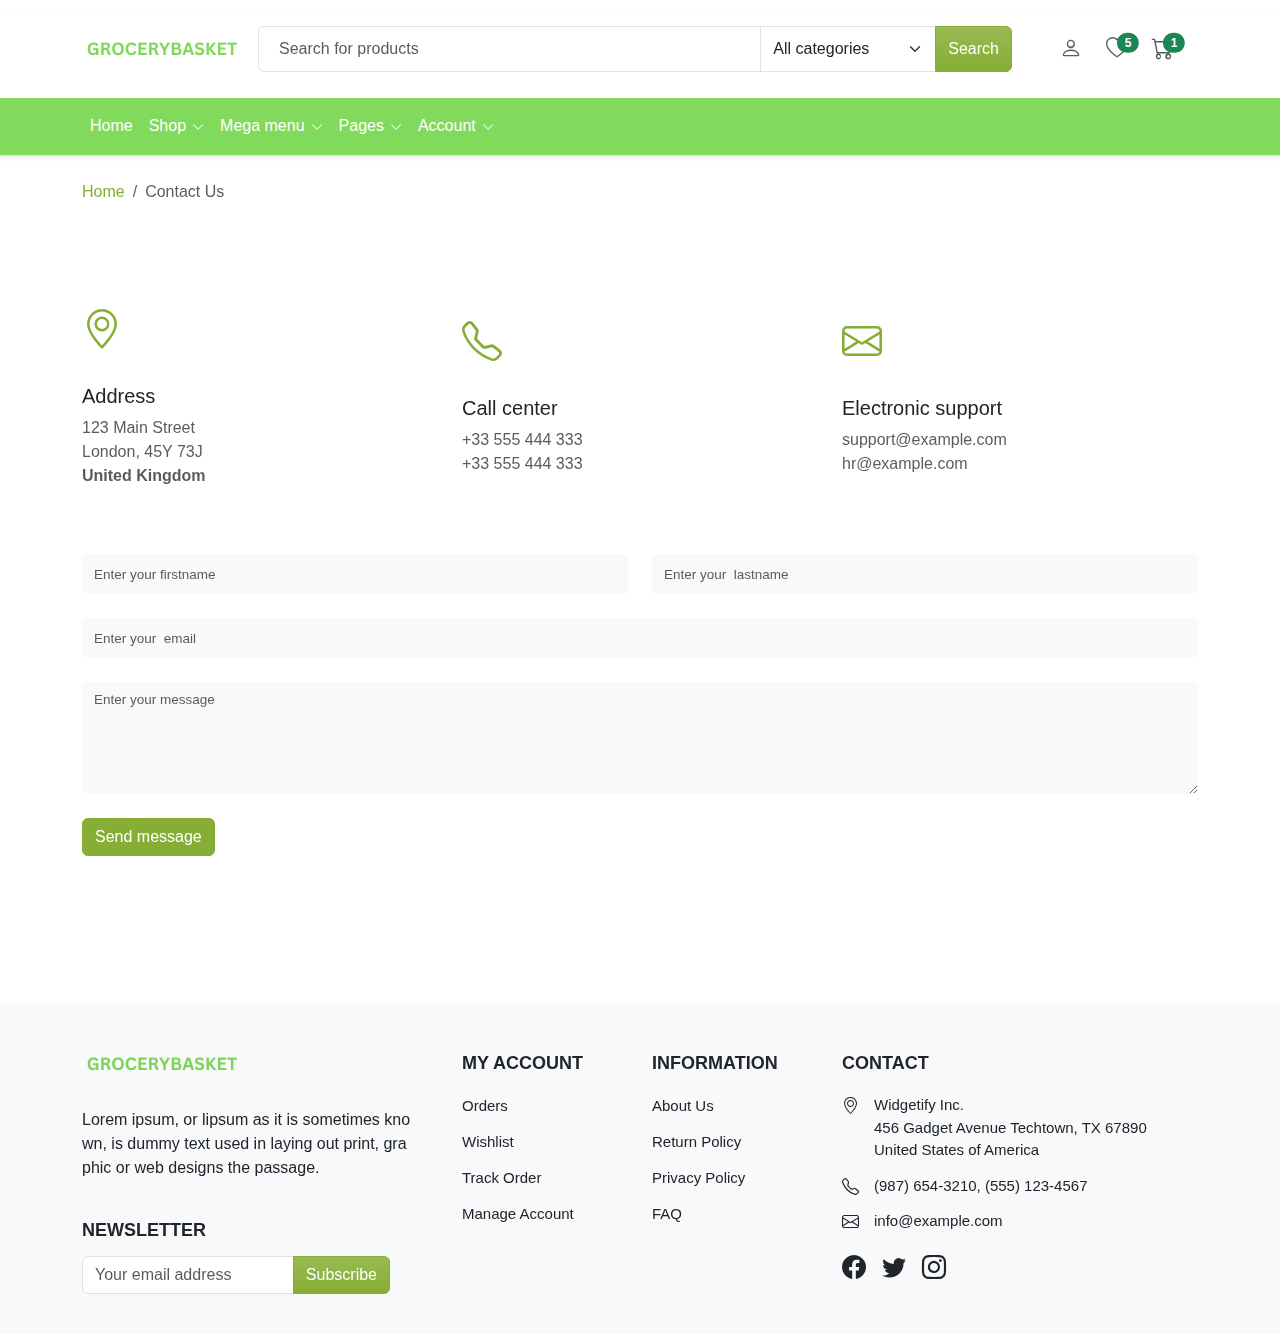
<file: contact.html>
<!DOCTYPE html>
<html lang="en">
<head>
    <meta charset="UTF-8">
    <meta name="viewport" content="width=device-width, initial-scale=1.0">
    <title>Contact | GroceryBasket eCommerce</title>
    <meta name="description" content="" />
    <link rel="icon" type="image/x-icon" href="./assets/images/favicon.ico">
    <link rel="stylesheet" href="./assets/css/bootstrap.min.css">
    <link rel="stylesheet" href="./assets/font/bootstrap-icons-1.11.3/font/bootstrap-icons.min.css">
    <link rel="stylesheet" href="./assets/plugin/nice-select/nice-select.css">
    <link rel="stylesheet" href="./assets/plugin/OwlCarousel2-2.3.4/dist/assets/owl.carousel.min.css">
    <link rel="stylesheet" href="./assets/plugin/OwlCarousel2-2.3.4/dist/assets/owl.theme.default.min.css">
    <link rel="stylesheet" href="./assets/plugin/nouislider/nouislider.min.css">
    <link rel="stylesheet" href="./assets/plugin/slick/slick.css">
    <link rel="stylesheet" href="./assets/css/style.css">
</head>
<body>
     <!-- Header Section Start -->
     <header class="navigation shadow-sm border-bottom">
        <!-- Navbar Sticky -->
        <div class="navbar-sticky">
            <!-- Navbar -->
            <div class="navbar navbar-middle navbar-expand-lg mt-lg-3 ">
                <div class="container">
                    <!-- Logo -->
                    <a class="navbar-brand flex-shrink-0 " href="index.html">
                        <img src="./assets/images/logo.png" class="logo main-logo" alt="eCommerce HTML Template"></a>
                    <!-- Logo -->
                    <!-- Search -->
                    <div class="input-group d-none d-lg-flex me-5">
                        <input id="searchInput" class="form-control py-10 px-20" type="text" placeholder="Search for products">
                        <select id="searchSelect" class="form-select flex-shrink-0" style="max-width: 11rem;">
                            <option>All categories</option>
                            <option>Fruits & Vegetables</option>
                            <option>Cuts & Sprouts</option>
                            <option>Exotic Fruits</option>
                            <option>Flower Bouquets</option>
                            <option>Fresh Fruits</option>
                            <option>Herbs & Seasonings</option>
                            <option>Organic Fruits</option>
                            <option>Fresh Vegetables</option>
                        </select>
                        <button type="button" class="btn btn-primary bg-gradient d-none d-lg-block">Search</button>
                    </div>
                    <!-- Search -->
                    <!-- Navbar Actions -->
                
                    <div class="list-inline  d-flex">
                        <div class="list-inline-item me-4">
                            <a href="login.html" class="text-muted">
                                <i class="bi bi-person"></i>
                            </a>
                        </div>
                        <div class="list-inline-item me-4">
                            <a href="wishlist.html" class="text-muted position-relative">
                                <i class="bi bi-heart"></i>
                                <span
                                    class="position-absolute top-0 start-100 translate-middle badge rounded-pill bg-success">
                                    5
                                    <span class="visually-hidden">unread messages</span>
                                </span>
                            </a>
                        </div>
                        <div class="list-inline-item me-4">
                            <a class="text-muted position-relative" href="cart.html">
                                <i class="bi bi-cart"></i>
                                <span
                                    class="position-absolute top-0 start-100 translate-middle badge rounded-pill bg-success">
                                    1
                                    <span class="visually-hidden">unread messages</span>
                                </span>
                            </a>
                        </div>
                        <div class="list-inline-item d-inline-block d-lg-none">
                            <button class="navbar-toggler border-0 collapsed" type="button" data-bs-toggle="offcanvas"
                                data-bs-target="#navbar-default" aria-controls="navbar-default"
                                aria-label="Toggle navigation">
                                <i class="bi bi-text-indent-left"></i>
                        </div>
                    </div>
                    <!-- Navbar Actions -->
                </div>
            </div>
            <!-- Navbar -->
            <!-- Navs -->
            <nav class="navbar navbar-expand-lg navbar-light navbar-default py-lg-2 py-md-0 py-0 py-sm-0  bg-color mt-lg-3" aria-label="Offcanvas navbar large">
                <div class="container">
                    <div class="offcanvas offcanvas-start" tabindex="-1" id="navbar-default" aria-labelledby="navbar-defaultLabel">
                        <div class="offcanvas-header pb-1">
                            <a href="index.html"><img src="./assets/images/logo.png" class="logo" alt="eCommerce HTML Template"></a>
                            <button type="button" class="btn-close" data-bs-dismiss="offcanvas" aria-label="Close"></button>
                        </div>
                        <div class="offcanvas-body">
                            <div class="d-block d-lg-none mb-4">
                                <div class="input-group  me-5">
                                    <input id="searchInput" class="form-control py-10 px-20" type="text" placeholder="Search for products">
                                    <select id="searchSelect" class="form-select flex-shrink-0" style="max-width: 11rem;">
                                        <option>All categories</option>
                                        <option>Fruits & Vegetables</option>
                                        <option>Notebooks</option>
                                        <option>Smartphones</option>
                                        <option>TV, Monitors</option>
                                        <option>Cameras</option>
                                        <option>Headphones</option>
                                        <option>Headsets</option>
                                        <option>Printers</option>
                                        <option>Consoles</option>
                                        <option>Games</option>
                                        <option>Storage</option>
                                    </select>
                                    <button type="button" class="btn btn-primary bg-gradient">Search</button>
                                </div>
                            </div>
                            <div>
                                <ul class="navbar-nav align-items-center">
                                    <li class="nav-item dropdown w-100 w-lg-auto">
                                        <a class="nav-link" href="index.html">Home</a>
                                    </li>
                                    <li class="nav-item dropdown w-100 w-lg-auto">
                                        <a class="nav-link dropdown-toggle" href="#" role="button" data-bs-toggle="dropdown" aria-expanded="false">Shop</a>
                                        <ul class="dropdown-menu">
                                            <li><a class="dropdown-item" href="shop.html">Shop Page - Filter</a></li>
                                            <li><a class="dropdown-item" href="shop-single.html">Shop Single</a></li>
                                            <li><a class="dropdown-item" href="wishlist.html">Shop Wishlist</a></li>
                                            <li><a class="dropdown-item" href="cart.html">Shop Cart</a></li>
                                            <li><a class="dropdown-item" href="checkout.html">Shop Checkout</a></li>
                                        </ul>
                                    </li>
                                    <li class="nav-item dropdown w-100 w-lg-auto dropdown-fullwidth">
                                        <a class="nav-link dropdown-toggle" href="#" role="button" data-bs-toggle="dropdown" aria-expanded="false">Mega menu</a>
                                        <div class="dropdown-menu pb-0">
                                            <div class="row p-2 p-lg-4">
                                                <div class="col-lg-3 col-12 mb-4 mb-lg-0">
                                                    <h6 class="text-primary ps-3">Fruits & Vegetables</h6>
                                                    <a class="dropdown-item" href="#">Cuts & Sprouts</a>
                                                    <a class="dropdown-item" href="#">Exotic Fruits & Veggies</a>
                                                    <a class="dropdown-item" href="#">Flower Bouquets, Bunches</a>
                                                    <a class="dropdown-item" href="#">Fresh Fruits</a>
                                                    <a class="dropdown-item" href="#">Fresh Vegetables</a>
                                                    <a class="dropdown-item" href="#">Herbs & Seasonings</a>
                                                    <a class="dropdown-item" href="#">Organic Fruits</a>
                                                    <a class="dropdown-item" href="#">Organic Vegetables</a>
                                                </div>
                                                <div class="col-lg-3 col-12 mb-4 mb-lg-0">
                                                    <h6 class="text-primary ps-3">Foodgrains, Oil & Masala</h6>
                                                    <a class="dropdown-item" href="#">Atta, Flours & Sooji</a>
                                                    <a class="dropdown-item" href="#">Dals & Pulses</a>
                                                    <a class="dropdown-item" href="#">Dry Fruits</a>
                                                    <a class="dropdown-item" href="#">Edible Oils & Ghee</a>
                                                    <a class="dropdown-item" href="#">Masalas & Spices</a>
                                                    <a class="dropdown-item" href="#">Organic Staples</a>
                                                    <a class="dropdown-item" href="#">Rice & Rice Products</a>
                                                    <a class="dropdown-item" href="#">Salt, Sugar & Jaggery</a>
                                                </div>
                                                <div class="col-lg-3 col-12 mb-4 mb-lg-0">
                                                    <h6 class="text-primary ps-3">Bakery, Cakes & Dairy</h6>
                                                    <a class="dropdown-item" href="#">Appliances & Electricals</a>
                                                    <a class="dropdown-item" href="#">Breads & Buns</a>
                                                    <a class="dropdown-item" href="#">Cakes & Pastries</a>
                                                    <a class="dropdown-item" href="#">Cookies, Rusk & Khari</a>
                                                    <a class="dropdown-item" href="#">Dairy</a>
                                                    <a class="dropdown-item" href="#">Gourmet Breads</a>
                                                    <a class="dropdown-item" href="#">Ice Creams & Desserts</a>
                                                    <a class="dropdown-item" href="#">Non Dairy</a>
                                                </div>
                                                <div class="col-lg-3 col-12 mb-4 mb-lg-0 menu-offer">
                                                    <div class="position-relative shine">
                                                        <img src="./assets/images/category/special-offer.png" class="rounded w-100" alt="eCommerce HTML Template">
                                                        <div class="position-absolute ps-6 mt-8 top-0 p-4">
                                                            <h5 class="mb-0">
                                                                Dont miss this
                                                                <br>
                                                                offer today.
                                                            </h5>
                                                            <a href="#" class="btn btn-cart btn-sm mt-3">Shop Now</a>
                                                        </div>
                                                    </div>
                                                </div>
                                            </div>
                                        </div>
                                    </li>
                                    <li class="nav-item dropdown w-100 w-lg-auto">
                                        <a class="nav-link dropdown-toggle" href="#" role="button" data-bs-toggle="dropdown" aria-expanded="false">Pages</a>
                                        <ul class="dropdown-menu">
                                            <li><a class="dropdown-item" href="blog.html">Blog</a></li>
                                            <li><a class="dropdown-item" href="blog-single.html">Blog Single</a>
                                            </li>
                                            <li><a class="dropdown-item" href="about.html">About us</a></li>
                                            <li><a class="dropdown-item" href="contact.html">Contact</a></li>
                                        </ul>
                                    </li>
                                    <li class="nav-item dropdown w-100 w-lg-auto">
                                        <a class="nav-link dropdown-toggle" href="#" role="button" data-bs-toggle="dropdown" aria-expanded="false">Account</a>
                                            <ul class="dropdown-menu">
                                                <li><a class="dropdown-item" href="login.html">Sign in</a></li>
                                                <li><a class="dropdown-item" href="signup.html">Signup</a></li>
                                                <li><a class="dropdown-item" href="forgot-password.html">Forgot Password</a></li>
                                            </ul>
                                    </li>
                                    
                                </ul>
                            </div>
                        </div>
                    </div>
                </div>
            </nav>
            <!-- Navs -->
        </div>
        <!-- Navbar Sticky -->
    </header>
<!-- Header Section End -->
   
    <main>
        <div class="contact-section">
            <div class="mt-4">
                <div class="container">
                   <div class="row">
                      <div class="col-12">
                         <!-- breadcrumb -->
                         <nav aria-label="breadcrumb">
                            <ol class="breadcrumb mb-0">
                               <li class="breadcrumb-item"><a href="#!">Home</a></li>
                               <li class="breadcrumb-item active" aria-current="page">Contact Us</li>
                            </ol>
                         </nav>
                      </div>
                   </div>
                </div>
             </div>
              <section class="py-5 bg-gray-100 mt-5">
                <div class="container">
                    <div class="row justify-content-center align-items-center">
                        <div class="col-xs-4 col-md-4 text-center text-md-start mb-4 mb-md-0">
                          <div class="icon-rounded mb-4 bg-primary-light">
                               <i class="bi bi-geo-alt icon"></i>
                          </div>
                          <h3 class="h5">Address</h3>
                          <p class="text-muted"> 123 Main Street<br>London, 45Y 73J<br><strong>United Kingdom</strong></p>
                        </div>

                        <div class="col-xs-4 col-md-4 text-center text-md-start mb-4 mb-md-0">
                          <div class="icon-rounded mb-4 bg-primary-light">
                            <i class="bi bi-telephone icon"></i>
                          </div>
                          <h3 class="h5">Call center</h3>
                          <ul class="list-unstyled text-muted">
                              <li>+33 555 444 333</li>
                              <li>+33 555 444 333</li>
                            </ul>
                        </div>
                        <div class="col-xs-4 col-md-4 text-center text-md-start mb-4 mb-md-0">
                          <div class="icon-rounded mb-4 bg-primary-light">
                            <i class="bi bi-envelope icon"></i>
                          </div>
                          <h3 class="h5">Electronic support</h3>
                          <ul class="list-unstyled text-muted">
                            <li>support@example.com</li>
                            <li>hr@example.com</li>
                          </ul>
                        </div>
                      </div>
                  <div class="row mt-50">
                    <div class="col-md-12 mb-5 mb-md-0">
                      <form class="form" id="contact-form" method="post">
                        <div class="controls">
                          <div class="row">
                            <div class="col-sm-6">
                              <div class="mb-4">
                                <label class="form-label visually-hidden" for="name">Your firstname <span class="text-danger">*</span></label>
                                <input class="form-control bg-light border-0 py-2" type="text" name="name" id="name" placeholder="Enter your firstname" required="required">
                              </div>
                            </div>
                            <div class="col-sm-6">
                              <div class="mb-4">
                                <label class="form-label visually-hidden" for="surname">Your lastname <span class="text-danger">*</span></label>
                                <input class="form-control bg-light border-0 py-2" type="text" name="surname" id="surname" placeholder="Enter your  lastname" required="required">
                              </div>
                            </div>
                          </div>
                          <div class="mb-4">
                            <label class="form-label visually-hidden" for="email">Your email <span class="text-danger">*</span></label>
                            <input class="form-control bg-light border-0 py-2" type="email" name="email" id="email" placeholder="Enter your  email" required="required">
                          </div>
                          <div class="mb-4">
                            <label class="form-label visually-hidden" for="message">Your message for us <span class="text-danger">*</span></label>
                            <textarea class="form-control bg-light border-0 py-2" rows="4" name="message" id="message" placeholder="Enter your message" required="required"></textarea>
                          </div>
                          <button class="btn btn-primary" type="submit">Send message</button>
                        </div>
                      </form>
                    </div>
                  </div>
                </div>
              </section>
        </div>
        
    </main>

   
    <!-- Footer Section -->
    <footer class="mt-100">
        <div class="container">
            <div class="row">
                <div class="col-lg-4 mb-4 mb-md-0">
                    <div class="row">
                        <div class="col-12 col-md-6 col-lg-12">
                            <div class="footer_logo">
                                <img loading="lazy" src="./assets/images/logo.png" class="logo" alt="easy shop">
                            </div>
                            <div class="mt-4">
                                <p>Lorem ipsum, or lipsum as it is sometimes kno wn, is dummy text used in laying out print, gra phic or web designs the passage.</p>
                            </div>
                        </div>
                        <div class="col-12 col-md-6 col-lg-12">
                            <div class="footer_newsletter pe-lg-5">
                                <h4 class="text-uppercase">Newsletter</h4>
                                <div class="input-group">
                                    <input id="searchInput" class="form-control w-50" type="text" placeholder="Your email address">
                                    <button type="button" class="btn btn-primary bg-gradient">Subscribe</button>
                                </div>
                            </div>
                        </div>
                    </div>
                </div>
                <div class="col-lg-4 mb-3 mb-md-0">
                    <div class="row">
                        <div class="col-6">
                            <div class="footer_menu">
                                <h4 class="footer_title">My Account</h4>
                                <ul class="m-0 p-0 list-unstyled">
                                    <li><a href="#">Orders</a></li>
                                    <li><a href="#">Wishlist</a></li>
                                    <li><a href="#">Track Order</a></li>
                                    <li><a href="#">Manage Account</a></li>
                                </ul>
                               
                            </div>
                        </div>
                        <div class="col-6">
                            <div class="footer_menu">
                                <h4 class="footer_title">Information</h4>
                                <ul class="m-0 p-0 list-unstyled">
                                    <li><a href="#">About Us</a></li>
                                    <li><a href="#">Return Policy</a></li>
                                    <li><a href="#">Privacy Policy</a></li>
                                    <li><a href="#">FAQ</a></li>
                                </ul>

                                
                            </div>
                        </div>
                    </div>
                </div>
                <div class="col-lg-4">
                    <div class="footer_download">
                        <div class="row">
                            <div class="col-lg-6 col-lg-12">
                                <h4 class="footer_title">Contact</h4>
                                <div class="footer_contact">
                                    <p>
                                        <span class="icn"><i class="bi bi-geo-alt"></i></span>
                                        Widgetify Inc. <br>
                                        456 Gadget Avenue 
                                        Techtown, TX 67890 <br>
                                        United States of America
                                    </p>
                                    <p class="phn">
                                        <span class="icn"><i class="bi bi-telephone"></i></span>
                                        (987) 654-3210, (555) 123-4567
                                    </p>
                                    <p class="eml">
                                        <span class="icn"><i class="bi bi-envelope"></i></span>
                                        info@example.com
                                    </p>
                                </div>
                            </div>
                            <div class="footer_social col-lg-6 col-lg-12">
                                <div class="footer_icon d-flex mt-1">
                                    <a href="#" class="facebook pe-3"><i class="bi bi-facebook"></i></a>
                                    <a href="#" class="twitter pe-3"><i class="bi bi-twitter"></i></a>
                                    <a href="#" class="instagram pe-3"><i class="bi bi-instagram"></i></a>
                                </div>
                            </div>
                        </div>
                    </div>
                </div>
            </div>
        </div>
    </footer>
    <!-- End Footer Section -->
    <script src="./assets/js/jquery-3.6.0.min.js"></script>
    <script src="./assets/js/bootstrap.bundle.min.js"></script>
    <script src="./assets/js/jquery.ez-plus.js"></script>
    <script src="./assets/plugin/nice-select/jquery.nice-select.min.js"></script>
    <script src="./assets/plugin/OwlCarousel2-2.3.4/dist/owl.carousel.min.js"></script>
    <script src="./assets/plugin/nouislider/nouislider.min.js"></script>
    <script src="./assets/plugin/slick/slick.min.js"></script>
    <script src="./assets/js/timer.js"></script>
    <script src="./assets/js/main.js"></script>
</body>
</html>
</file>
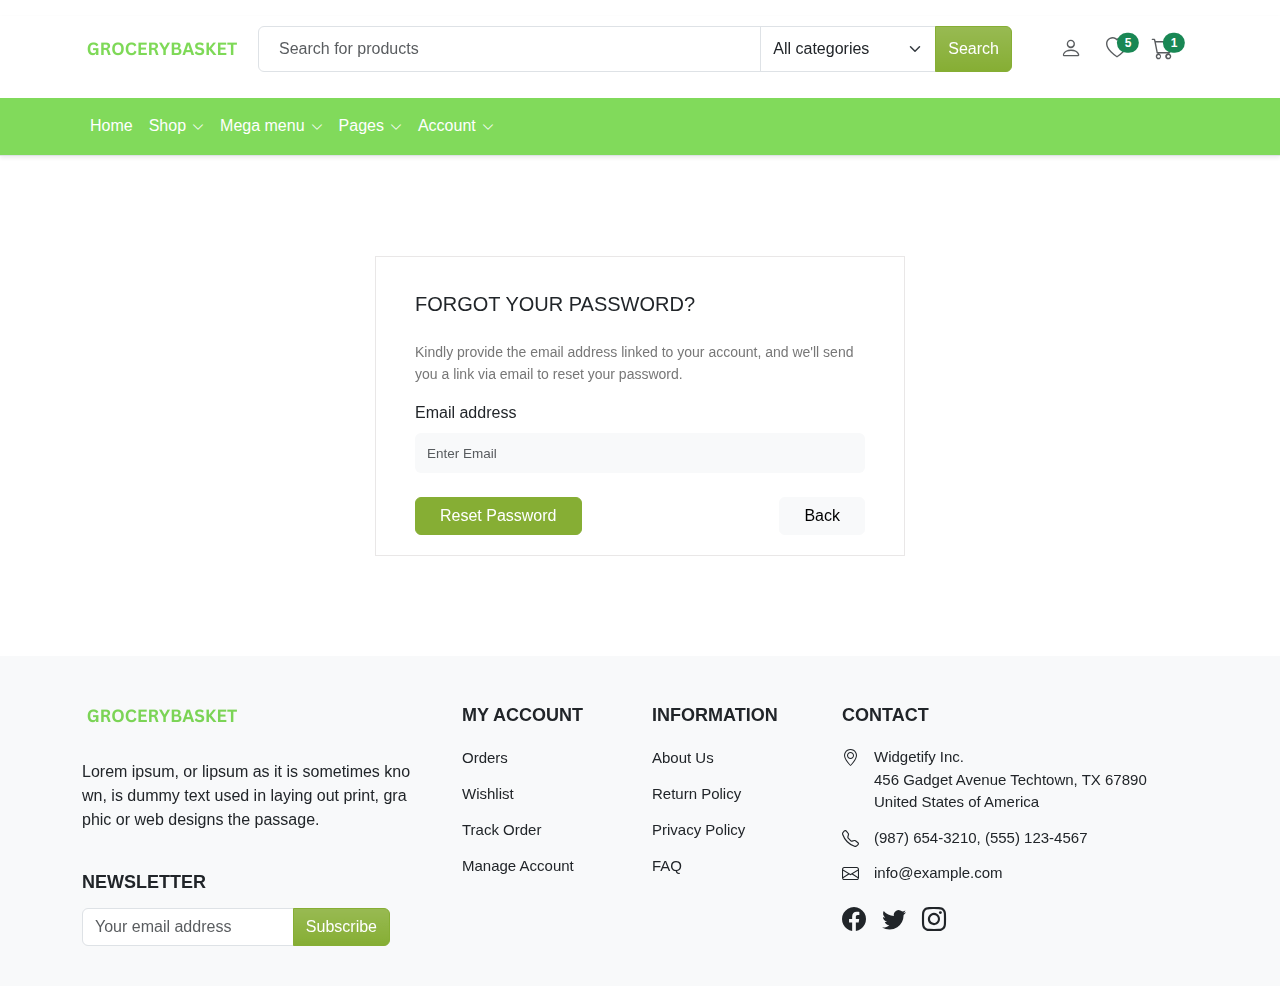
<file: forgot-password.html>
<!DOCTYPE html>
<html lang="en">
<head>
    <meta charset="UTF-8">
    <meta name="viewport" content="width=device-width, initial-scale=1.0">
    <title>Forgot Password | GroceryBasket eCommerce</title>
    <meta name="description" content="" />
    <link rel="icon" type="image/x-icon" href="./assets/images/favicon.ico">
    <link rel="stylesheet" href="./assets/css/bootstrap.min.css">
    <link rel="stylesheet" href="./assets/font/bootstrap-icons-1.11.3/font/bootstrap-icons.min.css">
    <link rel="stylesheet" href="./assets/plugin/nice-select/nice-select.css">
    <link rel="stylesheet" href="./assets/plugin/OwlCarousel2-2.3.4/dist/assets/owl.carousel.min.css">
    <link rel="stylesheet" href="./assets/plugin/OwlCarousel2-2.3.4/dist/assets/owl.theme.default.min.css">
    <link rel="stylesheet" href="./assets/plugin/nouislider/nouislider.min.css">
    <link rel="stylesheet" href="./assets/plugin/slick/slick.css">
    <link rel="stylesheet" href="./assets/css/style.css">
</head>
<body>
     <!-- Header Section Start -->
     <header class="navigation shadow-sm border-bottom">
        <!-- Navbar Sticky -->
        <div class="navbar-sticky">
            <!-- Navbar -->
            <div class="navbar navbar-middle navbar-expand-lg mt-lg-3 ">
                <div class="container">
                    <!-- Logo -->
                    <a class="navbar-brand flex-shrink-0 " href="index.html">
                        <img src="./assets/images/logo.png" class="logo main-logo" alt="eCommerce HTML Template"></a>
                    <!-- Logo -->
                    <!-- Search -->
                    <div class="input-group d-none d-lg-flex me-5">
                        <input id="searchInput" class="form-control py-10 px-20" type="text" placeholder="Search for products">
                        <select id="searchSelect" class="form-select flex-shrink-0" style="max-width: 11rem;">
                            <option>All categories</option>
                            <option>Fruits & Vegetables</option>
                            <option>Cuts & Sprouts</option>
                            <option>Exotic Fruits</option>
                            <option>Flower Bouquets</option>
                            <option>Fresh Fruits</option>
                            <option>Herbs & Seasonings</option>
                            <option>Organic Fruits</option>
                            <option>Fresh Vegetables</option>
                        </select>
                        <button type="button" class="btn btn-primary bg-gradient d-none d-lg-block">Search</button>
                    </div>
                    <!-- Search -->
                    <!-- Navbar Actions -->
                
                    <div class="list-inline  d-flex">
                        <div class="list-inline-item me-4">
                            <a href="login.html" class="text-muted">
                                <i class="bi bi-person"></i>
                            </a>
                        </div>
                        <div class="list-inline-item me-4">
                            <a href="wishlist.html" class="text-muted position-relative">
                                <i class="bi bi-heart"></i>
                                <span
                                    class="position-absolute top-0 start-100 translate-middle badge rounded-pill bg-success">
                                    5
                                    <span class="visually-hidden">unread messages</span>
                                </span>
                            </a>
                        </div>
                        <div class="list-inline-item me-4">
                            <a class="text-muted position-relative" href="cart.html">
                                <i class="bi bi-cart"></i>
                                <span
                                    class="position-absolute top-0 start-100 translate-middle badge rounded-pill bg-success">
                                    1
                                    <span class="visually-hidden">unread messages</span>
                                </span>
                            </a>
                        </div>
                        <div class="list-inline-item d-inline-block d-lg-none">
                            <button class="navbar-toggler border-0 collapsed" type="button" data-bs-toggle="offcanvas"
                                data-bs-target="#navbar-default" aria-controls="navbar-default"
                                aria-label="Toggle navigation">
                                <i class="bi bi-text-indent-left"></i>
                        </div>
                    </div>
                    <!-- Navbar Actions -->
                </div>
            </div>
            <!-- Navbar -->
            <!-- Navs -->
            <nav class="navbar navbar-expand-lg navbar-light navbar-default py-lg-2 py-md-0 py-0 py-sm-0  bg-color mt-lg-3" aria-label="Offcanvas navbar large">
                <div class="container">
                    <div class="offcanvas offcanvas-start" tabindex="-1" id="navbar-default" aria-labelledby="navbar-defaultLabel">
                        <div class="offcanvas-header pb-1">
                            <a href="index.html"><img src="./assets/images/logo.png" class="logo" alt="eCommerce HTML Template"></a>
                            <button type="button" class="btn-close" data-bs-dismiss="offcanvas" aria-label="Close"></button>
                        </div>
                        <div class="offcanvas-body">
                            <div class="d-block d-lg-none mb-4">
                                <div class="input-group  me-5">
                                    <input id="searchInput" class="form-control py-10 px-20" type="text" placeholder="Search for products">
                                    <select id="searchSelect" class="form-select flex-shrink-0" style="max-width: 11rem;">
                                        <option>All categories</option>
                                        <option>Fruits & Vegetables</option>
                                        <option>Notebooks</option>
                                        <option>Smartphones</option>
                                        <option>TV, Monitors</option>
                                        <option>Cameras</option>
                                        <option>Headphones</option>
                                        <option>Headsets</option>
                                        <option>Printers</option>
                                        <option>Consoles</option>
                                        <option>Games</option>
                                        <option>Storage</option>
                                    </select>
                                    <button type="button" class="btn btn-primary bg-gradient">Search</button>
                                </div>
                            </div>
                            <div>
                                <ul class="navbar-nav align-items-center">
                                    <li class="nav-item dropdown w-100 w-lg-auto">
                                        <a class="nav-link" href="index.html">Home</a>
                                    </li>
                                    <li class="nav-item dropdown w-100 w-lg-auto">
                                        <a class="nav-link dropdown-toggle" href="#" role="button" data-bs-toggle="dropdown" aria-expanded="false">Shop</a>
                                        <ul class="dropdown-menu">
                                            <li><a class="dropdown-item" href="shop.html">Shop Page - Filter</a></li>
                                            <li><a class="dropdown-item" href="shop-single.html">Shop Single</a></li>
                                            <li><a class="dropdown-item" href="wishlist.html">Shop Wishlist</a></li>
                                            <li><a class="dropdown-item" href="cart.html">Shop Cart</a></li>
                                            <li><a class="dropdown-item" href="checkout.html">Shop Checkout</a></li>
                                        </ul>
                                    </li>
                                    <li class="nav-item dropdown w-100 w-lg-auto dropdown-fullwidth">
                                        <a class="nav-link dropdown-toggle" href="#" role="button" data-bs-toggle="dropdown" aria-expanded="false">Mega menu</a>
                                        <div class="dropdown-menu pb-0">
                                            <div class="row p-2 p-lg-4">
                                                <div class="col-lg-3 col-12 mb-4 mb-lg-0">
                                                    <h6 class="text-primary ps-3">Fruits & Vegetables</h6>
                                                    <a class="dropdown-item" href="#">Cuts & Sprouts</a>
                                                    <a class="dropdown-item" href="#">Exotic Fruits & Veggies</a>
                                                    <a class="dropdown-item" href="#">Flower Bouquets, Bunches</a>
                                                    <a class="dropdown-item" href="#">Fresh Fruits</a>
                                                    <a class="dropdown-item" href="#">Fresh Vegetables</a>
                                                    <a class="dropdown-item" href="#">Herbs & Seasonings</a>
                                                    <a class="dropdown-item" href="#">Organic Fruits</a>
                                                    <a class="dropdown-item" href="#">Organic Vegetables</a>
                                                </div>
                                                <div class="col-lg-3 col-12 mb-4 mb-lg-0">
                                                    <h6 class="text-primary ps-3">Foodgrains, Oil & Masala</h6>
                                                    <a class="dropdown-item" href="#">Atta, Flours & Sooji</a>
                                                    <a class="dropdown-item" href="#">Dals & Pulses</a>
                                                    <a class="dropdown-item" href="#">Dry Fruits</a>
                                                    <a class="dropdown-item" href="#">Edible Oils & Ghee</a>
                                                    <a class="dropdown-item" href="#">Masalas & Spices</a>
                                                    <a class="dropdown-item" href="#">Organic Staples</a>
                                                    <a class="dropdown-item" href="#">Rice & Rice Products</a>
                                                    <a class="dropdown-item" href="#">Salt, Sugar & Jaggery</a>
                                                </div>
                                                <div class="col-lg-3 col-12 mb-4 mb-lg-0">
                                                    <h6 class="text-primary ps-3">Bakery, Cakes & Dairy</h6>
                                                    <a class="dropdown-item" href="#">Appliances & Electricals</a>
                                                    <a class="dropdown-item" href="#">Breads & Buns</a>
                                                    <a class="dropdown-item" href="#">Cakes & Pastries</a>
                                                    <a class="dropdown-item" href="#">Cookies, Rusk & Khari</a>
                                                    <a class="dropdown-item" href="#">Dairy</a>
                                                    <a class="dropdown-item" href="#">Gourmet Breads</a>
                                                    <a class="dropdown-item" href="#">Ice Creams & Desserts</a>
                                                    <a class="dropdown-item" href="#">Non Dairy</a>
                                                </div>
                                                <div class="col-lg-3 col-12 mb-4 mb-lg-0 menu-offer">
                                                    <div class="position-relative shine">
                                                        <img src="./assets/images/category/special-offer.png" class="rounded w-100" alt="eCommerce HTML Template">
                                                        <div class="position-absolute ps-6 mt-8 top-0 p-4">
                                                            <h5 class="mb-0">
                                                                Dont miss this
                                                                <br>
                                                                offer today.
                                                            </h5>
                                                            <a href="#" class="btn btn-cart btn-sm mt-3">Shop Now</a>
                                                        </div>
                                                    </div>
                                                </div>
                                            </div>
                                        </div>
                                    </li>
                                    <li class="nav-item dropdown w-100 w-lg-auto">
                                        <a class="nav-link dropdown-toggle" href="#" role="button" data-bs-toggle="dropdown" aria-expanded="false">Pages</a>
                                        <ul class="dropdown-menu">
                                            <li><a class="dropdown-item" href="blog.html">Blog</a></li>
                                            <li><a class="dropdown-item" href="blog-single.html">Blog Single</a>
                                            </li>
                                            <li><a class="dropdown-item" href="about.html">About us</a></li>
                                            <li><a class="dropdown-item" href="contact.html">Contact</a></li>
                                        </ul>
                                    </li>
                                    <li class="nav-item dropdown w-100 w-lg-auto">
                                        <a class="nav-link dropdown-toggle" href="#" role="button" data-bs-toggle="dropdown" aria-expanded="false">Account</a>
                                            <ul class="dropdown-menu">
                                                <li><a class="dropdown-item" href="login.html">Sign in</a></li>
                                                <li><a class="dropdown-item" href="signup.html">Signup</a></li>
                                                <li><a class="dropdown-item" href="forgot-password.html">Forgot Password</a></li>
                                            </ul>
                                    </li>
                                    
                                </ul>
                            </div>
                        </div>
                    </div>
                </div>
            </nav>
            <!-- Navs -->
        </div>
        <!-- Navbar Sticky -->
    </header>
    <!-- Header Section End -->
    <main>
        <!-- section -->
        <section class="mt-100 login-section">
           <div class="container">
              <!-- row -->
              <div class="row justify-content-center align-items-center px-3">
                 <!-- col -->
                 <div class="col-lg-6 col-md-12 col-sm-12 col-12">
                    <div class="item">
                        <div class="mb-1">
                           <h1>Forgot your password?</h1>
                           <p>Kindly provide the email address linked to your account, and we'll send you a link via email to reset your password.</p>
                        </div>
                        <form>
                           <div class="row g-3">
                              <div class="col-12">
                                 <label for="formForgetEmail" class="form-label">Email address</label>
                                 <input type="email" class="form-control bg-light border-0 py-2" id="formForgetEmail" placeholder="Enter Email" required="">
                              </div>
                              <div class="col-12 d-flex justify-content-between mt-4">
                                 <button type="submit" class="btn btn-primary px-4">Reset Password</button>
                                 <a href="signup.html" class="btn btn-light px-4">Back</a>
                              </div>
                           </div>
                        </form>
                     </div>
                 </div>
              </div>
           </div>
        </section>
     </main>
   
    <!-- Footer Section -->
    <footer class="mt-100">
        <div class="container">
            <div class="row">
                <div class="col-lg-4 mb-4 mb-md-0">
                    <div class="row">
                        <div class="col-12 col-md-6 col-lg-12">
                            <div class="footer_logo">
                                <img loading="lazy" src="./assets/images/logo.png" class="logo" alt="easy shop">
                            </div>
                            <div class="mt-4">
                                <p>Lorem ipsum, or lipsum as it is sometimes kno wn, is dummy text used in laying out print, gra phic or web designs the passage.</p>
                            </div>
                        </div>
                        <div class="col-12 col-md-6 col-lg-12">
                            <div class="footer_newsletter pe-lg-5">
                                <h4 class="text-uppercase">Newsletter</h4>
                                <div class="input-group">
                                    <input id="searchInput" class="form-control w-50" type="text" placeholder="Your email address">
                                    <button type="button" class="btn btn-primary bg-gradient">Subscribe</button>
                                </div>
                            </div>
                        </div>
                    </div>
                </div>
                <div class="col-lg-4 mb-3 mb-md-0">
                    <div class="row">
                        <div class="col-6">
                            <div class="footer_menu">
                                <h4 class="footer_title">My Account</h4>
                                <ul class="m-0 p-0 list-unstyled">
                                    <li><a href="#">Orders</a></li>
                                    <li><a href="#">Wishlist</a></li>
                                    <li><a href="#">Track Order</a></li>
                                    <li><a href="#">Manage Account</a></li>
                                </ul>
                               
                            </div>
                        </div>
                        <div class="col-6">
                            <div class="footer_menu">
                                <h4 class="footer_title">Information</h4>
                                <ul class="m-0 p-0 list-unstyled">
                                    <li><a href="#">About Us</a></li>
                                    <li><a href="#">Return Policy</a></li>
                                    <li><a href="#">Privacy Policy</a></li>
                                    <li><a href="#">FAQ</a></li>
                                </ul>

                                
                            </div>
                        </div>
                    </div>
                </div>
                <div class="col-lg-4">
                    <div class="footer_download">
                        <div class="row">
                            <div class="col-lg-6 col-lg-12">
                                <h4 class="footer_title">Contact</h4>
                                <div class="footer_contact">
                                    <p>
                                        <span class="icn"><i class="bi bi-geo-alt"></i></span>
                                        Widgetify Inc. <br>
                                        456 Gadget Avenue 
                                        Techtown, TX 67890 <br>
                                        United States of America
                                    </p>
                                    <p class="phn">
                                        <span class="icn"><i class="bi bi-telephone"></i></span>
                                        (987) 654-3210, (555) 123-4567
                                    </p>
                                    <p class="eml">
                                        <span class="icn"><i class="bi bi-envelope"></i></span>
                                        info@example.com
                                    </p>
                                </div>
                            </div>
                            <div class="footer_social col-lg-6 col-lg-12">
                                <div class="footer_icon d-flex mt-1">
                                    <a href="#" class="facebook pe-3"><i class="bi bi-facebook"></i></a>
                                    <a href="#" class="twitter pe-3"><i class="bi bi-twitter"></i></a>
                                    <a href="#" class="instagram pe-3"><i class="bi bi-instagram"></i></a>
                                </div>
                            </div>
                        </div>
                    </div>
                </div>
            </div>
        </div>
    </footer>
    <!-- End Footer Section -->

    <script src="./assets/js/jquery-3.6.0.min.js"></script>
    <script src="./assets/js/bootstrap.bundle.min.js"></script>
    <script src="./assets/js/jquery.ez-plus.js"></script>
    <script src="./assets/plugin/nice-select/jquery.nice-select.min.js"></script>
    <script src="./assets/plugin/OwlCarousel2-2.3.4/dist/owl.carousel.min.js"></script>
    <script src="./assets/plugin/nouislider/nouislider.min.js"></script>
    <script src="./assets/plugin/slick/slick.min.js"></script>
    <script src="./assets/js/timer.js"></script>
    <script src="./assets/js/main.js"></script>
</body>
</html>
</file>
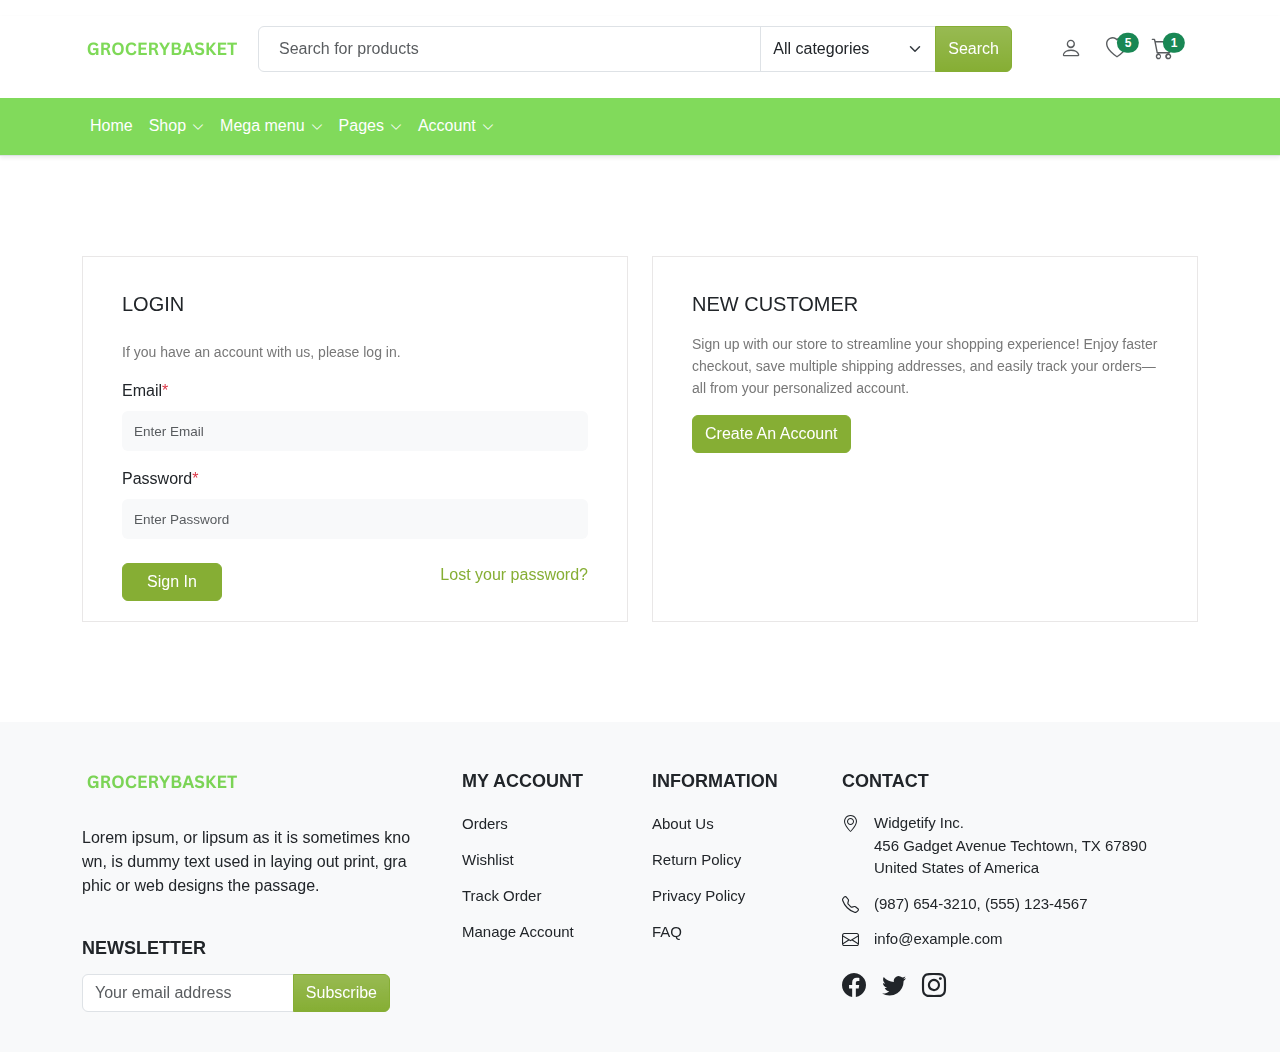
<file: login.html>
<!DOCTYPE html>
<html lang="en">
<head>
    <meta charset="UTF-8">
    <meta name="viewport" content="width=device-width, initial-scale=1.0">
    <title>GroceryBasket</title>
    <meta name="description" content="" />
    <link rel="icon" type="image/x-icon" href="./assets/images/favicon.ico">
    <link rel="stylesheet" href="./assets/css/bootstrap.min.css">
    <link rel="stylesheet" href="./assets/font/bootstrap-icons-1.11.3/font/bootstrap-icons.min.css">
    <link rel="stylesheet" href="./assets/plugin/nice-select/nice-select.css">
    <link rel="stylesheet" href="./assets/plugin/OwlCarousel2-2.3.4/dist/assets/owl.carousel.min.css">
    <link rel="stylesheet" href="./assets/plugin/OwlCarousel2-2.3.4/dist/assets/owl.theme.default.min.css">
    <link rel="stylesheet" href="./assets/plugin/nouislider/nouislider.min.css">
    <link rel="stylesheet" href="./assets/plugin/slick/slick.css">
    <link rel="stylesheet" href="./assets/css/style.css">
</head>
<body>
      <!-- Header Section Start -->
      <header class="navigation shadow-sm border-bottom">
        <!-- Navbar Sticky -->
        <div class="navbar-sticky">
            <!-- Navbar -->
            <div class="navbar navbar-middle navbar-expand-lg mt-lg-3 ">
                <div class="container">
                    <!-- Logo -->
                    <a class="navbar-brand flex-shrink-0 " href="index.html">
                        <img src="./assets/images/logo.png"  class="logo main-logo" alt="eCommerce HTML Template"></a>
                    <!-- Logo -->
                    <!-- Search -->
                    <div class="input-group d-none d-lg-flex me-5">
                        <input id="searchInput" class="form-control py-10 px-20" type="text" placeholder="Search for products">
                        <select id="searchSelect" class="form-select flex-shrink-0" style="max-width: 11rem;">
                            <option>All categories</option>
                            <option>Fruits & Vegetables</option>
                            <option>Cuts & Sprouts</option>
                            <option>Exotic Fruits</option>
                            <option>Flower Bouquets</option>
                            <option>Fresh Fruits</option>
                            <option>Herbs & Seasonings</option>
                            <option>Organic Fruits</option>
                            <option>Fresh Vegetables</option>
                        </select>
                        <button type="button" class="btn btn-primary bg-gradient d-none d-lg-block">Search</button>
                    </div>
                    <!-- Search -->
                    <!-- Navbar Actions -->
                
                    <div class="list-inline  d-flex">
                        <div class="list-inline-item me-4">
                            <a href="login.html" class="text-muted">
                                <i class="bi bi-person"></i>
                            </a>
                        </div>
                        <div class="list-inline-item me-4">
                            <a href="wishlist.html" class="text-muted position-relative">
                                <i class="bi bi-heart"></i>
                                <span
                                    class="position-absolute top-0 start-100 translate-middle badge rounded-pill bg-success">
                                    5
                                    <span class="visually-hidden">unread messages</span>
                                </span>
                            </a>
                        </div>
                        <div class="list-inline-item me-4">
                            <a class="text-muted position-relative" href="cart.html">
                                <i class="bi bi-cart"></i>
                                <span
                                    class="position-absolute top-0 start-100 translate-middle badge rounded-pill bg-success">
                                    1
                                    <span class="visually-hidden">unread messages</span>
                                </span>
                            </a>
                        </div>
                        <div class="list-inline-item d-inline-block d-lg-none">
                            <button class="navbar-toggler border-0 collapsed" type="button" data-bs-toggle="offcanvas"
                                data-bs-target="#navbar-default" aria-controls="navbar-default"
                                aria-label="Toggle navigation">
                                <i class="bi bi-text-indent-left"></i>
                        </div>
                    </div>
                    <!-- Navbar Actions -->
                </div>
            </div>
            <!-- Navbar -->
            <!-- Navs -->
            <nav class="navbar navbar-expand-lg navbar-light navbar-default py-lg-2 py-md-0 py-0 py-sm-0  bg-color mt-lg-3" aria-label="Offcanvas navbar large">
                <div class="container">
                    <div class="offcanvas offcanvas-start" tabindex="-1" id="navbar-default" aria-labelledby="navbar-defaultLabel">
                        <div class="offcanvas-header pb-1">
                            <a href="index.html"><img src="./assets/images/logo.png" class="logo" alt="eCommerce HTML Template"></a>
                            <button type="button" class="btn-close" data-bs-dismiss="offcanvas" aria-label="Close"></button>
                        </div>
                        <div class="offcanvas-body">
                            <div class="d-block d-lg-none mb-4">
                                <div class="input-group  me-5">
                                    <input id="searchInput" class="form-control py-10 px-20" type="text" placeholder="Search for products">
                                    <select id="searchSelect" class="form-select flex-shrink-0" style="max-width: 11rem;">
                                        <option>All categories</option>
                                        <option>Fruits & Vegetables</option>
                                        <option>Notebooks</option>
                                        <option>Smartphones</option>
                                        <option>TV, Monitors</option>
                                        <option>Cameras</option>
                                        <option>Headphones</option>
                                        <option>Headsets</option>
                                        <option>Printers</option>
                                        <option>Consoles</option>
                                        <option>Games</option>
                                        <option>Storage</option>
                                    </select>
                                    <button type="button" class="btn btn-primary bg-gradient">Search</button>
                                </div>
                            </div>
                            <div>
                                <ul class="navbar-nav align-items-center">
                                    <li class="nav-item dropdown w-100 w-lg-auto">
                                        <a class="nav-link" href="index.html">Home</a>
                                    </li>
                                    <li class="nav-item dropdown w-100 w-lg-auto">
                                        <a class="nav-link dropdown-toggle" href="#" role="button" data-bs-toggle="dropdown" aria-expanded="false">Shop</a>
                                        <ul class="dropdown-menu">
                                            <li><a class="dropdown-item" href="shop.html">Shop Page - Filter</a></li>
                                            <li><a class="dropdown-item" href="shop-single.html">Shop Single</a></li>
                                            <li><a class="dropdown-item" href="wishlist.html">Shop Wishlist</a></li>
                                            <li><a class="dropdown-item" href="cart.html">Shop Cart</a></li>
                                            <li><a class="dropdown-item" href="checkout.html">Shop Checkout</a></li>
                                        </ul>
                                    </li>
                                    <li class="nav-item dropdown w-100 w-lg-auto dropdown-fullwidth">
                                        <a class="nav-link dropdown-toggle" href="#" role="button" data-bs-toggle="dropdown" aria-expanded="false">Mega menu</a>
                                        <div class="dropdown-menu pb-0">
                                            <div class="row p-2 p-lg-4">
                                                <div class="col-lg-3 col-12 mb-4 mb-lg-0">
                                                    <h6 class="text-primary ps-3">Fruits & Vegetables</h6>
                                                    <a class="dropdown-item" href="#">Cuts & Sprouts</a>
                                                    <a class="dropdown-item" href="#">Exotic Fruits & Veggies</a>
                                                    <a class="dropdown-item" href="#">Flower Bouquets, Bunches</a>
                                                    <a class="dropdown-item" href="#">Fresh Fruits</a>
                                                    <a class="dropdown-item" href="#">Fresh Vegetables</a>
                                                    <a class="dropdown-item" href="#">Herbs & Seasonings</a>
                                                    <a class="dropdown-item" href="#">Organic Fruits</a>
                                                    <a class="dropdown-item" href="#">Organic Vegetables</a>
                                                </div>
                                                <div class="col-lg-3 col-12 mb-4 mb-lg-0">
                                                    <h6 class="text-primary ps-3">Foodgrains, Oil & Masala</h6>
                                                    <a class="dropdown-item" href="#">Atta, Flours & Sooji</a>
                                                    <a class="dropdown-item" href="#">Dals & Pulses</a>
                                                    <a class="dropdown-item" href="#">Dry Fruits</a>
                                                    <a class="dropdown-item" href="#">Edible Oils & Ghee</a>
                                                    <a class="dropdown-item" href="#">Masalas & Spices</a>
                                                    <a class="dropdown-item" href="#">Organic Staples</a>
                                                    <a class="dropdown-item" href="#">Rice & Rice Products</a>
                                                    <a class="dropdown-item" href="#">Salt, Sugar & Jaggery</a>
                                                </div>
                                                <div class="col-lg-3 col-12 mb-4 mb-lg-0">
                                                    <h6 class="text-primary ps-3">Bakery, Cakes & Dairy</h6>
                                                    <a class="dropdown-item" href="#">Appliances & Electricals</a>
                                                    <a class="dropdown-item" href="#">Breads & Buns</a>
                                                    <a class="dropdown-item" href="#">Cakes & Pastries</a>
                                                    <a class="dropdown-item" href="#">Cookies, Rusk & Khari</a>
                                                    <a class="dropdown-item" href="#">Dairy</a>
                                                    <a class="dropdown-item" href="#">Gourmet Breads</a>
                                                    <a class="dropdown-item" href="#">Ice Creams & Desserts</a>
                                                    <a class="dropdown-item" href="#">Non Dairy</a>
                                                </div>
                                                <div class="col-lg-3 col-12 mb-4 mb-lg-0 menu-offer">
                                                    <div class="position-relative shine">
                                                        <img src="./assets/images/category/special-offer.png" class="rounded w-100" alt="eCommerce HTML Template">
                                                        <div class="position-absolute ps-6 mt-8 top-0 p-4">
                                                            <h5 class="mb-0">
                                                                Dont miss this
                                                                <br>
                                                                offer today.
                                                            </h5>
                                                            <a href="#" class="btn btn-cart btn-sm mt-3">Shop Now</a>
                                                        </div>
                                                    </div>
                                                </div>
                                            </div>
                                        </div>
                                    </li>
                                    <li class="nav-item dropdown w-100 w-lg-auto">
                                        <a class="nav-link dropdown-toggle" href="#" role="button" data-bs-toggle="dropdown" aria-expanded="false">Pages</a>
                                        <ul class="dropdown-menu">
                                            <li><a class="dropdown-item" href="blog.html">Blog</a></li>
                                            <li><a class="dropdown-item" href="blog-single.html">Blog Single</a>
                                            </li>
                                            <li><a class="dropdown-item" href="about.html">About us</a></li>
                                            <li><a class="dropdown-item" href="contact.html">Contact</a></li>
                                        </ul>
                                    </li>
                                    <li class="nav-item dropdown w-100 w-lg-auto">
                                        <a class="nav-link dropdown-toggle" href="#" role="button" data-bs-toggle="dropdown" aria-expanded="false">Account</a>
                                            <ul class="dropdown-menu">
                                                <li><a class="dropdown-item" href="login.html">Sign in</a></li>
                                                <li><a class="dropdown-item" href="signup.html">Signup</a></li>
                                                <li><a class="dropdown-item" href="forgot-password.html">Forgot Password</a></li>
                                            </ul>
                                    </li>
                                    
                                </ul>
                            </div>
                        </div>
                    </div>
                </div>
            </nav>
            <!-- Navs -->
        </div>
        <!-- Navbar Sticky -->
    </header>
    <!-- Header Section End -->
    <main>
        <!-- section -->
        <section class="mt-100 login-section">
           <div class="container">
              <!-- row -->
              <div class="row">
                 <!-- col -->
                 <div class="col-lg-6 col-md-12 col-sm-12 col-12 mb-lg-0 mb-md-4 mb-sm-4 mb-4">
                    <div class="item">
                        <div class="mb-1">
                            <h1>Login</h1>
                            <p>If you have an account with us, please log in.</p>
                        </div>
                        <form>
                        <div class="row g-3">
                            <!-- row -->
                            <div class="col-12">
                                <!-- input -->
                                <label for="formSigninEmail" class="form-label">Email<span class="text-danger">*</span></label>
                                <input type="email" class="form-control bg-light border-0 py-2" id="formSigninEmail" placeholder="Enter Email" required="">
                            </div>
                            <div class="col-12">
                                <!-- input -->
                                <div class="password-field position-relative">
                                    <label for="formSigninPassword" class="form-label">Password<span class="text-danger">*</span></label>
                                    <div class="password-field position-relative">
                                    <input type="password" class="form-control bg-light border-0 py-2" id="formSigninPassword" placeholder="Enter Password" required="">
                                    </div>
                                </div>
                            </div>
                            <!-- btn -->
                            <div class="d-flex justify-content-between mt-4">
                                <button type="submit" class="btn btn-primary px-4">Sign In</button>
                                <a href="#" class="text-primary">Lost your password?</a>
                            </div>
                        </div>
                        </form>
                    </div>
                 </div>
                 <div class="col-lg-6 col-md-12 col-sm-12 col-12">
                     <div class="item">
                        <div class="mb-1">
                            <h2>New Customer</h2>
                            <p>Sign up with our store to streamline your shopping experience! Enjoy faster checkout, save multiple shipping addresses, and easily track your orders—all from your personalized account.</p>
                        </div>
                        <div>
                            <a href="#" class="btn btn-primary btn-top">Create An Account</a>
                        </div>
                     </div>
                </div>
              </div>
           </div>
        </section>
     </main>
   
    <footer class="mt-100">
        <div class="container">
            <div class="row">
                <div class="col-lg-4 mb-4 mb-md-0">
                    <div class="row">
                        <div class="col-12 col-md-6 col-lg-12">
                            <div class="footer_logo">
                                <img loading="lazy" src="./assets/images/logo.png" class="logo" alt="easy shop">
                            </div>
                            <div class="mt-4">
                                <p>Lorem ipsum, or lipsum as it is sometimes kno wn, is dummy text used in laying out print, gra phic or web designs the passage.</p>
                            </div>
                        </div>
                        <div class="col-12 col-md-6 col-lg-12">
                            <div class="footer_newsletter pe-lg-5">
                                <h4 class="text-uppercase">Newsletter</h4>
                                <div class="input-group">
                                    <input id="searchInput" class="form-control w-50" type="text" placeholder="Your email address">
                                    <button type="button" class="btn btn-primary bg-gradient">Subscribe</button>
                                </div>
                            </div>
                        </div>
                    </div>
                </div>
                <div class="col-lg-4 mb-3 mb-md-0">
                    <div class="row">
                        <div class="col-6">
                            <div class="footer_menu">
                                <h4 class="footer_title">My Account</h4>
                                <ul class="m-0 p-0 list-unstyled">
                                    <li><a href="#">Orders</a></li>
                                    <li><a href="#">Wishlist</a></li>
                                    <li><a href="#">Track Order</a></li>
                                    <li><a href="#">Manage Account</a></li>
                                </ul>
                               
                            </div>
                        </div>
                        <div class="col-6">
                            <div class="footer_menu">
                                <h4 class="footer_title">Information</h4>
                                <ul class="m-0 p-0 list-unstyled">
                                    <li><a href="#">About Us</a></li>
                                    <li><a href="#">Return Policy</a></li>
                                    <li><a href="#">Privacy Policy</a></li>
                                    <li><a href="#">FAQ</a></li>
                                </ul>

                                
                            </div>
                        </div>
                    </div>
                </div>
                <div class="col-lg-4">
                    <div class="footer_download">
                        <div class="row">
                            <div class="col-lg-6 col-lg-12">
                                <h4 class="footer_title">Contact</h4>
                                <div class="footer_contact">
                                    <p>
                                        <span class="icn"><i class="bi bi-geo-alt"></i></span>
                                        Widgetify Inc. <br>
                                        456 Gadget Avenue 
                                        Techtown, TX 67890 <br>
                                        United States of America
                                    </p>
                                    <p class="phn">
                                        <span class="icn"><i class="bi bi-telephone"></i></span>
                                        (987) 654-3210, (555) 123-4567
                                    </p>
                                    <p class="eml">
                                        <span class="icn"><i class="bi bi-envelope"></i></span>
                                        info@example.com
                                    </p>
                                </div>
                            </div>
                            <div class="footer_social col-lg-6 col-lg-12">
                                <div class="footer_icon d-flex mt-1">
                                    <a href="#" class="facebook pe-3"><i class="bi bi-facebook"></i></a>
                                    <a href="#" class="twitter pe-3"><i class="bi bi-twitter"></i></a>
                                    <a href="#" class="instagram pe-3"><i class="bi bi-instagram"></i></a>
                                </div>
                            </div>
                        </div>
                    </div>
                </div>
            </div>
        </div>
    </footer>
    <script src="./assets/js/jquery-3.6.0.min.js"></script>
    <script src="./assets/js/bootstrap.bundle.min.js"></script>
    <script src="./assets/js/jquery.ez-plus.js"></script>
    <script src="./assets/plugin/nice-select/jquery.nice-select.min.js"></script>
    <script src="./assets/plugin/OwlCarousel2-2.3.4/dist/owl.carousel.min.js"></script>
    <script src="./assets/plugin/nouislider/nouislider.min.js"></script>
    <script src="./assets/plugin/slick/slick.min.js"></script>
    <script src="./assets/js/timer.js"></script>
    <script src="./assets/js/main.js"></script>
</body>
</html>
</file>
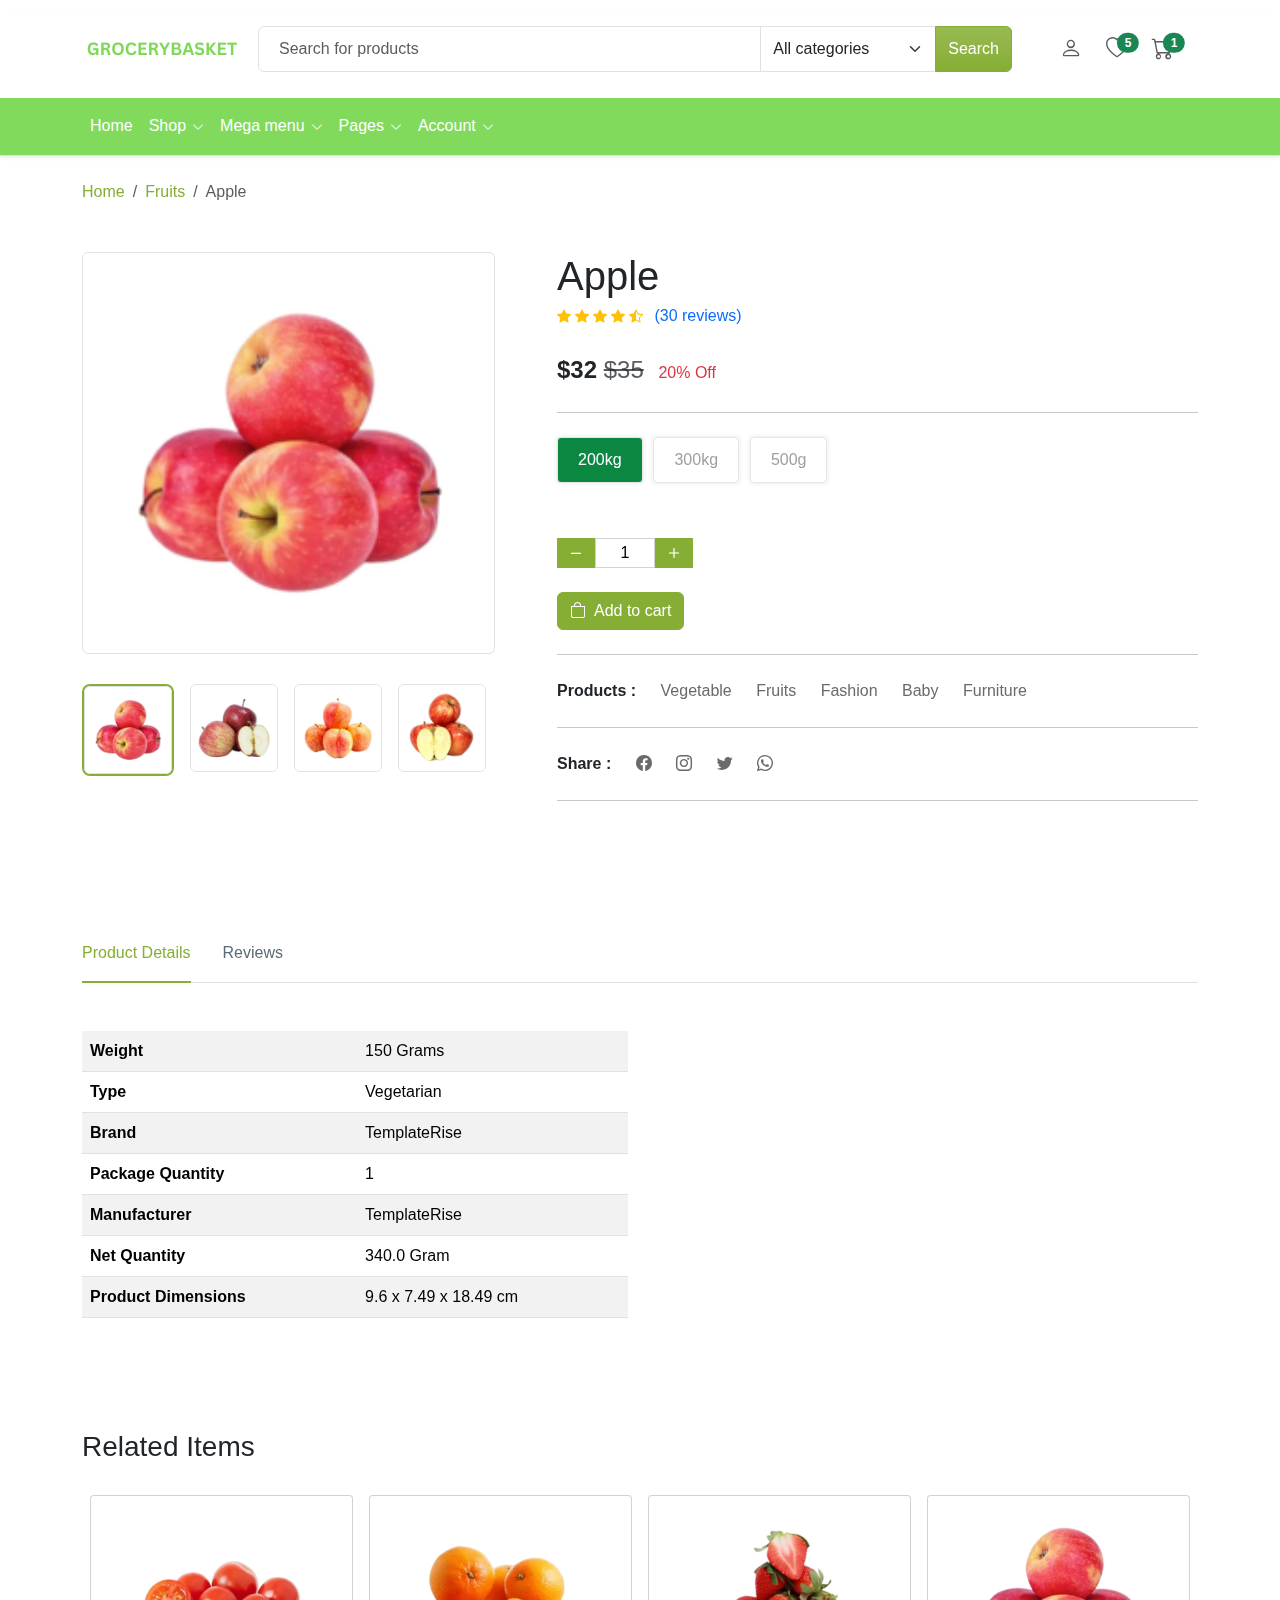
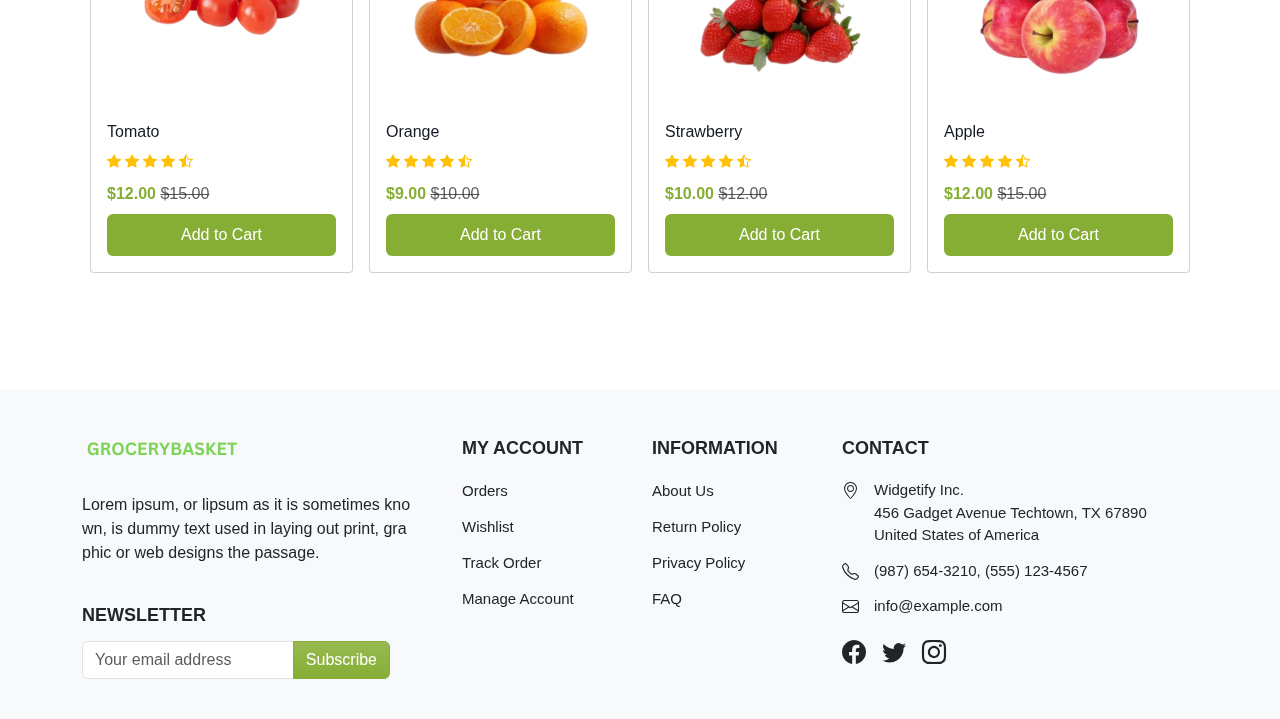
<file: shop-single.html>
<!DOCTYPE html>
<html lang="en">
<head>
    <meta charset="UTF-8">
    <meta name="viewport" content="width=device-width, initial-scale=1.0">
    <title>Cart | GroceryBasket eCommerce</title>
    <meta name="description" content="" />
    <link rel="icon" type="image/x-icon" href="./assets/images/favicon.ico">
    <link rel="stylesheet" href="./assets/css/bootstrap.min.css">
    <link rel="stylesheet" href="./assets/font/bootstrap-icons-1.11.3/font/bootstrap-icons.min.css">
    <link rel="stylesheet" href="./assets/plugin/nice-select/nice-select.css">
    <link rel="stylesheet" href="./assets/plugin/OwlCarousel2-2.3.4/dist/assets/owl.carousel.min.css">
    <link rel="stylesheet" href="./assets/plugin/OwlCarousel2-2.3.4/dist/assets/owl.theme.default.min.css">
    <link rel="stylesheet" href="./assets/plugin/nouislider/nouislider.min.css">
    <link rel="stylesheet" href="./assets/plugin/slick/slick.css">
    <link rel="stylesheet" href="./assets/css/style.css">
</head>
<body>
     <!-- Header Section Start -->
     <header class="navigation shadow-sm border-bottom">
        <!-- Navbar Sticky -->
        <div class="navbar-sticky">
            <!-- Navbar -->
            <div class="navbar navbar-middle navbar-expand-lg mt-lg-3 ">
                <div class="container">
                    <!-- Logo -->
                    <a class="navbar-brand flex-shrink-0 " href="index.html">
                        <img src="./assets/images/logo.png" class="logo main-logo" alt="eCommerce HTML Template"></a>
                    <!-- Logo -->
                    <!-- Search -->
                    <div class="input-group d-none d-lg-flex me-5">
                        <input id="searchInput" class="form-control py-10 px-20" type="text" placeholder="Search for products">
                        <select id="searchSelect" class="form-select flex-shrink-0" style="max-width: 11rem;">
                            <option>All categories</option>
                            <option>Fruits & Vegetables</option>
                            <option>Cuts & Sprouts</option>
                            <option>Exotic Fruits</option>
                            <option>Flower Bouquets</option>
                            <option>Fresh Fruits</option>
                            <option>Herbs & Seasonings</option>
                            <option>Organic Fruits</option>
                            <option>Fresh Vegetables</option>
                        </select>
                        <button type="button" class="btn btn-primary bg-gradient d-none d-lg-block">Search</button>
                    </div>
                    <!-- Search -->
                    <!-- Navbar Actions -->
                
                    <div class="list-inline  d-flex">
                        <div class="list-inline-item me-4">
                            <a href="login.html" class="text-muted">
                                <i class="bi bi-person"></i>
                            </a>
                        </div>
                        <div class="list-inline-item me-4">
                            <a href="wishlist.html" class="text-muted position-relative">
                                <i class="bi bi-heart"></i>
                                <span
                                    class="position-absolute top-0 start-100 translate-middle badge rounded-pill bg-success">
                                    5
                                    <span class="visually-hidden">unread messages</span>
                                </span>
                            </a>
                        </div>
                        <div class="list-inline-item me-4">
                            <a class="text-muted position-relative" href="cart.html">
                                <i class="bi bi-cart"></i>
                                <span
                                    class="position-absolute top-0 start-100 translate-middle badge rounded-pill bg-success">
                                    1
                                    <span class="visually-hidden">unread messages</span>
                                </span>
                            </a>
                        </div>
                        <div class="list-inline-item d-inline-block d-lg-none">
                            <button class="navbar-toggler border-0 collapsed" type="button" data-bs-toggle="offcanvas"
                                data-bs-target="#navbar-default" aria-controls="navbar-default"
                                aria-label="Toggle navigation">
                                <i class="bi bi-text-indent-left"></i>
                        </div>
                    </div>
                    <!-- Navbar Actions -->
                </div>
            </div>
            <!-- Navbar -->
            <!-- Navs -->
            <nav class="navbar navbar-expand-lg navbar-light navbar-default py-lg-2 py-md-0 py-0 py-sm-0  bg-color mt-lg-3" aria-label="Offcanvas navbar large">
                <div class="container">
                    <div class="offcanvas offcanvas-start" tabindex="-1" id="navbar-default" aria-labelledby="navbar-defaultLabel">
                        <div class="offcanvas-header pb-1">
                            <a href="index.html"><img src="./assets/images/logo.png" class="logo" alt="eCommerce HTML Template"></a>
                            <button type="button" class="btn-close" data-bs-dismiss="offcanvas" aria-label="Close"></button>
                        </div>
                        <div class="offcanvas-body">
                            <div class="d-block d-lg-none mb-4">
                                <div class="input-group  me-5">
                                    <input id="searchInput" class="form-control py-10 px-20" type="text" placeholder="Search for products">
                                    <select id="searchSelect" class="form-select flex-shrink-0" style="max-width: 11rem;">
                                        <option>All categories</option>
                                        <option>Fruits & Vegetables</option>
                                        <option>Notebooks</option>
                                        <option>Smartphones</option>
                                        <option>TV, Monitors</option>
                                        <option>Cameras</option>
                                        <option>Headphones</option>
                                        <option>Headsets</option>
                                        <option>Printers</option>
                                        <option>Consoles</option>
                                        <option>Games</option>
                                        <option>Storage</option>
                                    </select>
                                    <button type="button" class="btn btn-primary bg-gradient">Search</button>
                                </div>
                            </div>
                            <div>
                                <ul class="navbar-nav align-items-center">
                                    <li class="nav-item dropdown w-100 w-lg-auto">
                                        <a class="nav-link" href="index.html">Home</a>
                                    </li>
                                    <li class="nav-item dropdown w-100 w-lg-auto">
                                        <a class="nav-link dropdown-toggle" href="#" role="button" data-bs-toggle="dropdown" aria-expanded="false">Shop</a>
                                        <ul class="dropdown-menu">
                                            <li><a class="dropdown-item" href="shop.html">Shop Page - Filter</a></li>
                                            <li><a class="dropdown-item" href="shop-single.html">Shop Single</a></li>
                                            <li><a class="dropdown-item" href="wishlist.html">Shop Wishlist</a></li>
                                            <li><a class="dropdown-item" href="cart.html">Shop Cart</a></li>
                                            <li><a class="dropdown-item" href="checkout.html">Shop Checkout</a></li>
                                        </ul>
                                    </li>
                                    <li class="nav-item dropdown w-100 w-lg-auto dropdown-fullwidth">
                                        <a class="nav-link dropdown-toggle" href="#" role="button" data-bs-toggle="dropdown" aria-expanded="false">Mega menu</a>
                                        <div class="dropdown-menu pb-0">
                                            <div class="row p-2 p-lg-4">
                                                <div class="col-lg-3 col-12 mb-4 mb-lg-0">
                                                    <h6 class="text-primary ps-3">Fruits & Vegetables</h6>
                                                    <a class="dropdown-item" href="#">Cuts & Sprouts</a>
                                                    <a class="dropdown-item" href="#">Exotic Fruits & Veggies</a>
                                                    <a class="dropdown-item" href="#">Flower Bouquets, Bunches</a>
                                                    <a class="dropdown-item" href="#">Fresh Fruits</a>
                                                    <a class="dropdown-item" href="#">Fresh Vegetables</a>
                                                    <a class="dropdown-item" href="#">Herbs & Seasonings</a>
                                                    <a class="dropdown-item" href="#">Organic Fruits</a>
                                                    <a class="dropdown-item" href="#">Organic Vegetables</a>
                                                </div>
                                                <div class="col-lg-3 col-12 mb-4 mb-lg-0">
                                                    <h6 class="text-primary ps-3">Foodgrains, Oil & Masala</h6>
                                                    <a class="dropdown-item" href="#">Atta, Flours & Sooji</a>
                                                    <a class="dropdown-item" href="#">Dals & Pulses</a>
                                                    <a class="dropdown-item" href="#">Dry Fruits</a>
                                                    <a class="dropdown-item" href="#">Edible Oils & Ghee</a>
                                                    <a class="dropdown-item" href="#">Masalas & Spices</a>
                                                    <a class="dropdown-item" href="#">Organic Staples</a>
                                                    <a class="dropdown-item" href="#">Rice & Rice Products</a>
                                                    <a class="dropdown-item" href="#">Salt, Sugar & Jaggery</a>
                                                </div>
                                                <div class="col-lg-3 col-12 mb-4 mb-lg-0">
                                                    <h6 class="text-primary ps-3">Bakery, Cakes & Dairy</h6>
                                                    <a class="dropdown-item" href="#">Appliances & Electricals</a>
                                                    <a class="dropdown-item" href="#">Breads & Buns</a>
                                                    <a class="dropdown-item" href="#">Cakes & Pastries</a>
                                                    <a class="dropdown-item" href="#">Cookies, Rusk & Khari</a>
                                                    <a class="dropdown-item" href="#">Dairy</a>
                                                    <a class="dropdown-item" href="#">Gourmet Breads</a>
                                                    <a class="dropdown-item" href="#">Ice Creams & Desserts</a>
                                                    <a class="dropdown-item" href="#">Non Dairy</a>
                                                </div>
                                                <div class="col-lg-3 col-12 mb-4 mb-lg-0 menu-offer">
                                                    <div class="position-relative shine">
                                                        <img src="./assets/images/category/special-offer.png" class="rounded w-100" alt="eCommerce HTML Template">
                                                        <div class="position-absolute ps-6 mt-8 top-0 p-4">
                                                            <h5 class="mb-0">
                                                                Dont miss this
                                                                <br>
                                                                offer today.
                                                            </h5>
                                                            <a href="#" class="btn btn-cart btn-sm mt-3">Shop Now</a>
                                                        </div>
                                                    </div>
                                                </div>
                                            </div>
                                        </div>
                                    </li>
                                    <li class="nav-item dropdown w-100 w-lg-auto">
                                        <a class="nav-link dropdown-toggle" href="#" role="button" data-bs-toggle="dropdown" aria-expanded="false">Pages</a>
                                        <ul class="dropdown-menu">
                                            <li><a class="dropdown-item" href="blog.html">Blog</a></li>
                                            <li><a class="dropdown-item" href="blog-single.html">Blog Single</a>
                                            </li>
                                            <li><a class="dropdown-item" href="about.html">About us</a></li>
                                            <li><a class="dropdown-item" href="contact.html">Contact</a></li>
                                        </ul>
                                    </li>
                                    <li class="nav-item dropdown w-100 w-lg-auto">
                                        <a class="nav-link dropdown-toggle" href="#" role="button" data-bs-toggle="dropdown" aria-expanded="false">Account</a>
                                            <ul class="dropdown-menu">
                                                <li><a class="dropdown-item" href="login.html">Sign in</a></li>
                                                <li><a class="dropdown-item" href="signup.html">Signup</a></li>
                                                <li><a class="dropdown-item" href="forgot-password.html">Forgot Password</a></li>
                                            </ul>
                                    </li>
                                    
                                </ul>
                            </div>
                        </div>
                    </div>
                </div>
            </nav>
            <!-- Navs -->
        </div>
        <!-- Navbar Sticky -->
    </header>
<!-- Header Section End -->

<div class="product-details">
    <main>
        <div class="mt-4">
            <div class="container">
                <!-- row -->
                <div class="row">
                    <!-- col -->
                    <div class="col-12">
                        <!-- breadcrumb -->
                        <nav aria-label="breadcrumb">
                            <ol class="breadcrumb mb-0">
                                <li class="breadcrumb-item"><a href="#">Home</a></li>
                                <li class="breadcrumb-item"><a href="#">Fruits</a></li>
                                <li class="breadcrumb-item active" aria-current="page">Apple</li>
                            </ol>
                        </nav>
                    </div>
                </div>
            </div>
        </div>
        <section class="mt-5">
            <div class="container">
                <div class="row">
                    <div class="col-md-5 col-xl-5 pe-lg-50">
                        <div class="border rounded" id="product-img-active">
                            <img src="./assets/images/product/Apple-first.png" class="w-100 rounded" alt="eCommerce Template">
                        </div>
                        <div class="product-tools mt-3">
                            <div class="thumbnails row g-3 slider-nav" id="productThumbnails" aria-label="Carousel Pagination">
                                <div class="col-3">
                                    <div class="thumbnails-img border rounded">
                                        <img src="./assets/images/product/Apple-first.png" class="w-100 rounded" alt="eCommerce Template">
                                    </div>
                                </div>
                                <div class="col-3">
                                    <div class="thumbnails-img border rounded">
                                        <img src="./assets/images/product/Apple-second.png" class="w-100 rounded" alt="eCommerce Template">
                                    </div>
                                </div>
                                <div class="col-3">
                                    <div class="thumbnails-img border rounded">
                                        <img src="./assets/images/product/apple-third.png" class="w-100 rounded" alt="eCommerce Template">
                                    </div>
                                </div>
                                <div class="col-3">
                                    <div class="thumbnails-img border rounded">
                                        <img src="./assets/images/product/apple-four.png" class="w-100 rounded" alt="eCommerce Template">
                                    </div>
                                </div>
                            </div>
                        </div>
                    </div>
                    <div class="col-md-7 col-xl-7">
                        <div class="ps-lg-10 mt-5 mt-md-0">
                            <h1 class="mb-1">Apple</h1>
                            <div class="mb-4">
                                <small class="text-warning">
                                    <i class="bi bi-star-fill"></i>
                                    <i class="bi bi-star-fill"></i>
                                    <i class="bi bi-star-fill"></i>
                                    <i class="bi bi-star-fill"></i>
                                    <i class="bi bi-star-half"></i>
                                </small>
                                <a href="#" class="ms-2">(30 reviews)</a>
                            </div>
                            <div class="fs-4">
                                <span class="fw-bold text-dark">$32</span>
                                <span class="text-muted"><s>$35</s></span>
                                <span><small class="fs-6 ms-2 text-danger">20% Off</small></span>
                            </div>
                            <!-- hr -->
                            <hr class="my-4">
                            <div class="mb-5">
                                <div class="pound-section mb-4">
                                    <div class="pound-custom-radios ">
                                        <div class="pound-item">
                                          <input type="radio" id="pound-1" name="size" value="s" checked="">
                                          <label for="pound-1">
                                              <span>200kg</span>
                                          </label>
                                        </div>
                                        <div class="pound-item">
                                          <input type="radio" id="pound-2" name="size" value="m">
                                          <label for="pound-2">
                                            <span>
                                                300kg
                                            </span>
                                          </label>
                                        </div>
                                        <div class="pound-item">
                                          <input type="radio" id="pound-3" name="size" value="l">
                                          <label for="pound-3">
                                            <span>
                                                500g
                                            </span>
                                          </label>
                                        </div>
                                      </div>
                                </div>
                            </div>
                            <div class="product-action">
                                <div class="qty-container">
                                    <button class="qty-btn-minus count-decreament" type="button"><i class="bi bi-dash"></i></button>
                                    <input type="number" name="qty" value="1" class="input-qty input-cornered"/>
                                    <button class="qty-btn-plus count-increament" type="button"><i class="bi bi-plus"></i></button>
                                </div>
                                <div class="mt-4">
                                    <a href="cart.html" class="btn btn-cart btn-primary"><i class="bi bi-bag me-2"></i>Add to cart</a>
                                </div>
                            </div>
                            <hr class="my-4">
                            <div class="single-product-list">
                                <strong>Products :</strong>
                                <a href="#0">Vegetable</a>
                                <a href="#0">Fruits</a>
                                <a href="#0">Fashion</a>
                                <a href="#0">Baby</a>
                                <a href="#0">Furniture</a>
                            </div>
                            <hr class="my-4">
                            <div class="social-share">
                                <strong>Share :</strong>
                                <a href="#0" class="facebook"><i class="bi bi-facebook"></i></a>
                                <a href="#0" class="instagram"><i class="bi bi-instagram"></i></a>
                                <a href="#0" class="twitter"><i class="bi bi-twitter"></i></a>
                                <a href="#0" class="whatsapp"><i class="bi bi-whatsapp"></i></a>
                            </div>
                            <hr class="my-4">
                        </div>
                    </div>
                </div>
            </div>
        </section>
        <section class="mt-100">
            <div class="container">
                <div class="row">
                    <div class="col-md-12">
                        <ul class="nav nav-pills nav-lb-tab" id="myTab" role="tablist">
                            <!-- nav item -->
                            <li class="nav-item" role="presentation">
                                <!-- btn -->
                                <button class="nav-link active" id="product-tab" data-bs-toggle="tab" data-bs-target="#product-tab-pane" type="button" role="tab" aria-controls="product-tab-pane" aria-selected="true">
                                    Product Details
                                </button>
                            </li>
                            <!-- nav item -->
                            <li class="nav-item" role="presentation">
                                <!-- btn -->
                                <button class="nav-link" id="reviews-tab" data-bs-toggle="tab" data-bs-target="#reviews-tab-pane" type="button" role="tab" aria-controls="reviews-tab-pane" aria-selected="false" tabindex="-1">
                                    Reviews
                                </button>
                            </li>
                            
                        </ul>
                        <!-- tab content -->
                        <div class="tab-content" id="myTabContent">
                            <!-- tab pane -->
                            <div class="tab-pane fade show active" id="product-tab-pane" role="tabpanel" aria-labelledby="product-tab" tabindex="0">
                                <div class="my-5">
                                    <div class="mb-5">
                                        <div class="row">
                                            <div class="col-12 col-lg-6">
                                                <table class="table table-striped">
                                                    <!-- table -->
                                                    <tbody>
                                                        <tr>
                                                            <th>Weight</th>
                                                            <td>150 Grams</td>
                                                        </tr>
                                                        <tr>
                                                            <th>Type</th>
                                                            <td>Vegetarian</td>
                                                        </tr>
                                                        <tr>
                                                            <th>Brand</th>
                                                            <td>TemplateRise</td>
                                                        </tr>
                                                        <tr>
                                                            <th>Package Quantity</th>
                                                            <td>1</td>
                                                        </tr>
                                                        <tr>
                                                            <th>Manufacturer</th>
                                                            <td>TemplateRise</td>
                                                        </tr>
                                                        <tr>
                                                            <th>Net Quantity</th>
                                                            <td>340.0 Gram</td>
                                                        </tr>
                                                        <tr>
                                                            <th>Product Dimensions</th>
                                                            <td>9.6 x 7.49 x 18.49 cm</td>
                                                        </tr>
                                                    </tbody>
                                                </table>
                                            </div>
                                        </div>
                                    </div>
                                </div>
                            </div>
                            
                            <div class="tab-pane fade" id="reviews-tab-pane" role="tabpanel" aria-labelledby="reviews-tab" tabindex="0">
                                <div class="my-5">
                                    <div class="row">
                                        <div class="col-md-12">
                                            <div class="mb-5">
                                                <div class="d-flex border-bottom pb-2 mb-2">
                                                    <div>
                                                        <h6 class="mb-1">Devid1</h6>
                                                        <p class="small">
                                                            <span class="text-muted">01 January 2000</span>
                                                            <span class="text-primary ms-3 fw-bold">Verified</span>
                                                        </p>
                                                        <div class="mb-2">
                                                            <i class="bi bi-star-fill text-warning"></i>
                                                            <i class="bi bi-star-fill text-warning"></i>
                                                            <i class="bi bi-star-fill text-warning"></i>
                                                            <i class="bi bi-star-fill text-warning"></i>
                                                            <i class="bi bi-star-fill text-warning"></i>
                                                        </div>
                                                        <p>
                                                          Nice Product	
                                                        </p>
                                                    </div>
                                                </div>
                                            </div>
                                        </div>
                                        <div class="col-md-12">
                                            <div class="mb-5">
                                                <div class="d-flex border-bottom pb-2 mb-2">
                                                    <div>
                                                        <h6 class="mb-1">Devid2</h6>
                                                        <p class="small">
                                                            <span class="text-muted">01 January 2000</span>
                                                            <span class="text-primary ms-3 fw-bold">Verified</span>
                                                        </p>
                                                        <div class="mb-2">
                                                            <i class="bi bi-star-fill text-warning"></i>
                                                            <i class="bi bi-star-fill text-warning"></i>
                                                            <i class="bi bi-star-fill text-warning"></i>
                                                            <i class="bi bi-star-fill text-warning"></i>
                                                            <i class="bi bi-star-half text-warning"></i>
                                                        </div>
                                                        <p>
                                                          Nice Product	
                                                        </p>
                                                    </div>
                                                </div>
                                            </div>
                                        </div>
                                    </div>
                                </div>
                            </div>
                        </div>
                    </div>
                </div>
            </div>
        </section>

        <section class="my-5">
            <div class="container">
                <div class="row">
                    <div class="col-12">
                        <h3>Related Items</h3>
                    </div>
                </div>
                <div class="product mt-4">
                    <div class="owl-carousel product-slider">
                        <div class="card product-card mx-2 mb-3">
                            <a href="shop-single.html">
                                <img src="./assets/images/product/Tomato-first.png" class="card-img-top image-first" alt="eCommerce Template">
                                <img src="./assets/images/product/Tomato-second.png" class="card-img-top image-second" alt="eCommerce Template">
                             </a>
                             <div class="card-body pt-0">
                                <div class="icons">
                                    <a href="#" data-bs-toggle="tooltip" data-bs-placement="left" title="Wishlist"><i
                                            class="bi bi-heart"></i> </a>
                                    <a href="#" data-bs-toggle="tooltip" data-bs-placement="left" title="Quick view"><i
                                            class="bi bi-eye"></i></a>
                                    <a href="#" data-bs-toggle="tooltip" data-bs-placement="left" title="Compare"><i
                                            class="bi bi-arrow-left-right"></i> </a>
                                </div>
                                <span class="discount-badge">20% OFF</span>
                            </div>
                            <div class="product-price px-3 pb-2">
                             <h5 class="card-title"><a href="shop-single.html">
                                 Tomato
                             </a>
                             </h5>
                             <div class="mb-2">
                                 <small class="text-warning">
                                     <i class="bi bi-star-fill"></i>
                                     <i class="bi bi-star-fill"></i>
                                     <i class="bi bi-star-fill"></i>
                                     <i class="bi bi-star-fill"></i>
                                     <i class="bi bi-star-half"></i>
                                 </small>
                             </div>
                             <div class="d-block">
                                 <span class="sell-price">$12.00</span>
                                 <span class="text-muted strike-through"><s>$15.00</s></span>
                             </div>
                         </div>
                         <div class="product-footer">
                             <a href="cart.html" class="d-block rounded py-2 text-center border mx-3 mb-3 btn-cart">Add to Cart</a>
                         </div>
                        </div>
                        <div class="card product-card mx-2 mb-3">
                            <a href="shop-single.html">
                                <img src="./assets/images/product/Orange-first.png" class="card-img-top image-first" alt="eCommerce Template">
                                <img src="./assets/images/product/Orange-second.png" class="card-img-top image-second" alt="eCommerce Template">
                             </a>
                             <div class="card-body pt-0">
                                <div class="icons">
                                    <a href="#" data-bs-toggle="tooltip" data-bs-placement="left" title="Wishlist"><i
                                            class="bi bi-heart"></i> </a>
                                    <a href="#" data-bs-toggle="tooltip" data-bs-placement="left" title="Quick view"><i
                                            class="bi bi-eye"></i></a>
                                    <a href="#" data-bs-toggle="tooltip" data-bs-placement="left" title="Compare"><i
                                            class="bi bi-arrow-left-right"></i> </a>
                                </div>
                                <span class="discount-badge">10% OFF</span>
                            </div>
                            <div class="product-price px-3 pb-2">
                             <h5 class="card-title"><a href="shop-single.html">
                                 Orange
                             </a>
                             </h5>
                             <div class="mb-2">
                                 <small class="text-warning">
                                     <i class="bi bi-star-fill"></i>
                                     <i class="bi bi-star-fill"></i>
                                     <i class="bi bi-star-fill"></i>
                                     <i class="bi bi-star-fill"></i>
                                     <i class="bi bi-star-half"></i>
                                 </small>
                             </div>
                             <div class="d-block">
                                 <span class="sell-price">$9.00</span>
                                 <span class="text-muted strike-through"><s>$10.00</s></span>
                             </div>
                         </div>
                         <div class="product-footer">
                             <a href="cart.html" class="d-block rounded py-2 text-center border mx-3 mb-3 btn-cart">Add to Cart</a>
                         </div>
                        </div>
                        <div class="card product-card mx-2 mb-3">
                            <a href="shop-single.html">
                                <img src="./assets/images/product/Strawberry-first.png" class="card-img-top image-first" alt="eCommerce Template">
                                <img src="./assets/images/product/Strawberry-second.png" class="card-img-top image-second" alt="eCommerce Template">
                             </a>
                             <div class="card-body pt-0">
                                <div class="icons">
                                    <a href="#" data-bs-toggle="tooltip" data-bs-placement="left" title="Wishlist"><i
                                            class="bi bi-heart"></i> </a>
                                    <a href="#" data-bs-toggle="tooltip" data-bs-placement="left" title="Quick view"><i
                                            class="bi bi-eye"></i></a>
                                    <a href="#" data-bs-toggle="tooltip" data-bs-placement="left" title="Compare"><i
                                            class="bi bi-arrow-left-right"></i> </a>
                                </div>
                                <!-- <span class="discount-badge">5% OFF</span> -->
                            </div>
                            <div class="product-price px-3 pb-2">
                             <h5 class="card-title"><a href="shop-single.html">
                                 Strawberry
                             </a>
                             </h5>
                             <div class="mb-2">
                                 <small class="text-warning">
                                     <i class="bi bi-star-fill"></i>
                                     <i class="bi bi-star-fill"></i>
                                     <i class="bi bi-star-fill"></i>
                                     <i class="bi bi-star-fill"></i>
                                     <i class="bi bi-star-half"></i>
                                 </small>
                             </div>
                             <div class="d-block">
                                 <span class="sell-price">$10.00</span>
                                 <span class="text-muted strike-through"><s>$12.00</s></span>
                             </div>
                         </div>
                         <div class="product-footer">
                             <a href="cart.html" class="d-block rounded py-2 text-center border mx-3 mb-3 btn-cart">Add to Cart</a>
                         </div>
                        </div>
                        <div class="card product-card mx-2 mb-3">
                            <a href="shop-single.html">
                                <img src="./assets/images/product/Apple-first.png" class="card-img-top image-first" alt="eCommerce Template">
                                <img src="./assets/images/product/Apple-second.png" class="card-img-top image-second" alt="eCommerce Template">
                             </a>
                             <div class="card-body pt-0">
                                <div class="icons">
                                    <a href="#" data-bs-toggle="tooltip" data-bs-placement="left" title="Wishlist"><i
                                            class="bi bi-heart"></i> </a>
                                    <a href="#" data-bs-toggle="tooltip" data-bs-placement="left" title="Quick view"><i
                                            class="bi bi-eye"></i></a>
                                    <a href="#" data-bs-toggle="tooltip" data-bs-placement="left" title="Compare"><i
                                            class="bi bi-arrow-left-right"></i> </a>
                                </div>
                                <span class="discount-badge">30% OFF</span>
                            </div>
                            <div class="product-price px-3 pb-2">
                             <h5 class="card-title"><a href="shop-single.html">
                                 Apple
                             </a>
                             </h5>
                             <div class="mb-2">
                                 <small class="text-warning">
                                     <i class="bi bi-star-fill"></i>
                                     <i class="bi bi-star-fill"></i>
                                     <i class="bi bi-star-fill"></i>
                                     <i class="bi bi-star-fill"></i>
                                     <i class="bi bi-star-half"></i>
                                 </small>
                             </div>
                             <div class="d-block">
                                 <span class="sell-price">$12.00</span>
                                 <span class="text-muted strike-through"><s>$15.00</s></span>
                             </div>
                         </div>
                         <div class="product-footer">
                             <a href="cart.html" class="d-block rounded py-2 text-center border mx-3 mb-3 btn-cart">Add to Cart</a>
                         </div>
                        </div>
                        <div class="card product-card mx-2 mb-3">
                            <a href="shop-single.html">
                                <img src="./assets/images/product/Zucchini-Yellow-first.png" class="card-img-top image-first" alt="eCommerce Template">
                                <img src="./assets/images/product/Zucchini-Yellow-second.png" class="card-img-top image-second" alt="eCommerce Template">
                             </a>
                             <div class="card-body pt-0">
                                <div class="icons">
                                    <a href="#" data-bs-toggle="tooltip" data-bs-placement="left" title="Wishlist"><i
                                            class="bi bi-heart"></i> </a>
                                    <a href="#" data-bs-toggle="tooltip" data-bs-placement="left" title="Quick view"><i
                                            class="bi bi-eye"></i></a>
                                    <a href="#" data-bs-toggle="tooltip" data-bs-placement="left" title="Compare"><i
                                            class="bi bi-arrow-left-right"></i> </a>
                                </div>
                                <span class="discount-badge">10% OFF</span>
                            </div>
                            <div class="product-price px-3 pb-2">
                             <h5 class="card-title"><a href="shop-single.html">
                                 Zucchini Yellow
                             </a>
                             </h5>
                             <div class="mb-2">
                                 <small class="text-warning">
                                     <i class="bi bi-star-fill"></i>
                                     <i class="bi bi-star-fill"></i>
                                     <i class="bi bi-star-fill"></i>
                                     <i class="bi bi-star-fill"></i>
                                     <i class="bi bi-star-half"></i>
                                 </small>
                             </div>
                             <div class="d-block">
                                 <span class="sell-price">$12.00</span>
                                 <span class="text-muted strike-through"><s>$15.00</s></span>
                             </div>
                         </div>
                         <div class="product-footer">
                             <a href="cart.html" class="d-block rounded py-2 text-center border mx-3 mb-3 btn-cart">Add to Cart</a>
                         </div>
                        </div>
                </div>
                </div>
            </div>
        </section>
    </main>
</div>
   
     <!-- Footer Section -->
     <footer class="mt-100">
        <div class="container">
            <div class="row">
                <div class="col-lg-4 mb-4 mb-md-0">
                    <div class="row">
                        <div class="col-12 col-md-6 col-lg-12">
                            <div class="footer_logo">
                                <img loading="lazy" src="./assets/images/logo.png" class="logo" alt="easy shop">
                            </div>
                            <div class="mt-4">
                                <p>Lorem ipsum, or lipsum as it is sometimes kno wn, is dummy text used in laying out print, gra phic or web designs the passage.</p>
                            </div>
                        </div>
                        <div class="col-12 col-md-6 col-lg-12">
                            <div class="footer_newsletter pe-lg-5">
                                <h4 class="text-uppercase">Newsletter</h4>
                                <div class="input-group">
                                    <input id="searchInput" class="form-control w-50" type="text" placeholder="Your email address">
                                    <button type="button" class="btn btn-primary bg-gradient">Subscribe</button>
                                </div>
                            </div>
                        </div>
                    </div>
                </div>
                <div class="col-lg-4 mb-3 mb-md-0">
                    <div class="row">
                        <div class="col-6">
                            <div class="footer_menu">
                                <h4 class="footer_title">My Account</h4>
                                <ul class="m-0 p-0 list-unstyled">
                                    <li><a href="#">Orders</a></li>
                                    <li><a href="#">Wishlist</a></li>
                                    <li><a href="#">Track Order</a></li>
                                    <li><a href="#">Manage Account</a></li>
                                </ul>
                               
                            </div>
                        </div>
                        <div class="col-6">
                            <div class="footer_menu">
                                <h4 class="footer_title">Information</h4>
                                <ul class="m-0 p-0 list-unstyled">
                                    <li><a href="#">About Us</a></li>
                                    <li><a href="#">Return Policy</a></li>
                                    <li><a href="#">Privacy Policy</a></li>
                                    <li><a href="#">FAQ</a></li>
                                </ul>

                                
                            </div>
                        </div>
                    </div>
                </div>
                <div class="col-lg-4">
                    <div class="footer_download">
                        <div class="row">
                            <div class="col-lg-6 col-lg-12">
                                <h4 class="footer_title">Contact</h4>
                                <div class="footer_contact">
                                    <p>
                                        <span class="icn"><i class="bi bi-geo-alt"></i></span>
                                        Widgetify Inc. <br>
                                        456 Gadget Avenue 
                                        Techtown, TX 67890 <br>
                                        United States of America
                                    </p>
                                    <p class="phn">
                                        <span class="icn"><i class="bi bi-telephone"></i></span>
                                        (987) 654-3210, (555) 123-4567
                                    </p>
                                    <p class="eml">
                                        <span class="icn"><i class="bi bi-envelope"></i></span>
                                        info@example.com
                                    </p>
                                </div>
                            </div>
                            <div class="footer_social col-lg-6 col-lg-12">
                                <div class="footer_icon d-flex mt-1">
                                    <a href="#" class="facebook pe-3"><i class="bi bi-facebook"></i></a>
                                    <a href="#" class="twitter pe-3"><i class="bi bi-twitter"></i></a>
                                    <a href="#" class="instagram pe-3"><i class="bi bi-instagram"></i></a>
                                </div>
                            </div>
                        </div>
                    </div>
                </div>
            </div>
        </div>
    </footer>
    <!-- End Footer Section -->
    <script src="./assets/js/jquery-3.6.0.min.js"></script>
    <script src="./assets/js/bootstrap.bundle.min.js"></script>
    <script src="./assets/js/jquery.ez-plus.js"></script>
    <script src="./assets/plugin/nice-select/jquery.nice-select.min.js"></script>
    <script src="./assets/plugin/OwlCarousel2-2.3.4/dist/owl.carousel.min.js"></script>
    <script src="./assets/plugin/nouislider/nouislider.min.js"></script>
    <script src="./assets/plugin/slick/slick.min.js"></script>
    <script src="./assets/js/timer.js"></script>
    <script src="./assets/js/main.js"></script>
</body>
</html>
</file>
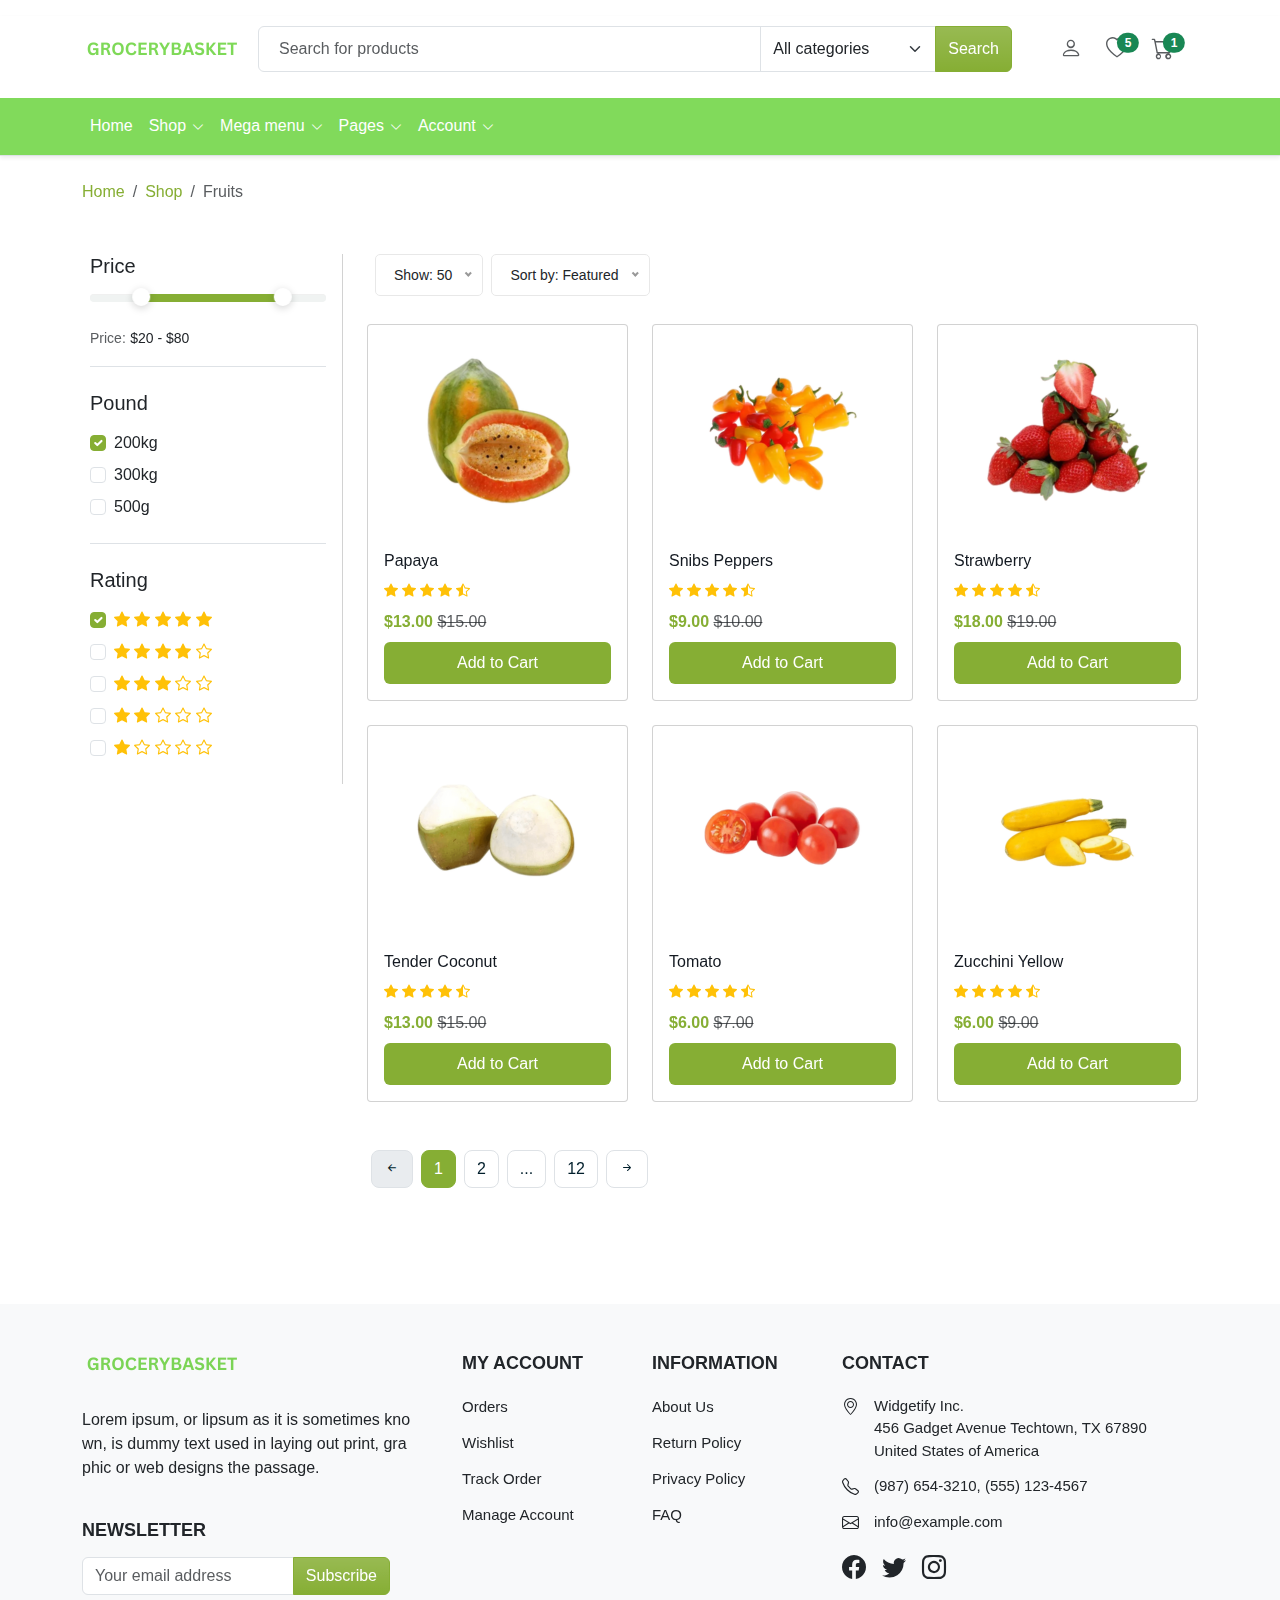
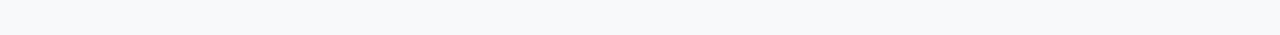
<file: shop.html>
<!DOCTYPE html>
<html lang="en">
<head>
    <meta charset="UTF-8">
    <meta name="viewport" content="width=device-width, initial-scale=1.0">
    <title>Cart | GroceryBasket</title>
    <meta name="description" content="" />
    <link rel="icon" type="image/x-icon" href="./assets/images/favicon.ico">
    <link rel="stylesheet" href="./assets/css/bootstrap.min.css">
    <link rel="stylesheet" href="./assets/font/bootstrap-icons-1.11.3/font/bootstrap-icons.min.css">
    <link rel="stylesheet" href="./assets/plugin/nice-select/nice-select.css">
    <link rel="stylesheet" href="./assets/plugin/OwlCarousel2-2.3.4/dist/assets/owl.carousel.min.css">
    <link rel="stylesheet" href="./assets/plugin/OwlCarousel2-2.3.4/dist/assets/owl.theme.default.min.css">
    <link rel="stylesheet" href="./assets/plugin/nouislider/nouislider.min.css">
    <link rel="stylesheet" href="./assets/plugin/slick/slick.css">
    <link rel="stylesheet" href="./assets/css/style.css">
</head>
<body>
     <!-- Header Section Start -->
     <header class="navigation shadow-sm border-bottom">
        <!-- Navbar Sticky -->
        <div class="navbar-sticky">
            <!-- Navbar -->
            <div class="navbar navbar-middle navbar-expand-lg mt-lg-3 ">
                <div class="container">
                    <!-- Logo -->
                    <a class="navbar-brand flex-shrink-0 " href="index.html">
                        <img src="./assets/images/logo.png" class="logo main-logo" alt="eCommerce HTML Template">
                    </a>
                    <!-- Logo -->
                    <!-- Search -->
                    <div class="input-group d-none d-lg-flex me-5">
                        <input id="searchInput" class="form-control py-10 px-20" type="text" placeholder="Search for products">
                        <select id="searchSelect" class="form-select flex-shrink-0" style="max-width: 11rem;">
                            <option>All categories</option>
                            <option>Fruits & Vegetables</option>
                            <option>Cuts & Sprouts</option>
                            <option>Exotic Fruits</option>
                            <option>Flower Bouquets</option>
                            <option>Fresh Fruits</option>
                            <option>Herbs & Seasonings</option>
                            <option>Organic Fruits</option>
                            <option>Fresh Vegetables</option>
                        </select>
                        <button type="button" class="btn btn-primary bg-gradient d-none d-lg-block">Search</button>
                    </div>
                    <!-- Search -->
                    <!-- Navbar Actions -->
                
                    <div class="list-inline  d-flex">
                        <div class="list-inline-item me-4">
                            <a href="login.html" class="text-muted">
                                <i class="bi bi-person"></i>
                            </a>
                        </div>
                        <div class="list-inline-item me-4">
                            <a href="wishlist.html" class="text-muted position-relative">
                                <i class="bi bi-heart"></i>
                                <span
                                    class="position-absolute top-0 start-100 translate-middle badge rounded-pill bg-success">
                                    5
                                    <span class="visually-hidden">unread messages</span>
                                </span>
                            </a>
                        </div>
                        <div class="list-inline-item me-4">
                            <a class="text-muted position-relative" href="cart.html">
                                <i class="bi bi-cart"></i>
                                <span
                                    class="position-absolute top-0 start-100 translate-middle badge rounded-pill bg-success">
                                    1
                                    <span class="visually-hidden">unread messages</span>
                                </span>
                            </a>
                        </div>
                        <div class="list-inline-item d-inline-block d-lg-none">
                            <button class="navbar-toggler border-0 collapsed" type="button" data-bs-toggle="offcanvas"
                                data-bs-target="#navbar-default" aria-controls="navbar-default"
                                aria-label="Toggle navigation">
                                <i class="bi bi-text-indent-left"></i>
                        </div>
                    </div>
                    <!-- Navbar Actions -->
                </div>
            </div>
            <!-- Navbar -->
            <!-- Navs -->
            <nav class="navbar navbar-expand-lg navbar-light navbar-default py-lg-2 py-md-0 py-0 py-sm-0  bg-color mt-lg-3" aria-label="Offcanvas navbar large">
                <div class="container">
                    <div class="offcanvas offcanvas-start" tabindex="-1" id="navbar-default" aria-labelledby="navbar-defaultLabel">
                        <div class="offcanvas-header pb-1">
                            <a href="index.html"><img src="./assets/images/logo.png" class="logo" alt="eCommerce HTML Template"></a>
                            <button type="button" class="btn-close" data-bs-dismiss="offcanvas" aria-label="Close"></button>
                        </div>
                        <div class="offcanvas-body">
                            <div class="d-block d-lg-none mb-4">
                                <div class="input-group  me-5">
                                    <input id="searchInput" class="form-control py-10 px-20" type="text" placeholder="Search for products">
                                    <select id="searchSelect" class="form-select flex-shrink-0" style="max-width: 11rem;">
                                        <option>All categories</option>
                                        <option>Fruits & Vegetables</option>
                                        <option>Notebooks</option>
                                        <option>Smartphones</option>
                                        <option>TV, Monitors</option>
                                        <option>Cameras</option>
                                        <option>Headphones</option>
                                        <option>Headsets</option>
                                        <option>Printers</option>
                                        <option>Consoles</option>
                                        <option>Games</option>
                                        <option>Storage</option>
                                    </select>
                                    <button type="button" class="btn btn-primary bg-gradient">Search</button>
                                </div>
                            </div>
                            <div>
                                <ul class="navbar-nav align-items-center">
                                    <li class="nav-item dropdown w-100 w-lg-auto">
                                        <a class="nav-link" href="index.html">Home</a>
                                    </li>
                                    <li class="nav-item dropdown w-100 w-lg-auto">
                                        <a class="nav-link dropdown-toggle" href="#" role="button" data-bs-toggle="dropdown" aria-expanded="false">Shop</a>
                                        <ul class="dropdown-menu">
                                            <li><a class="dropdown-item" href="shop.html">Shop Page - Filter</a></li>
                                            <li><a class="dropdown-item" href="shop-single.html">Shop Single</a></li>
                                            <li><a class="dropdown-item" href="wishlist.html">Shop Wishlist</a></li>
                                            <li><a class="dropdown-item" href="cart.html">Shop Cart</a></li>
                                            <li><a class="dropdown-item" href="checkout.html">Shop Checkout</a></li>
                                        </ul>
                                    </li>
                                    <li class="nav-item dropdown w-100 w-lg-auto dropdown-fullwidth">
                                        <a class="nav-link dropdown-toggle" href="#" role="button" data-bs-toggle="dropdown" aria-expanded="false">Mega menu</a>
                                        <div class="dropdown-menu pb-0">
                                            <div class="row p-2 p-lg-4">
                                                <div class="col-lg-3 col-12 mb-4 mb-lg-0">
                                                    <h6 class="text-primary ps-3">Fruits & Vegetables</h6>
                                                    <a class="dropdown-item" href="#">Cuts & Sprouts</a>
                                                    <a class="dropdown-item" href="#">Exotic Fruits & Veggies</a>
                                                    <a class="dropdown-item" href="#">Flower Bouquets, Bunches</a>
                                                    <a class="dropdown-item" href="#">Fresh Fruits</a>
                                                    <a class="dropdown-item" href="#">Fresh Vegetables</a>
                                                    <a class="dropdown-item" href="#">Herbs & Seasonings</a>
                                                    <a class="dropdown-item" href="#">Organic Fruits</a>
                                                    <a class="dropdown-item" href="#">Organic Vegetables</a>
                                                </div>
                                                <div class="col-lg-3 col-12 mb-4 mb-lg-0">
                                                    <h6 class="text-primary ps-3">Foodgrains, Oil & Masala</h6>
                                                    <a class="dropdown-item" href="#">Atta, Flours & Sooji</a>
                                                    <a class="dropdown-item" href="#">Dals & Pulses</a>
                                                    <a class="dropdown-item" href="#">Dry Fruits</a>
                                                    <a class="dropdown-item" href="#">Edible Oils & Ghee</a>
                                                    <a class="dropdown-item" href="#">Masalas & Spices</a>
                                                    <a class="dropdown-item" href="#">Organic Staples</a>
                                                    <a class="dropdown-item" href="#">Rice & Rice Products</a>
                                                    <a class="dropdown-item" href="#">Salt, Sugar & Jaggery</a>
                                                </div>
                                                <div class="col-lg-3 col-12 mb-4 mb-lg-0">
                                                    <h6 class="text-primary ps-3">Bakery, Cakes & Dairy</h6>
                                                    <a class="dropdown-item" href="#">Appliances & Electricals</a>
                                                    <a class="dropdown-item" href="#">Breads & Buns</a>
                                                    <a class="dropdown-item" href="#">Cakes & Pastries</a>
                                                    <a class="dropdown-item" href="#">Cookies, Rusk & Khari</a>
                                                    <a class="dropdown-item" href="#">Dairy</a>
                                                    <a class="dropdown-item" href="#">Gourmet Breads</a>
                                                    <a class="dropdown-item" href="#">Ice Creams & Desserts</a>
                                                    <a class="dropdown-item" href="#">Non Dairy</a>
                                                </div>
                                                <div class="col-lg-3 col-12 mb-4 mb-lg-0 menu-offer">
                                                    <div class="position-relative shine">
                                                        <img src="./assets/images/category/special-offer.png" class="rounded w-100" alt="eCommerce HTML Template">
                                                        <div class="position-absolute ps-6 mt-8 top-0 p-4">
                                                            <h5 class="mb-0">
                                                                Dont miss this
                                                                <br>
                                                                offer today.
                                                            </h5>
                                                            <a href="#" class="btn btn-cart btn-sm mt-3">Shop Now</a>
                                                        </div>
                                                    </div>
                                                </div>
                                            </div>
                                        </div>
                                    </li>
                                    <li class="nav-item dropdown w-100 w-lg-auto">
                                        <a class="nav-link dropdown-toggle" href="#" role="button" data-bs-toggle="dropdown" aria-expanded="false">Pages</a>
                                        <ul class="dropdown-menu">
                                            <li><a class="dropdown-item" href="blog.html">Blog</a></li>
                                            <li><a class="dropdown-item" href="blog-single.html">Blog Single</a>
                                            </li>
                                            <li><a class="dropdown-item" href="about.html">About us</a></li>
                                            <li><a class="dropdown-item" href="contact.html">Contact</a></li>
                                        </ul>
                                    </li>
                                    <li class="nav-item dropdown w-100 w-lg-auto">
                                        <a class="nav-link dropdown-toggle" href="#" role="button" data-bs-toggle="dropdown" aria-expanded="false">Account</a>
                                            <ul class="dropdown-menu">
                                                <li><a class="dropdown-item" href="login.html">Sign in</a></li>
                                                <li><a class="dropdown-item" href="signup.html">Signup</a></li>
                                                <li><a class="dropdown-item" href="forgot-password.html">Forgot Password</a></li>
                                            </ul>
                                    </li>
                                    
                                </ul>
                            </div>
                        </div>
                    </div>
                </div>
            </nav>
            <!-- Navs -->
        </div>
        <!-- Navbar Sticky -->
    </header>
<!-- Header Section End -->

    <main>
        <div class="shop-section">
        <!-- section-->
        <div class="mt-4">
           <div class="container">
              <!-- row -->
              <div class="row">
                 <!-- col -->
                 <div class="col-12">
                    <!-- breadcrumb -->
                    <nav aria-label="breadcrumb">
                       <ol class="breadcrumb mb-0">
                          <li class="breadcrumb-item"><a href="#!">Home</a></li>
                          <li class="breadcrumb-item"><a href="#!">Shop</a></li>
                          <li class="breadcrumb-item active" aria-current="page">Fruits</li>
                       </ol>
                    </nav>
                 </div>
              </div>
           </div>
        </div>
        <!-- section -->
        <div class="mb-5 mt-50">
           <!-- container -->
           <div class="container">
              <!-- row -->
              <div class="row gx-10">
                 <!-- col -->
                 <aside class="col-lg-3 col-md-4 mb-2">
                    <div class="offcanvas offcanvas-start offcanvas-collapse w-md-50" tabindex="-1" id="offcanvasCategory" aria-labelledby="offcanvasCategoryLabel">
                       <div class="offcanvas-header d-lg-none border-bottom ml-2">
                          <h5 class="offcanvas-title" id="offcanvasCategoryLabel">Filter</h5>
                          <button type="button" class="btn-close" data-bs-dismiss="offcanvas" aria-label="Close"></button>
                       </div>

                       <div class="offcanvas-body ps-lg-2 pt-lg-0">
                         <div class="mb-4 border-bottom pb-3">
                            <!-- price -->
                            <h5 class="mb-3">Price</h5>
                            <div>
                               <!-- range -->
                               <div id="priceRange" class="mb-4"></div>
                               <small class="text-muted">Price:</small>
                               <span id="priceRange-value" class="small"></span>
                            </div>
                         </div>
                         <div class="my-4 border-bottom pb-3">
                            <h5 class="mb-3">Pound</h5>
                            <!-- form check -->
                            <div class="form-check mb-2">
                               <!-- input -->
                               <input class="form-check-input" type="checkbox" value="" id="tWhite" checked>
                               <label class="form-check-label" for="tWhite">200kg</label>
                            </div>
                            <!-- form check -->
                            <div class="form-check mb-2">
                               <!-- input -->
                               <input class="form-check-input" type="checkbox" value="" id="tBlue">
                               <label class="form-check-label" for="tBlue">300kg</label>
                            </div>
                            <!-- form check -->
                            <div class="form-check mb-2">
                               <!-- input -->
                               <input class="form-check-input" type="checkbox" value="" id="tBlack">
                               <label class="form-check-label" for="tBlack">500g</label>
                            </div>
                         </div>
                         <div class="mt-4">
                            <h5 class="mb-3">Rating</h5>
                            <div>
                               <!-- form check -->
                               <div class="form-check mb-2">
                                  <!-- input -->
                                  <input class="form-check-input" type="checkbox" value="" checked id="ratingFive">
                                  <label class="form-check-label" for="ratingFive">
                                     <i class="bi bi-star-fill text-warning"></i>
                                     <i class="bi bi-star-fill text-warning"></i>
                                     <i class="bi bi-star-fill text-warning"></i>
                                     <i class="bi bi-star-fill text-warning"></i>
                                     <i class="bi bi-star-fill text-warning"></i>
                                  </label>
                               </div>
                               <!-- form check -->
                               <div class="form-check mb-2">
                                  <!-- input -->
                                  <input class="form-check-input" type="checkbox" value="" id="ratingFour">
                                  <label class="form-check-label" for="ratingFour">
                                     <i class="bi bi-star-fill text-warning"></i>
                                     <i class="bi bi-star-fill text-warning"></i>
                                     <i class="bi bi-star-fill text-warning"></i>
                                     <i class="bi bi-star-fill text-warning"></i>
                                     <i class="bi bi-star text-warning"></i>
                                  </label>
                               </div>
                               <!-- form check -->
                               <div class="form-check mb-2">
                                  <!-- input -->
                                  <input class="form-check-input" type="checkbox" value="" id="ratingThree">
                                  <label class="form-check-label" for="ratingThree">
                                     <i class="bi bi-star-fill text-warning"></i>
                                     <i class="bi bi-star-fill text-warning"></i>
                                     <i class="bi bi-star-fill text-warning"></i>
                                     <i class="bi bi-star text-warning"></i>
                                     <i class="bi bi-star text-warning"></i>
                                  </label>
                               </div>
                               <!-- form check -->
                               <div class="form-check mb-2">
                                  <!-- input -->
                                  <input class="form-check-input" type="checkbox" value="" id="ratingTwo">
                                  <label class="form-check-label" for="ratingTwo">
                                     <i class="bi bi-star-fill text-warning"></i>
                                     <i class="bi bi-star-fill text-warning"></i>
                                     <i class="bi bi-star text-warning"></i>
                                     <i class="bi bi-star text-warning"></i>
                                     <i class="bi bi-star text-warning"></i>
                                  </label>
                               </div>
                               <!-- form check -->
                               <div class="form-check mb-2">
                                  <!-- input -->
                                  <input class="form-check-input" type="checkbox" value="" id="ratingOne">
                                  <label class="form-check-label" for="ratingOne">
                                     <i class="bi bi-star-fill text-warning"></i>
                                     <i class="bi bi-star text-warning"></i>
                                     <i class="bi bi-star text-warning"></i>
                                     <i class="bi bi-star text-warning"></i>
                                     <i class="bi bi-star text-warning"></i>
                                  </label>
                               </div>
                            </div>
                         </div>
                       </div>
                    </div>
                 </aside>
                 <section class="col-lg-9 col-md-12">
                    <div class="d-flex">
                        <div class="d-flex align-items-center justify-content-between me-2 mt-1">
                            <div class="d-lg-none">
                            <a class="btn border px-4 text-muted py-2" data-bs-toggle="offcanvas" href="#offcanvasCategory" role="button" aria-controls="offcanvasCategory">
                                <svg xmlns="http://www.w3.org/2000/svg" width="14" height="14" viewBox="0 0 24 24" fill="none" stroke="currentColor" stroke-width="2" stroke-linecap="round" stroke-linejoin="round" class="feather feather-filter me-2">
                                    <polygon points="22 3 2 3 10 12.46 10 19 14 21 14 12.46 22 3"></polygon>
                                </svg>
                                Filters
                            </a>
                            </div>
                        </div>
                        <div class="d-flex mt-2 mt-lg-0">
                            <div class="me-2 flex-grow-1">
                            <!-- select option -->
                            <select class="nice-option">
                                <option selected="">Show: 50</option>
                                <option value="10">10</option>
                                <option value="20">20</option>
                                <option value="30">30</option>
                            </select>
                            </div>
                            <div>
                            <!-- select option -->
                            <select class="nice-option">
                                <option selected="">Sort by: Featured</option>
                                <option value="Low to High">Price: Low to High</option>
                                <option value="High to Low">Price: High to Low</option>
                                <option value="Release Date">Release Date</option>
                                <option value="Avg. Rating">Avg. Rating</option>
                            </select>
                            </div>
                        </div>
                    </div>
                <div class="product">
                    <div class="row g-4 row-cols-xl-3 row-cols-lg-3 row-cols-2 row-cols-md-2 mt-1">
                        <div class="col">
                            <div class="card product-card">
                                <a href="shop-single.html">
                                    <img src="./assets/images/product/Papaya-first.png" class="card-img-top image-first" alt="eCommerce Template">
                                    <img src="./assets/images/product/Papaya-second.png" class="card-img-top image-second" alt="eCommerce Template">
                                </a>
                                <div class="card-body pt-0">
                                    <div class="icons">
                                        <a href="#" data-bs-toggle="tooltip" data-bs-placement="left" title="Wishlist"><i
                                                class="bi bi-heart"></i> </a>
                                        <a href="#" data-bs-toggle="tooltip" data-bs-placement="left" title="Quick view"><i
                                                class="bi bi-eye"></i></a>
                                        <a href="#" data-bs-toggle="tooltip" data-bs-placement="left" title="Compare"><i
                                                class="bi bi-arrow-left-right"></i> </a>
                                    </div>
                                    <span class="discount-badge">20% OFF</span>
                                </div>
                                <div class="product-price px-3 pb-2">
                                    <h5 class="card-title"><a href="shop-single.html">
                                        Papaya
                                    </a>
                                </h5>
                                    <div class="mb-2">
                                        <small class="text-warning">
                                            <i class="bi bi-star-fill"></i>
                                            <i class="bi bi-star-fill"></i>
                                            <i class="bi bi-star-fill"></i>
                                            <i class="bi bi-star-fill"></i>
                                            <i class="bi bi-star-half"></i>
                                        </small>
                                    </div>
                                    <div class="d-block">
                                        <span class="sell-price">$13.00</span>
                                        <span class="text-muted strike-through"><s>$15.00</s></span>
                                    </div>
                                </div>
                                <div class="product-footer">
                                    <a href="cart.html" class="d-block rounded py-2 text-center border mx-3 mb-3 btn-cart">Add to Cart</a>
                                </div>
                            </div>
                        </div>
                        <div class="col">
                            <div class="card product-card">
                                <a href="shop-single.html">
                                    <img src="./assets/images/product/Snibs-Peppers-first.png" class="card-img-top image-first" alt="eCommerce Template">
                                    <img src="./assets/images/product/Snibs-Peppers-second.png" class="card-img-top image-second" alt="eCommerce Template">
                                </a>
                                <div class="card-body pt-0">
                                    <div class="icons">
                                        <a href="#" data-bs-toggle="tooltip" data-bs-placement="left" title="Wishlist"><i
                                                class="bi bi-heart"></i> </a>
                                        <a href="#" data-bs-toggle="tooltip" data-bs-placement="left" title="Quick view"><i
                                                class="bi bi-eye"></i></a>
                                        <a href="#" data-bs-toggle="tooltip" data-bs-placement="left" title="Compare"><i
                                                class="bi bi-arrow-left-right"></i> </a>
                                    </div>
                                    <span class="discount-badge">10% OFF</span>
                                </div>
                                <div class="product-price px-3 pb-2">
                                    <h5 class="card-title"><a href="shop-single.html">
                                        Snibs Peppers
                                    </a>
                                </h5>
                                    <div class="mb-2">
                                        <small class="text-warning">
                                            <i class="bi bi-star-fill"></i>
                                            <i class="bi bi-star-fill"></i>
                                            <i class="bi bi-star-fill"></i>
                                            <i class="bi bi-star-fill"></i>
                                            <i class="bi bi-star-half"></i>
                                        </small>
                                    </div>
                                    <div class="d-block">
                                        <span class="sell-price">$9.00</span>
                                        <span class="text-muted strike-through"><s>$10.00</s></span>
                                    </div>
                                </div>
                                <div class="product-footer">
                                    <a href="cart.html" class="d-block rounded py-2 text-center border mx-3 mb-3 btn-cart">Add to Cart</a>
                                </div>
                            </div>
                        </div>
                        <div class="col">
                            <div class="card product-card">
                                <a href="shop-single.html">
                                    <img src="./assets/images/product/Strawberry-first.png" class="card-img-top image-first" alt="eCommerce Template">
                                    <img src="./assets/images/product/Strawberry-second.png" class="card-img-top image-second" alt="eCommerce Template">
                                </a>
                                <div class="card-body pt-0">
                                    <div class="icons">
                                        <a href="#" data-bs-toggle="tooltip" data-bs-placement="left" title="Wishlist"><i
                                                class="bi bi-heart"></i> </a>
                                        <a href="#" data-bs-toggle="tooltip" data-bs-placement="left" title="Quick view"><i
                                                class="bi bi-eye"></i></a>
                                        <a href="#" data-bs-toggle="tooltip" data-bs-placement="left" title="Compare"><i
                                                class="bi bi-arrow-left-right"></i> </a>
                                    </div>
                                    <span class="discount-badge">5% OFF</span>
                                </div>
                                <div class="product-price px-3 pb-2">
                                    <h5 class="card-title"><a href="shop-single.html">
                                        Strawberry
                                    </a>
                                </h5>
                                    <div class="mb-2">
                                        <small class="text-warning">
                                            <i class="bi bi-star-fill"></i>
                                            <i class="bi bi-star-fill"></i>
                                            <i class="bi bi-star-fill"></i>
                                            <i class="bi bi-star-fill"></i>
                                            <i class="bi bi-star-half"></i>
                                        </small>
                                    </div>
                                    <div class="d-block">
                                        <span class="sell-price">$18.00</span>
                                        <span class="text-muted strike-through"><s>$19.00</s></span>
                                    </div>
                                </div>
                                <div class="product-footer">
                                    <a href="cart.html" class="d-block rounded py-2 text-center border mx-3 mb-3 btn-cart">Add to Cart</a>
                                </div>
                            </div>
                        </div>
                        <div class="col">
                            <div class="card product-card">
                                <a href="shop-single.html">
                                    <img src="./assets/images/product/Tender-Coconut-first.png" class="card-img-top image-first" alt="eCommerce Template">
                                    <img src="./assets/images/product/Tender-Coconut-second.png" class="card-img-top image-second" alt="eCommerce Template">
                                </a>
                                <div class="card-body pt-0">
                                    <div class="icons">
                                        <a href="#" data-bs-toggle="tooltip" data-bs-placement="left" title="Wishlist"><i
                                                class="bi bi-heart"></i> </a>
                                        <a href="#" data-bs-toggle="tooltip" data-bs-placement="left" title="Quick view"><i
                                                class="bi bi-eye"></i></a>
                                        <a href="#" data-bs-toggle="tooltip" data-bs-placement="left" title="Compare"><i
                                                class="bi bi-arrow-left-right"></i> </a>
                                    </div>
                                    <span class="discount-badge">30% OFF</span>
                                </div>
                                <div class="product-price px-3 pb-2">
                                    <h5 class="card-title"><a href="shop-single.html">
                                        Tender Coconut
                                    </a>
                                </h5>
                                    <div class="mb-2">
                                        <small class="text-warning">
                                            <i class="bi bi-star-fill"></i>
                                            <i class="bi bi-star-fill"></i>
                                            <i class="bi bi-star-fill"></i>
                                            <i class="bi bi-star-fill"></i>
                                            <i class="bi bi-star-half"></i>
                                        </small>
                                    </div>
                                    <div class="d-block">
                                        <span class="sell-price">$13.00</span>
                                        <span class="text-muted strike-through"><s>$15.00</s></span>
                                    </div>
                                </div>
                                <div class="product-footer">
                                    <a href="cart.html" class="d-block rounded py-2 text-center border mx-3 mb-3 btn-cart">Add to Cart</a>
                                </div>
                            </div>
                        </div>
                        <div class="col">
                            <div class="card product-card">
                                <a href="shop-single.html">
                                    <img src="./assets/images/product/Tomato-first.png" class="card-img-top image-first" alt="eCommerce Template">
                                    <img src="./assets/images/product/Tomato-second.png" class="card-img-top image-second" alt="eCommerce Template">
                                </a>
                                <div class="card-body pt-0">
                                    
                                    <div class="icons">
                                        <a href="#" data-bs-toggle="tooltip" data-bs-placement="left" title="Wishlist"><i
                                                class="bi bi-heart"></i> </a>
                                        <a href="#" data-bs-toggle="tooltip" data-bs-placement="left" title="Quick view"><i
                                                class="bi bi-eye"></i></a>
                                        <a href="#" data-bs-toggle="tooltip" data-bs-placement="left" title="Compare"><i
                                                class="bi bi-arrow-left-right"></i> </a>
                                    </div>
                                    <span class="discount-badge">30% OFF</span>
                                </div>
                                <div class="product-price px-3 pb-2">
                                    <h5 class="card-title"><a href="shop-single.html">
                                        Tomato
                                    </a>
                                </h5>
                                    <div class="mb-2">
                                        <small class="text-warning">
                                            <i class="bi bi-star-fill"></i>
                                            <i class="bi bi-star-fill"></i>
                                            <i class="bi bi-star-fill"></i>
                                            <i class="bi bi-star-fill"></i>
                                            <i class="bi bi-star-half"></i>
                                        </small>
                                    </div>
                                    <div class="d-block">
                                        <span class="sell-price">$6.00</span>
                                        <span class="text-muted strike-through"><s>$7.00</s></span>
                                    </div>
                                </div>
                                <div class="product-footer">
                                    <a href="cart.html" class="d-block rounded py-2 text-center border mx-3 mb-3 btn-cart">Add to Cart</a>
                                </div>
                            </div>
                        </div>
                        <div class="col">
                            <div class="card product-card">
                                <a href="shop-single.html">
                                    <img src="./assets/images/product/Zucchini-Yellow-first.png" class="card-img-top image-first" alt="eCommerce Template">
                                    <img src="./assets/images/product/Zucchini-Yellow-second.png" class="card-img-top image-second" alt="eCommerce Template">
                                </a>
                                <div class="card-body pt-0">
                                    <div class="icons">
                                        <a href="#" data-bs-toggle="tooltip" data-bs-placement="left" title="Wishlist"><i
                                                class="bi bi-heart"></i> </a>
                                        <a href="#" data-bs-toggle="tooltip" data-bs-placement="left" title="Quick view"><i
                                                class="bi bi-eye"></i></a>
                                        <a href="#" data-bs-toggle="tooltip" data-bs-placement="left" title="Compare"><i
                                                class="bi bi-arrow-left-right"></i> </a>
                                    </div>
                                    <span class="discount-badge">30% OFF</span>
                                </div>
                                <div class="product-price px-3 pb-2">
                                    <h5 class="card-title"><a href="shop-single.html">
                                        Zucchini Yellow
                                    </a>
                                </h5>
                                    <div class="mb-2">
                                        <small class="text-warning">
                                            <i class="bi bi-star-fill"></i>
                                            <i class="bi bi-star-fill"></i>
                                            <i class="bi bi-star-fill"></i>
                                            <i class="bi bi-star-fill"></i>
                                            <i class="bi bi-star-half"></i>
                                        </small>
                                    </div>
                                    <div class="d-block">
                                        <span class="sell-price">$6.00</span>
                                        <span class="text-muted strike-through"><s>$9.00</s></span>
                                    </div>
                                </div>
                                <div class="product-footer">
                                    <a href="cart.html" class="d-block rounded py-2 text-center border mx-3 mb-3 btn-cart">Add to Cart</a>
                                </div>
                            </div>
                        </div>
                    </div>
                </div>
                   
                    <!-- row -->
                    <div class="row mt-5">
                       <div class="col">
                          <!-- nav -->
                          <nav>
                             <ul class="pagination">
                                <li class="page-item disabled">
                                   <a class="page-link mx-1" href="#" aria-label="Previous">
                                      <i class="bi bi-arrow-left-short"></i>
                                   </a>
                                </li>
                                <li class="page-item"><a class="page-link mx-1 active" href="#">1</a></li>
                                <li class="page-item"><a class="page-link mx-1" href="#">2</a></li>

                                <li class="page-item"><a class="page-link mx-1" href="#">...</a></li>
                                <li class="page-item"><a class="page-link mx-1" href="#">12</a></li>
                                <li class="page-item">
                                   <a class="page-link mx-1" href="#" aria-label="Next">
                                      <i class=" bi bi-arrow-right-short "></i>
                                   </a>
                                </li>
                             </ul>
                          </nav>
                       </div>
                    </div>
                 </section>
              </div>
           </div>
        </div>
    </div>
    </main>

    
     <!-- Footer Section -->
     <footer class="mt-100">
        <div class="container">
            <div class="row">
                <div class="col-lg-4 mb-4 mb-md-0">
                    <div class="row">
                        <div class="col-12 col-md-6 col-lg-12">
                            <div class="footer_logo">
                                <img loading="lazy" src="./assets/images/logo.png" class="logo" alt="easy shop">
                            </div>
                            <div class="mt-4">
                                <p>Lorem ipsum, or lipsum as it is sometimes kno wn, is dummy text used in laying out print, gra phic or web designs the passage.</p>
                            </div>
                        </div>
                        <div class="col-12 col-md-6 col-lg-12">
                            <div class="footer_newsletter pe-lg-5">
                                <h4 class="text-uppercase">Newsletter</h4>
                                <div class="input-group">
                                    <input id="searchInput" class="form-control w-50" type="text" placeholder="Your email address">
                                    <button type="button" class="btn btn-primary bg-gradient">Subscribe</button>
                                </div>
                            </div>
                        </div>
                    </div>
                </div>
                <div class="col-lg-4 mb-3 mb-md-0">
                    <div class="row">
                        <div class="col-6">
                            <div class="footer_menu">
                                <h4 class="footer_title">My Account</h4>
                                <ul class="m-0 p-0 list-unstyled">
                                    <li><a href="#">Orders</a></li>
                                    <li><a href="#">Wishlist</a></li>
                                    <li><a href="#">Track Order</a></li>
                                    <li><a href="#">Manage Account</a></li>
                                </ul>
                               
                            </div>
                        </div>
                        <div class="col-6">
                            <div class="footer_menu">
                                <h4 class="footer_title">Information</h4>
                                <ul class="m-0 p-0 list-unstyled">
                                    <li><a href="#">About Us</a></li>
                                    <li><a href="#">Return Policy</a></li>
                                    <li><a href="#">Privacy Policy</a></li>
                                    <li><a href="#">FAQ</a></li>
                                </ul>

                                
                            </div>
                        </div>
                    </div>
                </div>
                <div class="col-lg-4">
                    <div class="footer_download">
                        <div class="row">
                            <div class="col-lg-6 col-lg-12">
                                <h4 class="footer_title">Contact</h4>
                                <div class="footer_contact">
                                    <p>
                                        <span class="icn"><i class="bi bi-geo-alt"></i></span>
                                        Widgetify Inc. <br>
                                        456 Gadget Avenue 
                                        Techtown, TX 67890 <br>
                                        United States of America
                                    </p>
                                    <p class="phn">
                                        <span class="icn"><i class="bi bi-telephone"></i></span>
                                        (987) 654-3210, (555) 123-4567
                                    </p>
                                    <p class="eml">
                                        <span class="icn"><i class="bi bi-envelope"></i></span>
                                        info@example.com
                                    </p>
                                </div>
                            </div>
                            <div class="footer_social col-lg-6 col-lg-12">
                                <div class="footer_icon d-flex mt-1">
                                    <a href="#" class="facebook pe-3"><i class="bi bi-facebook"></i></a>
                                    <a href="#" class="twitter pe-3"><i class="bi bi-twitter"></i></a>
                                    <a href="#" class="instagram pe-3"><i class="bi bi-instagram"></i></a>
                                </div>
                            </div>
                        </div>
                    </div>
                </div>
            </div>
        </div>
    </footer>
    <!-- End Footer Section -->
    <script src="./assets/js/jquery-3.6.0.min.js"></script>
    <script src="./assets/js/bootstrap.bundle.min.js"></script>
    <script src="./assets/js/jquery.ez-plus.js"></script>
    <script src="./assets/plugin/nice-select/jquery.nice-select.min.js"></script>
    <script src="./assets/plugin/OwlCarousel2-2.3.4/dist/owl.carousel.min.js"></script>
    <script src="./assets/plugin/nouislider/nouislider.min.js"></script>
    <script src="./assets/plugin/slick/slick.min.js"></script>
    <script src="./assets/js/timer.js"></script>
    <script src="./assets/js/main.js"></script>
</body>
</html>
</file>
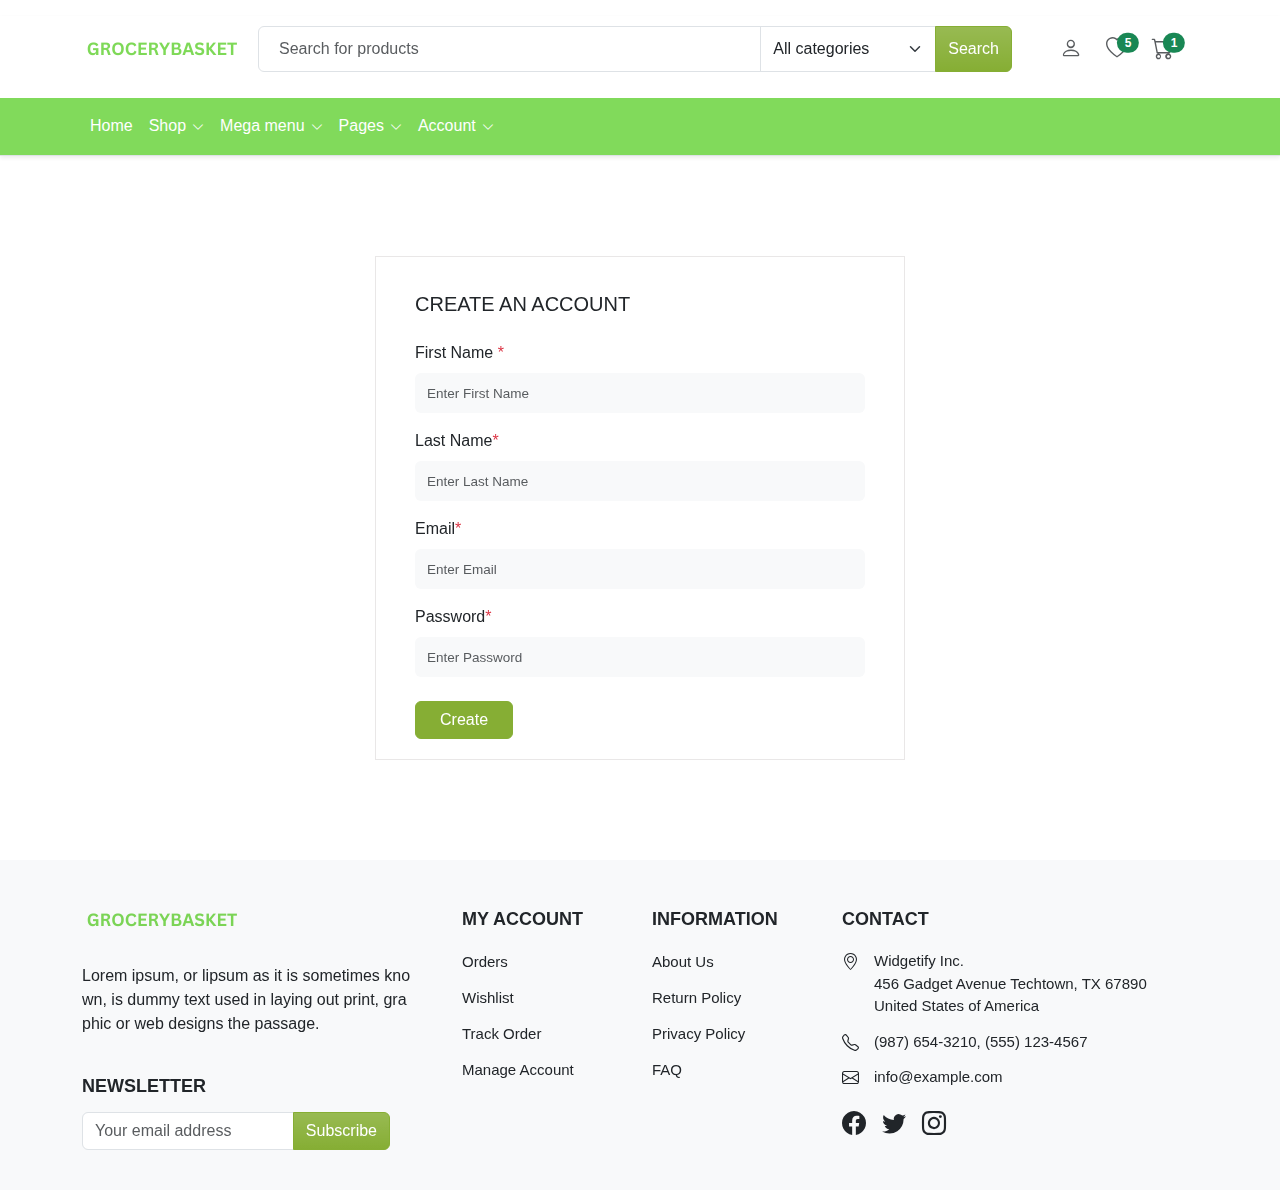
<file: signup.html>
<!DOCTYPE html>
<html lang="en">
<head>
    <meta charset="UTF-8">
    <meta name="viewport" content="width=device-width, initial-scale=1.0">
    <title>Signup | GroceryBasket eCommerce</title>
    <meta name="description" content="" />
    <link rel="icon" type="image/x-icon" href="./assets/images/favicon.ico">
    <link rel="stylesheet" href="./assets/css/bootstrap.min.css">
    <link rel="stylesheet" href="./assets/font/bootstrap-icons-1.11.3/font/bootstrap-icons.min.css">
    <link rel="stylesheet" href="./assets/plugin/nice-select/nice-select.css">
    <link rel="stylesheet" href="./assets/plugin/OwlCarousel2-2.3.4/dist/assets/owl.carousel.min.css">
    <link rel="stylesheet" href="./assets/plugin/OwlCarousel2-2.3.4/dist/assets/owl.theme.default.min.css">
    <link rel="stylesheet" href="./assets/plugin/nouislider/nouislider.min.css">
    <link rel="stylesheet" href="./assets/plugin/slick/slick.css">
    <link rel="stylesheet" href="./assets/css/style.css">
</head>
<body>
    <!-- Header Section Start -->
    <header class="navigation shadow-sm border-bottom">
        <!-- Navbar Sticky -->
        <div class="navbar-sticky">
            <!-- Navbar -->
            <div class="navbar navbar-middle navbar-expand-lg mt-lg-3 ">
                <div class="container">
                    <!-- Logo -->
                    <a class="navbar-brand flex-shrink-0 " href="index.html">
                        <img src="./assets/images/logo.png" class="logo main-logo" alt="eCommerce HTML Template"></a>
                    <!-- Logo -->
                    <!-- Search -->
                    <div class="input-group d-none d-lg-flex me-5">
                        <input id="searchInput" class="form-control py-10 px-20" type="text" placeholder="Search for products">
                        <select id="searchSelect" class="form-select flex-shrink-0" style="max-width: 11rem;">
                            <option>All categories</option>
                            <option>Fruits & Vegetables</option>
                            <option>Cuts & Sprouts</option>
                            <option>Exotic Fruits</option>
                            <option>Flower Bouquets</option>
                            <option>Fresh Fruits</option>
                            <option>Herbs & Seasonings</option>
                            <option>Organic Fruits</option>
                            <option>Fresh Vegetables</option>
                        </select>
                        <button type="button" class="btn btn-primary bg-gradient d-none d-lg-block">Search</button>
                    </div>
                    <!-- Search -->
                    <!-- Navbar Actions -->
                
                    <div class="list-inline  d-flex">
                        <div class="list-inline-item me-4">
                            <a href="login.html" class="text-muted">
                                <i class="bi bi-person"></i>
                            </a>
                        </div>
                        <div class="list-inline-item me-4">
                            <a href="wishlist.html" class="text-muted position-relative">
                                <i class="bi bi-heart"></i>
                                <span
                                    class="position-absolute top-0 start-100 translate-middle badge rounded-pill bg-success">
                                    5
                                    <span class="visually-hidden">unread messages</span>
                                </span>
                            </a>
                        </div>
                        <div class="list-inline-item me-4">
                            <a class="text-muted position-relative" href="cart.html">
                                <i class="bi bi-cart"></i>
                                <span
                                    class="position-absolute top-0 start-100 translate-middle badge rounded-pill bg-success">
                                    1
                                    <span class="visually-hidden">unread messages</span>
                                </span>
                            </a>
                        </div>
                        <div class="list-inline-item d-inline-block d-lg-none">
                            <button class="navbar-toggler border-0 collapsed" type="button" data-bs-toggle="offcanvas"
                                data-bs-target="#navbar-default" aria-controls="navbar-default"
                                aria-label="Toggle navigation">
                                <i class="bi bi-text-indent-left"></i>
                        </div>
                    </div>
                    <!-- Navbar Actions -->
                </div>
            </div>
            <!-- Navbar -->
            <!-- Navs -->
            <nav class="navbar navbar-expand-lg navbar-light navbar-default py-lg-2 py-md-0 py-0 py-sm-0  bg-color mt-lg-3" aria-label="Offcanvas navbar large">
                <div class="container">
                    <div class="offcanvas offcanvas-start" tabindex="-1" id="navbar-default" aria-labelledby="navbar-defaultLabel">
                        <div class="offcanvas-header pb-1">
                            <a href="index.html"><img src="./assets/images/logo.png" class="logo" alt="eCommerce HTML Template"></a>
                            <button type="button" class="btn-close" data-bs-dismiss="offcanvas" aria-label="Close"></button>
                        </div>
                        <div class="offcanvas-body">
                            <div class="d-block d-lg-none mb-4">
                                <div class="input-group  me-5">
                                    <input id="searchInput" class="form-control py-10 px-20" type="text" placeholder="Search for products">
                                    <select id="searchSelect" class="form-select flex-shrink-0" style="max-width: 11rem;">
                                        <option>All categories</option>
                                        <option>Fruits & Vegetables</option>
                                        <option>Notebooks</option>
                                        <option>Smartphones</option>
                                        <option>TV, Monitors</option>
                                        <option>Cameras</option>
                                        <option>Headphones</option>
                                        <option>Headsets</option>
                                        <option>Printers</option>
                                        <option>Consoles</option>
                                        <option>Games</option>
                                        <option>Storage</option>
                                    </select>
                                    <button type="button" class="btn btn-primary bg-gradient">Search</button>
                                </div>
                            </div>
                            <div>
                                <ul class="navbar-nav align-items-center">
                                    <li class="nav-item dropdown w-100 w-lg-auto">
                                        <a class="nav-link" href="index.html">Home</a>
                                    </li>
                                    <li class="nav-item dropdown w-100 w-lg-auto">
                                        <a class="nav-link dropdown-toggle" href="#" role="button" data-bs-toggle="dropdown" aria-expanded="false">Shop</a>
                                        <ul class="dropdown-menu">
                                            <li><a class="dropdown-item" href="shop.html">Shop Page - Filter</a></li>
                                            <li><a class="dropdown-item" href="shop-single.html">Shop Single</a></li>
                                            <li><a class="dropdown-item" href="wishlist.html">Shop Wishlist</a></li>
                                            <li><a class="dropdown-item" href="cart.html">Shop Cart</a></li>
                                            <li><a class="dropdown-item" href="checkout.html">Shop Checkout</a></li>
                                        </ul>
                                    </li>
                                    <li class="nav-item dropdown w-100 w-lg-auto dropdown-fullwidth">
                                        <a class="nav-link dropdown-toggle" href="#" role="button" data-bs-toggle="dropdown" aria-expanded="false">Mega menu</a>
                                        <div class="dropdown-menu pb-0">
                                            <div class="row p-2 p-lg-4">
                                                <div class="col-lg-3 col-12 mb-4 mb-lg-0">
                                                    <h6 class="text-primary ps-3">Fruits & Vegetables</h6>
                                                    <a class="dropdown-item" href="#">Cuts & Sprouts</a>
                                                    <a class="dropdown-item" href="#">Exotic Fruits & Veggies</a>
                                                    <a class="dropdown-item" href="#">Flower Bouquets, Bunches</a>
                                                    <a class="dropdown-item" href="#">Fresh Fruits</a>
                                                    <a class="dropdown-item" href="#">Fresh Vegetables</a>
                                                    <a class="dropdown-item" href="#">Herbs & Seasonings</a>
                                                    <a class="dropdown-item" href="#">Organic Fruits</a>
                                                    <a class="dropdown-item" href="#">Organic Vegetables</a>
                                                </div>
                                                <div class="col-lg-3 col-12 mb-4 mb-lg-0">
                                                    <h6 class="text-primary ps-3">Foodgrains, Oil & Masala</h6>
                                                    <a class="dropdown-item" href="#">Atta, Flours & Sooji</a>
                                                    <a class="dropdown-item" href="#">Dals & Pulses</a>
                                                    <a class="dropdown-item" href="#">Dry Fruits</a>
                                                    <a class="dropdown-item" href="#">Edible Oils & Ghee</a>
                                                    <a class="dropdown-item" href="#">Masalas & Spices</a>
                                                    <a class="dropdown-item" href="#">Organic Staples</a>
                                                    <a class="dropdown-item" href="#">Rice & Rice Products</a>
                                                    <a class="dropdown-item" href="#">Salt, Sugar & Jaggery</a>
                                                </div>
                                                <div class="col-lg-3 col-12 mb-4 mb-lg-0">
                                                    <h6 class="text-primary ps-3">Bakery, Cakes & Dairy</h6>
                                                    <a class="dropdown-item" href="#">Appliances & Electricals</a>
                                                    <a class="dropdown-item" href="#">Breads & Buns</a>
                                                    <a class="dropdown-item" href="#">Cakes & Pastries</a>
                                                    <a class="dropdown-item" href="#">Cookies, Rusk & Khari</a>
                                                    <a class="dropdown-item" href="#">Dairy</a>
                                                    <a class="dropdown-item" href="#">Gourmet Breads</a>
                                                    <a class="dropdown-item" href="#">Ice Creams & Desserts</a>
                                                    <a class="dropdown-item" href="#">Non Dairy</a>
                                                </div>
                                                <div class="col-lg-3 col-12 mb-4 mb-lg-0 menu-offer">
                                                    <div class="position-relative shine">
                                                        <img src="./assets/images/category/special-offer.png" class="rounded w-100" alt="eCommerce HTML Template">
                                                        <div class="position-absolute ps-6 mt-8 top-0 p-4">
                                                            <h5 class="mb-0">
                                                                Dont miss this
                                                                <br>
                                                                offer today.
                                                            </h5>
                                                            <a href="#" class="btn btn-cart btn-sm mt-3">Shop Now</a>
                                                        </div>
                                                    </div>
                                                </div>
                                            </div>
                                        </div>
                                    </li>
                                    <li class="nav-item dropdown w-100 w-lg-auto">
                                        <a class="nav-link dropdown-toggle" href="#" role="button" data-bs-toggle="dropdown" aria-expanded="false">Pages</a>
                                        <ul class="dropdown-menu">
                                            <li><a class="dropdown-item" href="blog.html">Blog</a></li>
                                            <li><a class="dropdown-item" href="blog-single.html">Blog Single</a>
                                            </li>
                                            <li><a class="dropdown-item" href="about.html">About us</a></li>
                                            <li><a class="dropdown-item" href="contact.html">Contact</a></li>
                                        </ul>
                                    </li>
                                    <li class="nav-item dropdown w-100 w-lg-auto">
                                        <a class="nav-link dropdown-toggle" href="#" role="button" data-bs-toggle="dropdown" aria-expanded="false">Account</a>
                                            <ul class="dropdown-menu">
                                                <li><a class="dropdown-item" href="login.html">Sign in</a></li>
                                                <li><a class="dropdown-item" href="signup.html">Signup</a></li>
                                                <li><a class="dropdown-item" href="forgot-password.html">Forgot Password</a></li>
                                            </ul>
                                    </li>
                                    
                                </ul>
                            </div>
                        </div>
                    </div>
                </div>
            </nav>
            <!-- Navs -->
        </div>
        <!-- Navbar Sticky -->
    </header>
<!-- Header Section End -->
    <main>
        <!-- section -->
        <section class="mt-100 login-section">
           <div class="container">
              <!-- row -->
              <div class="row justify-content-center align-items-center px-3">
                 <!-- col -->
                 <div class="col-lg-6 col-md-12 col-sm-12 col-12">
                    <div class="item">
                        <div class="mb-1">
                            <h1>Create An Account</h1>
                        </div>
                        <form>
                            <div class="row g-3">
                                <!-- row -->
                                <div class="col-12">
                                    <!-- input -->
                                    <label for="formFirstName" class="form-label">First Name <span class="text-danger">*</span></label>
                                    <input type="email" class="form-control bg-light border-0 py-2" id="formFirstName" placeholder="Enter First Name" required="">
                                </div>
                                <div class="col-12">
                                    <!-- input -->
                                    <label for="formLastName" class="form-label">Last Name<span class="text-danger">*</span></label>
                                    <input type="email" class="form-control bg-light border-0 py-2" id="formLastName" placeholder="Enter Last Name" required="">
                                </div>
                                <div class="col-12">
                                    <!-- input -->
                                    <label for="formSigninEmail" class="form-label">Email<span class="text-danger">*</span></label>
                                    <input type="email" class="form-control bg-light border-0 py-2" id="formSigninEmail" placeholder="Enter Email" required="">
                                </div>
                                <div class="col-12">
                                    <!-- input -->
                                    <div class="password-field position-relative">
                                        <label for="formSigninPassword" class="form-label">Password<span class="text-danger">*</span></label>
                                        <div class="password-field position-relative">
                                        <input type="password" class="form-control bg-light border-0 py-2" id="formSigninPassword" placeholder="Enter Password" required="">
                                        </div>
                                    </div>
                                </div>
                                <!-- btn -->
                                <div class="d-flex justify-content-between mt-4">
                                    <button type="submit" class="btn btn-primary px-4">Create</button>
                                </div>
                            </div>
                        </form>
                    </div>
                 </div>
              </div>
           </div>
        </section>
     </main>
   
    <!-- Footer Section -->
    <footer class="mt-100">
        <div class="container">
            <div class="row">
                <div class="col-lg-4 mb-4 mb-md-0">
                    <div class="row">
                        <div class="col-12 col-md-6 col-lg-12">
                            <div class="footer_logo">
                                <img loading="lazy" src="./assets/images/logo.png" class="logo" alt="easy shop">
                            </div>
                            <div class="mt-4">
                                <p>Lorem ipsum, or lipsum as it is sometimes kno wn, is dummy text used in laying out print, gra phic or web designs the passage.</p>
                            </div>
                        </div>
                        <div class="col-12 col-md-6 col-lg-12">
                            <div class="footer_newsletter pe-lg-5">
                                <h4 class="text-uppercase">Newsletter</h4>
                                <div class="input-group">
                                    <input id="searchInput" class="form-control w-50" type="text" placeholder="Your email address">
                                    <button type="button" class="btn btn-primary bg-gradient">Subscribe</button>
                                </div>
                            </div>
                        </div>
                    </div>
                </div>
                <div class="col-lg-4 mb-3 mb-md-0">
                    <div class="row">
                        <div class="col-6">
                            <div class="footer_menu">
                                <h4 class="footer_title">My Account</h4>
                                <ul class="m-0 p-0 list-unstyled">
                                    <li><a href="#">Orders</a></li>
                                    <li><a href="#">Wishlist</a></li>
                                    <li><a href="#">Track Order</a></li>
                                    <li><a href="#">Manage Account</a></li>
                                </ul>
                               
                            </div>
                        </div>
                        <div class="col-6">
                            <div class="footer_menu">
                                <h4 class="footer_title">Information</h4>
                                <ul class="m-0 p-0 list-unstyled">
                                    <li><a href="#">About Us</a></li>
                                    <li><a href="#">Return Policy</a></li>
                                    <li><a href="#">Privacy Policy</a></li>
                                    <li><a href="#">FAQ</a></li>
                                </ul>

                                
                            </div>
                        </div>
                    </div>
                </div>
                <div class="col-lg-4">
                    <div class="footer_download">
                        <div class="row">
                            <div class="col-lg-6 col-lg-12">
                                <h4 class="footer_title">Contact</h4>
                                <div class="footer_contact">
                                    <p>
                                        <span class="icn"><i class="bi bi-geo-alt"></i></span>
                                        Widgetify Inc. <br>
                                        456 Gadget Avenue 
                                        Techtown, TX 67890 <br>
                                        United States of America
                                    </p>
                                    <p class="phn">
                                        <span class="icn"><i class="bi bi-telephone"></i></span>
                                        (987) 654-3210, (555) 123-4567
                                    </p>
                                    <p class="eml">
                                        <span class="icn"><i class="bi bi-envelope"></i></span>
                                        info@example.com
                                    </p>
                                </div>
                            </div>
                            <div class="footer_social col-lg-6 col-lg-12">
                                <div class="footer_icon d-flex mt-1">
                                    <a href="#" class="facebook pe-3"><i class="bi bi-facebook"></i></a>
                                    <a href="#" class="twitter pe-3"><i class="bi bi-twitter"></i></a>
                                    <a href="#" class="instagram pe-3"><i class="bi bi-instagram"></i></a>
                                </div>
                            </div>
                        </div>
                    </div>
                </div>
            </div>
        </div>
    </footer>
    <!-- End Footer Section -->

    <script src="./assets/js/jquery-3.6.0.min.js"></script>
    <script src="./assets/js/bootstrap.bundle.min.js"></script>
    <script src="./assets/js/jquery.ez-plus.js"></script>
    <script src="./assets/plugin/nice-select/jquery.nice-select.min.js"></script>
    <script src="./assets/plugin/OwlCarousel2-2.3.4/dist/owl.carousel.min.js"></script>
    <script src="./assets/plugin/nouislider/nouislider.min.js"></script>
    <script src="./assets/plugin/slick/slick.min.js"></script>
    <script src="./assets/js/timer.js"></script>
    <script src="./assets/js/main.js"></script>
</body>
</html>
</file>
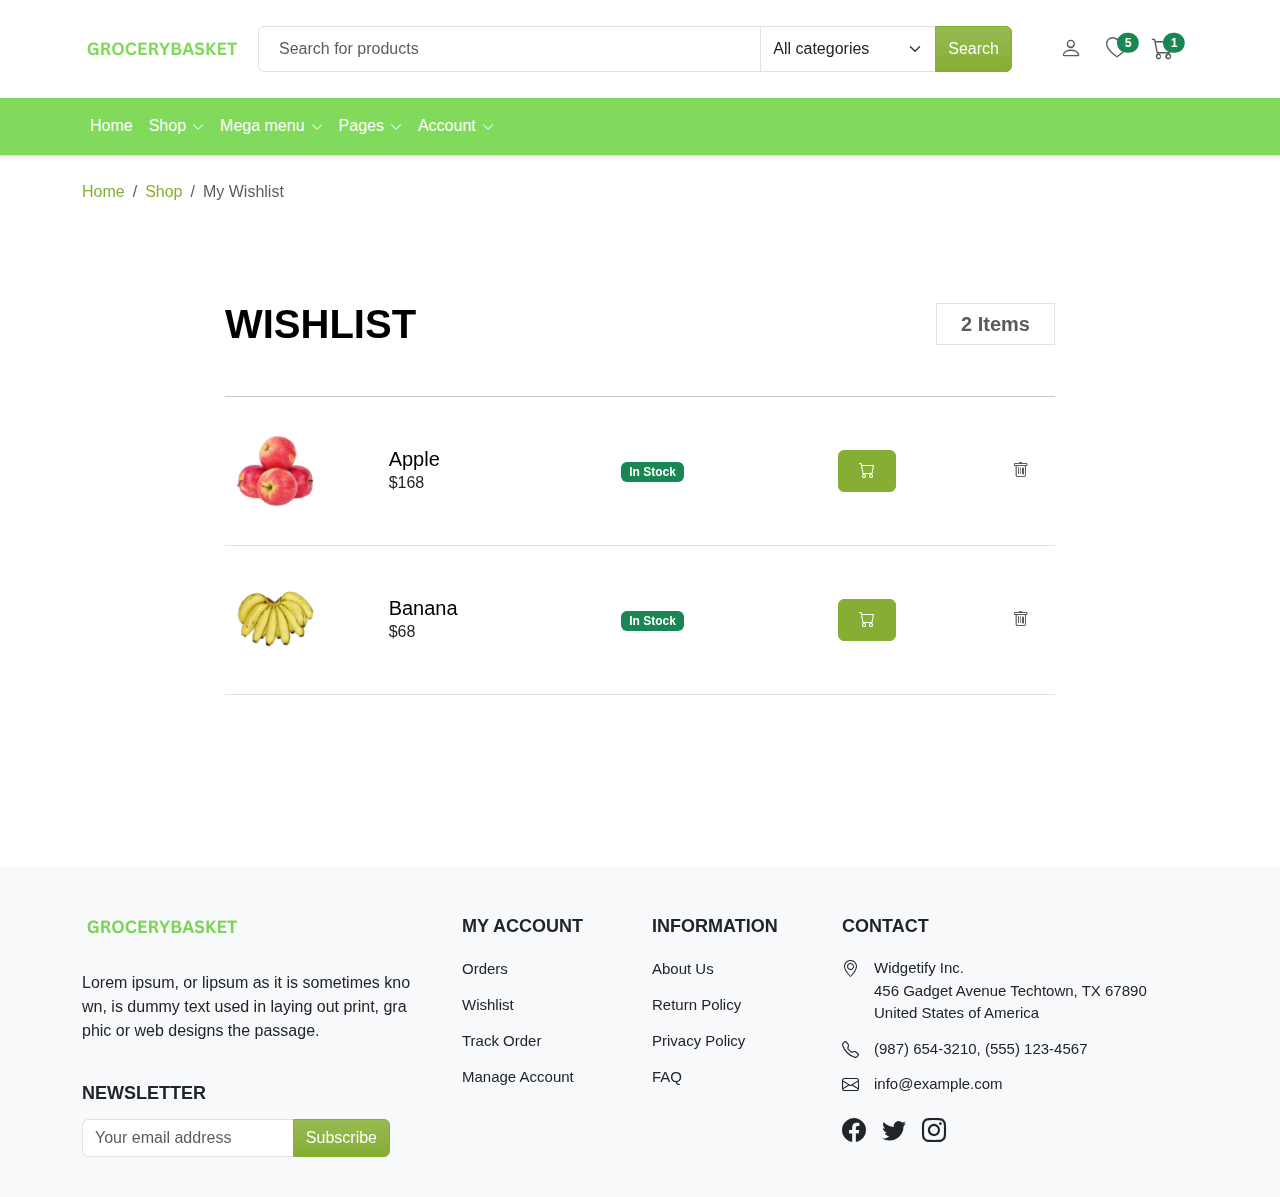
<file: wishlist.html>
<!DOCTYPE html>
<html lang="en">
<head>
    <meta charset="UTF-8">
    <meta name="viewport" content="width=device-width, initial-scale=1.0">
    <title>Wishlist | GroceryBasket eCommerce</title>
    <meta name="description" content="" />
    <link rel="icon" type="image/x-icon" href="./assets/images/favicon.ico">
    <link rel="stylesheet" href="./assets/css/bootstrap.min.css">
    <link rel="stylesheet" href="./assets/font/bootstrap-icons-1.11.3/font/bootstrap-icons.min.css">
    <link rel="stylesheet" href="./assets/plugin/nice-select/nice-select.css">
    <link rel="stylesheet" href="./assets/plugin/OwlCarousel2-2.3.4/dist/assets/owl.carousel.min.css">
    <link rel="stylesheet" href="./assets/plugin/OwlCarousel2-2.3.4/dist/assets/owl.theme.default.min.css">
    <link rel="stylesheet" href="./assets/plugin/nouislider/nouislider.min.css">
    <link rel="stylesheet" href="./assets/plugin/slick/slick.css">
    <link rel="stylesheet" href="./assets/css/style.css">
</head>
<body>
     <!-- Header Section Start -->
     <header class="navigation shadow-sm border-bottom">
        <!-- Navbar Sticky -->
        <div class="navbar-sticky">
            <!-- Navbar -->
            <div class="navbar navbar-middle navbar-expand-lg mt-lg-3 ">
                <div class="container">
                    <!-- Logo -->
                    <a class="navbar-brand flex-shrink-0 " href="index.html">
                        <img src="./assets/images/logo.png"  class="logo main-logo" alt="eCommerce HTML Template"></a>
                    <!-- Logo -->
                    <!-- Search -->
                    <div class="input-group d-none d-lg-flex me-5">
                        <input id="searchInput" class="form-control py-10 px-20" type="text" placeholder="Search for products">
                        <select id="searchSelect" class="form-select flex-shrink-0" style="max-width: 11rem;">
                            <option>All categories</option>
                            <option>Fruits & Vegetables</option>
                            <option>Cuts & Sprouts</option>
                            <option>Exotic Fruits</option>
                            <option>Flower Bouquets</option>
                            <option>Fresh Fruits</option>
                            <option>Herbs & Seasonings</option>
                            <option>Organic Fruits</option>
                            <option>Fresh Vegetables</option>
                        </select>
                        <button type="button" class="btn btn-primary bg-gradient d-none d-lg-block">Search</button>
                    </div>
                    <!-- Search -->
                    <!-- Navbar Actions -->
                
                    <div class="list-inline  d-flex">
                        <div class="list-inline-item me-4">
                            <a href="login.html" class="text-muted">
                                <i class="bi bi-person"></i>
                            </a>
                        </div>
                        <div class="list-inline-item me-4">
                            <a href="wishlist.html" class="text-muted position-relative">
                                <i class="bi bi-heart"></i>
                                <span
                                    class="position-absolute top-0 start-100 translate-middle badge rounded-pill bg-success">
                                    5
                                    <span class="visually-hidden">unread messages</span>
                                </span>
                            </a>
                        </div>
                        <div class="list-inline-item me-4">
                            <a class="text-muted position-relative" href="cart.html">
                                <i class="bi bi-cart"></i>
                                <span
                                    class="position-absolute top-0 start-100 translate-middle badge rounded-pill bg-success">
                                    1
                                    <span class="visually-hidden">unread messages</span>
                                </span>
                            </a>
                        </div>
                        <div class="list-inline-item d-inline-block d-lg-none">
                            <button class="navbar-toggler border-0 collapsed" type="button" data-bs-toggle="offcanvas"
                                data-bs-target="#navbar-default" aria-controls="navbar-default"
                                aria-label="Toggle navigation">
                                <i class="bi bi-text-indent-left"></i>
                        </div>
                    </div>
                    <!-- Navbar Actions -->
                </div>
            </div>
            <!-- Navbar -->
            <!-- Navs -->
            <nav class="navbar navbar-expand-lg navbar-light navbar-default py-lg-2 py-md-0 py-0 py-sm-0  bg-color mt-lg-3" aria-label="Offcanvas navbar large">
                <div class="container">
                    <div class="offcanvas offcanvas-start" tabindex="-1" id="navbar-default" aria-labelledby="navbar-defaultLabel">
                        <div class="offcanvas-header pb-1">
                            <a href="index.html"><img src="./assets/images/logo.png" class="logo" alt="eCommerce HTML Template"></a>
                            <button type="button" class="btn-close" data-bs-dismiss="offcanvas" aria-label="Close"></button>
                        </div>
                        <div class="offcanvas-body">
                            <div class="d-block d-lg-none mb-4">
                                <div class="input-group  me-5">
                                    <input id="searchInput" class="form-control py-10 px-20" type="text" placeholder="Search for products">
                                    <select id="searchSelect" class="form-select flex-shrink-0" style="max-width: 11rem;">
                                        <option>All categories</option>
                                        <option>Fruits & Vegetables</option>
                                        <option>Notebooks</option>
                                        <option>Smartphones</option>
                                        <option>TV, Monitors</option>
                                        <option>Cameras</option>
                                        <option>Headphones</option>
                                        <option>Headsets</option>
                                        <option>Printers</option>
                                        <option>Consoles</option>
                                        <option>Games</option>
                                        <option>Storage</option>
                                    </select>
                                    <button type="button" class="btn btn-primary bg-gradient">Search</button>
                                </div>
                            </div>
                            <div>
                                <ul class="navbar-nav align-items-center">
                                    <li class="nav-item dropdown w-100 w-lg-auto">
                                        <a class="nav-link" href="index.html">Home</a>
                                    </li>
                                    <li class="nav-item dropdown w-100 w-lg-auto">
                                        <a class="nav-link dropdown-toggle" href="#" role="button" data-bs-toggle="dropdown" aria-expanded="false">Shop</a>
                                        <ul class="dropdown-menu">
                                            <li><a class="dropdown-item" href="shop.html">Shop Page - Filter</a></li>
                                            <li><a class="dropdown-item" href="shop-single.html">Shop Single</a></li>
                                            <li><a class="dropdown-item" href="wishlist.html">Shop Wishlist</a></li>
                                            <li><a class="dropdown-item" href="cart.html">Shop Cart</a></li>
                                            <li><a class="dropdown-item" href="checkout.html">Shop Checkout</a></li>
                                        </ul>
                                    </li>
                                    <li class="nav-item dropdown w-100 w-lg-auto dropdown-fullwidth">
                                        <a class="nav-link dropdown-toggle" href="#" role="button" data-bs-toggle="dropdown" aria-expanded="false">Mega menu</a>
                                        <div class="dropdown-menu pb-0">
                                            <div class="row p-2 p-lg-4">
                                                <div class="col-lg-3 col-12 mb-4 mb-lg-0">
                                                    <h6 class="text-primary ps-3">Fruits & Vegetables</h6>
                                                    <a class="dropdown-item" href="#">Cuts & Sprouts</a>
                                                    <a class="dropdown-item" href="#">Exotic Fruits & Veggies</a>
                                                    <a class="dropdown-item" href="#">Flower Bouquets, Bunches</a>
                                                    <a class="dropdown-item" href="#">Fresh Fruits</a>
                                                    <a class="dropdown-item" href="#">Fresh Vegetables</a>
                                                    <a class="dropdown-item" href="#">Herbs & Seasonings</a>
                                                    <a class="dropdown-item" href="#">Organic Fruits</a>
                                                    <a class="dropdown-item" href="#">Organic Vegetables</a>
                                                </div>
                                                <div class="col-lg-3 col-12 mb-4 mb-lg-0">
                                                    <h6 class="text-primary ps-3">Foodgrains, Oil & Masala</h6>
                                                    <a class="dropdown-item" href="#">Atta, Flours & Sooji</a>
                                                    <a class="dropdown-item" href="#">Dals & Pulses</a>
                                                    <a class="dropdown-item" href="#">Dry Fruits</a>
                                                    <a class="dropdown-item" href="#">Edible Oils & Ghee</a>
                                                    <a class="dropdown-item" href="#">Masalas & Spices</a>
                                                    <a class="dropdown-item" href="#">Organic Staples</a>
                                                    <a class="dropdown-item" href="#">Rice & Rice Products</a>
                                                    <a class="dropdown-item" href="#">Salt, Sugar & Jaggery</a>
                                                </div>
                                                <div class="col-lg-3 col-12 mb-4 mb-lg-0">
                                                    <h6 class="text-primary ps-3">Bakery, Cakes & Dairy</h6>
                                                    <a class="dropdown-item" href="#">Appliances & Electricals</a>
                                                    <a class="dropdown-item" href="#">Breads & Buns</a>
                                                    <a class="dropdown-item" href="#">Cakes & Pastries</a>
                                                    <a class="dropdown-item" href="#">Cookies, Rusk & Khari</a>
                                                    <a class="dropdown-item" href="#">Dairy</a>
                                                    <a class="dropdown-item" href="#">Gourmet Breads</a>
                                                    <a class="dropdown-item" href="#">Ice Creams & Desserts</a>
                                                    <a class="dropdown-item" href="#">Non Dairy</a>
                                                </div>
                                                <div class="col-lg-3 col-12 mb-4 mb-lg-0 menu-offer">
                                                    <div class="position-relative shine">
                                                        <img src="./assets/images/category/special-offer.png" class="rounded w-100" alt="eCommerce HTML Template">
                                                        <div class="position-absolute ps-6 mt-8 top-0 p-4">
                                                            <h5 class="mb-0">
                                                                Dont miss this
                                                                <br>
                                                                offer today.
                                                            </h5>
                                                            <a href="#" class="btn btn-cart btn-sm mt-3">Shop Now</a>
                                                        </div>
                                                    </div>
                                                </div>
                                            </div>
                                        </div>
                                    </li>
                                    <li class="nav-item dropdown w-100 w-lg-auto">
                                        <a class="nav-link dropdown-toggle" href="#" role="button" data-bs-toggle="dropdown" aria-expanded="false">Pages</a>
                                        <ul class="dropdown-menu">
                                            <li><a class="dropdown-item" href="blog.html">Blog</a></li>
                                            <li><a class="dropdown-item" href="blog-single.html">Blog Single</a>
                                            </li>
                                            <li><a class="dropdown-item" href="about.html">About us</a></li>
                                            <li><a class="dropdown-item" href="contact.html">Contact</a></li>
                                        </ul>
                                    </li>
                                    <li class="nav-item dropdown w-100 w-lg-auto">
                                        <a class="nav-link dropdown-toggle" href="#" role="button" data-bs-toggle="dropdown" aria-expanded="false">Account</a>
                                            <ul class="dropdown-menu">
                                                <li><a class="dropdown-item" href="login.html">Sign in</a></li>
                                                <li><a class="dropdown-item" href="signup.html">Signup</a></li>
                                                <li><a class="dropdown-item" href="forgot-password.html">Forgot Password</a></li>
                                            </ul>
                                    </li>
                                    
                                </ul>
                            </div>
                        </div>
                    </div>
                </div>
            </nav>
            <!-- Navs -->
        </div>
        <!-- Navbar Sticky -->
    </header>
<!-- Header Section End -->

    <main>
        <!-- section-->
         <div class="product-wishlist">
            <div class="mt-4">
                <div class="container">
                   <!-- row -->
                   <div class="row">
                      <!-- col -->
                      <div class="col-12">
                         <!-- breadcrumb -->
                         <nav aria-label="breadcrumb">
                            <ol class="breadcrumb mb-0">
                               <li class="breadcrumb-item"><a href="#!">Home</a></li>
                               <li class="breadcrumb-item"><a href="#!">Shop</a></li>
                               <li class="breadcrumb-item active" aria-current="page">My Wishlist</li>
                            </ol>
                         </nav>
                      </div>
                   </div>
                </div>
             </div>
             <!-- section -->
             <section class="mt-5 mb-5">
                <div class="container">
                    <div class="row d-flex justify-content-center align-items-center">
                        <div class="col-lg-10">
                            <div class="p-5">
                                <div class="d-flex justify-content-between align-items-center mb-5">
                                    <h1 class="fw-bold mb-0 text-black text-uppercase">Wishlist</h1>
                                    <h5 class="mb-0  fw-bold border py-2 px-4 text-muted">2 Items</h5>
                                </div>
                                <hr class="my-4">
                                <!-- Item -->
                                <div class="mb-4 d-flex justify-content-between align-items-center overflow-x-auto border-bottom pb-4">
                                    <div class="col-md-2 col-lg-2 col-xl-2 col-3 col-sm-3">
                                        <img src="./assets/images/product/Apple-first.png" class="img-fluid rounded-3" width="100" alt="Apple-first">
                                    </div>
                                    <div class="col-md-3 col-lg-3 col-xl-3 col-4 col-sm-4 mx-3">
                                        <p class="text-black mb-0 h5">Apple</p>
                                        <span class="mt-2">$168</span>
                                    </div>
                                    <div class="col-md-3 col-lg-3 col-xl-2 col-3 col-sm-3">
                                        <span class="badge bg-success">In Stock</span>
                                    </div>
                                    <div class="col-md-3 col-lg-2 col-xl-2 offset-lg-1 col-3 col-sm-3">
                                        <a href="cart.html" class="btn btn-md btn-primary py-2 rounded"><span class="bi bi-cart mx-2"></span></a>
                                    </div>
                                    <div class="col-md-1 col-lg-1 col-xl-1 text-center col-1 col-sm-1">
                                        <a href="#" class="text-muted" data-bs-toggle="tooltip" data-bs-placement="top" aria-label="Delete" data-bs-original-title="Delete">
                                            <i class="bi bi-trash"></i>
                                         </a>
                                    </div>
                                </div>
                                <!-- Item -->
                                <div class="mb-4 d-flex justify-content-between align-items-center overflow-x-auto border-bottom pb-4">
                                    <div class="col-md-2 col-lg-2 col-xl-2 col-3 col-sm-3">
                                        <img src="./assets/images/product/banana-first.png" class="img-fluid rounded-3" width="100" alt="banana-first">
                                    </div>
                                    <div class="col-md-3 col-lg-3 col-xl-3 col-4 col-sm-4 mx-3">
                                        <p class="text-black mb-0 h5">Banana</p>
                                        <span class="mt-2">$68</span>
                                    </div>
                                    <div class="col-md-3 col-lg-3 col-xl-2 col-3 col-sm-3">
                                        <span class="badge bg-success">In Stock</span>
                                    </div>
                                    <div class="col-md-3 col-lg-2 col-xl-2 offset-lg-1 col-3 col-sm-3">
                                        <a href="cart.html" class="btn btn-md btn-primary py-2 rounded"><span class="bi bi-cart mx-2"></span></a>
                                    </div>
                                    <div class="col-md-1 col-lg-1 col-xl-1 text-center col-1 col-sm-1">
                                        <a href="#" class="text-muted" data-bs-toggle="tooltip" data-bs-placement="top" aria-label="Delete" data-bs-original-title="Delete">
                                            <i class="bi bi-trash"></i>
                                         </a>
                                    </div>
                                </div>
                                
                            </div>
                        </div>
                    </div>
                </div>
             </section>
         </div>
     </main>
   
     <!-- Footer Section -->
     <footer class="mt-100">
        <div class="container">
            <div class="row">
                <div class="col-lg-4 mb-4 mb-md-0">
                    <div class="row">
                        <div class="col-12 col-md-6 col-lg-12">
                            <div class="footer_logo">
                                <img loading="lazy" src="./assets/images/logo.png" class="logo" alt="easy shop">
                            </div>
                            <div class="mt-4">
                                <p>Lorem ipsum, or lipsum as it is sometimes kno wn, is dummy text used in laying out print, gra phic or web designs the passage.</p>
                            </div>
                        </div>
                        <div class="col-12 col-md-6 col-lg-12">
                            <div class="footer_newsletter pe-lg-5">
                                <h4 class="text-uppercase">Newsletter</h4>
                                <div class="input-group">
                                    <input id="searchInput" class="form-control w-50" type="text" placeholder="Your email address">
                                    <button type="button" class="btn btn-primary bg-gradient">Subscribe</button>
                                </div>
                            </div>
                        </div>
                    </div>
                </div>
                <div class="col-lg-4 mb-3 mb-md-0">
                    <div class="row">
                        <div class="col-6">
                            <div class="footer_menu">
                                <h4 class="footer_title">My Account</h4>
                                <ul class="m-0 p-0 list-unstyled">
                                    <li><a href="#">Orders</a></li>
                                    <li><a href="#">Wishlist</a></li>
                                    <li><a href="#">Track Order</a></li>
                                    <li><a href="#">Manage Account</a></li>
                                </ul>
                               
                            </div>
                        </div>
                        <div class="col-6">
                            <div class="footer_menu">
                                <h4 class="footer_title">Information</h4>
                                <ul class="m-0 p-0 list-unstyled">
                                    <li><a href="#">About Us</a></li>
                                    <li><a href="#">Return Policy</a></li>
                                    <li><a href="#">Privacy Policy</a></li>
                                    <li><a href="#">FAQ</a></li>
                                </ul>

                                
                            </div>
                        </div>
                    </div>
                </div>
                <div class="col-lg-4">
                    <div class="footer_download">
                        <div class="row">
                            <div class="col-lg-6 col-lg-12">
                                <h4 class="footer_title">Contact</h4>
                                <div class="footer_contact">
                                    <p>
                                        <span class="icn"><i class="bi bi-geo-alt"></i></span>
                                        Widgetify Inc. <br>
                                        456 Gadget Avenue 
                                        Techtown, TX 67890 <br>
                                        United States of America
                                    </p>
                                    <p class="phn">
                                        <span class="icn"><i class="bi bi-telephone"></i></span>
                                        (987) 654-3210, (555) 123-4567
                                    </p>
                                    <p class="eml">
                                        <span class="icn"><i class="bi bi-envelope"></i></span>
                                        info@example.com
                                    </p>
                                </div>
                            </div>
                            <div class="footer_social col-lg-6 col-lg-12">
                                <div class="footer_icon d-flex mt-1">
                                    <a href="#" class="facebook pe-3"><i class="bi bi-facebook"></i></a>
                                    <a href="#" class="twitter pe-3"><i class="bi bi-twitter"></i></a>
                                    <a href="#" class="instagram pe-3"><i class="bi bi-instagram"></i></a>
                                </div>
                            </div>
                        </div>
                    </div>
                </div>
            </div>
        </div>
    </footer>
    <!-- End Footer Section -->
    <script src="./assets/js/jquery-3.6.0.min.js"></script>
    <script src="./assets/js/bootstrap.bundle.min.js"></script>
    <script src="./assets/js/jquery.ez-plus.js"></script>
    <script src="./assets/plugin/nice-select/jquery.nice-select.min.js"></script>
    <script src="./assets/plugin/OwlCarousel2-2.3.4/dist/owl.carousel.min.js"></script>
    <script src="./assets/plugin/nouislider/nouislider.min.js"></script>
    <script src="./assets/plugin/slick/slick.min.js"></script>
    <script src="./assets/js/timer.js"></script>
    <script src="./assets/js/main.js"></script>
</body>
</html>
</file>
<file: assets/plugin/nice-select/nice-select.css>
.nice-select {
  -webkit-tap-highlight-color: transparent;
  background-color: #fff;
  border-radius: 5px;
  border: solid 1px #e8e8e8;
  box-sizing: border-box;
  clear: both;
  cursor: pointer;
  display: block;
  float: left;
  font-family: inherit;
  font-size: 14px;
  font-weight: normal;
  height: 42px;
  line-height: 40px;
  outline: none;
  padding-left: 18px;
  padding-right: 30px;
  position: relative;
  text-align: left !important;
  -webkit-transition: all 0.2s ease-in-out;
  transition: all 0.2s ease-in-out;
  -webkit-user-select: none;
     -moz-user-select: none;
      -ms-user-select: none;
          user-select: none;
  white-space: nowrap;
  width: auto; }
  .nice-select:hover {
    border-color: #dbdbdb; }
  .nice-select:active, .nice-select.open, .nice-select:focus {
    border-color: #999; }
  .nice-select:after {
    border-bottom: 2px solid #999;
    border-right: 2px solid #999;
    content: '';
    display: block;
    height: 5px;
    margin-top: -4px;
    pointer-events: none;
    position: absolute;
    right: 12px;
    top: 50%;
    -webkit-transform-origin: 66% 66%;
        -ms-transform-origin: 66% 66%;
            transform-origin: 66% 66%;
    -webkit-transform: rotate(45deg);
        -ms-transform: rotate(45deg);
            transform: rotate(45deg);
    -webkit-transition: all 0.15s ease-in-out;
    transition: all 0.15s ease-in-out;
    width: 5px; }
  .nice-select.open:after {
    -webkit-transform: rotate(-135deg);
        -ms-transform: rotate(-135deg);
            transform: rotate(-135deg); }
  .nice-select.open .list {
    opacity: 1;
    pointer-events: auto;
    -webkit-transform: scale(1) translateY(0);
        -ms-transform: scale(1) translateY(0);
            transform: scale(1) translateY(0); }
  .nice-select.disabled {
    border-color: #ededed;
    color: #999;
    pointer-events: none; }
    .nice-select.disabled:after {
      border-color: #cccccc; }
  .nice-select.wide {
    width: 100%; }
    .nice-select.wide .list {
      left: 0 !important;
      right: 0 !important; }
  .nice-select.right {
    float: right; }
    .nice-select.right .list {
      left: auto;
      right: 0; }
  .nice-select.small {
    font-size: 12px;
    height: 36px;
    line-height: 34px; }
    .nice-select.small:after {
      height: 4px;
      width: 4px; }
    .nice-select.small .option {
      line-height: 34px;
      min-height: 34px; }
  .nice-select .list {
    background-color: #fff;
    border-radius: 5px;
    box-shadow: 0 0 0 1px rgba(68, 68, 68, 0.11);
    box-sizing: border-box;
    margin-top: 4px;
    opacity: 0;
    overflow: hidden;
    padding: 0;
    pointer-events: none;
    position: absolute;
    top: 100%;
    left: 0;
    -webkit-transform-origin: 50% 0;
        -ms-transform-origin: 50% 0;
            transform-origin: 50% 0;
    -webkit-transform: scale(0.75) translateY(-21px);
        -ms-transform: scale(0.75) translateY(-21px);
            transform: scale(0.75) translateY(-21px);
    -webkit-transition: all 0.2s cubic-bezier(0.5, 0, 0, 1.25), opacity 0.15s ease-out;
    transition: all 0.2s cubic-bezier(0.5, 0, 0, 1.25), opacity 0.15s ease-out;
    z-index: 9; }
    .nice-select .list:hover .option:not(:hover) {
      background-color: transparent !important; }
  .nice-select .option {
    cursor: pointer;
    font-weight: 400;
    line-height: 40px;
    list-style: none;
    min-height: 40px;
    outline: none;
    padding-left: 18px;
    padding-right: 29px;
    text-align: left;
    -webkit-transition: all 0.2s;
    transition: all 0.2s; }
    .nice-select .option:hover, .nice-select .option.focus, .nice-select .option.selected.focus {
      background-color: #f6f6f6; }
    .nice-select .option.selected {
      font-weight: bold; }
    .nice-select .option.disabled {
      background-color: transparent;
      color: #999;
      cursor: default; }

.no-csspointerevents .nice-select .list {
  display: none; }

.no-csspointerevents .nice-select.open .list {
  display: block; }
</file>
<file: assets/css/style.css>
:root {
    --body-font-family: Montserrat, var(--fallback-font);
    --heading-font-family: Montserrat;
    --primary-nav-font-family: Montserrat, var(--fallback-font);
    --fallback-font: sans-serif;
    --text-color: #86AE34;;
    --text-active-color: #86AE34;;
    --disable-text-color: #555555;
    --btn-color: #fff;
    --btn-bg: #86AE34;;
    --btn-border-color: #86AE34;; 
    --btn-hover-color: #fff;
    --btn-hover-bg: #333333;
    --btn-hover-border-color: #86AE34;; 
    --btn-active-color: #fff;
    --btn-active-bg: #86AE34;;
    --global-gray-400: #e6e6e6;
    --global-gray-500: #aaaaaa;
    --heading-font: Futura, sans-serif;
    --section-bg-1: #ebebeb;
}



body{
  font-family: var(--body-font-family)
}



a, a:hover {
  text-decoration: none;
}

.mt-50 {
  margin-top: 50px;
}

.mt-100 {
  margin-top: 100px;
}

.py-10 {
  padding-top: 10px !important;
  padding-bottom: 10px !important;
}
.px-20 {
  padding-left:  20px !important;
  padding-right: 20px !important;
}

textarea:focus, select:focus,
input:focus{   
  border-color: var(--btn-bg) !important;
  box-shadow: 0 0 0 1px var(--btn-bg) !important;
}

input:checked {
  background-color: var(--btn-bg) !important;
  border-color: var(--btn-bg) !important;
}

.btn-primary {
   background-color: var(--btn-bg) !important;
   border-color: var(--btn-border-color) !important;
}

.text-primary {
   color: var(--text-color) !important;
}


.logo {
  mix-blend-mode:multiply;
 }

.offcanvas.offcanvas-start {
  width: 560px;
}

.list-inline-item i{
   font-size: 22px;
}
.bi-text-indent-left {
  font-size: 30px !important;
}

@media (max-width: 990px) { 
  header .bg-light {
      background-color: transparent !important;
  }
}

@media (min-width: 1200px) {
  .navbar-default .dropdown-menu {
    display: block;
    opacity: 0;
    transform: translateY(20px);
    transition: all 0.3s ease-in;
    visibility: hidden;
  }

  .navbar-default .dropdown-menu-end {
    left: auto;
    right: 0;
  }

  .navbar-default .dropdown-menu-start {
    left: 0;
    right: auto;
  }

  .navbar-default .dropdown:hover > .dropdown-menu {
    opacity: 1;
    transform: scaleY(1);
    visibility: visible;
  }

  .navbar .dropdown-fullwidth {
    position: static;
  }

  .navbar .dropdown-fullwidth .dropdown-menu {
    left: 0;
    margin: 1.25rem auto;
    max-width: 1320px;
    padding: 1rem 0;
    right: 0;
    top: 30px;
  }
}

.breadcrumb-item a {
  color: var(--text-color) !important;
}
.navbar-default .dropdown-menu,
.navbar-default .card {
  box-shadow: 0 0 2px rgba(145, 158, 171, 0.2),
    0 12px 24px -4px rgba(145, 158, 171, 0.12);
  padding: 8px !important;
  border: none;
  border-radius: 0.5rem;
}

.navbar-default .card .dropdown-item {
  padding: 5px 15px;
}

.navbar-default .card .dropdown-item:focus,
.navbar-default .card .dropdown-item:hover {
  background-color: #f8f9fa !important;
  border-radius: 4px;
}

.bg-color {
  background-color: #81DA5B !important;
}


@media (min-width: 992px) {
  header .nav-item .nav-link {
    color: #fff !important;
  }
}

@media (max-width: 420px) {
  .main-logo  {
    width: 100px !important;
  }
}

@media (max-width: 992px) {
  .navbar .navbar-nav .nav-item .nav-link {
    border-bottom: 1px solid #ecf0ef;
  }
  .dropdown-toggle:after {
    float: right;
  }

  

}

.dropdown-toggle:after {
  background-repeat: no-repeat;
  background-size: 0.625rem 0.625rem;
  border: none;
  content: "\f282";
  font-family: bootstrap-icons !important;
  vertical-align: middle;
  margin-left: 0.375rem;
  line-height: 2;
  font-size: 12px;
}

.menu-offer .btn-cart {
  background-color: var(--btn-bg) !important;
  border-color: transparent !important;
  color: var(--btn-color) !important;
  transition: 0.5s ease;
  font-weight: 500;
}

.shine {
  position: relative;
  overflow: hidden;
}
.shine::before {
  background: linear-gradient(to right, rgba(255, 255, 255, 0) 0%, rgba(255, 255, 255, 0.3) 100%);
  content: "";
  display: block;
  height: 100%;
  left: -75%;
  position: absolute;
  top: 0;
  transform: skewX(-25deg);
  width: 50%;
  z-index: 2;
}
.shine:hover::before, .shine:focus::before {
  -webkit-animation: shine 0.85s;
          animation: shine 0.85s;
}
@-webkit-keyframes shine {
  100% {
    left: 125%;
  }
}
@keyframes shine {
  100% {
    left: 125%;
  }
}


/* OwlCarousel Custom Style  */

.owl-prev, .owl-next {opacity: 0 !important;}

.owl-carousel:hover .owl-prev {opacity: 1 !important;}
.owl-carousel:hover .owl-next {opacity: 1 !important;}

/* Banner Section */

.banner-slider .owl-nav .owl-prev {
  background-color: #fff !important;
  box-shadow: rgba(60, 64, 67, 0.3) 0 1px 2px 0,
    rgba(60, 64, 67, 0.15) 0 2px 6px 2px;
  position: absolute;
  top: 45%;
  left: 10px;
  width: 45px;
  height: 45px;
  border-radius: 100%;
  outline: none;
  font-size: 25px !important;
  transition: 0.5s ease;
}


.banner-slider .owl-nav .owl-next {
  background-color: #fff !important;
  box-shadow: rgba(60, 64, 67, 0.3) 0 1px 2px 0,
    rgba(60, 64, 67, 0.15) 0 2px 6px 2px;
  position: absolute;
  top: 45%;
  right: 9px;
  width: 45px;
  height: 45px;
  border-radius: 100%;
  outline: none;
  font-size: 25px !important;
  transition: 0.5s ease;
}




/* Category Section */

.category-container {
  padding: 30px 40px;
}

.category-list .category-slider{
   margin: auto;
  text-align: center;
}

.category-list .category-slider .item {
  display: flex;
  justify-content: center;
  align-items: center;
}

.category-list .category-slider .item:hover .category-title {
  color: var(--text-color) !important;

}



.category-list .category-slider .item img {
  width: 100px;
  height: 100px;
  border: 1px solid #f0f0f0;
  border-radius: 50%;
  overflow: hidden;
  transition: all 0.3s ease;
}

.category-list .category-slider .item img:hover {
  transform: scale(1.1);
}

.category-container .category-title {
  color: #222222;
  font-size: 16px;
  letter-spacing: 0.4px;
  text-transform: capitalize;
  padding: 10px 0 0 0;
}

.category-slider .owl-nav .owl-prev {
  background-color: #fff !important;
  box-shadow: rgba(60, 64, 67, 0.3) 0 1px 2px 0,
    rgba(60, 64, 67, 0.15) 0 2px 6px 2px;
  position: absolute;
  top: 30%;
  left: -30px;
  width: 45px;
  height: 45px;
  border-radius: 100%;
  outline: none;
  font-size: 25px !important;
  transition: 0.5s ease;
}

.category-slider .owl-nav .owl-next {
  background-color: #fff !important;
  box-shadow: rgba(60, 64, 67, 0.3) 0 1px 2px 0,
    rgba(60, 64, 67, 0.15) 0 2px 6px 2px;
  position: absolute;
  top: 30%;
  right: -30px;
  width: 45px;
  height: 45px;
  border-radius: 100%;
  outline: none;
  font-size: 25px !important;
  transition: 0.5s ease;
}

/* product Section */

.product a {
  text-decoration: none;
  color: #131921;
  transition: all 0.3s ease;
}

.product a:hover {
  color: var(--text-color);
}

.product-card {
  position: relative;
  background-color: #fff;
  border-radius: 4px;
  overflow: hidden;
}

.product-footer {
  transition: 0.5s ease;
  width: 100%;
}


.product-card:hover {
  transition: 0.5s ease;
  box-shadow: 0 2px 10px rgba(0, 0, 0, 0.1);
}


.product-card .icons {
  position: absolute;
  top: 15px;
  right: 8px;
  opacity: 0;
  transition: opacity 0.3s ease-in-out;
}
.product-card:hover .icons {
  opacity: 1;
}

.product .product-card .icons a {
  display: block;
  margin: 0 5px;
  color: #ddd;
  background-color: #000;
  padding: 5px 10px;
  border-radius: 4px;
  margin-top: 10px;
  position: relative;
  right: -50px;
  transition: right 0.5s ease;
}

.product-card:hover .icons a {
  right: 0;
}

.product-card .icons a:nth-child(1) {
  margin-top: 0px;
  transition-delay: 0.2s;
}

.product-card .icons a:nth-child(2) {
  transition-delay: 0.4s;
}

.product-card .icons a:nth-child(3) {
  transition-delay: 0.6s;
}

.product-card .icons a:hover {
  transition: 0.5s ease;
  color: #fff;
  background-color: var(--btn-bg) !important;
}
.product-card .discount-badge {
  position: absolute;
  top: 15px;
  left: 15px;
  padding: 5px 10px;
  background-color: #f00;
  color: #fff;
  border-radius: 3px;
  transform: translateX(-20px);
  opacity: 0;
  transition: transform 0.3s ease-in-out, opacity 0.3s ease-in-out;
}
.product-card:hover .discount-badge {
  transform: translateX(0);
  opacity: 1;
}

#dealtimer {
  color: var(--btn-bg) !important;
}

.product h5 {
  font-size: 16px;
  white-space: nowrap;
  text-overflow: ellipsis;
  overflow: hidden;
}
.product .product-card .sell-price {
  color: var(--text-color);
  font-weight: 600;
}
.product .section-title {
  font-size: 30px;
  font-weight: 700;
  line-height: 40px;
}
.product .product-card .btn-cart {
  background-color: var(--btn-bg) !important;
  border-color: transparent !important;
  color: var(--btn-color) !important;
  transition: 0.5s ease;
  font-weight: 500;
}

.product .product-card .btn-cart:hover {
  background-color: var(--btn-hover-bg) !important;
  border-color: transparent !important;
  color: var(--btn-hover-color) !important;
}

.product .nav .nav-link {
  color: #000 !important;
}
.product .nav .nav-item .active {
  color: var(--text-active-color) !important;
  background-color: transparent !important;
}

.product .product-card a {
  display: flex;
  justify-content: flex-center;
  align-items: center;
}

.product .product-card .image-first {
	opacity: 1;
	-moz-opacity: 1; 
	-khtml-opacity: 1;
	-webkit-opacity: 1;
    transition: all 500ms ease-in-out 0s;
	-webkit-transition: all 500ms ease-in-out 0s;
	-moz-transition: all 500ms ease-in-out 0s;
	-o-transition: all 500ms ease-in-out 0s;
	-ms-transition: all 500ms ease-in-out 0s;
  overflow: hidden;
  max-width: 210px;
  height: auto;
  margin: 0 auto;
  display: flex;
  justify-content: flex-center;
  align-items: center;
}

.product .product-card .image-second {
  max-width: 210px;
  height: auto;
  margin: 0 auto;
  display: flex;
  justify-content: flex-center;
  align-items: center;
  opacity: 0;
	-moz-opacity: 0;  
	-khtml-opacity: 0;
	-webkit-opacity: 0;
	position: absolute;
    left: 50%;
    transform: translate(-50%);
    top: 0;
    transition: all 500ms ease-in-out 0s;
	-webkit-transition: all 500ms ease-in-out 0s;
	-moz-transition: all 500ms ease-in-out 0s;
	-o-transition: all 500ms ease-in-out 0s;
	-ms-transition: all 500ms ease-in-out 0s;
  overflow: hidden;
  visibility: hidden;
}

.product .product-card:hover .image-first {
	opacity: 0;
	-moz-opacity: 0;  
	-khtml-opacity: 0; 
	-webkit-opacity: 0; 
  visibility: hidden;
}

.product .product-card:hover .image-second {
	opacity: 1;
	-moz-opacity: 1;  
	-khtml-opacity: 1; 
	-webkit-opacity: 1;
  visibility: visible;
}


.product-slider .owl-nav .owl-prev {
  background-color: #fff !important;
  box-shadow: rgba(0, 0, 0, 0.02) 0px 1px 3px 0px, rgba(27, 31, 35, 0.15) 0px 0px 0px 1px;
  position: absolute;
  top: 30%;
  left: -45px;
  width: 45px;
  height: 45px;
  border-radius: 100%;
  outline: none;
  font-size: 25px !important;
  transition: 0.5s ease;
}



.product-slider .owl-nav .owl-next {
  background-color: #fff !important;
  box-shadow: rgba(0, 0, 0, 0.02) 0px 1px 3px 0px, rgba(27, 31, 35, 0.15) 0px 0px 0px 1px;
  position: absolute;
  top: 30%;
  right: -45px;
  width: 45px;
  height: 45px;
  border-radius: 100%;
  outline: none;
  font-size: 25px !important;
  transition: 0.5s ease;
}

.product-section-title {
  font-size: 35px;
  text-align: center;
}

/* Section Offer */

.section-offer-container {
  width: 100%;
  height: 400px;
  background-position: center;
  background-repeat: no-repeat;
  background-size: cover;
}


.section-offer-info {
  width: 50%;
  text-align: center;
  padding: 50px 50px;
}

.section-offer .section-offer-info .offer-info-dis {
  font-size: 20px;
  font-weight: 500;
  margin: 0;
  padding: 0;
  color: var(--text-color);
}
.section-offer .section-offer-info .offer-info-title {
  font-size: 45px;
  font-weight: 600;
  line-height: 45px;
  margin-top: 20px;
  padding: 0;
  color: #000;
}

.section-offer .section-offer-info .btn-buy {
  font-weight: 600;
  padding: 10px 30px;
  color: #fff;
  background-color: var(--text-color);
  margin-top: 10px;
  display: inline-block;
}

@media (max-width: 576px) { 
  .section-offer-info {
    width: 100% !important;
  }
  .section-offer .section-offer-info .offer-info-dis {
    font-size: 18px !important;
  }
  .section-offer .section-offer-info .offer-info-title {
    font-size: 35px !important;
  }
}

@media (min-width: 577px) and (max-width: 992px) { 
  .section-offer-info {
    width: 80% !important;
  }
  .section-offer .section-offer-info .offer-info-dis {
    font-size: 20px !important;
  }
  .section-offer .section-offer-info .offer-info-title {
    font-size: 40px !important;
  }
}


/* Blog Section */

.blog-section .img-zoom {
  border-radius: .5rem;
  overflow: hidden
}

.blog-section .img-zoom img {
  transition: transform .5s ease;
}

.blog-section .img-zoom img:hover {
  transform: scale(1.1);
}

.blog-section div.zoom {
  background-position: 50% 50%;
  border-radius: .5rem;
  cursor: zoom-in;
  overflow: hidden;
  position: relative;
  width: 100%
}

.blog-section div.zoom img:hover {
  opacity: 0
}

.blog-section div.zoom img {
  display: block;
  transition: opacity .5s;
  width: 100%
}

.blog-info {
  font-family: var(--heading-font) !important;
  font-size: 14px;
  color: #303030;
}

.blog-section-title {
  font-size: 35px;
  text-align: center;
}

.blog-title a {
  font-family: var(--heading-font) !important;
  font-size: 16px;
  color: #111111;
  font-weight: 600;
  transition: 0.5s ease;
}
.blog-title a:hover {
  color: var(--text-color);
}

.blog-btn {
  font-size: 14px;
  font-weight: 700;
  font-family: var(--heading-font) !important;
  color: #0a85d1;
  transition: 0.5s ease;
}

.blog-btn:hover {
  color: var(--text-color);
}

.blog-slider .owl-nav .owl-prev {
  background-color: #fff !important;
  box-shadow: rgba(0, 0, 0, 0.02) 0px 1px 3px 0px, rgba(27, 31, 35, 0.15) 0px 0px 0px 1px;
  position: absolute;
  top: 30%;
  left: -45px;
  width: 45px;
  height: 45px;
  border-radius: 100%;
  outline: none;
  font-size: 25px !important;
  transition: 0.5s ease;
}



.blog-slider .owl-nav .owl-next {
  background-color: #fff !important;
  box-shadow: rgba(0, 0, 0, 0.02) 0px 1px 3px 0px, rgba(27, 31, 35, 0.15) 0px 0px 0px 1px;
  position: absolute;
  top: 30%;
  right: -45px;
  width: 45px;
  height: 45px;
  border-radius: 100%;
  outline: none;
  font-size: 25px !important;
  transition: 0.5s ease;
}

/* Feature Section */

.feature-item .feature-info h4 {
  margin-bottom: 5px;
  color: #111111;
  font-size: 20px;
  font-weight: 600;
}

.feature-item-8 .feature-info p {
  font-size: 14px;
  color: #111111;
}

.feature-item {
  /* padding: 40px 30px 15px; */
  display: -webkit-box;
  display: -ms-flexbox;
  display: flex;
  -webkit-box-align: center;
  -ms-flex-align: center;
  align-items: center;
}

.feature-item .feature-icon {
  margin-right: 20px;
  font-size: 40px;
  width: 50px;
}


.owl-nav .owl-prev:hover, .owl-nav .owl-next:hover  {
  background-color: var(--btn-bg) !important; 
  color: var(--btn-color) !important;
}

/* Footer Section */

footer {
  background-color: #f8f9fa;
  padding: 40px 0px;
}

.footer_newsletter h4 {
  font-size: 18px;
  color: var(--secondary-color);
  margin-top: 24px;
  margin-bottom: 15px;
  text-transform: uppercase;
  font-weight: 600;
}

.footer_title {
  color: var(--secondary-color);
  font-size: 18px;
  font-weight: 600;
  margin-bottom: 20px;
  margin-top: 9px;
  text-transform: uppercase;
}

.footer_menu a {
  color: var(--secondary-color);
  font-size: 15px;
  display: block;
  text-decoration: none;
  line-height: 24px;
  margin-bottom: 12px;
}

.footer_contact .icn {
  position: absolute;
  left: 0;
  top: 0;
  font-size: 17px;
}

.footer_contact p {
  margin: 0;
  font-size: 15px;
  line-height: 1.5;
  color: var(--secondary-color);
  position: relative;
  padding-left: 32px;
  margin-bottom: 13px;
}


.footer_icon a {
  color: var(--secondary-color);
  font-size: 24px;
}


/* Login Section */

.login-section .item {
  border: 1px solid#e9e7e7;
  padding: 32px 39px 20px;
  height: 100%;
}

.login-section .item  h2, .login-section .item  h1 {
  font-size: 20px;
  line-height: 30px;
  padding: 0 0 14px 0;
  font-weight: 500;
  text-transform: uppercase;
}

.login-section .item p{
  font-size: 14px;
  line-height: 22px;
  color: #777777;
}

.login-section ::placeholder, .contact-section ::placeholder, .comment-form ::placeholder {
      font-size: 13.5px; 
}

.icon {
  font-size: 40px;
  color: var(--text-color);
}

/* pagination */

.pagination .page-item .page-link {
  border-radius: 8px;
  color: #001e2b;
}

.pagination .active>.page-link, .pagination .page-link.active {
  background-color: var(--btn-bg);
  border-color: var(--btn-bg);
  color: #fff;
  z-index: 3;
}


/* blog single section */
.blog-single-desc a {
  font-size: 35px;
  font-weight: 600;
  text-decoration: none;
  color: #111111;
}

.blog-single-img img {
  border-radius: 20px;
}

.clear-both {
  clear: both;
}

.tag-option a {
  text-decoration: none;
  padding: 10px 18px;
  font-size: 14px;
  border-radius: 4px;
  color: #000;
  font-weight: 600;
  background-color: #e6e6e6;
  transition: 0.5s ease;
}

.tag-option a:hover {
  color: #fff;
  background-color: var(--btn-bg);
}

.comment-thumb img {
  width: 100px;
  height: 100px;
  border-radius: 100%;
}

.comment-info h5 {
  color: #252b61;
  font-weight: 600;
  font-size: 20px;
}

.comment-info span {
  color: #000;
  font-weight: 400;
  font-size: 14px;
}

.comment-meta a {
  color: #000;
  text-decoration: none;
  font-size: 14px;
}

.blog-single-share p {
  font-size: 18px;
  font-weight: 600;
}

.share-link a {
  color: var(--btn-bg);
}


blockquote {
  font-size: 28px;
  font-family: var(--heading-font);
  line-height: 40px;
  font-weight: 700;
  background-color: var(--section-bg-1);
  padding: 60px 50px 60px 60px;
  margin: 50px 0;
  font-style: normal;
  border-left: 0;
  position: relative;
  z-index: 1;
  border-radius: 20px;
}

.quote {
  font-size: 20px;
  line-height: 1.4;
  font-style: italic;
}

.quote-icon {
  margin-bottom: 10px;
  color: #fff;
}


.date-comm {
  margin-bottom: 10px;
  font-size: 13px;
  font-weight: 700;
  color: var(--btn-bg);
}


/* About Us */

.about-img {
  width: 100%;
  height: auto;
  border-radius: 4px;
  background-size: cover;
  background-repeat: no-repeat;
}

.about-short-des p {
  font-size: 18px;
  font-weight: 400;
  line-height: 1.8;
}

/* cart */

.cart-container .remove-item{
   font-size: 25px;
}

.qty-container button:focus,
.qty-container input:focus{
  outline: none;
  box-shadow: none;
}
.qty-container{
  display: flex;
}
.qty-container .input-qty{
  text-align: center;
  border: 1px solid #d4d4d4;
  max-width: 60px;
  height: 30px;
}
.qty-container .qty-btn-minus,
.qty-container .qty-btn-plus{
  border: none;
  font-size: 20px;
  height: 30px;
  width: 38px;
  transition: 0.3s;
  background-color: var(--btn-bg);
  color: #fff;
}


/* Chrome, Safari, Edge, Opera */
.qty-container input::-webkit-outer-spin-button,
.qty-container input::-webkit-inner-spin-button {
  -webkit-appearance: none;
  margin: 0;
}

/* Firefox */
.qty-container input[type=number] {
  -moz-appearance: textfield;
}


/* Shop single */


@media (min-width: 992px){
  .pe-lg-50 {
    padding-right: 50px;
  }
}



.product-action ul li{
  margin-right: 15px;
}

.product-details .js .slider-single > div:nth-child(1n + 2) {
display: none;
}

.product-details .js .slider-single.slick-initialized > div:nth-child(1n + 2) {
display: block;
}

.product-details .slider-nav .slick-slide {
margin: 30px 8px;
}
.product-details .slider-nav .slick-current {
  border: 2px solid var(--text-color);
  border-radius: 8px;

}
.product-details .product-img img, .product-details .product-img-slider img {
width: 100%;
object-fit: cover;
border-radius: 8px;
}

.product-details .nav-lb-tab .nav-item {
  margin-right: 2rem;
  }
  .product-details .nav-lb-tab {
  border-bottom: 1px solid #dfe2e1;
  }
  .product-details .nav-lb-tab .nav-item .nav-link.active, .product-details .nav-lb-tab .nav-item .nav-link:hover {
  background-color: transparent;
  border-bottom: 2px solid var(--text-color);
  color: var(--text-color);
  }
  
  .product-details .nav-lb-tab .nav-item .nav-link {
  border-bottom: 2px solid transparent;
  border-radius: 0;
  color: #5c6c75;
  font-weight: 500;
  margin-bottom: -1px;
  padding: 16px 0;
  white-space: nowrap;
  }


  .pound-section .pound-custom-radios div {
    display: inline-block;
  }
  .pound-section .pound-custom-radios input[type=radio] {
    display: none;
  }
  
  .pound-section .pound-custom-radios input[type=radio] + label span {
    cursor: pointer;
    color: #9f9f9f;
    user-select: none;
    border: 1px solid #e6e6e6;
    -webkit-tap-highlight-color: rgba(0, 0, 0, 0);
    -webkit-tap-highlight-color: transparent;
    padding: 10px 20px;
    overflow: hidden;
    display: block;
    text-align: center;
    border-radius: 4px;
    margin-right: .4em;
    box-shadow: 0px 0px 5px #e5e5e5;
    transition: all 120ms ease-in-out;
  }
  
  .pound-section .pound-custom-radios input[type=radio]:checked + label span {
    color: #fff;
    background: #0a8741;
  }

  .single-product-list a {
    color: #6a6a6a;
    margin-left: 20px;
    transition: 0.2s;
  }

  .social-share a {
    color: #6a6a6a;
    margin-left: 20px;
    transition: 0.2s;
  }

  .social-share .facebook:hover {
     color: #1b6cbb;
  }

  .social-share .instagram:hover {
    color: #b06418;
 }

 .social-share .twitter:hover {
  color: #15c0ec;
}

.social-share .whatsapp:hover {
  color: #25D366;
}

  .single-product-list a:hover {
    color: var(--text-color);
  }



  /* Shop Page */
  @media (min-width: 992px){
    .shop-section .offcanvas-collapse {
       background-color: transparent;
       bottom: auto!important;
       display: block;
       height: auto!important;
       left: auto!important;
       position: static;
       right: auto!important;
       top: auto!important;
       transform: none!important;
       visibility: visible;
       width: 100%!important;
   } 
   }

   
.noUi-target {
  background-color: #f0f3f2;
  border: none;
  border-radius: .5rem
}

.noUi-horizontal {
  height: 8px
}

.noUi-handle {
  background: #fff;
  border: transparent;
  border-radius: 100%;
  box-shadow: 0 2px 8px rgba(0,0,0,.18);
  cursor: default
}

.noUi-handle:focus {
  outline: none
}

.noUi-horizontal .noUi-handle {
  height: 18px;
  right: -13px;
  top: -6px;
  width: 18px
}

.noUi-handle:after,.noUi-handle:before {
  display: none
}

.noUi-connects {
  border-radius: 6px
}

.noUi-connect {
  background:  var(--btn-bg);
}

.noUi-tooltip {
  background-color: transparent;
  border: none;
  color: #fff;
  height: 30px;
  line-height: 30px;
  padding: 0;
  width: 30px
}


/* Checkout */

.product-checkout h5 {
  background: #f8f8f8;
  padding:  1.3rem 1rem;
  text-transform: none;
  font-size: 18px;
}

.gs_input_area {
  position: relative;
}

.gs_input_area input[type=text], 
.gs_input_area input[type=password], 
.gs_input_area input[type=email], 
.gs_input_area input[type=number], 
.gs_input_area input[type=search] {
  background: #f8f8f8;
  font-size: 1rem;
  padding: 14px 20px;
  width: 100%;
  border: none;
}
   
.gs_input_area input:focus{
outline: none;
box-shadow: none;
}

.input-item i{
  position: absolute;
  right: 15px;
  top: 10px;
  font-size: 22px;
}

.product-checkout .nice-option {
  display: block;
  width: 100%;
  height: 55px;
  line-height: 55px;
  font-weight: 500;
  background: #f8f8f8;
  color: #757575!important;
  outline: none!important;
  border: none;
}

.gs_input_area textarea {
  background: #f8f8f8;
  padding: 14px 20px;
  width: 100%;
  outline: none!important;
  border: none;
}

.product-cart .card .card-header h1, h2 {
  font-size: 16px;
  margin: 0;
  padding: 10px 0px;
}


.p-summary-title, .p-summary-price {
  font-size: 16px;
}

.p-summary-total-title, 
.p-summary-total-price{
  font-size: 18px;
  color: #212121;
  font-weight: 600;
}
.border-t {
  border-top: 1px solid #e5e7eb;
  padding: 14px 22px;
}

#product-img-active img {
  max-width: 400px;
  display: flex;
  justify-content: center;
  align-items: center;
  margin: 0 auto;
}

@media (max-width: 600px) {
  #product-img-active img {
    max-width: 300px;
  }
}
</file>
<file: assets/plugin/nouislider/nouislider.min.css>
.noUi-target,.noUi-target *{-webkit-touch-callout:none;-webkit-tap-highlight-color:transparent;-webkit-user-select:none;-ms-touch-action:none;touch-action:none;-ms-user-select:none;-moz-user-select:none;user-select:none;-moz-box-sizing:border-box;box-sizing:border-box}.noUi-target{position:relative}.noUi-base,.noUi-connects{width:100%;height:100%;position:relative;z-index:1}.noUi-connects{overflow:hidden;z-index:0}.noUi-connect,.noUi-origin{will-change:transform;position:absolute;z-index:1;top:0;right:0;height:100%;width:100%;-ms-transform-origin:0 0;-webkit-transform-origin:0 0;-webkit-transform-style:preserve-3d;transform-origin:0 0;transform-style:flat}.noUi-txt-dir-rtl.noUi-horizontal .noUi-origin{left:0;right:auto}.noUi-vertical .noUi-origin{top:-100%;width:0}.noUi-horizontal .noUi-origin{height:0}.noUi-handle{-webkit-backface-visibility:hidden;backface-visibility:hidden;position:absolute}.noUi-touch-area{height:100%;width:100%}.noUi-state-tap .noUi-connect,.noUi-state-tap .noUi-origin{-webkit-transition:transform .3s;transition:transform .3s}.noUi-state-drag *{cursor:inherit!important}.noUi-horizontal{height:18px}.noUi-horizontal .noUi-handle{width:34px;height:28px;right:-17px;top:-6px}.noUi-vertical{width:18px}.noUi-vertical .noUi-handle{width:28px;height:34px;right:-6px;bottom:-17px}.noUi-txt-dir-rtl.noUi-horizontal .noUi-handle{left:-17px;right:auto}.noUi-target{background:#FAFAFA;border-radius:4px;border:1px solid #D3D3D3;box-shadow:inset 0 1px 1px #F0F0F0,0 3px 6px -5px #BBB}.noUi-connects{border-radius:3px}.noUi-connect{background:#3FB8AF}.noUi-draggable{cursor:ew-resize}.noUi-vertical .noUi-draggable{cursor:ns-resize}.noUi-handle{border:1px solid #D9D9D9;border-radius:3px;background:#FFF;cursor:default;box-shadow:inset 0 0 1px #FFF,inset 0 1px 7px #EBEBEB,0 3px 6px -3px #BBB}.noUi-active{box-shadow:inset 0 0 1px #FFF,inset 0 1px 7px #DDD,0 3px 6px -3px #BBB}.noUi-handle:after,.noUi-handle:before{content:"";display:block;position:absolute;height:14px;width:1px;background:#E8E7E6;left:14px;top:6px}.noUi-handle:after{left:17px}.noUi-vertical .noUi-handle:after,.noUi-vertical .noUi-handle:before{width:14px;height:1px;left:6px;top:14px}.noUi-vertical .noUi-handle:after{top:17px}[disabled] .noUi-connect{background:#B8B8B8}[disabled] .noUi-handle,[disabled].noUi-handle,[disabled].noUi-target{cursor:not-allowed}.noUi-pips,.noUi-pips *{-moz-box-sizing:border-box;box-sizing:border-box}.noUi-pips{position:absolute;color:#999}.noUi-value{position:absolute;white-space:nowrap;text-align:center}.noUi-value-sub{color:#ccc;font-size:10px}.noUi-marker{position:absolute;background:#CCC}.noUi-marker-sub{background:#AAA}.noUi-marker-large{background:#AAA}.noUi-pips-horizontal{padding:10px 0;height:80px;top:100%;left:0;width:100%}.noUi-value-horizontal{-webkit-transform:translate(-50%,50%);transform:translate(-50%,50%)}.noUi-rtl .noUi-value-horizontal{-webkit-transform:translate(50%,50%);transform:translate(50%,50%)}.noUi-marker-horizontal.noUi-marker{margin-left:-1px;width:2px;height:5px}.noUi-marker-horizontal.noUi-marker-sub{height:10px}.noUi-marker-horizontal.noUi-marker-large{height:15px}.noUi-pips-vertical{padding:0 10px;height:100%;top:0;left:100%}.noUi-value-vertical{-webkit-transform:translate(0,-50%);transform:translate(0,-50%);padding-left:25px}.noUi-rtl .noUi-value-vertical{-webkit-transform:translate(0,50%);transform:translate(0,50%)}.noUi-marker-vertical.noUi-marker{width:5px;height:2px;margin-top:-1px}.noUi-marker-vertical.noUi-marker-sub{width:10px}.noUi-marker-vertical.noUi-marker-large{width:15px}.noUi-tooltip{display:block;position:absolute;border:1px solid #D9D9D9;border-radius:3px;background:#fff;color:#000;padding:5px;text-align:center;white-space:nowrap}.noUi-horizontal .noUi-tooltip{-webkit-transform:translate(-50%,0);transform:translate(-50%,0);left:50%;bottom:120%}.noUi-vertical .noUi-tooltip{-webkit-transform:translate(0,-50%);transform:translate(0,-50%);top:50%;right:120%}.noUi-horizontal .noUi-origin>.noUi-tooltip{-webkit-transform:translate(50%,0);transform:translate(50%,0);left:auto;bottom:10px}.noUi-vertical .noUi-origin>.noUi-tooltip{-webkit-transform:translate(0,-18px);transform:translate(0,-18px);top:auto;right:28px}
</file>
